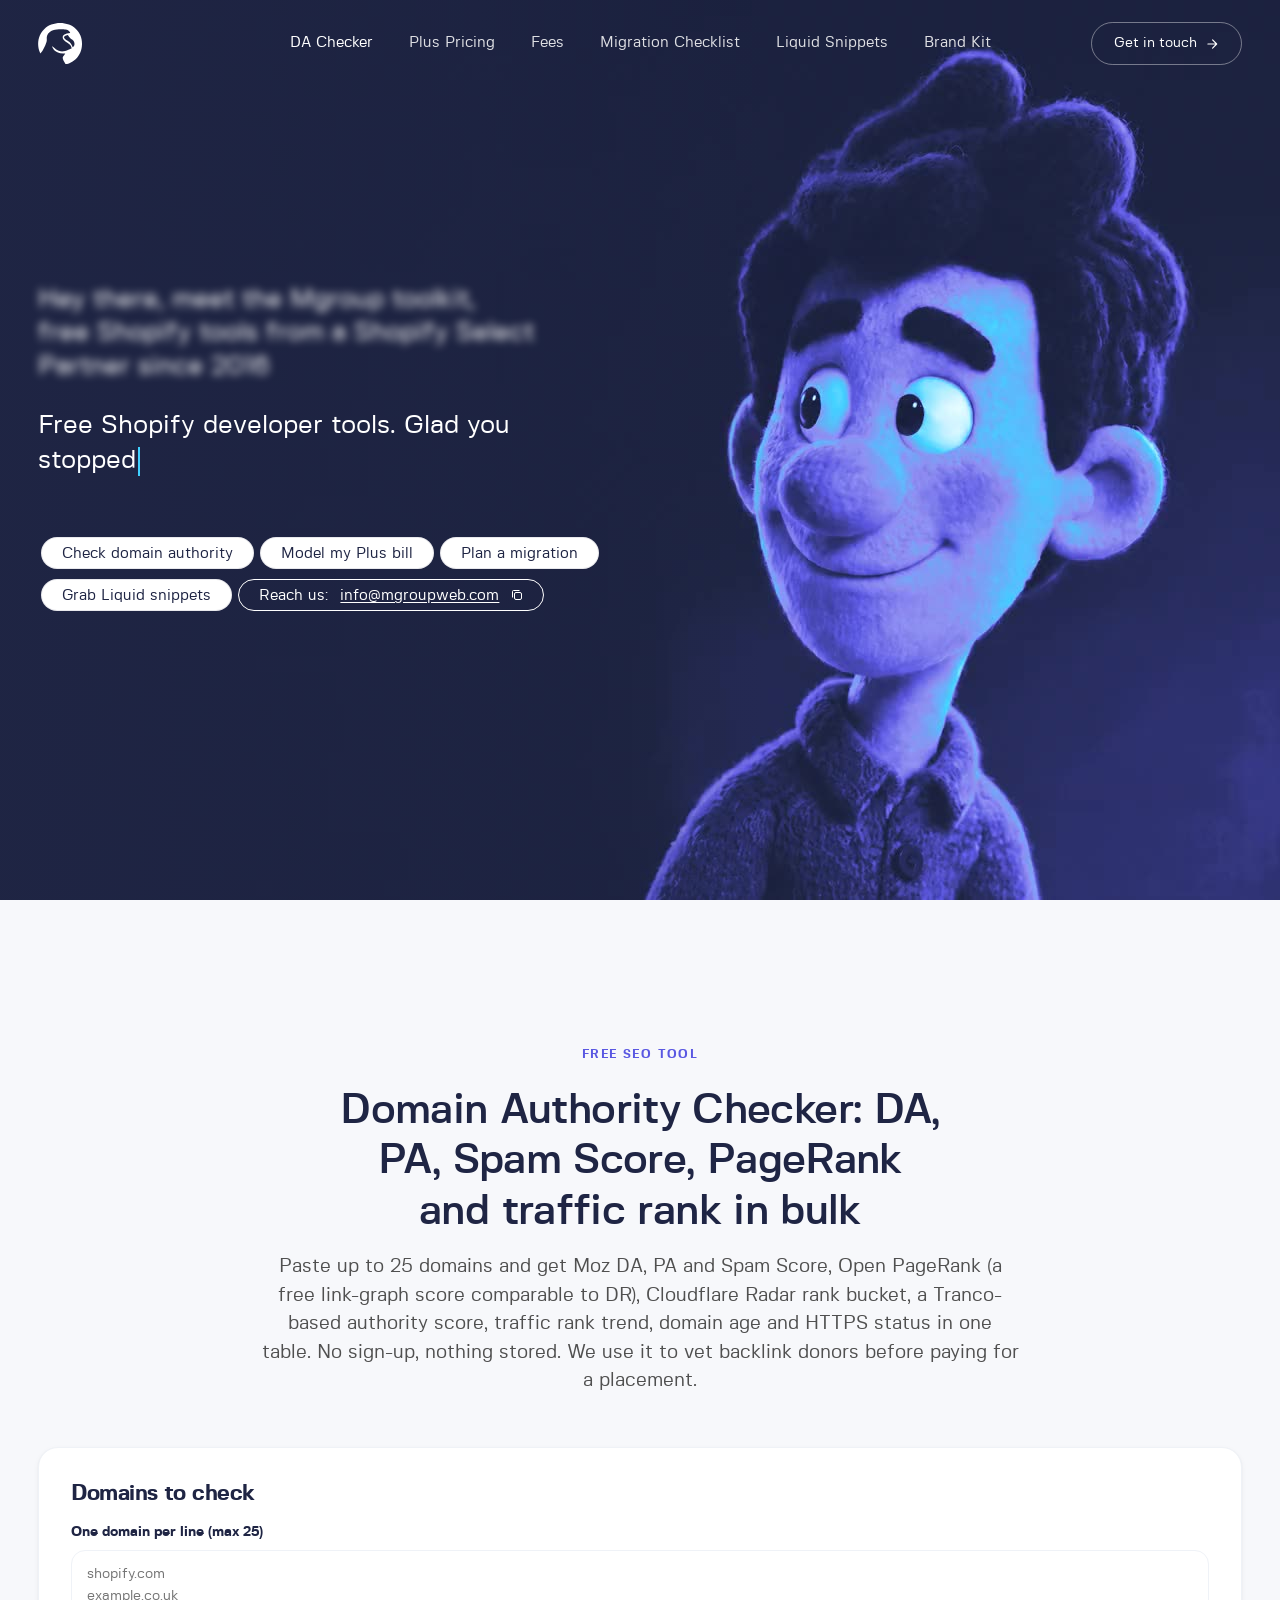
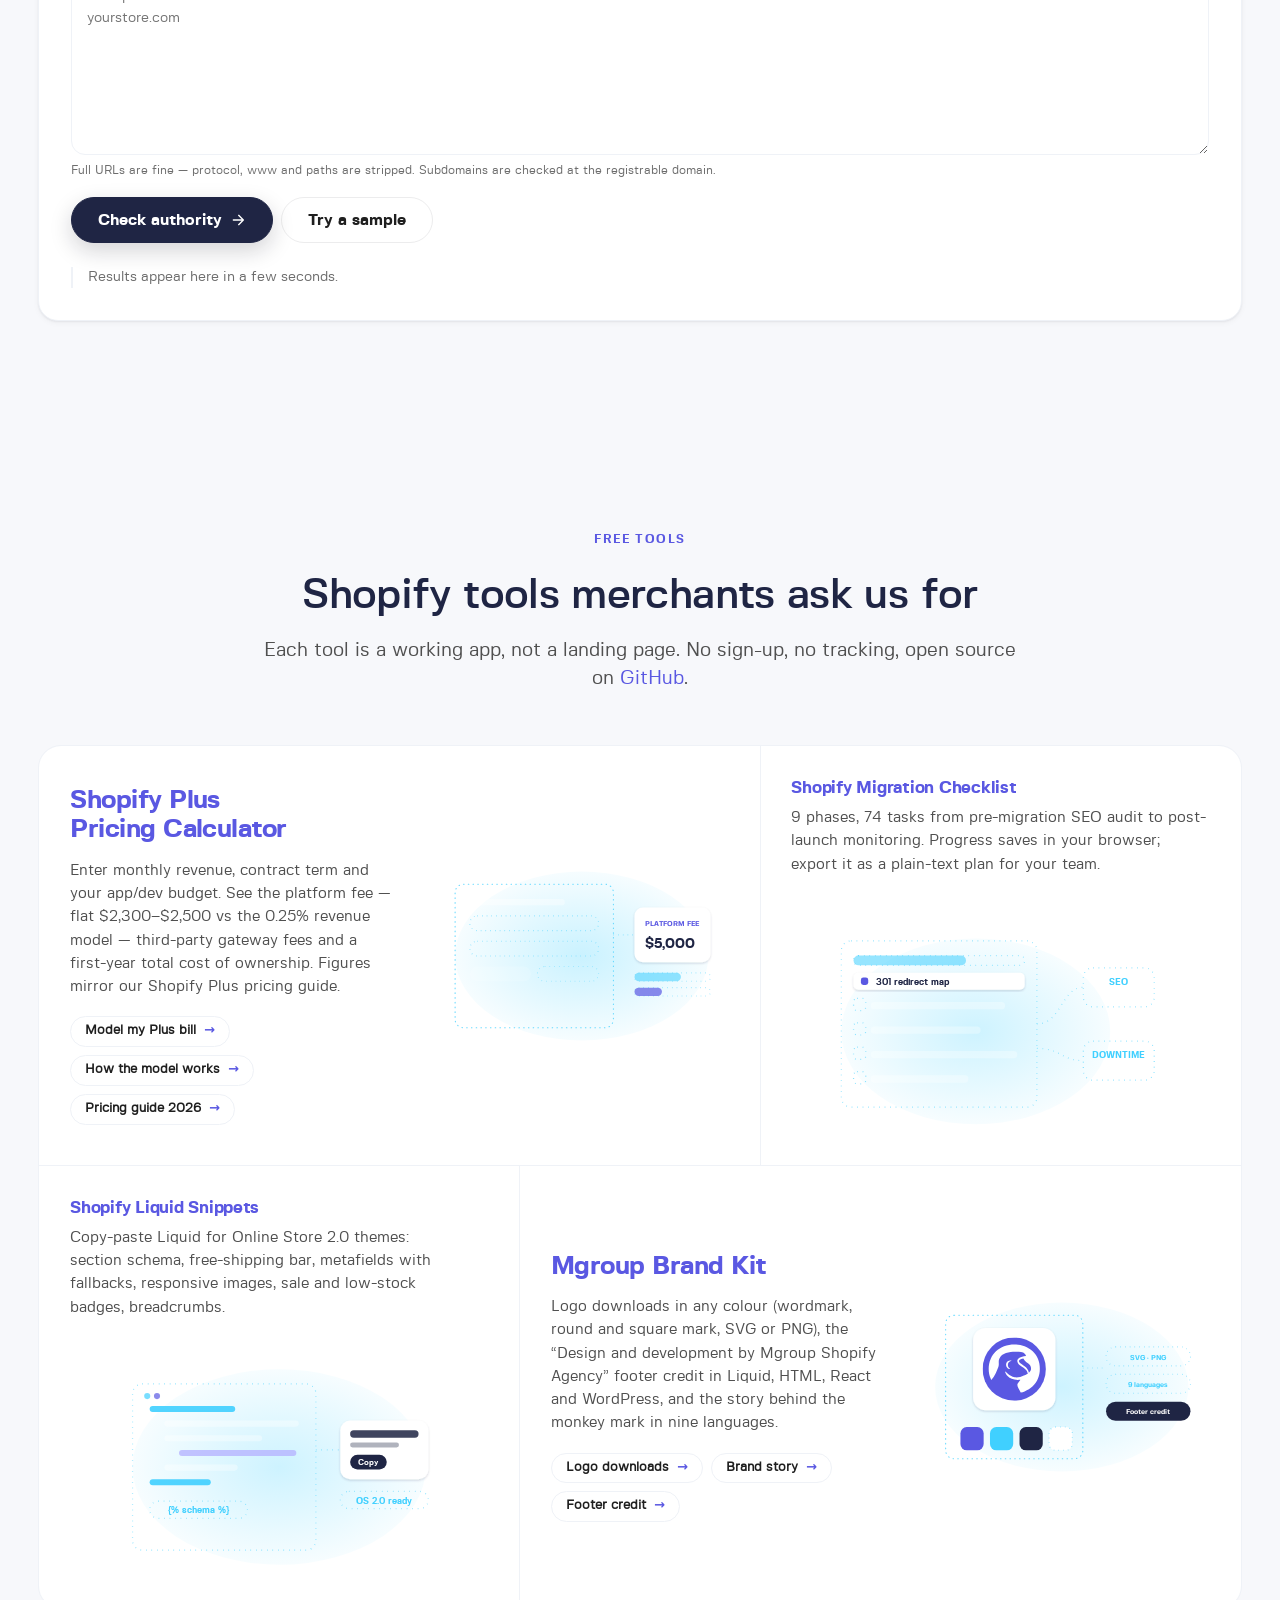
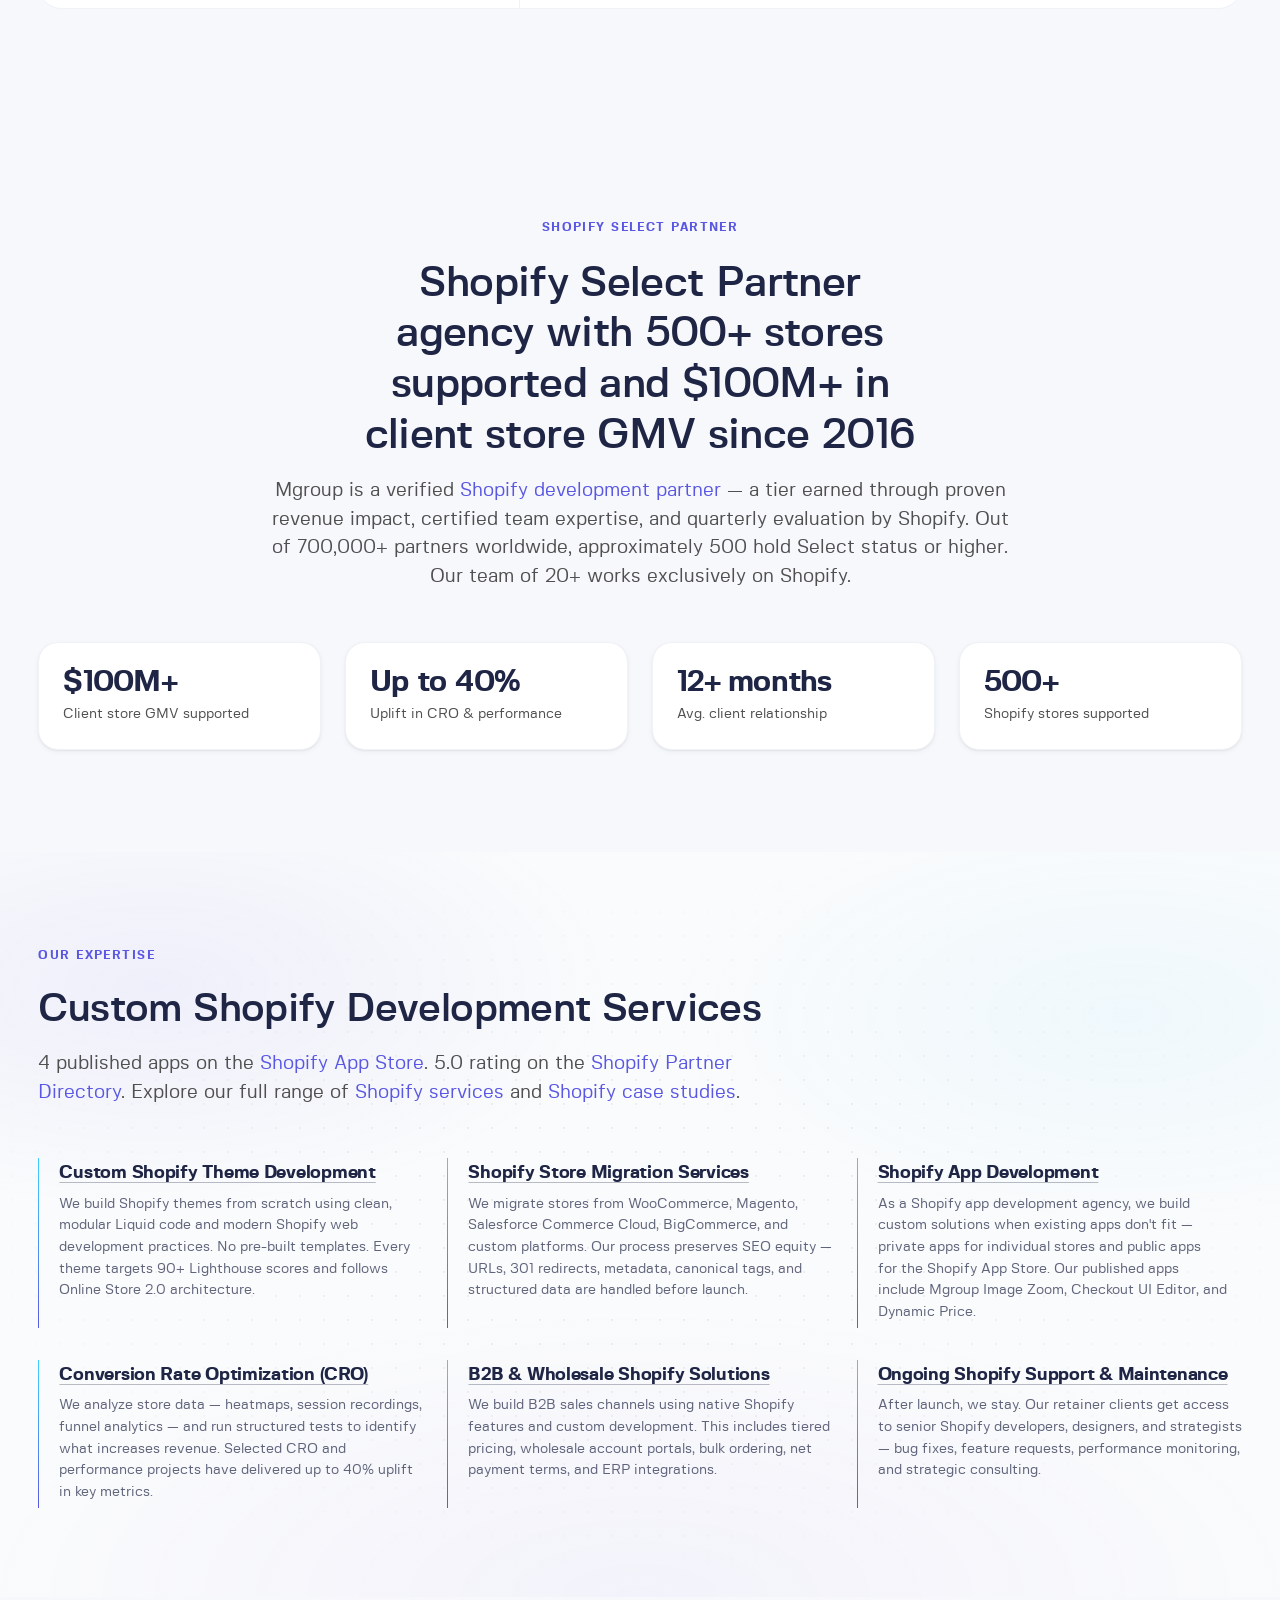
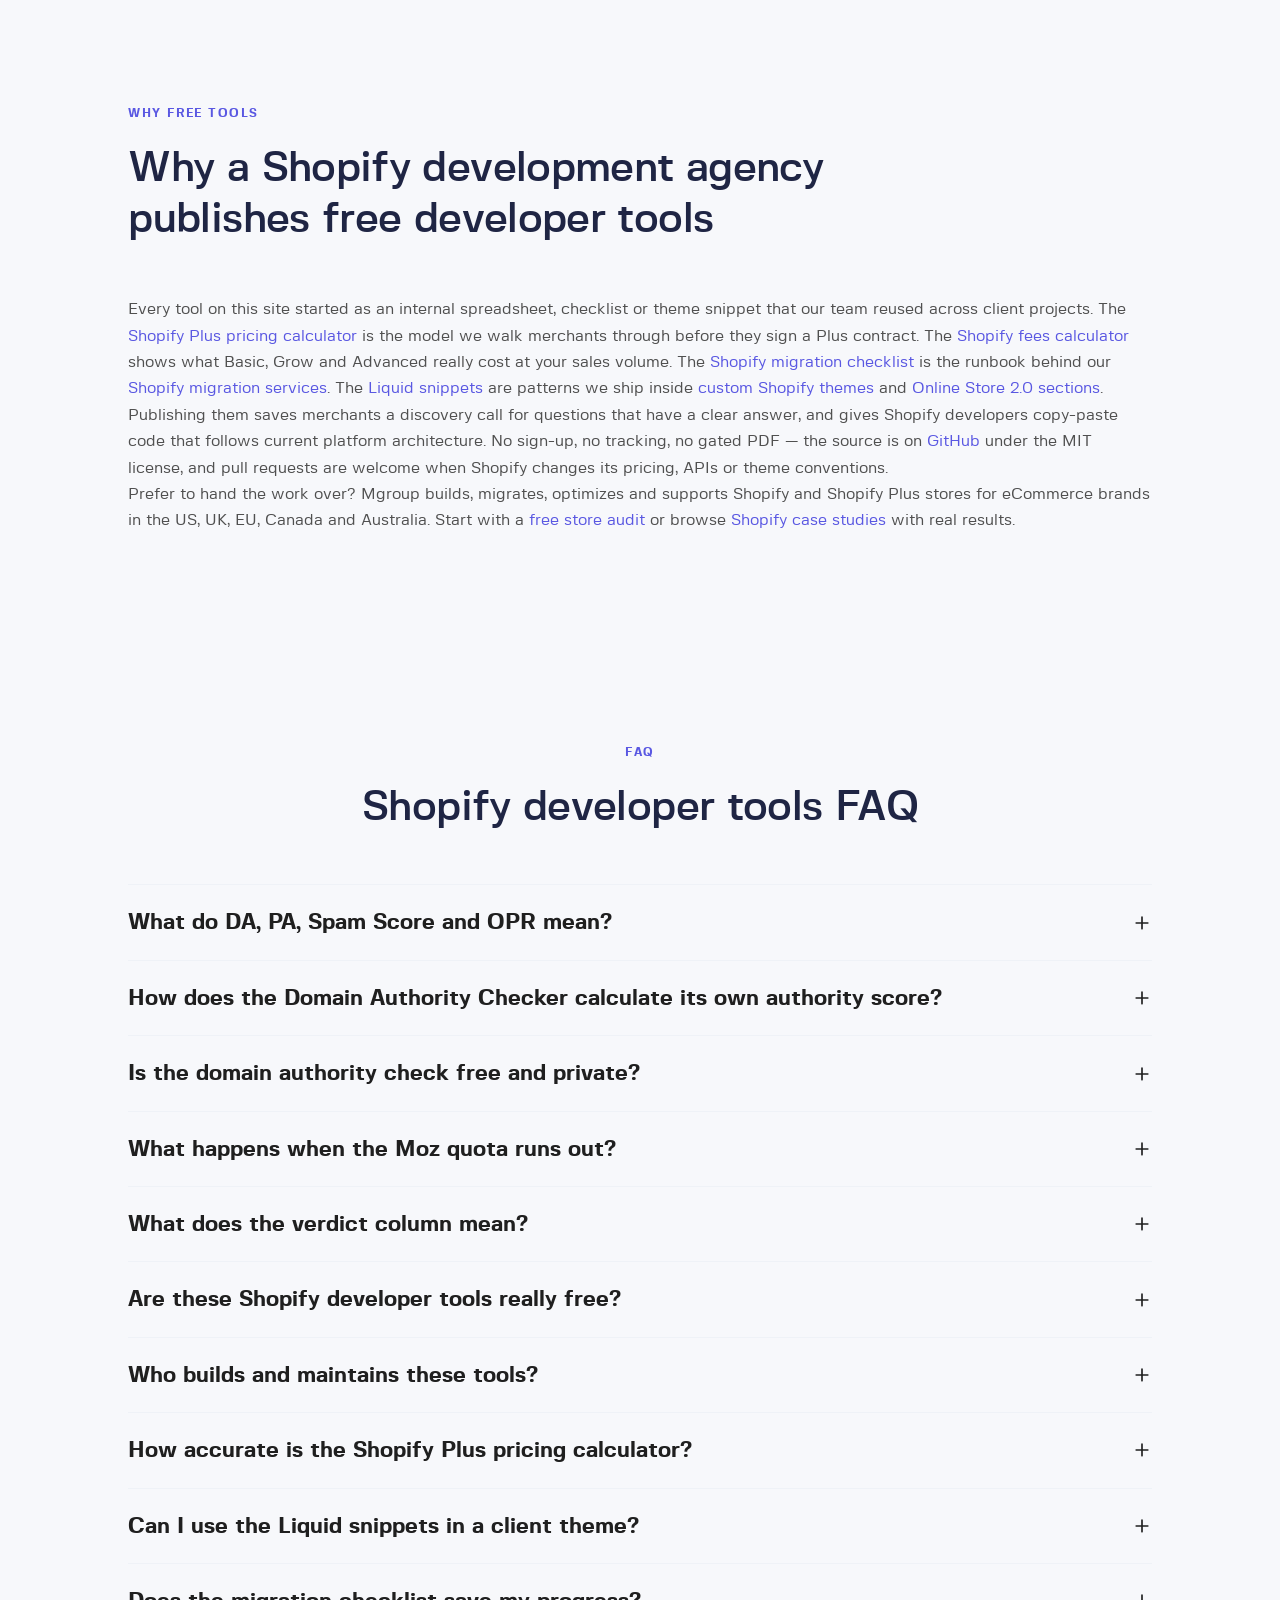
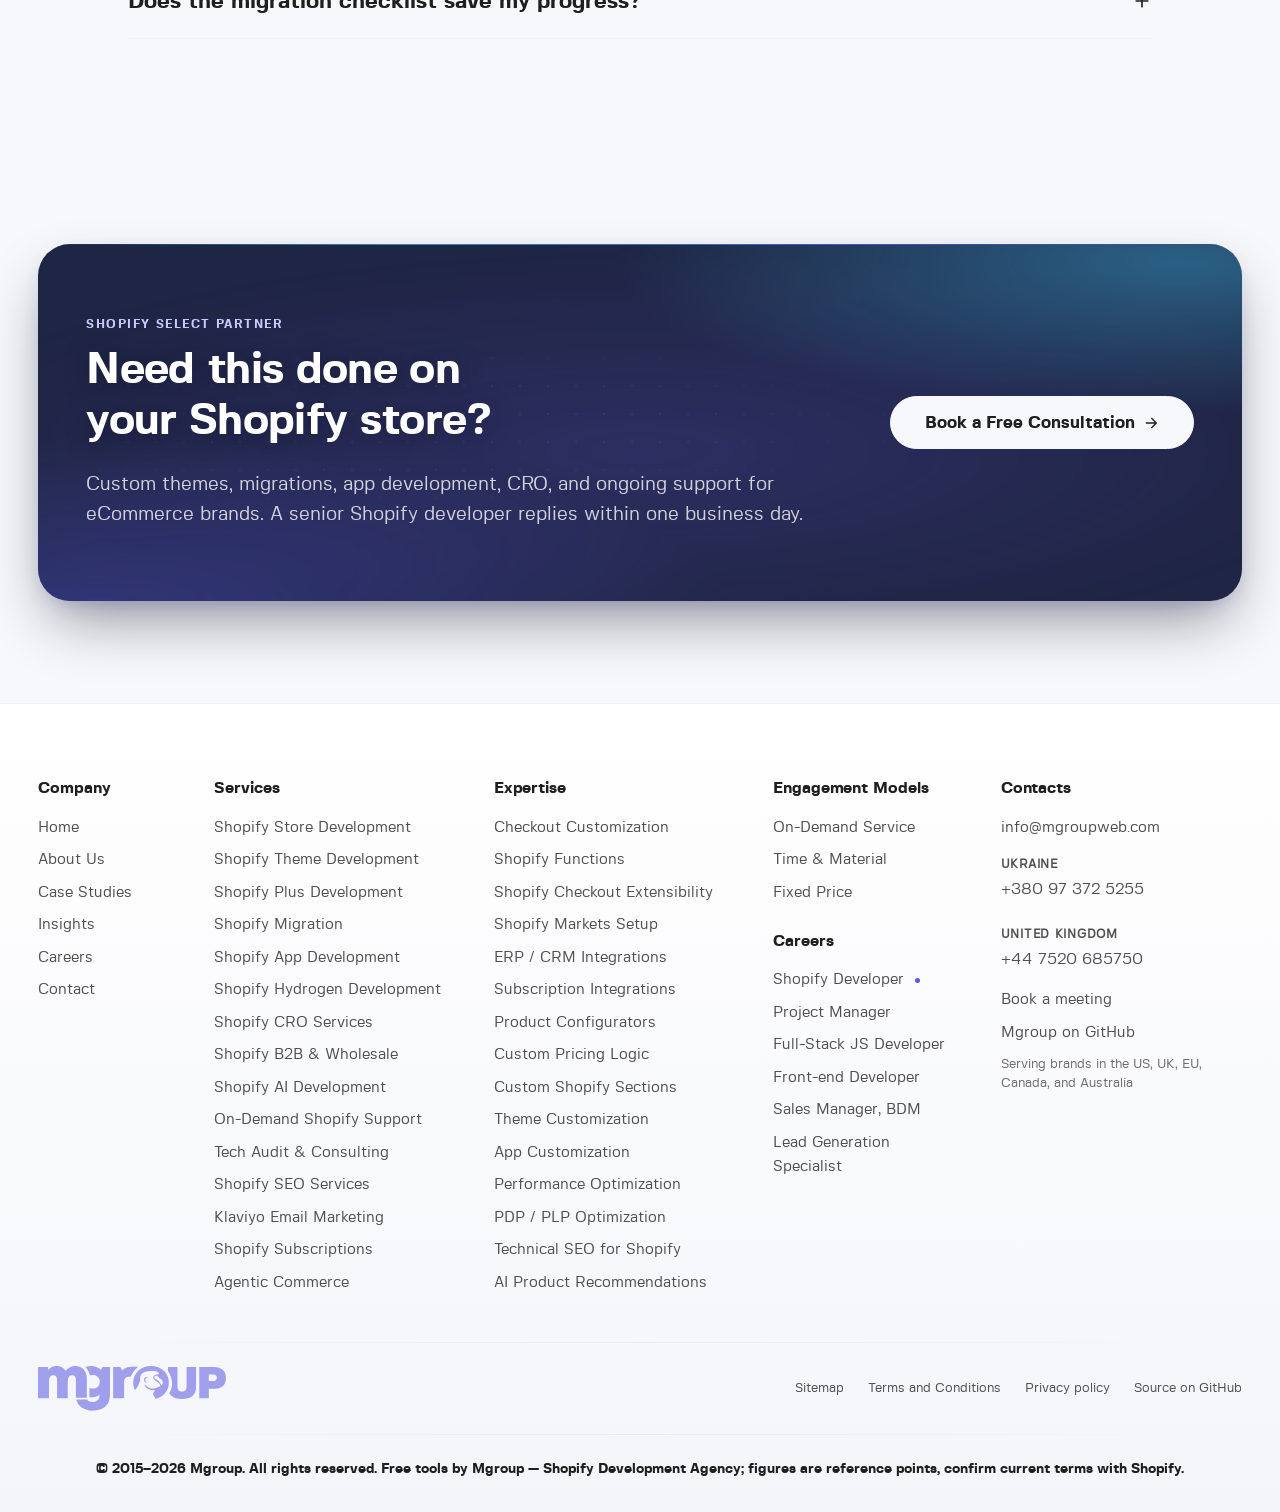
<file: index.html>
<!DOCTYPE html>
<html lang="en">
<head>
<meta charset="utf-8">
<meta name="viewport" content="width=device-width, initial-scale=1">
<meta name="google-site-verification" content="UxmGO-WXx2DRkSGT9gvWTwsmtmUIdBWs4fRpBk4ONsE">
<meta name="msvalidate.01" content="BE5C955C7502CD74549031795096844D">
<title>Free Shopify Developer Tools &amp; Domain Authority Checker | Mgroup</title>
<meta name="description" content="Free tools from Mgroup, a Shopify Select Partner since 2016: bulk domain authority checker (no sign-up), Shopify Plus pricing calculator, migration checklist and copy-paste Liquid snippets.">
<link rel="canonical" href="https://mgroupweb.github.io/">
<meta name="robots" content="index, follow, max-image-preview:large">
<meta name="theme-color" content="#1F2544">
<meta property="og:type" content="website">
<meta property="og:site_name" content="Mgroup Shopify Developer Tools">
<meta property="og:title" content="Free Shopify Developer Tools &amp; Domain Authority Checker | Mgroup">
<meta property="og:description" content="Free tools from Mgroup, a Shopify Select Partner since 2016: bulk domain authority checker (no sign-up), Shopify Plus pricing calculator, migration checklist and copy-paste Liquid snippets.">
<meta property="og:url" content="https://mgroupweb.github.io/">
<meta property="og:image" content="https://mgroupweb.github.io/assets/img/og.png">
<meta property="og:image:width" content="1200">
<meta property="og:image:height" content="630">
<meta name="twitter:card" content="summary_large_image">
<meta name="twitter:site" content="@MgroupWeb">
<meta name="twitter:title" content="Free Shopify Developer Tools &amp; Domain Authority Checker | Mgroup">
<meta name="twitter:description" content="Free tools from Mgroup, a Shopify Select Partner since 2016: bulk domain authority checker (no sign-up), Shopify Plus pricing calculator, migration checklist and copy-paste Liquid snippets.">
<meta name="twitter:image" content="https://mgroupweb.github.io/assets/img/og.png">
<link rel="icon" href="https://mgroupweb.github.io/favicon.ico" sizes="any">
<link rel="icon" href="assets/img/mark.svg" type="image/svg+xml">
<link rel="icon" type="image/png" sizes="32x32" href="assets/icons/favicon-32x32.png">
<link rel="icon" type="image/png" sizes="16x16" href="assets/icons/favicon-16x16.png">
<link rel="apple-touch-icon" sizes="180x180" href="assets/icons/apple-touch-icon.png">
<link rel="manifest" href="assets/icons/site.webmanifest">
<link rel="preload" href="assets/fonts/fivosans/fivosans-bold-webfont.woff2" as="font" type="font/woff2" crossorigin>
<link rel="preload" href="assets/fonts/fivosans/fivosans-regular-webfont.woff2" as="font" type="font/woff2" crossorigin>
<link rel="stylesheet" href="assets/css/main-shared.css?v=20261007c">
<link rel="stylesheet" href="assets/css/main-service.css?v=20261007c">
<link rel="stylesheet" href="assets/css/tools.css?v=20261007c">
<script type="application/ld+json">{"@context": "https://schema.org", "@graph": [{"@type": "WebSite", "@id": "https://mgroupweb.github.io/#website", "url": "https://mgroupweb.github.io/", "name": "Mgroup Shopify Developer Tools", "publisher": {"@id": "https://mgroupweb.com/#organization"}, "inLanguage": "en"}, {"@type": "Organization", "@id": "https://mgroupweb.com/#organization", "name": "Mgroup", "alternateName": ["Monkey Group", "Mgroup Shopify Agency", "MgroupWeb"], "legalName": "Monkey Group LLC", "url": "https://mgroupweb.com/", "slogan": [{"@language": "en", "@value": "The monkey as the evolution of intelligence. We grow your business from primitive to perfected."}, {"@language": "uk", "@value": "Мавпа як еволюція інтелекту. Розвиваємо ваш бізнес від примітивного до досконалого."}], "description": "Shopify Select Partner agency founded in 2015 in Zhytomyr, Ukraine, as Monkey Group. Builds, migrates and grows Shopify and Shopify Plus stores: theme and app development, migrations, B2B, CRO, SEO. 500+ stores supported, $100M+ in client store GMV since 2016.", "foundingDate": "2015", "foundingLocation": {"@type": "Place", "name": "Zhytomyr, Ukraine"}, "knowsAbout": ["Shopify", "Shopify Plus", "Shopify theme development", "Shopify app development", "eCommerce migration", "Shopify B2B", "Conversion rate optimization", "Shopify SEO", "Hydrogen headless commerce"], "logo": {"@type": "ImageObject", "@id": "https://mgroupweb.github.io/#logo-round", "url": "https://mgroupweb.github.io/assets/img/mark.svg", "contentUrl": "https://mgroupweb.github.io/assets/img/mark.svg", "encodingFormat": "image/svg+xml", "width": "540", "height": "540", "name": "Mgroup round mark", "creator": {"@id": "https://mgroupweb.com/#organization"}, "copyrightHolder": {"@id": "https://mgroupweb.com/#organization"}, "copyrightNotice": "© 2015–2026 Monkey Group LLC (Mgroup)", "creditText": "Mgroup", "license": "https://mgroupweb.github.io/footer-credit/#brand", "acquireLicensePage": "https://mgroupweb.github.io/footer-credit/#brand"}, "brand": {"@id": "https://mgroupweb.com/#brand"}, "sameAs": ["https://www.linkedin.com/company/mgroupweb/", "https://twitter.com/MgroupWeb", "https://www.facebook.com/mgroup.dp", "https://www.instagram.com/mgroupweb/", "https://www.shopify.com/partners/directory/partner/mgroup", "https://github.com/mgroupweb"]}, {"@type": "Person", "@id": "https://mgroupweb.com/author/oleh-stupak/", "name": "Oleh Stupak", "jobTitle": "CEO at MGROUP", "url": "https://mgroupweb.com/author/oleh-stupak/", "image": "https://mgroupweb.com/assets/media/2026/07/omgroup-150x150.webp", "worksFor": {"@id": "https://mgroupweb.com/#organization"}, "sameAs": ["https://www.linkedin.com/in/olehstupak/"]}, {"@type": "CollectionPage", "url": "https://mgroupweb.github.io/", "name": "Free Shopify Developer Tools by Mgroup", "isPartOf": {"@id": "https://mgroupweb.github.io/#website"}, "about": {"@id": "https://mgroupweb.com/#organization"}, "description": "Practical, no-login tools we use in real Shopify projects, built and maintained by Mgroup, a Shopify development agency and certified Shopify Select Partner since 2016: bulk domain authority checker, Shopify Plus pricing calculator, Shopify migration checklist and Liquid snippets.", "datePublished": "2026-09-11", "dateModified": "2026-10-07", "author": {"@id": "https://mgroupweb.com/author/oleh-stupak/"}, "publisher": {"@id": "https://mgroupweb.com/#organization"}, "inLanguage": "en", "hasPart": [{"@type": "WebApplication", "name": "Domain Authority Checker", "url": "https://mgroupweb.github.io/#authority", "applicationCategory": "SEO tool", "operatingSystem": "Any", "offers": {"@type": "Offer", "price": "0", "priceCurrency": "USD"}}, {"@type": "WebApplication", "name": "Shopify Plus Pricing Calculator", "url": "https://mgroupweb.github.io/shopify-plus-pricing-calculator/"}, {"@type": "WebApplication", "name": "Shopify Fees Calculator", "url": "https://mgroupweb.github.io/shopify-fees-calculator/"}, {"@type": "HowTo", "name": "Shopify Migration Checklist", "url": "https://mgroupweb.github.io/shopify-migration-checklist/"}, {"@type": "TechArticle", "name": "Shopify Liquid Snippets", "url": "https://mgroupweb.github.io/shopify-liquid-snippets/"}]}, {"@type": "FAQPage", "mainEntity": [{"@type": "Question", "name": "What do DA, PA, Spam Score and OPR mean?", "acceptedAnswer": {"@type": "Answer", "text": "DA (Domain Authority) and PA (Page Authority) are Moz's 1–100 predictions of how well a domain or page will rank, built from its link profile; Spam Score is Moz's 0–100% estimate of how similar a site is to sites Google has penalised. OPR is Open PageRank, a 0–10 PageRank calculated on the open Common Crawl link graph — a free, independent counterpart to Ahrefs DR. Different indexes, so the numbers rarely match — use them together, not in isolation."}}, {"@type": "Question", "name": "How does the Domain Authority Checker calculate its own authority score?", "acceptedAnswer": {"@type": "Answer", "text": "The authority score is 100 minus 10 times the base-10 logarithm of the domain's position in the Tranco list, a research-grade ranking of the most visited domains built from several traffic sources. Rank 1 scores 100, rank 1,000 scores 70, rank 1,000,000 scores 40. It is a traffic-based proxy comparable in spirit to Moz DA or Ahrefs DR, but it is not those metrics and does not measure backlinks."}}, {"@type": "Question", "name": "Is the domain authority check free and private?", "acceptedAnswer": {"@type": "Answer", "text": "Yes. Up to 25 domains per run, no sign-up and no API key. Traffic rank and domain age are fetched by your browser directly from the public Tranco API and registry RDAP; DA, PA, Spam and Radar rank pass through Mgroup's proxy, which caches results and does not log who checked what."}}, {"@type": "Question", "name": "What happens when the Moz quota runs out?", "acceptedAnswer": {"@type": "Answer", "text": "The free Moz tier gives a small monthly allowance, so the checker shows how many rows are left, serves DA/PA/Spam from a 30-day cache for domains seen recently, and falls back to Cloudflare Radar's domain-ranking bucket plus the Tranco-based authority score for everything else. A banner tells you when that fallback is active."}}, {"@type": "Question", "name": "What does the verdict column mean?", "acceptedAnswer": {"@type": "Answer", "text": "Strong means a well-ranked, established domain with no warning flags. Moderate and Low describe weaker traffic. Weak, Unranked and Avoid usually point to link farms, expired domains or brand-new sites — always confirm that a site links out with dofollow and has real editorial content before paying for a placement."}}, {"@type": "Question", "name": "Are these Shopify developer tools really free?", "acceptedAnswer": {"@type": "Answer", "text": "Yes. Every tool on mgroupweb.github.io is free, needs no account and sets no tracking cookies. The code is open source under the MIT license on GitHub."}}, {"@type": "Question", "name": "Who builds and maintains these tools?", "acceptedAnswer": {"@type": "Answer", "text": "Mgroup, a Shopify development agency and certified Shopify Select Partner since 2016 with a team of 20+ working exclusively on Shopify. The tools reflect the same figures, checklists and code patterns we use on client projects."}}, {"@type": "Question", "name": "How accurate is the Shopify Plus pricing calculator?", "acceptedAnswer": {"@type": "Answer", "text": "It models the published structure of Shopify Plus pricing — a flat base fee of about $2,300–$2,500 per month, a 0.25% revenue-based fee above roughly $800k in monthly sales, a reported $40,000 monthly cap and the extra fee for third-party gateways. Shopify revises terms periodically, so confirm current numbers with Shopify before you sign."}}, {"@type": "Question", "name": "Can I use the Liquid snippets in a client theme?", "acceptedAnswer": {"@type": "Answer", "text": "Yes. The snippets are MIT licensed and written for Online Store 2.0 themes. Test them in a duplicate theme first and adapt class names to your theme's CSS."}}, {"@type": "Question", "name": "Does the migration checklist save my progress?", "acceptedAnswer": {"@type": "Answer", "text": "Progress is stored in your browser's localStorage only — nothing is sent to a server. Use \"Copy as plan\" to export the checklist as plain text for your team or project tracker."}}]}]}</script>
</head>
<body class="is-page-inner service-page tools-page">
<nav class="hero-nav hero-nav--on-dark" aria-label="Primary">
  <a class="hero-nav__logo" href="./" aria-label="Mgroup Shopify Developer Tools — home"><span class="hero-nav__logo-mark" aria-hidden="true"><svg viewBox="0 0 68 64" fill="none" xmlns="http://www.w3.org/2000/svg" aria-hidden="true"><path d="M2.81379 19.4222C4.44167 15.5546 6.84496 12.0652 9.87395 9.17135C12.9882 6.2424 16.6393 3.94925 20.6242 2.4194C29.3958 -0.804248 39.0202 -0.804248 47.7918 2.4194C51.7901 3.94488 55.4544 6.23825 58.5797 9.17135C61.5854 12.077 63.9743 15.5641 65.6023 19.4222C67.2696 23.5452 68.0831 27.9662 67.9933 32.4155C68.0702 36.8612 67.2438 41.2759 65.5646 45.3898C63.9546 49.254 61.578 52.7483 58.5797 55.6596C55.4594 58.5993 51.7938 60.8936 47.7918 62.4116C46.132 63.0696 44.4186 63.5822 42.6708 63.9435V63.7922C40.1292 58.7424 37.2109 55.2813 38.5665 52.312C39.4137 50.4207 42.9156 46.9785 41.9742 47.092C25.5005 48.7942 21.415 36.7655 22.0928 36.1224C22.7705 35.4794 26.6866 42.099 34.7258 43.6877C41.4094 45.0683 52.0279 38.9405 52.0279 38.9405C51.4442 33.0585 45.2501 30.7133 42.0119 28.0655C34.8011 22.1457 37.8887 16.5664 49.5427 15.3748C50.3711 15.2803 47.66 10.325 43.085 10.0792C36.4014 9.682 18.8733 8.05548 14.3172 18.9872C12.4344 23.5074 14.8067 25.3798 12.6039 31.0727C10.8906 35.4794 8.3678 42.4205 3.64219 47.1298C3.34096 46.5624 3.05853 45.9761 2.79494 45.352C1.06866 41.2608 0.19101 36.859 0.215637 32.4155C0.191383 27.9518 1.07554 23.5302 2.81379 19.4222ZM46.1162 18.59C32.1841 21.8053 47.0575 27.4414 49.6368 30.4864C51.5504 32.4605 52.8969 34.9176 53.5341 37.5977C54.3351 37.0506 55.0067 36.3334 55.5013 35.4967C55.9958 34.66 56.3012 33.7243 56.3958 32.7559C56.6217 26.6092 51.689 25.0772 50.2205 23.829C48.545 22.3494 47.1539 20.5737 46.1162 18.59Z" fill="currentColor"/></svg></span></a>
  <div class="hero-nav__menu" id="nav-menu">
    <div class="hero-nav__menu-bar" aria-hidden="true"><a class="hero-nav__menu-logo" href="./" aria-label="Mgroup home"><svg viewBox="0 0 68 64" fill="none" xmlns="http://www.w3.org/2000/svg" aria-hidden="true"><path d="M2.81379 19.4222C4.44167 15.5546 6.84496 12.0652 9.87395 9.17135C12.9882 6.2424 16.6393 3.94925 20.6242 2.4194C29.3958 -0.804248 39.0202 -0.804248 47.7918 2.4194C51.7901 3.94488 55.4544 6.23825 58.5797 9.17135C61.5854 12.077 63.9743 15.5641 65.6023 19.4222C67.2696 23.5452 68.0831 27.9662 67.9933 32.4155C68.0702 36.8612 67.2438 41.2759 65.5646 45.3898C63.9546 49.254 61.578 52.7483 58.5797 55.6596C55.4594 58.5993 51.7938 60.8936 47.7918 62.4116C46.132 63.0696 44.4186 63.5822 42.6708 63.9435V63.7922C40.1292 58.7424 37.2109 55.2813 38.5665 52.312C39.4137 50.4207 42.9156 46.9785 41.9742 47.092C25.5005 48.7942 21.415 36.7655 22.0928 36.1224C22.7705 35.4794 26.6866 42.099 34.7258 43.6877C41.4094 45.0683 52.0279 38.9405 52.0279 38.9405C51.4442 33.0585 45.2501 30.7133 42.0119 28.0655C34.8011 22.1457 37.8887 16.5664 49.5427 15.3748C50.3711 15.2803 47.66 10.325 43.085 10.0792C36.4014 9.682 18.8733 8.05548 14.3172 18.9872C12.4344 23.5074 14.8067 25.3798 12.6039 31.0727C10.8906 35.4794 8.3678 42.4205 3.64219 47.1298C3.34096 46.5624 3.05853 45.9761 2.79494 45.352C1.06866 41.2608 0.19101 36.859 0.215637 32.4155C0.191383 27.9518 1.07554 23.5302 2.81379 19.4222ZM46.1162 18.59C32.1841 21.8053 47.0575 27.4414 49.6368 30.4864C51.5504 32.4605 52.8969 34.9176 53.5341 37.5977C54.3351 37.0506 55.0067 36.3334 55.5013 35.4967C55.9958 34.66 56.3012 33.7243 56.3958 32.7559C56.6217 26.6092 51.689 25.0772 50.2205 23.829C48.545 22.3494 47.1539 20.5737 46.1162 18.59Z" fill="currentColor"/></svg></a></div>
    <ul class="hero-nav__links">
      <li><a href="./#authority" aria-current="page">DA Checker</a></li>
      <li><a href="./shopify-plus-pricing-calculator/">Plus Pricing</a></li>
      <li><a href="./shopify-fees-calculator/">Fees</a></li>
      <li><a href="./shopify-migration-checklist/">Migration Checklist</a></li>
      <li><a href="./shopify-liquid-snippets/">Liquid Snippets</a></li>
      <li><a href="./footer-credit/">Brand Kit</a></li>
    </ul>
    <a class="hero-nav__cta" href="https://mgroupweb.com/grow-ecommerce-business/">Get in touch<svg width="14" height="14" viewBox="0 0 24 24" fill="none" aria-hidden="true"><path d="M5 12h14M13 5l7 7-7 7" stroke="currentColor" stroke-width="2" stroke-linecap="round" stroke-linejoin="round"/></svg></a>
  </div>
  <button class="hero-nav__burger" id="nav-burger" type="button" aria-expanded="false" aria-controls="nav-menu" aria-label="Open menu"><svg class="menuicon" xmlns="http://www.w3.org/2000/svg" width="40" height="40" viewBox="0 0 50 50" aria-hidden="true"><title>Toggle Menu</title><g><line class="menuicon__bar" x1="13" y1="16.5" x2="37" y2="16.5"></line><line class="menuicon__bar" x1="13" y1="24.5" x2="37" y2="24.5"></line><line class="menuicon__bar" x1="13" y1="32.5" x2="37" y2="32.5"></line><circle class="menuicon__circle" r="23" cx="25" cy="25"></circle></g></svg></button>
</nav>
<section class="fx-hero" aria-labelledby="page-title">
  <video class="fx-hero__video" muted playsinline preload="none" poster="assets/media/hero-aria-poster.jpg" data-src="assets/media/hero-aria.mp4?v=20261007c" aria-hidden="true" tabindex="-1"></video>
  <div class="fx-hero__veil" aria-hidden="true"></div>
  <div class="fx-hero__content">
    <p class="fx-hero__intro" aria-hidden="true">Hey there, meet the Mgroup toolkit,<br>free Shopify tools from a Shopify Select Partner since 2016</p>
    <h1 class="fx-type" id="page-title">Free Shopify developer tools. Glad you stopped in: pick one, run your numbers, then tell us what we are building.</h1>
    <div class="fx-pills"><a class="fx-pill fx-pill--solid" href="#authority">Check domain authority</a><a class="fx-pill fx-pill--solid" href="shopify-plus-pricing-calculator/">Model my Plus bill</a><a class="fx-pill fx-pill--solid" href="shopify-migration-checklist/">Plan a migration</a><a class="fx-pill fx-pill--solid" href="shopify-liquid-snippets/">Grab Liquid snippets</a><button class="fx-pill fx-pill--outline" type="button" data-copy="info@mgroupweb.com">Reach us: <u>info@mgroupweb.com</u><svg viewBox="0 0 12 12" fill="none" aria-hidden="true"><rect x="3.5" y="3.5" width="7" height="7" rx="1.5" stroke="currentColor"/><path d="M8.5 1.5h-6a1 1 0 0 0-1 1v6" stroke="currentColor"/></svg></button></div>
    <p class="fx-sr" aria-live="polite" role="status"><span class="fx-copy-status"></span></p>
  </div>
</section>

<main id="main">

  <section class="section" id="authority" aria-labelledby="authority-title">
    <div class="container">
      <header class="section__head section__head--center">
        <span class="eyebrow">Free SEO tool</span>
        <h2 class="section__title" id="authority-title">Domain Authority Checker: DA, PA, Spam Score, PageRank and traffic rank in bulk</h2>
        <p class="section__lead">Paste up to 25 domains and get Moz DA, PA and Spam Score, Open PageRank (a free link-graph score comparable to DR), Cloudflare Radar rank bucket, a Tranco-based authority score, traffic rank trend, domain age and HTTPS status in one table. No sign-up, nothing stored. We use it to vet backlink donors before paying for a placement.</p>
      </header>
      <div class="tool tool--wide">
        <form class="panel" id="auth-form" novalidate>
          <h2>Domains to check</h2>
          <div class="field">
            <label for="auth-input">One domain per line (max 25)</label>
            <textarea class="input" id="auth-input" rows="8" placeholder="shopify.com&#10;example.co.uk&#10;yourstore.com" spellcheck="false" autocomplete="off"></textarea>
            <p class="hint">Full URLs are fine — protocol, www and paths are stripped. Subdomains are checked at the registrable domain.</p>
          </div>
          <div class="toolbar"><button class="btn btn--dark" type="submit" id="auth-run">Check authority<svg viewBox="0 0 24 24" fill="none" aria-hidden="true"><path d="M5 12h14M13 5l7 7-7 7" stroke="currentColor" stroke-width="2" stroke-linecap="round" stroke-linejoin="round"/></svg></button><button class="btn btn--ghost" type="button" id="auth-sample">Try a sample</button></div>
          <p class="note" id="auth-status" aria-live="polite">Results appear here in a few seconds.</p>
        </form>
        <div class="panel" id="auth-results" hidden>
          <div class="alert" id="auth-alert" role="status" aria-live="polite" hidden></div>
          <div class="result-hero" id="auth-summary"></div>
          <div class="tools-table-wrap"><table class="tools-table auth-table"><thead><tr><th scope="col">Domain</th><th scope="col" title="Moz Domain Authority">DA</th><th scope="col" title="Moz Page Authority">PA</th><th scope="col" title="Moz Spam Score">Spam</th><th scope="col" title="Open PageRank 0–10, link-graph score built on Common Crawl">OPR</th><th scope="col" title="Cloudflare Radar domain ranking bucket">Radar</th><th scope="col" title="Tranco-based authority">Authority</th><th scope="col">Tranco rank</th><th scope="col">30-day</th><th scope="col">Age</th><th scope="col">HTTPS</th><th scope="col">Verdict</th></tr></thead><tbody id="auth-tbody"></tbody></table></div>
          <div class="toolbar"><button class="btn btn--ghost btn--sm" type="button" id="auth-copy">Copy CSV</button><button class="btn btn--ghost btn--sm" type="button" id="auth-download">Download CSV</button></div>
          <p class="note">DA, PA and Spam Score come from the Moz API (free tier, cached 30 days); OPR is Open PageRank, a 0–10 PageRank computed on the Common Crawl link graph — the closest free analogue of Ahrefs DR; Radar is Cloudflare's domain-ranking bucket (top 200 … top 1M) and keeps working when the Moz quota is spent. Authority = 100 − 10·log₁₀(Tranco rank): rank 1 → 100, rank 1,000 → 70, rank 1,000,000 → 40 — a traffic-based score that works even when the proxy is offline, but it does not see backlinks. Before buying a link, also check that the site's articles link out with dofollow. Read our <a href="https://mgroupweb.com/blogs/shopify-partner-directory/">guide to vetting a Shopify agency</a> or ask Mgroup's <a href="https://mgroupweb.com/services/shopify-seo-ecommerce-marketing/">Shopify SEO team</a>.</p>
        </div>
      </div>
    </div>
  </section>

  <section class="section" id="tools" aria-labelledby="tools-title">
    <div class="container">
      <header class="section__head section__head--center">
        <span class="eyebrow">Free tools</span>
        <h2 class="section__title section__title--wide" id="tools-title">Shopify tools merchants ask us for</h2>
        <p class="section__lead">Each tool is a working app, not a landing page. No sign-up, no tracking, open source on <a href="https://github.com/mgroupweb/mgroupweb.github.io">GitHub</a>.</p>
      </header>
      <div class="bento bento--staggered">
        <article class="bento__cell bento__cell--hero">
          <div class="bento__body">
            <h3 class="bento__title bento__title--lg"><a href="shopify-plus-pricing-calculator/">Shopify Plus Pricing Calculator</a></h3>
            <p class="bento__desc">Enter monthly revenue, contract term and your app/dev budget. See the platform fee — flat $2,300–$2,500 vs the 0.25% revenue model — third-party gateway fees and a first-year total cost of ownership. Figures mirror our Shopify Plus pricing guide.</p>
            <ul class="bento__chips">
              <li><a href="shopify-plus-pricing-calculator/">Model my Plus bill <span aria-hidden="true">→</span></a></li>
              <li><a href="shopify-plus-pricing-calculator/#how">How the model works <span aria-hidden="true">→</span></a></li>
              <li><a href="https://mgroupweb.com/blogs/shopify-plus-pricing-cost/">Pricing guide 2026 <span aria-hidden="true">→</span></a></li>
            </ul>
          </div>
          <div class="bento__visual" aria-hidden="true"><svg viewBox="0 0 280 180" xmlns="http://www.w3.org/2000/svg" font-family="Fivo, 'Fivo Sans Bold', system-ui, sans-serif">
      <defs><radialGradient id="bv-calc-halo" cx=".5" cy=".5" r=".6"><stop offset="0" stop-color="#40D0FF" stop-opacity="0.28"/><stop offset="1" stop-color="#40D0FF" stop-opacity="0"/></radialGradient><filter id="bv-calc-sh"><feDropShadow dx="0" dy="1" stdDeviation="1" flood-color="#1F2544" flood-opacity="0.18"/></filter></defs>
      <ellipse cx="140" cy="90" rx="120" ry="80" fill="url(#bv-calc-halo)"/>
      <rect x="20" y="22" width="150" height="136" rx="8" fill="none" stroke="#40D0FF" stroke-opacity="0.8" stroke-dasharray="0.5 4" stroke-linecap="round"/>
      <rect x="34" y="36" width="90" height="6" rx="3" fill="#FFFFFF" fill-opacity="0.35"/>
      <rect x="34" y="52" width="122" height="14" rx="7" fill="none" stroke="#40D0FF" stroke-opacity="0.8" stroke-dasharray="0.5 4"/>
      <rect x="34" y="76" width="122" height="14" rx="7" fill="none" stroke="#40D0FF" stroke-opacity="0.8" stroke-dasharray="0.5 4"/>
      <rect x="34" y="100" width="58" height="14" rx="7" fill="#FFFFFF" fill-opacity="0.12"/><rect x="98" y="100" width="58" height="14" rx="7" fill="none" stroke="#40D0FF" stroke-opacity="0.6" stroke-dasharray="0.5 4"/>
      <line x1="170" y1="70" x2="190" y2="70" stroke="#40D0FF" stroke-opacity="0.7" stroke-dasharray="0.5 4"/>
      <g filter="url(#bv-calc-sh)"><rect x="190" y="44" width="72" height="52" rx="8" fill="#FFFFFF"/></g>
      <text x="200" y="62" font-size="7" font-weight="700" fill="#5A58E2">PLATFORM FEE</text>
      <text x="200" y="82" font-size="13" font-weight="700" fill="#1F2544">$5,000</text>
      <rect x="190" y="106" width="72" height="8" rx="4" fill="none" stroke="#40D0FF" stroke-opacity="0.7" stroke-dasharray="0.5 4"/>
      <rect x="190" y="106" width="44" height="8" rx="4" fill="#40D0FF" fill-opacity="0.55"/>
      <rect x="190" y="120" width="72" height="8" rx="4" fill="none" stroke="#40D0FF" stroke-opacity="0.7" stroke-dasharray="0.5 4"/>
      <rect x="190" y="120" width="26" height="8" rx="4" fill="#5A58E2" fill-opacity="0.7"/>
    </svg></div>
        </article>
        <article class="bento__cell">
          <h3 class="bento__title"><a href="shopify-migration-checklist/">Shopify Migration Checklist</a></h3>
          <p class="bento__desc">9 phases, 74 tasks from pre-migration SEO audit to post-launch monitoring. Progress saves in your browser; export it as a plain-text plan for your team.</p>
          <div class="bento__visual" aria-hidden="true"><svg viewBox="0 0 280 180" xmlns="http://www.w3.org/2000/svg" font-family="Fivo, 'Fivo Sans Bold', system-ui, sans-serif">
      <defs><radialGradient id="bv-chk-halo" cx=".5" cy=".5" r=".6"><stop offset="0" stop-color="#40D0FF" stop-opacity="0.26"/><stop offset="1" stop-color="#40D0FF" stop-opacity="0"/></radialGradient><filter id="bv-chk-sh"><feDropShadow dx="0" dy="1" stdDeviation="1" flood-color="#1F2544" flood-opacity="0.18"/></filter></defs>
      <ellipse cx="120" cy="96" rx="110" ry="76" fill="url(#bv-chk-halo)"/>
      <rect x="10" y="22" width="160" height="136" rx="8" fill="none" stroke="#40D0FF" stroke-opacity="0.8" stroke-dasharray="0.5 4"/>
      <rect x="20" y="34" width="140" height="8" rx="4" fill="none" stroke="#40D0FF" stroke-opacity="0.7" stroke-dasharray="0.5 4"/><rect x="20" y="34" width="92" height="8" rx="4" fill="#40D0FF" fill-opacity="0.55"/>
      <g filter="url(#bv-chk-sh)"><rect x="20" y="48" width="140" height="14" rx="4" fill="#FFFFFF"/></g>
      <rect x="26" y="52" width="6" height="6" rx="2" fill="#5A58E2"/><text x="38" y="58" font-size="7" font-weight="700" fill="#1F2544">301 redirect map</text>
      <rect x="34" y="72" width="110" height="6" rx="3" fill="#FFFFFF" fill-opacity="0.3"/><rect x="20" y="69" width="10" height="10" rx="3" fill="none" stroke="#40D0FF" stroke-opacity="0.8" stroke-dasharray="0.5 4"/><rect x="34" y="92" width="90" height="6" rx="3" fill="#FFFFFF" fill-opacity="0.3"/><rect x="20" y="89" width="10" height="10" rx="3" fill="none" stroke="#40D0FF" stroke-opacity="0.8" stroke-dasharray="0.5 4"/><rect x="34" y="112" width="120" height="6" rx="3" fill="#FFFFFF" fill-opacity="0.3"/><rect x="20" y="109" width="10" height="10" rx="3" fill="none" stroke="#40D0FF" stroke-opacity="0.8" stroke-dasharray="0.5 4"/><rect x="34" y="132" width="80" height="6" rx="3" fill="#FFFFFF" fill-opacity="0.3"/><rect x="20" y="129" width="10" height="10" rx="3" fill="none" stroke="#40D0FF" stroke-opacity="0.8" stroke-dasharray="0.5 4"/>
      <path d="M170 90 C 190 90, 190 60, 208 60" fill="none" stroke="#40D0FF" stroke-opacity="0.7" stroke-dasharray="0.5 4"/>
      <rect x="208" y="44" width="58" height="32" rx="8" fill="none" stroke="#40D0FF" stroke-opacity="0.8" stroke-dasharray="0.5 4"/>
      <text x="237" y="58" font-size="7" font-weight="700" fill="#40D0FF" text-anchor="middle">SEO</text><text x="237" y="69" font-size="9" font-weight="700" fill="#FFFFFF" text-anchor="middle">100%</text>
      <path d="M170 110 C 190 110, 190 120, 208 120" fill="none" stroke="#40D0FF" stroke-opacity="0.7" stroke-dasharray="0.5 4"/>
      <rect x="208" y="104" width="58" height="32" rx="8" fill="none" stroke="#40D0FF" stroke-opacity="0.8" stroke-dasharray="0.5 4"/>
      <text x="237" y="118" font-size="7" font-weight="700" fill="#40D0FF" text-anchor="middle">DOWNTIME</text><text x="237" y="129" font-size="9" font-weight="700" fill="#FFFFFF" text-anchor="middle">0 min</text>
    </svg></div>
        </article>
        <article class="bento__cell">
          <h3 class="bento__title"><a href="shopify-liquid-snippets/">Shopify Liquid Snippets</a></h3>
          <p class="bento__desc">Copy-paste Liquid for Online Store 2.0 themes: section schema, free-shipping bar, metafields with fallbacks, responsive images, sale and low-stock badges, breadcrumbs.</p>
          <div class="bento__visual" aria-hidden="true"><svg viewBox="0 0 280 180" xmlns="http://www.w3.org/2000/svg" font-family="Fivo, 'Fivo Sans Bold', system-ui, sans-serif">
      <defs><radialGradient id="bv-liq-halo" cx=".5" cy=".5" r=".6"><stop offset="0" stop-color="#40D0FF" stop-opacity="0.26"/><stop offset="1" stop-color="#40D0FF" stop-opacity="0"/></radialGradient><filter id="bv-liq-sh"><feDropShadow dx="0" dy="1" stdDeviation="1" flood-color="#1F2544" flood-opacity="0.18"/></filter></defs>
      <ellipse cx="140" cy="90" rx="120" ry="80" fill="url(#bv-liq-halo)"/>
      <rect x="20" y="22" width="150" height="136" rx="8" fill="none" stroke="#40D0FF" stroke-opacity="0.8" stroke-dasharray="0.5 4"/>
      <circle cx="32" cy="32" r="2.5" fill="#40D0FF" fill-opacity="0.7"/><circle cx="40" cy="32" r="2.5" fill="#5A58E2" fill-opacity="0.7"/>
      <rect x="34" y="40" width="70" height="5" rx="2.5" fill="#40D0FF" fill-opacity="0.9"/><rect x="46" y="52" width="110" height="5" rx="2.5" fill="#FFFFFF" fill-opacity="0.35"/><rect x="46" y="64" width="80" height="5" rx="2.5" fill="#FFFFFF" fill-opacity="0.35"/><rect x="58" y="76" width="96" height="5" rx="2.5" fill="#B7B5FF" fill-opacity="0.8"/><rect x="46" y="88" width="60" height="5" rx="2.5" fill="#FFFFFF" fill-opacity="0.35"/><rect x="34" y="100" width="50" height="5" rx="2.5" fill="#40D0FF" fill-opacity="0.9"/>
      <rect x="34" y="118" width="80" height="14" rx="7" fill="none" stroke="#40D0FF" stroke-opacity="0.7" stroke-dasharray="0.5 4"/><text x="74" y="128" font-size="7" font-weight="700" fill="#40D0FF" text-anchor="middle">{% schema %}</text>
      <line x1="170" y1="76" x2="190" y2="76" stroke="#40D0FF" stroke-opacity="0.7" stroke-dasharray="0.5 4"/>
      <g filter="url(#bv-liq-sh)"><rect x="190" y="52" width="72" height="48" rx="8" fill="#FFFFFF"/></g>
      <rect x="198" y="60" width="56" height="6" rx="3" fill="#1F2544" fill-opacity="0.85"/><rect x="198" y="70" width="40" height="4" rx="2" fill="#1F2544" fill-opacity="0.35"/>
      <rect x="198" y="80" width="30" height="12" rx="6" fill="#1F2544"/><text x="213" y="88.5" font-size="6.5" font-weight="700" fill="#FFFFFF" text-anchor="middle">Copy</text>
      <rect x="190" y="110" width="72" height="14" rx="7" fill="none" stroke="#40D0FF" stroke-opacity="0.7" stroke-dasharray="0.5 4"/><text x="226" y="120" font-size="7" font-weight="700" fill="#40D0FF" text-anchor="middle">OS 2.0 ready</text>
    </svg></div>
        </article>
        <article class="bento__cell bento__cell--hero">
          <div class="bento__body">
            <h3 class="bento__title bento__title--lg"><a href="footer-credit/">Mgroup Brand Kit</a></h3>
            <p class="bento__desc">Logo downloads in any colour (wordmark, round and square mark, SVG or PNG), the “Design and development by Mgroup Shopify Agency” footer credit in Liquid, HTML, React and WordPress, and the story behind the monkey mark in nine languages.</p>
            <ul class="bento__chips"><li><a href="footer-credit/#brand">Logo downloads <span aria-hidden="true">→</span></a></li><li><a href="footer-credit/#story">Brand story <span aria-hidden="true">→</span></a></li><li><a href="footer-credit/#liquid">Footer credit <span aria-hidden="true">→</span></a></li></ul>
          </div>
          <div class="bento__visual" aria-hidden="true"><svg viewBox="0 0 280 180" xmlns="http://www.w3.org/2000/svg" font-family="Fivo, 'Fivo Sans Bold', system-ui, sans-serif">
      <defs><radialGradient id="bv-brand-halo" cx=".5" cy=".5" r=".6"><stop offset="0" stop-color="#40D0FF" stop-opacity="0.26"/><stop offset="1" stop-color="#40D0FF" stop-opacity="0"/></radialGradient><filter id="bv-brand-sh"><feDropShadow dx="0" dy="1" stdDeviation="1" flood-color="#1F2544" flood-opacity="0.18"/></filter></defs>
      <ellipse cx="140" cy="90" rx="120" ry="80" fill="url(#bv-brand-halo)"/>
      <rect x="30" y="22" width="130" height="136" rx="8" fill="none" stroke="#40D0FF" stroke-opacity="0.8" stroke-dasharray="0.5 4" stroke-linecap="round"/>
      <g filter="url(#bv-brand-sh)"><rect x="56" y="34" width="78" height="78" rx="12" fill="#FFFFFF"/></g>
      <svg x="65" y="43" width="60" height="60" viewBox="0 0 540 540">
<g clip-path="url(#bv-brand-clip)">
<circle cx="270" cy="270" r="270" fill="#5A58E2"/>
<path d="M68.7148 184.633C79.1855 159.812 94.6438 137.419 114.127 118.847C134.158 100.05 157.642 85.334 183.274 75.516C239.693 54.828 301.599 54.828 358.018 75.5161C383.736 85.306 407.305 100.024 427.408 118.847C446.741 137.495 462.106 159.873 472.577 184.633C483.302 211.093 488.535 239.465 487.957 268.019C488.452 296.549 483.136 324.881 472.335 351.283C461.979 376.082 446.693 398.506 427.408 417.19C407.338 436.056 383.76 450.779 358.018 460.521C347.342 464.745 336.322 468.034 325.08 470.353L325.08 469.382C308.731 436.974 289.961 414.763 298.68 395.707C304.13 383.569 326.654 361.478 320.599 362.207C214.638 373.131 188.36 295.935 192.719 291.808C197.079 287.682 222.267 330.163 273.976 340.359C316.966 349.219 385.266 309.894 385.266 309.894C381.511 272.146 341.67 257.095 320.841 240.102C274.461 202.111 294.321 166.305 369.281 158.659C374.609 158.052 357.171 126.251 327.744 124.673C284.754 122.125 172.012 111.686 142.706 181.842C130.596 210.851 145.854 222.867 131.686 259.401C120.666 287.682 104.439 332.227 74.0432 362.449C72.1056 358.808 70.289 355.045 68.5936 351.04C57.4899 324.785 51.8448 296.535 52.0032 268.019C51.8472 239.373 57.5342 210.997 68.7148 184.633ZM347.241 179.293C257.628 199.927 353.296 236.097 369.886 255.638C382.194 268.308 390.855 284.076 394.953 301.276C400.106 297.765 404.426 293.162 407.607 287.793C410.788 282.423 412.752 276.418 413.36 270.204C414.813 230.756 383.086 220.925 373.64 212.914C362.863 203.419 353.916 192.023 347.241 179.293Z" fill="white"/>
<path d="M235.579 268.514C228.17 264.61 222.19 258.447 218.504 250.914C215.63 244.057 214.748 236.525 215.961 229.188C216.922 222.069 220.25 215.484 225.407 210.496C231.891 205.009 239.701 201.325 248.052 199.815C243.457 197.546 238.386 196.417 233.265 196.522C228.144 196.628 223.123 197.965 218.625 200.422C213.818 203.148 209.694 206.938 206.567 211.502C203.441 216.066 201.394 221.284 200.582 226.76C199.701 232.138 199.935 237.64 201.268 242.923C202.601 248.206 205.006 253.157 208.332 257.469C211.501 261.551 215.69 264.723 220.474 266.662C225.259 268.602 230.469 269.24 235.579 268.514Z" fill="white"/>
</g>
<defs>
<clipPath id="bv-brand-clip">
<rect width="540" height="540" fill="white"/>
</clipPath>
</defs>
</svg>
      <rect x="44" y="128" width="22" height="22" rx="6" fill="#5A58E2"/><rect x="72" y="128" width="22" height="22" rx="6" fill="#40D0FF"/><rect x="100" y="128" width="22" height="22" rx="6" fill="#1F2544"/><rect x="128" y="128" width="22" height="22" rx="6" fill="#FFFFFF"/>
      <rect x="128" y="128" width="22" height="22" rx="6" fill="none" stroke="#40D0FF" stroke-opacity="0.8" stroke-dasharray="0.5 4"/>
      <line x1="160" y1="72" x2="182" y2="72" stroke="#40D0FF" stroke-opacity="0.7" stroke-dasharray="0.5 4"/>
      <rect x="182" y="52" width="80" height="18" rx="9" fill="none" stroke="#40D0FF" stroke-opacity="0.8" stroke-dasharray="0.5 4"/><text x="222" y="64" font-size="7" font-weight="700" fill="#40D0FF" text-anchor="middle">SVG · PNG</text>
      <rect x="182" y="78" width="80" height="18" rx="9" fill="none" stroke="#40D0FF" stroke-opacity="0.8" stroke-dasharray="0.5 4"/><text x="222" y="90" font-size="7" font-weight="700" fill="#40D0FF" text-anchor="middle">9 languages</text>
      <rect x="182" y="104" width="80" height="18" rx="9" fill="#1F2544"/><text x="222" y="116" font-size="7" font-weight="700" fill="#FFFFFF" text-anchor="middle">Footer credit</text>
    </svg></div>
        </article>
      </div>
    </div>
  </section>

  <section class="section" aria-labelledby="partner-title">
    <div class="container">
      <header class="section__head section__head--center">
        <span class="eyebrow">Shopify Select Partner</span>
        <h2 class="section__title" id="partner-title">Shopify Select Partner agency with 500+ stores supported and $100M+ in client store GMV since 2016</h2>
        <p class="section__lead">Mgroup is a verified <a href="https://mgroupweb.com/">Shopify development partner</a> — a tier earned through proven revenue impact, certified team expertise, and quarterly evaluation by Shopify. Out of 700,000+ partners worldwide, approximately 500 hold Select status or higher. Our team of 20+ works exclusively on Shopify.</p>
      </header>
      <div class="stats">
        <div class="stat"><div class="stat__num">$100M+</div><div class="stat__label">Client store GMV supported</div></div>
        <div class="stat"><div class="stat__num">Up to 40%</div><div class="stat__label">Uplift in CRO &amp; performance</div></div>
        <div class="stat"><div class="stat__num">12+ months</div><div class="stat__label">Avg. client relationship</div></div>
        <div class="stat"><div class="stat__num">500+</div><div class="stat__label">Shopify stores supported</div></div>
      </div>
    </div>
  </section>

  <section class="section section--mg-dark" aria-labelledby="services-title">
    <div class="container">
      <header class="section__head"><span class="eyebrow">Our Expertise</span><h2 class="mg-services-title" id="services-title">Custom Shopify Development Services</h2><p class="section__lead">4 published apps on the <a href="https://apps.shopify.com/mgroup-dynamic-price">Shopify App Store</a>. 5.0 rating on the <a href="https://www.shopify.com/partners/directory/partner/mgroup">Shopify Partner Directory</a>. Explore our full range of <a href="https://mgroupweb.com/services/">Shopify services</a> and <a href="https://mgroupweb.com/case-studies/">Shopify case studies</a>.</p></header>
      <div class="grid"><article class="mg-service col-span-4"><h3 class="mg-service__title"><a href="https://mgroupweb.com/services/expert-shopify-theme-development/">Custom Shopify Theme Development</a></h3><p class="mg-service__desc">We build Shopify themes from scratch using clean, modular Liquid code and modern Shopify web development practices. No pre-built templates. Every theme targets 90+ Lighthouse scores and follows Online Store 2.0 architecture.</p></article><article class="mg-service col-span-4"><h3 class="mg-service__title"><a href="https://mgroupweb.com/services/shopify-migration-experts/">Shopify Store Migration Services</a></h3><p class="mg-service__desc">We migrate stores from WooCommerce, Magento, Salesforce Commerce Cloud, BigCommerce, and custom platforms. Our process preserves SEO equity — URLs, 301 redirects, metadata, canonical tags, and structured data are handled before launch.</p></article><article class="mg-service col-span-4"><h3 class="mg-service__title"><a href="https://mgroupweb.com/services/create-shopify-application/">Shopify App Development</a></h3><p class="mg-service__desc">As a Shopify app development agency, we build custom solutions when existing apps don't fit — private apps for individual stores and public apps for the Shopify App Store. Our published apps include Mgroup Image Zoom, Checkout UI Editor, and Dynamic Price.</p></article><article class="mg-service col-span-4"><h3 class="mg-service__title"><a href="https://mgroupweb.com/services/shopify-customer-retention-optimization/">Conversion Rate Optimization (CRO)</a></h3><p class="mg-service__desc">We analyze store data — heatmaps, session recordings, funnel analytics — and run structured tests to identify what increases revenue. Selected CRO and performance projects have delivered up to 40% uplift in key metrics.</p></article><article class="mg-service col-span-4"><h3 class="mg-service__title"><a href="https://mgroupweb.com/services/shopify-b2b-wholesale/">B2B &amp; Wholesale Shopify Solutions</a></h3><p class="mg-service__desc">We build B2B sales channels using native Shopify features and custom development. This includes tiered pricing, wholesale account portals, bulk ordering, net payment terms, and ERP integrations.</p></article><article class="mg-service col-span-4"><h3 class="mg-service__title"><a href="https://mgroupweb.com/services/shopify-store-support-service/">Ongoing Shopify Support &amp; Maintenance</a></h3><p class="mg-service__desc">After launch, we stay. Our retainer clients get access to senior Shopify developers, designers, and strategists — bug fixes, feature requests, performance monitoring, and strategic consulting.</p></article></div>
    </div>
  </section>

  <section class="section" aria-labelledby="why-title">
    <div class="container container-narrow prose">
      <header class="section__head"><span class="eyebrow">Why free tools</span><h2 class="section__title" id="why-title">Why a Shopify development agency publishes free developer tools</h2></header>
      <p>Every tool on this site started as an internal spreadsheet, checklist or theme snippet that our team reused across client projects. The <a href="shopify-plus-pricing-calculator/">Shopify Plus pricing calculator</a> is the model we walk merchants through before they sign a Plus contract. The <a href="shopify-fees-calculator/">Shopify fees calculator</a> shows what Basic, Grow and Advanced really cost at your sales volume. The <a href="shopify-migration-checklist/">Shopify migration checklist</a> is the runbook behind our <a href="https://mgroupweb.com/services/shopify-migration-experts/">Shopify migration services</a>. The <a href="shopify-liquid-snippets/">Liquid snippets</a> are patterns we ship inside <a href="https://mgroupweb.com/services/expert-shopify-theme-development/">custom Shopify themes</a> and <a href="https://mgroupweb.com/services/custom-shopify-sections/">Online Store 2.0 sections</a>.</p>
      <p>Publishing them saves merchants a discovery call for questions that have a clear answer, and gives Shopify developers copy-paste code that follows current platform architecture. No sign-up, no tracking, no gated PDF — the source is on <a href="https://github.com/mgroupweb/mgroupweb.github.io">GitHub</a> under the MIT license, and pull requests are welcome when Shopify changes its pricing, APIs or theme conventions.</p>
      <p>Prefer to hand the work over? Mgroup builds, migrates, optimizes and supports Shopify and Shopify Plus stores for eCommerce brands in the US, UK, EU, Canada and Australia. Start with a <a href="https://mgroupweb.com/grow-ecommerce-business/">free store audit</a> or browse <a href="https://mgroupweb.com/case-studies/">Shopify case studies</a> with real results.</p>
    </div>
  </section>

  <section class="section" id="faq" aria-labelledby="faq-title">
    <div class="container container-narrow">
      <header class="section__head section__head--center"><span class="eyebrow">FAQ</span><h2 class="section__title" id="faq-title">Shopify developer tools FAQ</h2></header>
      <div class="accordion"><div class="accordion__item"><details class="accordion__details"><summary class="accordion__summary">What do DA, PA, Spam Score and OPR mean?</summary><div class="accordion__content"><p>DA (Domain Authority) and PA (Page Authority) are Moz's 1–100 predictions of how well a domain or page will rank, built from its link profile; Spam Score is Moz's 0–100% estimate of how similar a site is to sites Google has penalised. OPR is Open PageRank, a 0–10 PageRank calculated on the open Common Crawl link graph — a free, independent counterpart to Ahrefs DR. Different indexes, so the numbers rarely match — use them together, not in isolation.</p></div></details></div><div class="accordion__item"><details class="accordion__details"><summary class="accordion__summary">How does the Domain Authority Checker calculate its own authority score?</summary><div class="accordion__content"><p>The authority score is 100 minus 10 times the base-10 logarithm of the domain's position in the Tranco list, a research-grade ranking of the most visited domains built from several traffic sources. Rank 1 scores 100, rank 1,000 scores 70, rank 1,000,000 scores 40. It is a traffic-based proxy comparable in spirit to Moz DA or Ahrefs DR, but it is not those metrics and does not measure backlinks.</p></div></details></div><div class="accordion__item"><details class="accordion__details"><summary class="accordion__summary">Is the domain authority check free and private?</summary><div class="accordion__content"><p>Yes. Up to 25 domains per run, no sign-up and no API key. Traffic rank and domain age are fetched by your browser directly from the public Tranco API and registry RDAP; DA, PA, Spam and Radar rank pass through Mgroup's proxy, which caches results and does not log who checked what.</p></div></details></div><div class="accordion__item"><details class="accordion__details"><summary class="accordion__summary">What happens when the Moz quota runs out?</summary><div class="accordion__content"><p>The free Moz tier gives a small monthly allowance, so the checker shows how many rows are left, serves DA/PA/Spam from a 30-day cache for domains seen recently, and falls back to Cloudflare Radar's domain-ranking bucket plus the Tranco-based authority score for everything else. A banner tells you when that fallback is active.</p></div></details></div><div class="accordion__item"><details class="accordion__details"><summary class="accordion__summary">What does the verdict column mean?</summary><div class="accordion__content"><p>Strong means a well-ranked, established domain with no warning flags. Moderate and Low describe weaker traffic. Weak, Unranked and Avoid usually point to link farms, expired domains or brand-new sites — always confirm that a site links out with dofollow and has real editorial content before paying for a placement.</p></div></details></div><div class="accordion__item"><details class="accordion__details"><summary class="accordion__summary">Are these Shopify developer tools really free?</summary><div class="accordion__content"><p>Yes. Every tool on mgroupweb.github.io is free, needs no account and sets no tracking cookies. The code is open source under the MIT license on GitHub.</p></div></details></div><div class="accordion__item"><details class="accordion__details"><summary class="accordion__summary">Who builds and maintains these tools?</summary><div class="accordion__content"><p><a href="https://mgroupweb.com/">Mgroup</a>, a Shopify development agency and certified Shopify Select Partner since 2016 with a team of 20+ working exclusively on Shopify. The tools reflect the same figures, checklists and code patterns we use on client projects.</p></div></details></div><div class="accordion__item"><details class="accordion__details"><summary class="accordion__summary">How accurate is the Shopify Plus pricing calculator?</summary><div class="accordion__content"><p>It models the published structure of Shopify Plus pricing — a flat base fee of about $2,300–$2,500 per month, a 0.25% revenue-based fee above roughly $800k in monthly sales, a reported $40,000 monthly cap and the extra fee for third-party gateways. Shopify revises terms periodically, so confirm current numbers with Shopify before you sign.</p></div></details></div><div class="accordion__item"><details class="accordion__details"><summary class="accordion__summary">Can I use the Liquid snippets in a client theme?</summary><div class="accordion__content"><p>Yes. The snippets are MIT licensed and written for Online Store 2.0 themes. Test them in a duplicate theme first and adapt class names to your theme's CSS.</p></div></details></div><div class="accordion__item"><details class="accordion__details"><summary class="accordion__summary">Does the migration checklist save my progress?</summary><div class="accordion__content"><p>Progress is stored in your browser's localStorage only — nothing is sent to a server. Use "Copy as plan" to export the checklist as plain text for your team or project tracker.</p></div></details></div></div>
    </div>
  </section>

  <section class="section" id="contact" aria-labelledby="contact-title">
    <div class="container">
      <div class="cta-banner cta-banner--partner">
        <div class="cta-banner__inner">
          <div class="cta-banner__copy"><span class="eyebrow cta-banner__eyebrow">Shopify Select Partner</span><h2 class="cta-banner__title" id="contact-title">Need this done on your <span class="grad">Shopify store</span>?</h2><p class="cta-banner__lead">Custom themes, migrations, app development, CRO, and ongoing support for eCommerce brands. A senior Shopify developer replies within one business day.</p></div>
          <div class="cta-banner__actions"><a class="btn btn--paper btn--lg" href="https://mgroupweb.com/grow-ecommerce-business/">Book a Free Consultation<svg viewBox="0 0 24 24" fill="none" aria-hidden="true"><path d="M5 12h14M13 5l7 7-7 7" stroke="currentColor" stroke-width="2" stroke-linecap="round" stroke-linejoin="round"/></svg></a></div>
        </div>
      </div>
    </div>
  </section>
</main>
<footer class="mg-footer" role="contentinfo">
  <div class="mg-footer__inner">
    <div class="mg-footer__cols">
      <nav class="mg-footer__col" aria-label="Company"><h6>Company</h6><ul class="mg-footer__list"><li><a href="https://mgroupweb.com/">Home</a></li><li><a href="https://mgroupweb.com/shopify-plus-agency/">About Us</a></li><li><a href="https://mgroupweb.com/case-studies/">Case Studies</a></li><li><a href="https://mgroupweb.com/blogs/">Insights</a></li><li><a href="https://mgroupweb.com/vacancies/">Careers</a></li><li><a href="https://mgroupweb.com/grow-ecommerce-business/">Contact</a></li></ul></nav>
      <nav class="mg-footer__col" aria-label="Services"><h6>Services</h6><ul class="mg-footer__list"><li><a href="https://mgroupweb.com/services/build-shopify-store/">Shopify Store Development</a></li><li><a href="https://mgroupweb.com/services/expert-shopify-theme-development/">Shopify Theme Development</a></li><li><a href="https://mgroupweb.com/shopify-plus-agency/">Shopify Plus Development</a></li><li><a href="https://mgroupweb.com/services/shopify-migration-experts/">Shopify Migration</a></li><li><a href="https://mgroupweb.com/services/create-shopify-application/">Shopify App Development</a></li><li><a href="https://mgroupweb.com/services/shopify-hydrogen-development/">Shopify Hydrogen Development</a></li><li><a href="https://mgroupweb.com/services/shopify-customer-retention-optimization/">Shopify CRO Services</a></li><li><a href="https://mgroupweb.com/services/shopify-b2b-wholesale/">Shopify B2B &amp; Wholesale</a></li><li><a href="https://mgroupweb.com/services/ai-ecommerce-agency-development-services/">Shopify AI Development</a></li><li><a href="https://mgroupweb.com/services/shopify-store-support-service/">On-Demand Shopify Support</a></li><li><a href="https://mgroupweb.com/services/ecommerce-shopify-tech-audit-consulting/">Tech Audit &amp; Consulting</a></li><li><a href="https://mgroupweb.com/services/shopify-seo-ecommerce-marketing/">Shopify SEO Services</a></li><li><a href="https://mgroupweb.com/services/klaviyo-email-marketing-agency/">Klaviyo Email Marketing</a></li><li><a href="https://mgroupweb.com/services/shopify-subscriptions-recharge/">Shopify Subscriptions</a></li><li><a href="https://mgroupweb.com/services/agentic-commerce-shopify/">Agentic Commerce</a></li></ul></nav>
      <nav class="mg-footer__col" aria-label="Expertise"><h6>Expertise</h6><ul class="mg-footer__list"><li><a href="https://mgroupweb.com/services/expert-shopify-theme-development/">Checkout Customization</a></li><li><a href="https://mgroupweb.com/shopify-plus-agency/">Shopify Functions</a></li><li><a href="https://mgroupweb.com/shopify-plus-agency/">Shopify Checkout Extensibility</a></li><li><a href="https://mgroupweb.com/shopify-plus-agency/">Shopify Markets Setup</a></li><li><a href="https://mgroupweb.com/services/create-shopify-application/">ERP / CRM Integrations</a></li><li><a href="https://mgroupweb.com/services/create-shopify-application/">Subscription Integrations</a></li><li><a href="https://mgroupweb.com/services/custom-shopify-sections/">Product Configurators</a></li><li><a href="https://mgroupweb.com/services/shopify-b2b-wholesale/">Custom Pricing Logic</a></li><li><a href="https://mgroupweb.com/services/custom-shopify-sections/">Custom Shopify Sections</a></li><li><a href="https://mgroupweb.com/services/expert-shopify-theme-development/">Theme Customization</a></li><li><a href="https://mgroupweb.com/services/create-shopify-application/">App Customization</a></li><li><a href="https://mgroupweb.com/services/ecommerce-shopify-tech-audit-consulting/">Performance Optimization</a></li><li><a href="https://mgroupweb.com/services/shopify-customer-retention-optimization/">PDP / PLP Optimization</a></li><li><a href="https://mgroupweb.com/services/shopify-seo-ecommerce-marketing/">Technical SEO for Shopify</a></li><li><a href="https://mgroupweb.com/services/ai-ecommerce-agency-development-services/">AI Product Recommendations</a></li></ul></nav>
      <nav class="mg-footer__col" aria-label="Engagement Models and Careers"><h6><a href="https://mgroupweb.com/shopify-engagement-models/">Engagement Models</a></h6><ul class="mg-footer__list"><li><a href="https://mgroupweb.com/on-demand-shopify-retainer/">On-Demand Service</a></li><li><a href="https://mgroupweb.com/time-and-material-shopify-development/">Time &amp; Material</a></li><li><a href="https://mgroupweb.com/fixed-price-shopify-development/">Fixed Price</a></li></ul><h6 class="mg-footer__heading--secondary"><a href="https://mgroupweb.com/vacancies/">Careers</a></h6><ul class="mg-footer__list"><li><a href="https://mgroupweb.com/vacancies/shopify-developer-vacancy/">Shopify Developer <span class="mg-footer__col-badge">HOT</span></a></li><li><a href="https://mgroupweb.com/vacancies/project-manager/">Project Manager</a></li><li><a href="https://mgroupweb.com/vacancies/full-stack-js-developer/">Full-Stack JS Developer</a></li><li><a href="https://mgroupweb.com/vacancies/front-end-developer/">Front-end Developer</a></li><li><a href="https://mgroupweb.com/vacancies/sales-manager-bdm/">Sales Manager, BDM</a></li><li><a href="https://mgroupweb.com/vacancies/lead-generation-specialist-shopify-ecommerce/">Lead Generation Specialist</a></li></ul></nav>
      <div class="mg-footer__col" aria-label="Contacts"><h6><a href="https://mgroupweb.com/grow-ecommerce-business/">Contacts</a></h6><ul class="mg-footer__list"><li><a href="mailto:info@mgroupweb.com">info@mgroupweb.com</a></li><li><a class="mg-footer__phone" href="tel:+380973725255"><span class="mg-footer__phone-label">Ukraine</span><span class="mg-footer__phone-number">+380 97 372 5255</span></a></li><li><a class="mg-footer__phone" href="tel:+447520685750"><span class="mg-footer__phone-label">United Kingdom</span><span class="mg-footer__phone-number">+44 7520 685750</span></a></li><li><a href="https://mgroupweb.com/grow-ecommerce-business/">Book a meeting</a></li><li><a href="https://github.com/mgroupweb">Mgroup on GitHub</a></li></ul><p class="mg-footer__serving">Serving brands in the US, UK, EU, Canada, and Australia</p></div>
    </div>
    <div class="mg-footer__bottom"><a class="mg-footer__brandmark" href="https://mgroupweb.com/" aria-label="Mgroup"><img src="assets/img/logo.svg" alt="Mgroup" width="188" height="45" loading="lazy"></a><ul class="mg-footer__legal"><li><a href="https://mgroupweb.com/sitemap-mgroup-shopify-web-design-development/">Sitemap</a></li><li><a href="https://mgroupweb.com/terms-and-conditions/">Terms and Conditions</a></li><li><a href="https://mgroupweb.com/privacy-policy/" rel="privacy-policy">Privacy policy</a></li><li><a href="https://github.com/mgroupweb/mgroupweb.github.io">Source on GitHub</a></li></ul></div>
    <div class="mg-footer__copyright">© 2015–2026 <a href="https://mgroupweb.com/">Mgroup</a>. All rights reserved. Free tools by <a href="https://mgroupweb.com/">Mgroup — Shopify Development Agency</a>; figures are reference points, confirm current terms with Shopify.</div>
  </div>
</footer>
<script src="assets/js/main.js?v=20261007c" defer></script>
<script src="assets/js/fx-hero.js?v=20261007c" defer></script>
<script src="assets/js/authority.js?v=20261007c" defer></script>
</body>
</html>
</file>
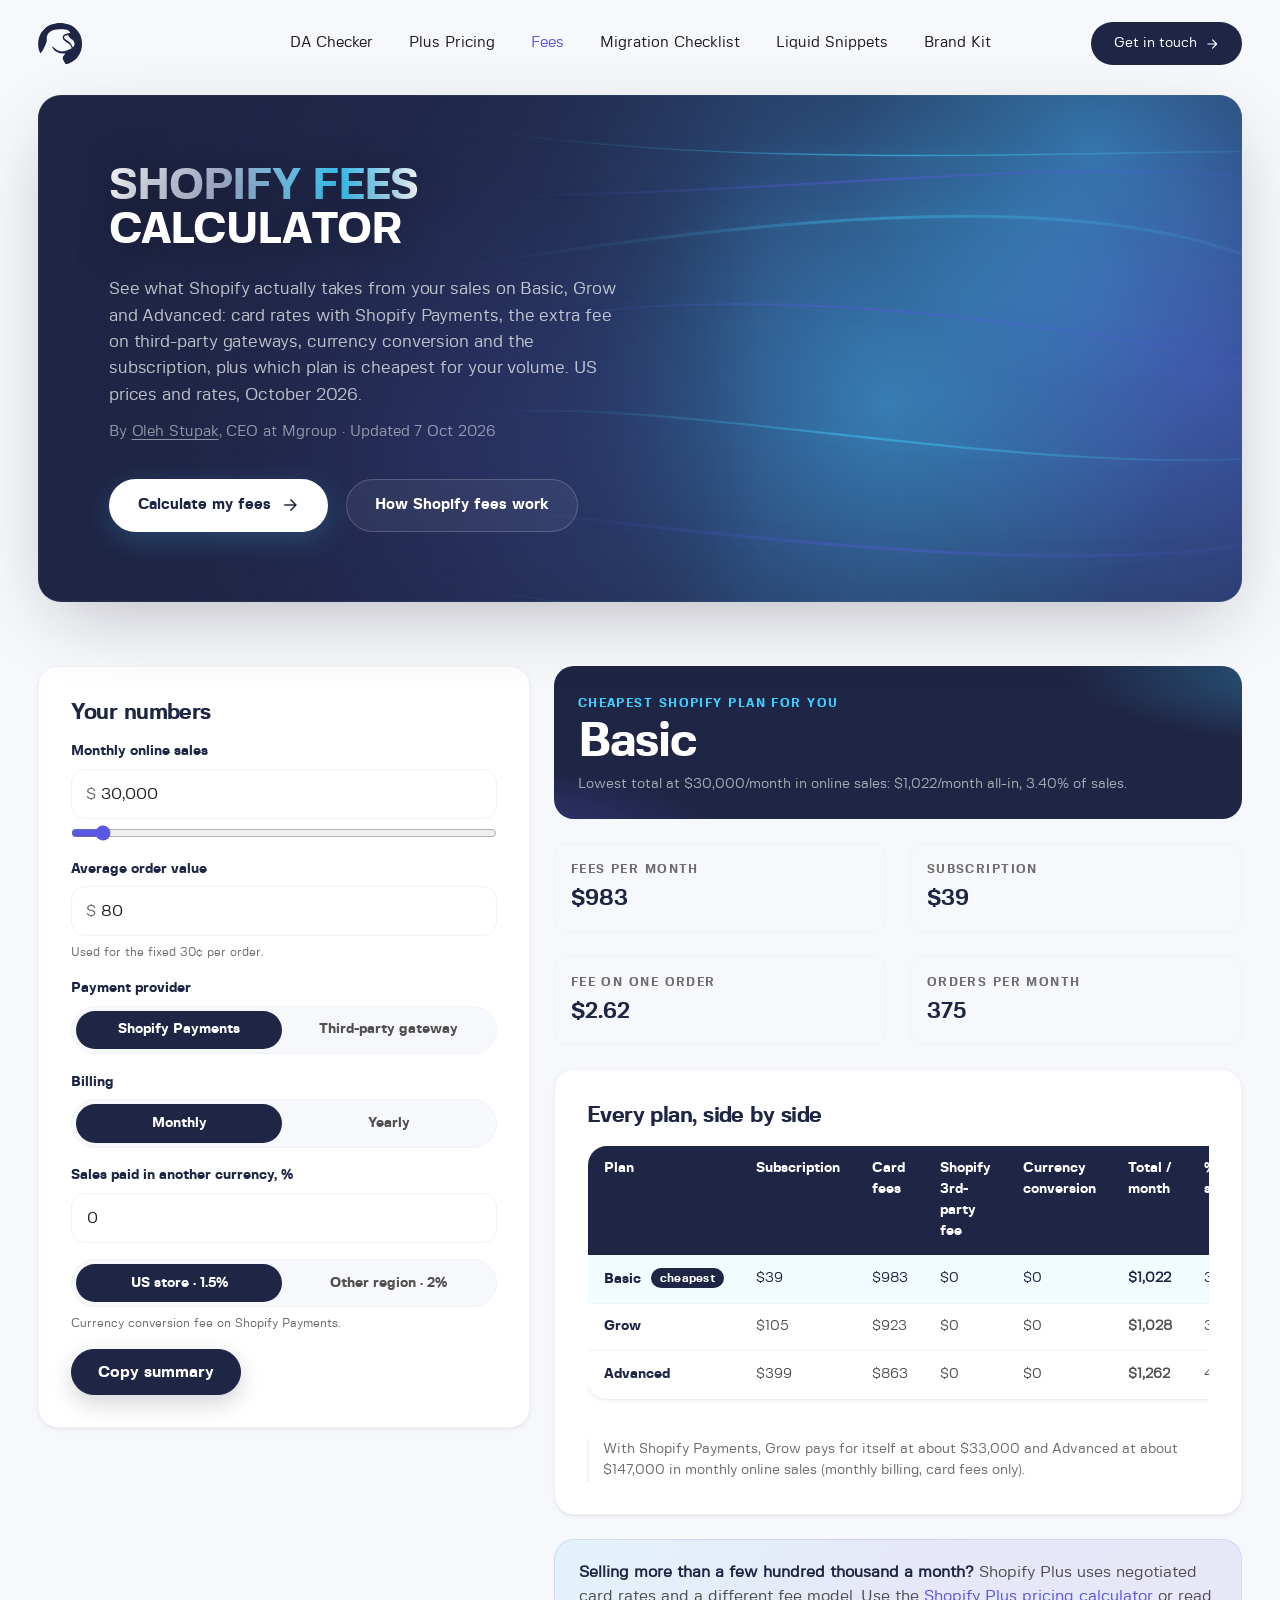
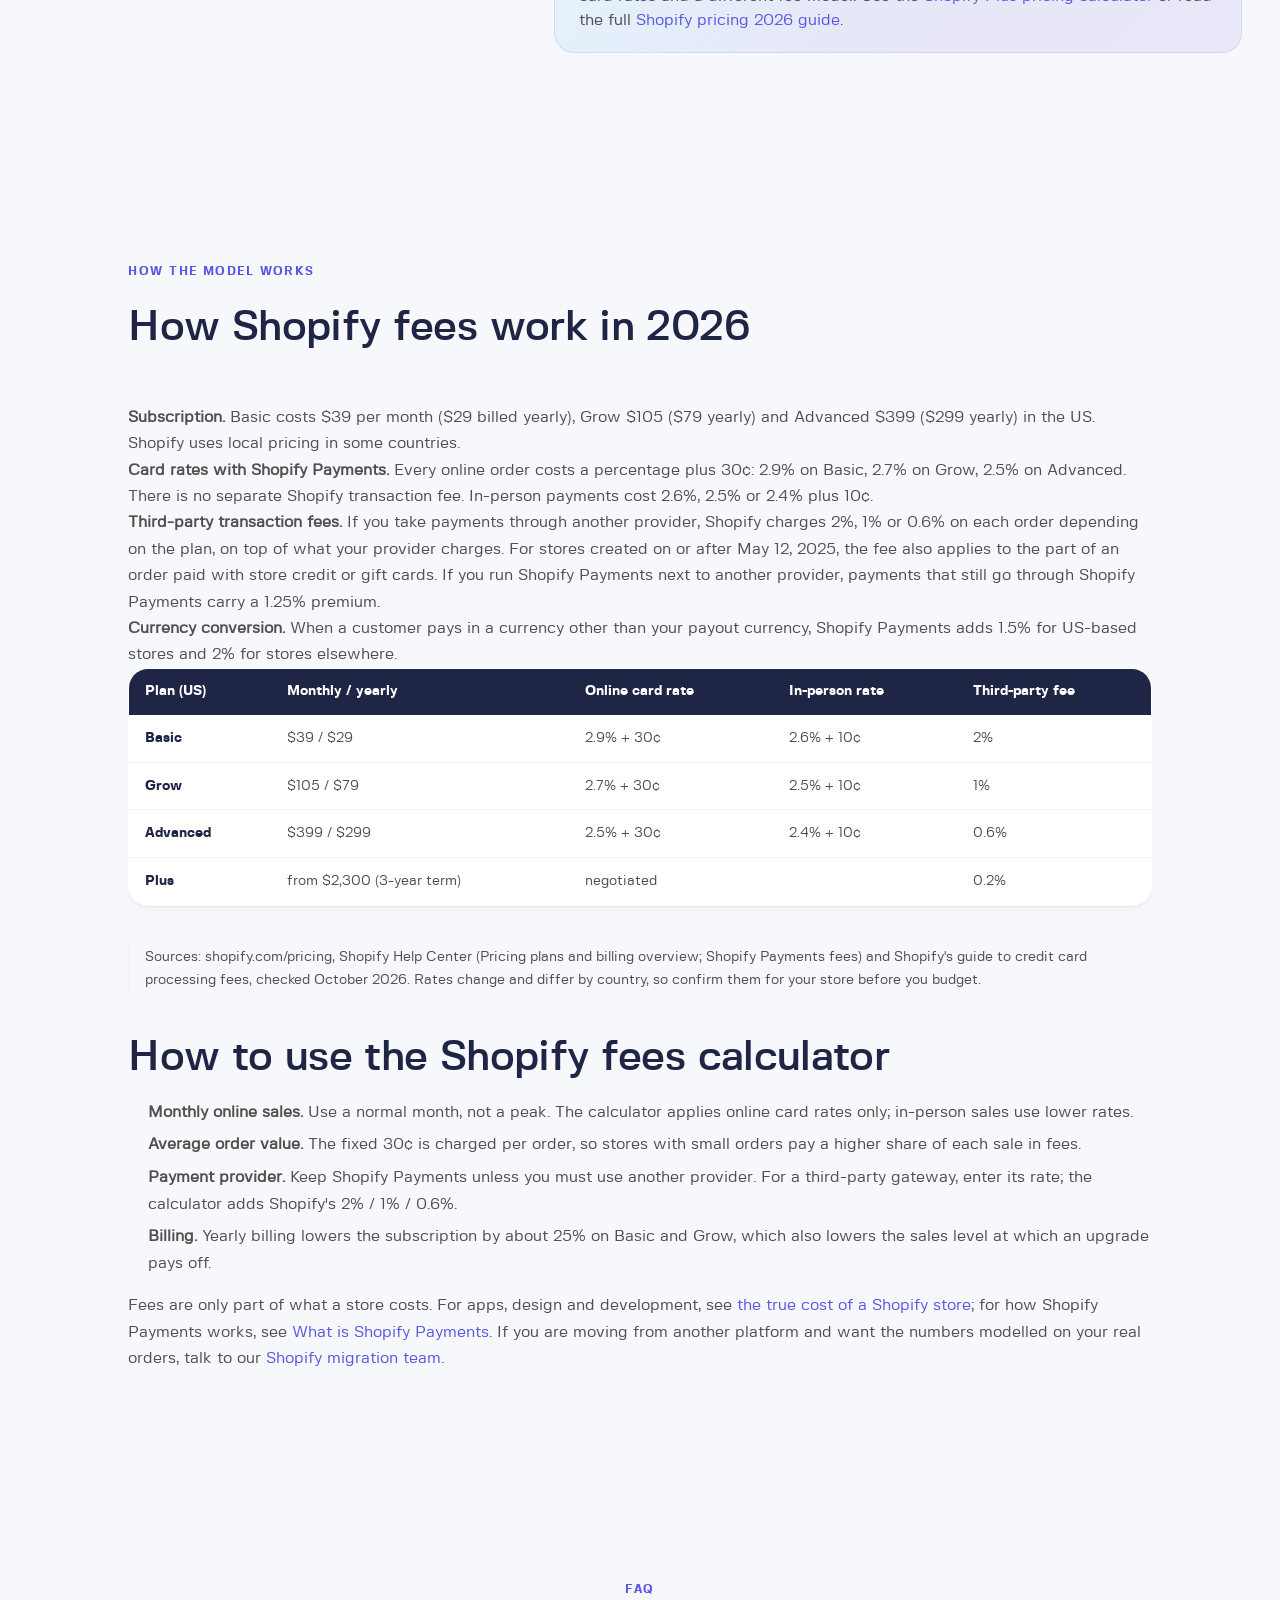
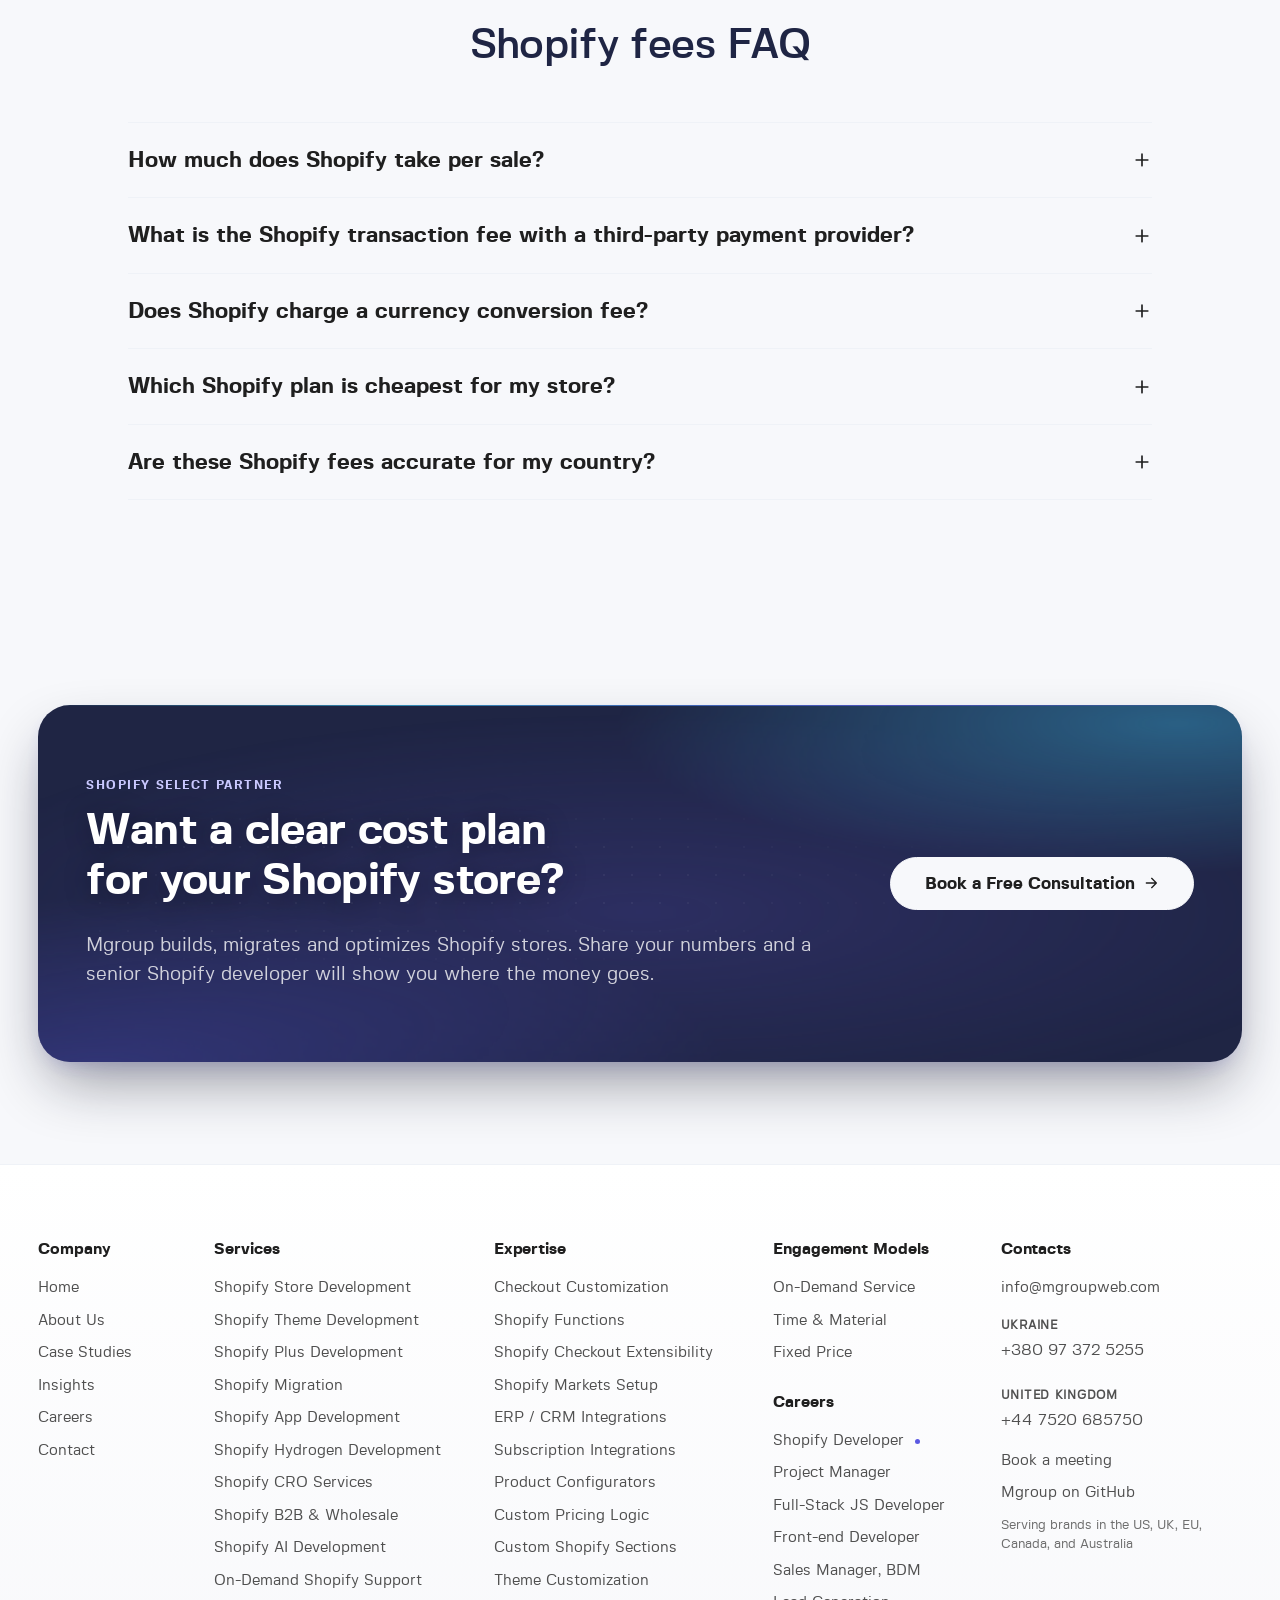
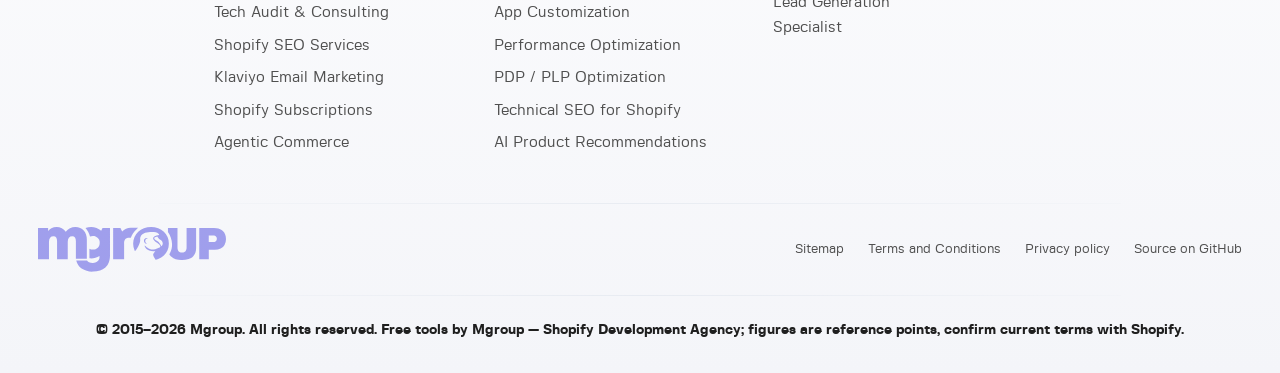
<file: shopify-fees-calculator/index.html>
<!DOCTYPE html>
<html lang="en">
<head>
<meta charset="utf-8">
<meta name="viewport" content="width=device-width, initial-scale=1">
<meta name="google-site-verification" content="UxmGO-WXx2DRkSGT9gvWTwsmtmUIdBWs4fRpBk4ONsE">
<meta name="msvalidate.01" content="BE5C955C7502CD74549031795096844D">
<title>Shopify Fees Calculator 2026 | Fees per Sale by Plan | Mgroup</title>
<meta name="description" content="Free Shopify fees calculator: enter your monthly sales and average order to see card fees, third-party transaction fees, currency conversion and the cheapest plan, Basic vs Grow vs Advanced.">
<link rel="canonical" href="https://mgroupweb.github.io/shopify-fees-calculator/">
<meta name="robots" content="index, follow, max-image-preview:large">
<meta name="theme-color" content="#1F2544">
<meta property="og:type" content="website">
<meta property="og:site_name" content="Mgroup Shopify Developer Tools">
<meta property="og:title" content="Shopify Fees Calculator 2026 | Fees per Sale by Plan | Mgroup">
<meta property="og:description" content="Free Shopify fees calculator: enter your monthly sales and average order to see card fees, third-party transaction fees, currency conversion and the cheapest plan, Basic vs Grow vs Advanced.">
<meta property="og:url" content="https://mgroupweb.github.io/shopify-fees-calculator/">
<meta property="og:image" content="https://mgroupweb.github.io/assets/img/og.png">
<meta property="og:image:width" content="1200">
<meta property="og:image:height" content="630">
<meta name="twitter:card" content="summary_large_image">
<meta name="twitter:site" content="@MgroupWeb">
<meta name="twitter:title" content="Shopify Fees Calculator 2026 | Fees per Sale by Plan | Mgroup">
<meta name="twitter:description" content="Free Shopify fees calculator: enter your monthly sales and average order to see card fees, third-party transaction fees, currency conversion and the cheapest plan, Basic vs Grow vs Advanced.">
<meta name="twitter:image" content="https://mgroupweb.github.io/assets/img/og.png">
<link rel="icon" href="https://mgroupweb.github.io/favicon.ico" sizes="any">
<link rel="icon" href="../assets/img/mark.svg" type="image/svg+xml">
<link rel="icon" type="image/png" sizes="32x32" href="../assets/icons/favicon-32x32.png">
<link rel="icon" type="image/png" sizes="16x16" href="../assets/icons/favicon-16x16.png">
<link rel="apple-touch-icon" sizes="180x180" href="../assets/icons/apple-touch-icon.png">
<link rel="manifest" href="../assets/icons/site.webmanifest">
<link rel="preload" href="../assets/fonts/fivosans/fivosans-bold-webfont.woff2" as="font" type="font/woff2" crossorigin>
<link rel="preload" href="../assets/fonts/fivosans/fivosans-regular-webfont.woff2" as="font" type="font/woff2" crossorigin>
<link rel="stylesheet" href="../assets/css/main-shared.css?v=20261007c">
<link rel="stylesheet" href="../assets/css/main-service.css?v=20261007c">
<link rel="stylesheet" href="../assets/css/tools.css?v=20261007c">
<script type="application/ld+json">{"@context": "https://schema.org", "@graph": [{"@type": "WebApplication", "name": "Shopify Fees Calculator", "url": "https://mgroupweb.github.io/shopify-fees-calculator/", "applicationCategory": "BusinessApplication", "operatingSystem": "Any", "browserRequirements": "Requires JavaScript", "offers": {"@type": "Offer", "price": "0", "priceCurrency": "USD"}, "description": "Estimate Shopify card fees, third-party transaction fees, currency conversion and subscription cost per plan, and find the cheapest Shopify plan for your sales.", "datePublished": "2026-10-07", "dateModified": "2026-10-07", "author": {"@id": "https://mgroupweb.com/author/oleh-stupak/"}, "publisher": {"@id": "https://mgroupweb.com/#organization"}, "isPartOf": {"@id": "https://mgroupweb.github.io/#website"}}, {"@type": "Organization", "@id": "https://mgroupweb.com/#organization", "name": "Mgroup", "alternateName": ["Monkey Group", "Mgroup Shopify Agency", "MgroupWeb"], "legalName": "Monkey Group LLC", "url": "https://mgroupweb.com/", "slogan": [{"@language": "en", "@value": "The monkey as the evolution of intelligence. We grow your business from primitive to perfected."}, {"@language": "uk", "@value": "Мавпа як еволюція інтелекту. Розвиваємо ваш бізнес від примітивного до досконалого."}], "description": "Shopify Select Partner agency founded in 2015 in Zhytomyr, Ukraine, as Monkey Group. Builds, migrates and grows Shopify and Shopify Plus stores: theme and app development, migrations, B2B, CRO, SEO. 500+ stores supported, $100M+ in client store GMV since 2016.", "foundingDate": "2015", "foundingLocation": {"@type": "Place", "name": "Zhytomyr, Ukraine"}, "knowsAbout": ["Shopify", "Shopify Plus", "Shopify theme development", "Shopify app development", "eCommerce migration", "Shopify B2B", "Conversion rate optimization", "Shopify SEO", "Hydrogen headless commerce"], "logo": {"@type": "ImageObject", "@id": "https://mgroupweb.github.io/#logo-round", "url": "https://mgroupweb.github.io/assets/img/mark.svg", "contentUrl": "https://mgroupweb.github.io/assets/img/mark.svg", "encodingFormat": "image/svg+xml", "width": "540", "height": "540", "name": "Mgroup round mark", "creator": {"@id": "https://mgroupweb.com/#organization"}, "copyrightHolder": {"@id": "https://mgroupweb.com/#organization"}, "copyrightNotice": "© 2015–2026 Monkey Group LLC (Mgroup)", "creditText": "Mgroup", "license": "https://mgroupweb.github.io/footer-credit/#brand", "acquireLicensePage": "https://mgroupweb.github.io/footer-credit/#brand"}, "brand": {"@id": "https://mgroupweb.com/#brand"}, "sameAs": ["https://www.linkedin.com/company/mgroupweb/", "https://twitter.com/MgroupWeb", "https://www.facebook.com/mgroup.dp", "https://www.instagram.com/mgroupweb/", "https://www.shopify.com/partners/directory/partner/mgroup", "https://github.com/mgroupweb"]}, {"@type": "Person", "@id": "https://mgroupweb.com/author/oleh-stupak/", "name": "Oleh Stupak", "jobTitle": "CEO at MGROUP", "url": "https://mgroupweb.com/author/oleh-stupak/", "image": "https://mgroupweb.com/assets/media/2026/07/omgroup-150x150.webp", "worksFor": {"@id": "https://mgroupweb.com/#organization"}, "sameAs": ["https://www.linkedin.com/in/olehstupak/"]}, {"@type": "BreadcrumbList", "itemListElement": [{"@type": "ListItem", "position": 1, "name": "Shopify Developer Tools", "item": "https://mgroupweb.github.io/"}, {"@type": "ListItem", "position": 2, "name": "Shopify Fees Calculator", "item": "https://mgroupweb.github.io/shopify-fees-calculator/"}]}, {"@type": "FAQPage", "mainEntity": [{"@type": "Question", "name": "How much does Shopify take per sale?", "acceptedAnswer": {"@type": "Answer", "text": "With Shopify Payments, an online sale costs 2.9% + 30¢ on Basic, 2.7% + 30¢ on Grow and 2.5% + 30¢ on Advanced (US rates). Shopify adds no transaction fee on top. On a $100 order that is $3.20, $3.00 or $2.80."}}, {"@type": "Question", "name": "What is the Shopify transaction fee with a third-party payment provider?", "acceptedAnswer": {"@type": "Answer", "text": "Shopify charges 2% on Basic, 1% on Grow, 0.6% on Advanced and 0.2% on Plus for orders paid through a third-party provider, in addition to that provider's own card rate. If Shopify Payments is your primary provider, PayPal orders are exempt."}}, {"@type": "Question", "name": "Does Shopify charge a currency conversion fee?", "acceptedAnswer": {"@type": "Answer", "text": "Yes, when a customer pays in a currency different from your payout currency with Shopify Payments: 1.5% for US-based stores and 2% for stores in other regions."}}, {"@type": "Question", "name": "Which Shopify plan is cheapest for my store?", "acceptedAnswer": {"@type": "Answer", "text": "It depends on your monthly online sales. With Shopify Payments and monthly billing, Grow becomes cheaper than Basic at about $33,000 in monthly online sales and Advanced becomes cheaper than Grow at about $147,000, on card fees alone. Enter your numbers in the calculator to see your break-even."}}, {"@type": "Question", "name": "Are these Shopify fees accurate for my country?", "acceptedAnswer": {"@type": "Answer", "text": "The calculator uses US list prices and US Shopify Payments rates as of October 2026. Shopify uses local pricing and different card rates in many countries, so confirm the numbers on shopify.com/pricing for your store's region."}}]}]}</script>
</head>
<body class="is-page-inner service-page tools-page">
<nav class="hero-nav" aria-label="Primary">
  <a class="hero-nav__logo" href="../" aria-label="Mgroup Shopify Developer Tools — home"><span class="hero-nav__logo-mark" aria-hidden="true"><svg viewBox="0 0 68 64" fill="none" xmlns="http://www.w3.org/2000/svg" aria-hidden="true"><path d="M2.81379 19.4222C4.44167 15.5546 6.84496 12.0652 9.87395 9.17135C12.9882 6.2424 16.6393 3.94925 20.6242 2.4194C29.3958 -0.804248 39.0202 -0.804248 47.7918 2.4194C51.7901 3.94488 55.4544 6.23825 58.5797 9.17135C61.5854 12.077 63.9743 15.5641 65.6023 19.4222C67.2696 23.5452 68.0831 27.9662 67.9933 32.4155C68.0702 36.8612 67.2438 41.2759 65.5646 45.3898C63.9546 49.254 61.578 52.7483 58.5797 55.6596C55.4594 58.5993 51.7938 60.8936 47.7918 62.4116C46.132 63.0696 44.4186 63.5822 42.6708 63.9435V63.7922C40.1292 58.7424 37.2109 55.2813 38.5665 52.312C39.4137 50.4207 42.9156 46.9785 41.9742 47.092C25.5005 48.7942 21.415 36.7655 22.0928 36.1224C22.7705 35.4794 26.6866 42.099 34.7258 43.6877C41.4094 45.0683 52.0279 38.9405 52.0279 38.9405C51.4442 33.0585 45.2501 30.7133 42.0119 28.0655C34.8011 22.1457 37.8887 16.5664 49.5427 15.3748C50.3711 15.2803 47.66 10.325 43.085 10.0792C36.4014 9.682 18.8733 8.05548 14.3172 18.9872C12.4344 23.5074 14.8067 25.3798 12.6039 31.0727C10.8906 35.4794 8.3678 42.4205 3.64219 47.1298C3.34096 46.5624 3.05853 45.9761 2.79494 45.352C1.06866 41.2608 0.19101 36.859 0.215637 32.4155C0.191383 27.9518 1.07554 23.5302 2.81379 19.4222ZM46.1162 18.59C32.1841 21.8053 47.0575 27.4414 49.6368 30.4864C51.5504 32.4605 52.8969 34.9176 53.5341 37.5977C54.3351 37.0506 55.0067 36.3334 55.5013 35.4967C55.9958 34.66 56.3012 33.7243 56.3958 32.7559C56.6217 26.6092 51.689 25.0772 50.2205 23.829C48.545 22.3494 47.1539 20.5737 46.1162 18.59Z" fill="currentColor"/></svg></span></a>
  <div class="hero-nav__menu" id="nav-menu">
    <div class="hero-nav__menu-bar" aria-hidden="true"><a class="hero-nav__menu-logo" href="../" aria-label="Mgroup home"><svg viewBox="0 0 68 64" fill="none" xmlns="http://www.w3.org/2000/svg" aria-hidden="true"><path d="M2.81379 19.4222C4.44167 15.5546 6.84496 12.0652 9.87395 9.17135C12.9882 6.2424 16.6393 3.94925 20.6242 2.4194C29.3958 -0.804248 39.0202 -0.804248 47.7918 2.4194C51.7901 3.94488 55.4544 6.23825 58.5797 9.17135C61.5854 12.077 63.9743 15.5641 65.6023 19.4222C67.2696 23.5452 68.0831 27.9662 67.9933 32.4155C68.0702 36.8612 67.2438 41.2759 65.5646 45.3898C63.9546 49.254 61.578 52.7483 58.5797 55.6596C55.4594 58.5993 51.7938 60.8936 47.7918 62.4116C46.132 63.0696 44.4186 63.5822 42.6708 63.9435V63.7922C40.1292 58.7424 37.2109 55.2813 38.5665 52.312C39.4137 50.4207 42.9156 46.9785 41.9742 47.092C25.5005 48.7942 21.415 36.7655 22.0928 36.1224C22.7705 35.4794 26.6866 42.099 34.7258 43.6877C41.4094 45.0683 52.0279 38.9405 52.0279 38.9405C51.4442 33.0585 45.2501 30.7133 42.0119 28.0655C34.8011 22.1457 37.8887 16.5664 49.5427 15.3748C50.3711 15.2803 47.66 10.325 43.085 10.0792C36.4014 9.682 18.8733 8.05548 14.3172 18.9872C12.4344 23.5074 14.8067 25.3798 12.6039 31.0727C10.8906 35.4794 8.3678 42.4205 3.64219 47.1298C3.34096 46.5624 3.05853 45.9761 2.79494 45.352C1.06866 41.2608 0.19101 36.859 0.215637 32.4155C0.191383 27.9518 1.07554 23.5302 2.81379 19.4222ZM46.1162 18.59C32.1841 21.8053 47.0575 27.4414 49.6368 30.4864C51.5504 32.4605 52.8969 34.9176 53.5341 37.5977C54.3351 37.0506 55.0067 36.3334 55.5013 35.4967C55.9958 34.66 56.3012 33.7243 56.3958 32.7559C56.6217 26.6092 51.689 25.0772 50.2205 23.829C48.545 22.3494 47.1539 20.5737 46.1162 18.59Z" fill="currentColor"/></svg></a></div>
    <ul class="hero-nav__links">
      <li><a href="../#authority">DA Checker</a></li>
      <li><a href="../shopify-plus-pricing-calculator/">Plus Pricing</a></li>
      <li><a href="../shopify-fees-calculator/" aria-current="page">Fees</a></li>
      <li><a href="../shopify-migration-checklist/">Migration Checklist</a></li>
      <li><a href="../shopify-liquid-snippets/">Liquid Snippets</a></li>
      <li><a href="../footer-credit/">Brand Kit</a></li>
    </ul>
    <a class="hero-nav__cta" href="https://mgroupweb.com/grow-ecommerce-business/">Get in touch<svg width="14" height="14" viewBox="0 0 24 24" fill="none" aria-hidden="true"><path d="M5 12h14M13 5l7 7-7 7" stroke="currentColor" stroke-width="2" stroke-linecap="round" stroke-linejoin="round"/></svg></a>
  </div>
  <button class="hero-nav__burger" id="nav-burger" type="button" aria-expanded="false" aria-controls="nav-menu" aria-label="Open menu"><svg class="menuicon" xmlns="http://www.w3.org/2000/svg" width="40" height="40" viewBox="0 0 50 50" aria-hidden="true"><title>Toggle Menu</title><g><line class="menuicon__bar" x1="13" y1="16.5" x2="37" y2="16.5"></line><line class="menuicon__bar" x1="13" y1="24.5" x2="37" y2="24.5"></line><line class="menuicon__bar" x1="13" y1="32.5" x2="37" y2="32.5"></line><circle class="menuicon__circle" r="23" cx="25" cy="25"></circle></g></svg></button>
</nav>
<section class="page-hero" aria-labelledby="page-title">
  <canvas class="hero-aura" aria-hidden="true"></canvas>
  <canvas class="hero-ribbons" aria-hidden="true"></canvas>
  <div class="hero-content">
    <div class="hero-content__text">
      <h1 class="hero-title" id="page-title"><span class="grad">Shopify Fees</span> <br>Calculator</h1>
      <p class="hero-desc">See what Shopify actually takes from your sales on Basic, Grow and Advanced: card rates with Shopify Payments, the extra fee on third-party gateways, currency conversion and the subscription, plus which plan is cheapest for your volume. US prices and rates, October 2026. <span class="hero-byline">By <a href="https://mgroupweb.com/author/oleh-stupak/">Oleh Stupak</a>, CEO at Mgroup · Updated <time datetime="2026-10-07">7 Oct 2026</time></span></p>
      <div class="hero-actions"><a class="btn-pill btn-pill--white" href="#calc">Calculate my fees<svg width="14" height="14" viewBox="0 0 24 24" fill="none" aria-hidden="true"><path d="M5 12h14M13 5l7 7-7 7" stroke="currentColor" stroke-width="2" stroke-linecap="round" stroke-linejoin="round"/></svg></a><a class="btn-pill btn-pill--ghost-light" href="#how">How Shopify fees work</a></div>
    </div>
  </div>
</section>

<main id="main">

  <section class="section" aria-label="Calculator">
    <div class="container">
      <div class="tool">
        <form class="panel panel--sticky" id="calc" aria-label="Shopify fees inputs">
          <h2>Your numbers</h2>
          <div class="field">
            <label for="sales">Monthly online sales</label>
            <div class="input-money"><input class="input" id="sales" type="text" inputmode="numeric" value="30,000" autocomplete="off"></div>
            <input class="range" id="salesRange" type="range" min="1000" max="500000" step="1000" value="30000" aria-label="Monthly online sales slider">
          </div>
          <div class="field">
            <label for="aov">Average order value</label>
            <div class="input-money"><input class="input" id="aov" type="text" inputmode="decimal" value="80" autocomplete="off"></div>
            <span class="hint">Used for the fixed 30¢ per order.</span>
          </div>
          <div class="field">
            <span class="field__label" id="provLabel">Payment provider</span>
            <div class="seg" role="radiogroup" aria-labelledby="provLabel">
              <label><input type="radio" name="provider" value="sp" checked>Shopify Payments</label>
              <label><input type="radio" name="provider" value="tp">Third-party gateway</label>
            </div>
          </div>
          <div class="field js-gw" hidden>
            <label for="gwRate">Your gateway rate, %</label>
            <input class="input" id="gwRate" type="text" inputmode="decimal" value="2.9" autocomplete="off">
            <label for="gwFixed" style="margin-top:.6rem">Fixed fee per order, ¢</label>
            <input class="input" id="gwFixed" type="text" inputmode="decimal" value="30" autocomplete="off">
            <span class="hint">Shopify adds 2% / 1% / 0.6% on top of this, depending on the plan.</span>
          </div>
          <div class="field">
            <span class="field__label" id="billLabel">Billing</span>
            <div class="seg" role="radiogroup" aria-labelledby="billLabel">
              <label><input type="radio" name="billing" value="monthly" checked>Monthly</label>
              <label><input type="radio" name="billing" value="yearly">Yearly</label>
            </div>
          </div>
          <div class="field js-sp">
            <label for="intl">Sales paid in another currency, %</label>
            <input class="input" id="intl" type="text" inputmode="decimal" value="0" autocomplete="off">
            <div class="seg" role="radiogroup" aria-label="Store location" style="margin-top:.6rem">
              <label><input type="radio" name="fx" value="0.015" checked>US store · 1.5%</label>
              <label><input type="radio" name="fx" value="0.02">Other region · 2%</label>
            </div>
            <span class="hint">Currency conversion fee on Shopify Payments.</span>
          </div>
          <button class="btn btn--dark" type="button" id="copyResult">Copy summary</button>
        </form>
        <div>
          <div class="result-hero" aria-live="polite">
            <span class="eyebrow">Cheapest Shopify plan for you</span>
            <div class="result-hero__num" id="bestPlan">Basic</div>
            <div class="result-hero__sub" id="bestNote"></div>
          </div>
          <div class="result-grid">
            <div class="result-mini"><div class="result-mini__label">Fees per month</div><div class="result-mini__num" id="feesOnly">—</div></div>
            <div class="result-mini"><div class="result-mini__label">Subscription</div><div class="result-mini__num" id="subOnly">—</div></div>
            <div class="result-mini"><div class="result-mini__label">Fee on one order</div><div class="result-mini__num" id="perOrder">—</div></div>
            <div class="result-mini"><div class="result-mini__label">Orders per month</div><div class="result-mini__num" id="ordersMo">—</div></div>
          </div>
          <div class="panel">
            <h2>Every plan, side by side</h2>
            <div class="tools-table-wrap">
            <table class="tools-table">
              <thead><tr><th scope="col">Plan</th><th scope="col">Subscription</th><th scope="col">Card fees</th><th scope="col">Shopify 3rd-party fee</th><th scope="col">Currency conversion</th><th scope="col">Total / month</th><th scope="col">% of sales</th><th scope="col">Per order</th></tr></thead>
              <tbody id="planTable"></tbody>
            </table>
            </div>
            <p class="note" id="upgradeNote"></p>
          </div>
          <div class="callout"><p><strong>Selling more than a few hundred thousand a month?</strong> Shopify Plus uses negotiated card rates and a different fee model. Use the <a href="../shopify-plus-pricing-calculator/">Shopify Plus pricing calculator</a> or read the full <a href="https://mgroupweb.com/blogs/best-shopify-plan-pricing/">Shopify pricing 2026 guide</a>.</p></div>
        </div>
      </div>
    </div>
  </section>

  <section class="section" id="how" aria-labelledby="how-title">
    <div class="container container-narrow prose">
      <header class="section__head"><span class="eyebrow">How the model works</span><h2 class="section__title" id="how-title">How Shopify fees work in 2026</h2></header>
      <p><strong>Subscription.</strong> Basic costs $39 per month ($29 billed yearly), Grow $105 ($79 yearly) and Advanced $399 ($299 yearly) in the US. Shopify uses local pricing in some countries.</p>
      <p><strong>Card rates with Shopify Payments.</strong> Every online order costs a percentage plus 30¢: 2.9% on Basic, 2.7% on Grow, 2.5% on Advanced. There is no separate Shopify transaction fee. In-person payments cost 2.6%, 2.5% or 2.4% plus 10¢.</p>
      <p><strong>Third-party transaction fees.</strong> If you take payments through another provider, Shopify charges 2%, 1% or 0.6% on each order depending on the plan, on top of what your provider charges. For stores created on or after May 12, 2025, the fee also applies to the part of an order paid with store credit or gift cards. If you run Shopify Payments next to another provider, payments that still go through Shopify Payments carry a 1.25% premium.</p>
      <p><strong>Currency conversion.</strong> When a customer pays in a currency other than your payout currency, Shopify Payments adds 1.5% for US-based stores and 2% for stores elsewhere.</p>
      <div class="tools-table-wrap">
      <table class="tools-table">
        <thead><tr><th scope="col">Plan (US)</th><th scope="col">Monthly / yearly</th><th scope="col">Online card rate</th><th scope="col">In-person rate</th><th scope="col">Third-party fee</th></tr></thead>
        <tbody>
          <tr><th scope="row">Basic</th><td>$39 / $29</td><td>2.9% + 30¢</td><td>2.6% + 10¢</td><td>2%</td></tr>
          <tr><th scope="row">Grow</th><td>$105 / $79</td><td>2.7% + 30¢</td><td>2.5% + 10¢</td><td>1%</td></tr>
          <tr><th scope="row">Advanced</th><td>$399 / $299</td><td>2.5% + 30¢</td><td>2.4% + 10¢</td><td>0.6%</td></tr>
          <tr><th scope="row">Plus</th><td>from $2,300 (3-year term)</td><td colspan="2">negotiated</td><td>0.2%</td></tr>
        </tbody>
      </table>
      </div>
      <p class="note">Sources: shopify.com/pricing, Shopify Help Center (Pricing plans and billing overview; Shopify Payments fees) and Shopify's guide to credit card processing fees, checked October 2026. Rates change and differ by country, so confirm them for your store before you budget.</p>

      <h2 class="section__title" id="use-title" style="margin-top:2.5rem">How to use the Shopify fees calculator</h2>
      <ul>
        <li><strong>Monthly online sales.</strong> Use a normal month, not a peak. The calculator applies online card rates only; in-person sales use lower rates.</li>
        <li><strong>Average order value.</strong> The fixed 30¢ is charged per order, so stores with small orders pay a higher share of each sale in fees.</li>
        <li><strong>Payment provider.</strong> Keep Shopify Payments unless you must use another provider. For a third-party gateway, enter its rate; the calculator adds Shopify's 2% / 1% / 0.6%.</li>
        <li><strong>Billing.</strong> Yearly billing lowers the subscription by about 25% on Basic and Grow, which also lowers the sales level at which an upgrade pays off.</li>
      </ul>
      <p>Fees are only part of what a store costs. For apps, design and development, see <a href="https://mgroupweb.com/blogs/the-true-cost-for-shopify-store/">the true cost of a Shopify store</a>; for how Shopify Payments works, see <a href="https://mgroupweb.com/blogs/what-is-shopify-payments/">What is Shopify Payments</a>. If you are moving from another platform and want the numbers modelled on your real orders, talk to our <a href="https://mgroupweb.com/services/shopify-migration-experts/">Shopify migration team</a>.</p>
    </div>
  </section>

  <section class="section" id="faq" aria-labelledby="faq-title">
    <div class="container container-narrow">
      <header class="section__head section__head--center"><span class="eyebrow">FAQ</span><h2 class="section__title" id="faq-title">Shopify fees FAQ</h2></header>
      <div class="accordion"><div class="accordion__item"><details class="accordion__details"><summary class="accordion__summary">How much does Shopify take per sale?</summary><div class="accordion__content"><p>With Shopify Payments, an online sale costs 2.9% + 30¢ on Basic, 2.7% + 30¢ on Grow and 2.5% + 30¢ on Advanced (US rates). Shopify adds no transaction fee on top. On a $100 order that is $3.20, $3.00 or $2.80.</p></div></details></div><div class="accordion__item"><details class="accordion__details"><summary class="accordion__summary">What is the Shopify transaction fee with a third-party payment provider?</summary><div class="accordion__content"><p>Shopify charges 2% on Basic, 1% on Grow, 0.6% on Advanced and 0.2% on Plus for orders paid through a third-party provider, in addition to that provider's own card rate. If Shopify Payments is your primary provider, PayPal orders are exempt.</p></div></details></div><div class="accordion__item"><details class="accordion__details"><summary class="accordion__summary">Does Shopify charge a currency conversion fee?</summary><div class="accordion__content"><p>Yes, when a customer pays in a currency different from your payout currency with Shopify Payments: 1.5% for US-based stores and 2% for stores in other regions.</p></div></details></div><div class="accordion__item"><details class="accordion__details"><summary class="accordion__summary">Which Shopify plan is cheapest for my store?</summary><div class="accordion__content"><p>It depends on your monthly online sales. With Shopify Payments and monthly billing, Grow becomes cheaper than Basic at about $33,000 in monthly online sales and Advanced becomes cheaper than Grow at about $147,000, on card fees alone. Enter your numbers in the calculator to see your break-even.</p></div></details></div><div class="accordion__item"><details class="accordion__details"><summary class="accordion__summary">Are these Shopify fees accurate for my country?</summary><div class="accordion__content"><p>The calculator uses US list prices and US Shopify Payments rates as of October 2026. Shopify uses local pricing and different card rates in many countries, so confirm the numbers on shopify.com/pricing for your store's region.</p></div></details></div></div>
    </div>
  </section>

  <section class="section" id="contact" aria-labelledby="contact-title">
    <div class="container">
      <div class="cta-banner cta-banner--partner">
        <div class="cta-banner__inner">
          <div class="cta-banner__copy"><span class="eyebrow cta-banner__eyebrow">Shopify Select Partner</span><h2 class="cta-banner__title" id="contact-title">Want a clear cost plan for your <span class="grad">Shopify store</span>?</h2><p class="cta-banner__lead">Mgroup builds, migrates and optimizes Shopify stores. Share your numbers and a senior Shopify developer will show you where the money goes.</p></div>
          <div class="cta-banner__actions"><a class="btn btn--paper btn--lg" href="https://mgroupweb.com/grow-ecommerce-business/">Book a Free Consultation<svg viewBox="0 0 24 24" fill="none" aria-hidden="true"><path d="M5 12h14M13 5l7 7-7 7" stroke="currentColor" stroke-width="2" stroke-linecap="round" stroke-linejoin="round"/></svg></a></div>
        </div>
      </div>
    </div>
  </section>
</main>
<footer class="mg-footer" role="contentinfo">
  <div class="mg-footer__inner">
    <div class="mg-footer__cols">
      <nav class="mg-footer__col" aria-label="Company"><h6>Company</h6><ul class="mg-footer__list"><li><a href="https://mgroupweb.com/">Home</a></li><li><a href="https://mgroupweb.com/shopify-plus-agency/">About Us</a></li><li><a href="https://mgroupweb.com/case-studies/">Case Studies</a></li><li><a href="https://mgroupweb.com/blogs/">Insights</a></li><li><a href="https://mgroupweb.com/vacancies/">Careers</a></li><li><a href="https://mgroupweb.com/grow-ecommerce-business/">Contact</a></li></ul></nav>
      <nav class="mg-footer__col" aria-label="Services"><h6>Services</h6><ul class="mg-footer__list"><li><a href="https://mgroupweb.com/services/build-shopify-store/">Shopify Store Development</a></li><li><a href="https://mgroupweb.com/services/expert-shopify-theme-development/">Shopify Theme Development</a></li><li><a href="https://mgroupweb.com/shopify-plus-agency/">Shopify Plus Development</a></li><li><a href="https://mgroupweb.com/services/shopify-migration-experts/">Shopify Migration</a></li><li><a href="https://mgroupweb.com/services/create-shopify-application/">Shopify App Development</a></li><li><a href="https://mgroupweb.com/services/shopify-hydrogen-development/">Shopify Hydrogen Development</a></li><li><a href="https://mgroupweb.com/services/shopify-customer-retention-optimization/">Shopify CRO Services</a></li><li><a href="https://mgroupweb.com/services/shopify-b2b-wholesale/">Shopify B2B &amp; Wholesale</a></li><li><a href="https://mgroupweb.com/services/ai-ecommerce-agency-development-services/">Shopify AI Development</a></li><li><a href="https://mgroupweb.com/services/shopify-store-support-service/">On-Demand Shopify Support</a></li><li><a href="https://mgroupweb.com/services/ecommerce-shopify-tech-audit-consulting/">Tech Audit &amp; Consulting</a></li><li><a href="https://mgroupweb.com/services/shopify-seo-ecommerce-marketing/">Shopify SEO Services</a></li><li><a href="https://mgroupweb.com/services/klaviyo-email-marketing-agency/">Klaviyo Email Marketing</a></li><li><a href="https://mgroupweb.com/services/shopify-subscriptions-recharge/">Shopify Subscriptions</a></li><li><a href="https://mgroupweb.com/services/agentic-commerce-shopify/">Agentic Commerce</a></li></ul></nav>
      <nav class="mg-footer__col" aria-label="Expertise"><h6>Expertise</h6><ul class="mg-footer__list"><li><a href="https://mgroupweb.com/services/expert-shopify-theme-development/">Checkout Customization</a></li><li><a href="https://mgroupweb.com/shopify-plus-agency/">Shopify Functions</a></li><li><a href="https://mgroupweb.com/shopify-plus-agency/">Shopify Checkout Extensibility</a></li><li><a href="https://mgroupweb.com/shopify-plus-agency/">Shopify Markets Setup</a></li><li><a href="https://mgroupweb.com/services/create-shopify-application/">ERP / CRM Integrations</a></li><li><a href="https://mgroupweb.com/services/create-shopify-application/">Subscription Integrations</a></li><li><a href="https://mgroupweb.com/services/custom-shopify-sections/">Product Configurators</a></li><li><a href="https://mgroupweb.com/services/shopify-b2b-wholesale/">Custom Pricing Logic</a></li><li><a href="https://mgroupweb.com/services/custom-shopify-sections/">Custom Shopify Sections</a></li><li><a href="https://mgroupweb.com/services/expert-shopify-theme-development/">Theme Customization</a></li><li><a href="https://mgroupweb.com/services/create-shopify-application/">App Customization</a></li><li><a href="https://mgroupweb.com/services/ecommerce-shopify-tech-audit-consulting/">Performance Optimization</a></li><li><a href="https://mgroupweb.com/services/shopify-customer-retention-optimization/">PDP / PLP Optimization</a></li><li><a href="https://mgroupweb.com/services/shopify-seo-ecommerce-marketing/">Technical SEO for Shopify</a></li><li><a href="https://mgroupweb.com/services/ai-ecommerce-agency-development-services/">AI Product Recommendations</a></li></ul></nav>
      <nav class="mg-footer__col" aria-label="Engagement Models and Careers"><h6><a href="https://mgroupweb.com/shopify-engagement-models/">Engagement Models</a></h6><ul class="mg-footer__list"><li><a href="https://mgroupweb.com/on-demand-shopify-retainer/">On-Demand Service</a></li><li><a href="https://mgroupweb.com/time-and-material-shopify-development/">Time &amp; Material</a></li><li><a href="https://mgroupweb.com/fixed-price-shopify-development/">Fixed Price</a></li></ul><h6 class="mg-footer__heading--secondary"><a href="https://mgroupweb.com/vacancies/">Careers</a></h6><ul class="mg-footer__list"><li><a href="https://mgroupweb.com/vacancies/shopify-developer-vacancy/">Shopify Developer <span class="mg-footer__col-badge">HOT</span></a></li><li><a href="https://mgroupweb.com/vacancies/project-manager/">Project Manager</a></li><li><a href="https://mgroupweb.com/vacancies/full-stack-js-developer/">Full-Stack JS Developer</a></li><li><a href="https://mgroupweb.com/vacancies/front-end-developer/">Front-end Developer</a></li><li><a href="https://mgroupweb.com/vacancies/sales-manager-bdm/">Sales Manager, BDM</a></li><li><a href="https://mgroupweb.com/vacancies/lead-generation-specialist-shopify-ecommerce/">Lead Generation Specialist</a></li></ul></nav>
      <div class="mg-footer__col" aria-label="Contacts"><h6><a href="https://mgroupweb.com/grow-ecommerce-business/">Contacts</a></h6><ul class="mg-footer__list"><li><a href="mailto:info@mgroupweb.com">info@mgroupweb.com</a></li><li><a class="mg-footer__phone" href="tel:+380973725255"><span class="mg-footer__phone-label">Ukraine</span><span class="mg-footer__phone-number">+380 97 372 5255</span></a></li><li><a class="mg-footer__phone" href="tel:+447520685750"><span class="mg-footer__phone-label">United Kingdom</span><span class="mg-footer__phone-number">+44 7520 685750</span></a></li><li><a href="https://mgroupweb.com/grow-ecommerce-business/">Book a meeting</a></li><li><a href="https://github.com/mgroupweb">Mgroup on GitHub</a></li></ul><p class="mg-footer__serving">Serving brands in the US, UK, EU, Canada, and Australia</p></div>
    </div>
    <div class="mg-footer__bottom"><a class="mg-footer__brandmark" href="https://mgroupweb.com/" aria-label="Mgroup"><img src="../assets/img/logo.svg" alt="Mgroup" width="188" height="45" loading="lazy"></a><ul class="mg-footer__legal"><li><a href="https://mgroupweb.com/sitemap-mgroup-shopify-web-design-development/">Sitemap</a></li><li><a href="https://mgroupweb.com/terms-and-conditions/">Terms and Conditions</a></li><li><a href="https://mgroupweb.com/privacy-policy/" rel="privacy-policy">Privacy policy</a></li><li><a href="https://github.com/mgroupweb/mgroupweb.github.io">Source on GitHub</a></li></ul></div>
    <div class="mg-footer__copyright">© 2015–2026 <a href="https://mgroupweb.com/">Mgroup</a>. All rights reserved. Free tools by <a href="https://mgroupweb.com/">Mgroup — Shopify Development Agency</a>; figures are reference points, confirm current terms with Shopify.</div>
  </div>
</footer>
<script src="../assets/js/main.js?v=20261007c" defer></script>
<script src="../assets/js/hero-aura.js?v=20261007c" defer></script>
<script src="../assets/js/hero-ribbons.js?v=20261007c" defer></script>
<script src="../assets/js/fees-calculator.js?v=20261007c" defer></script>
</body>
</html>
</file>
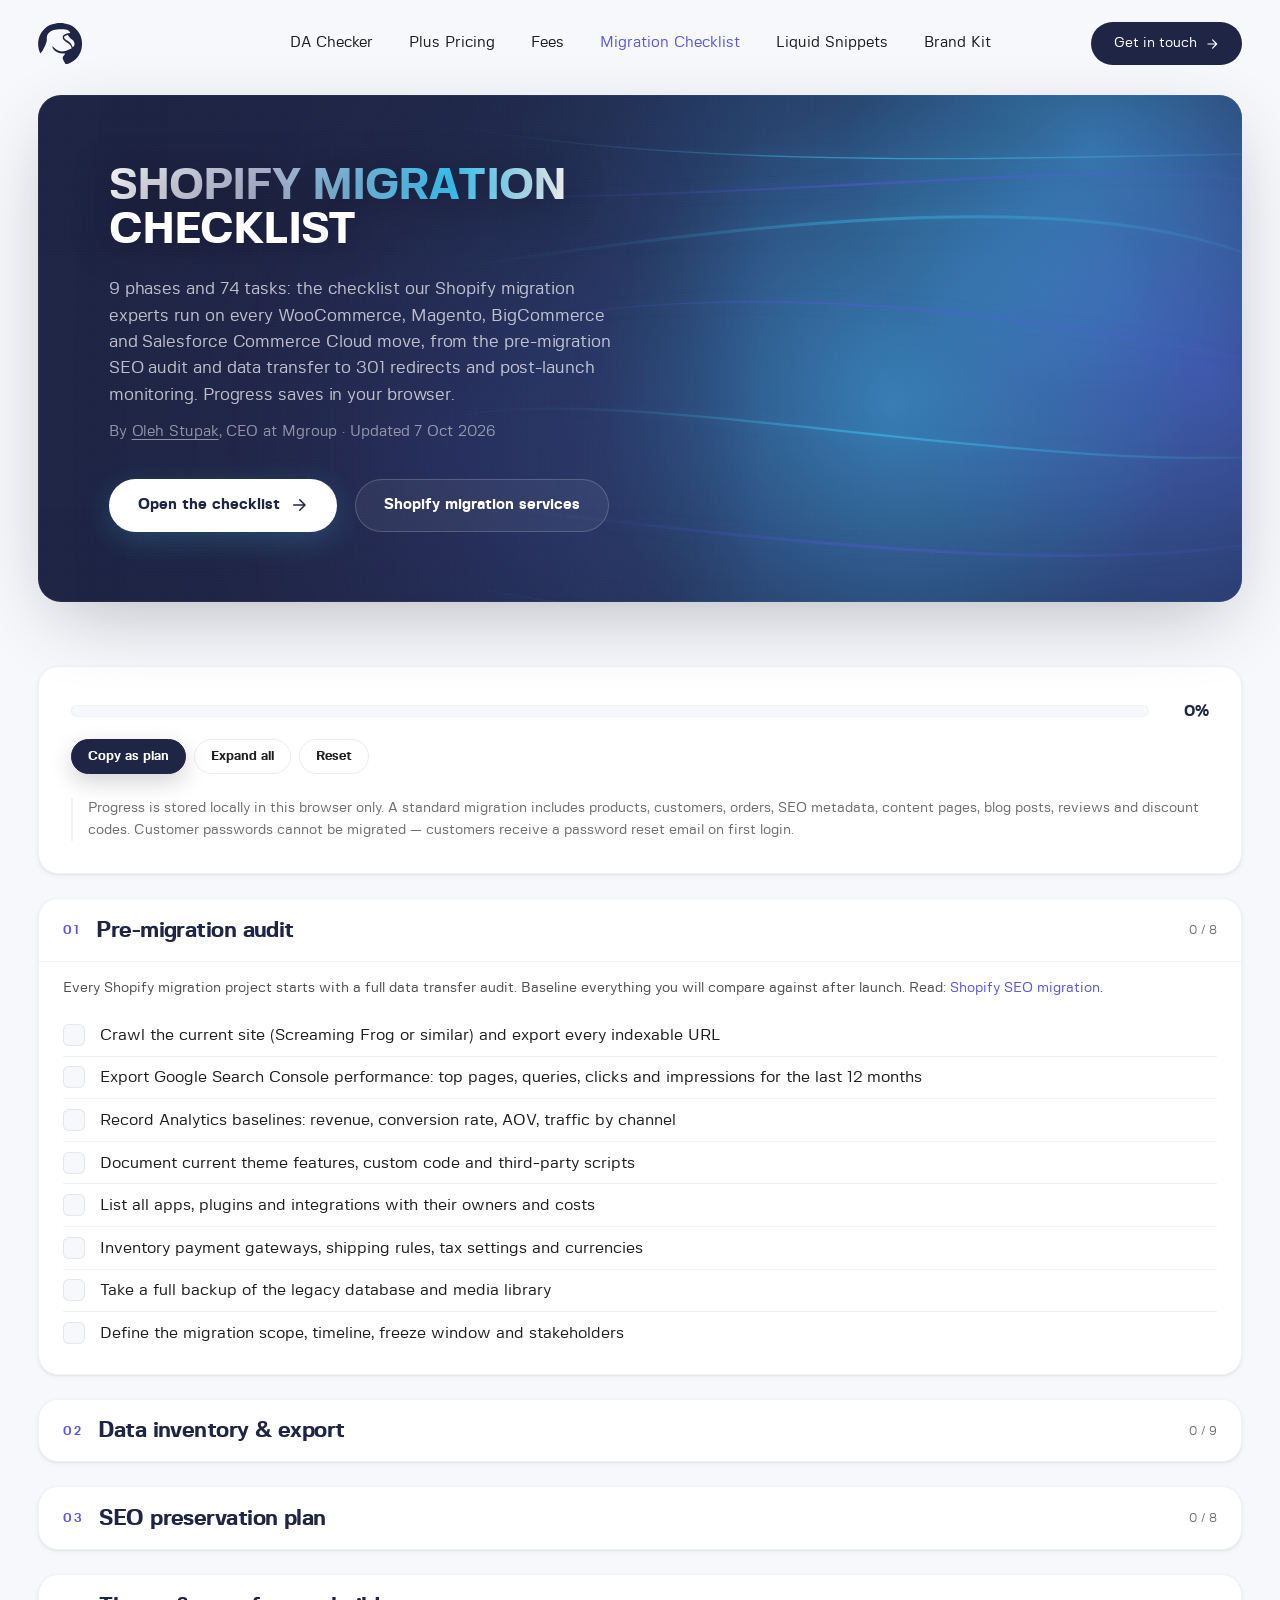
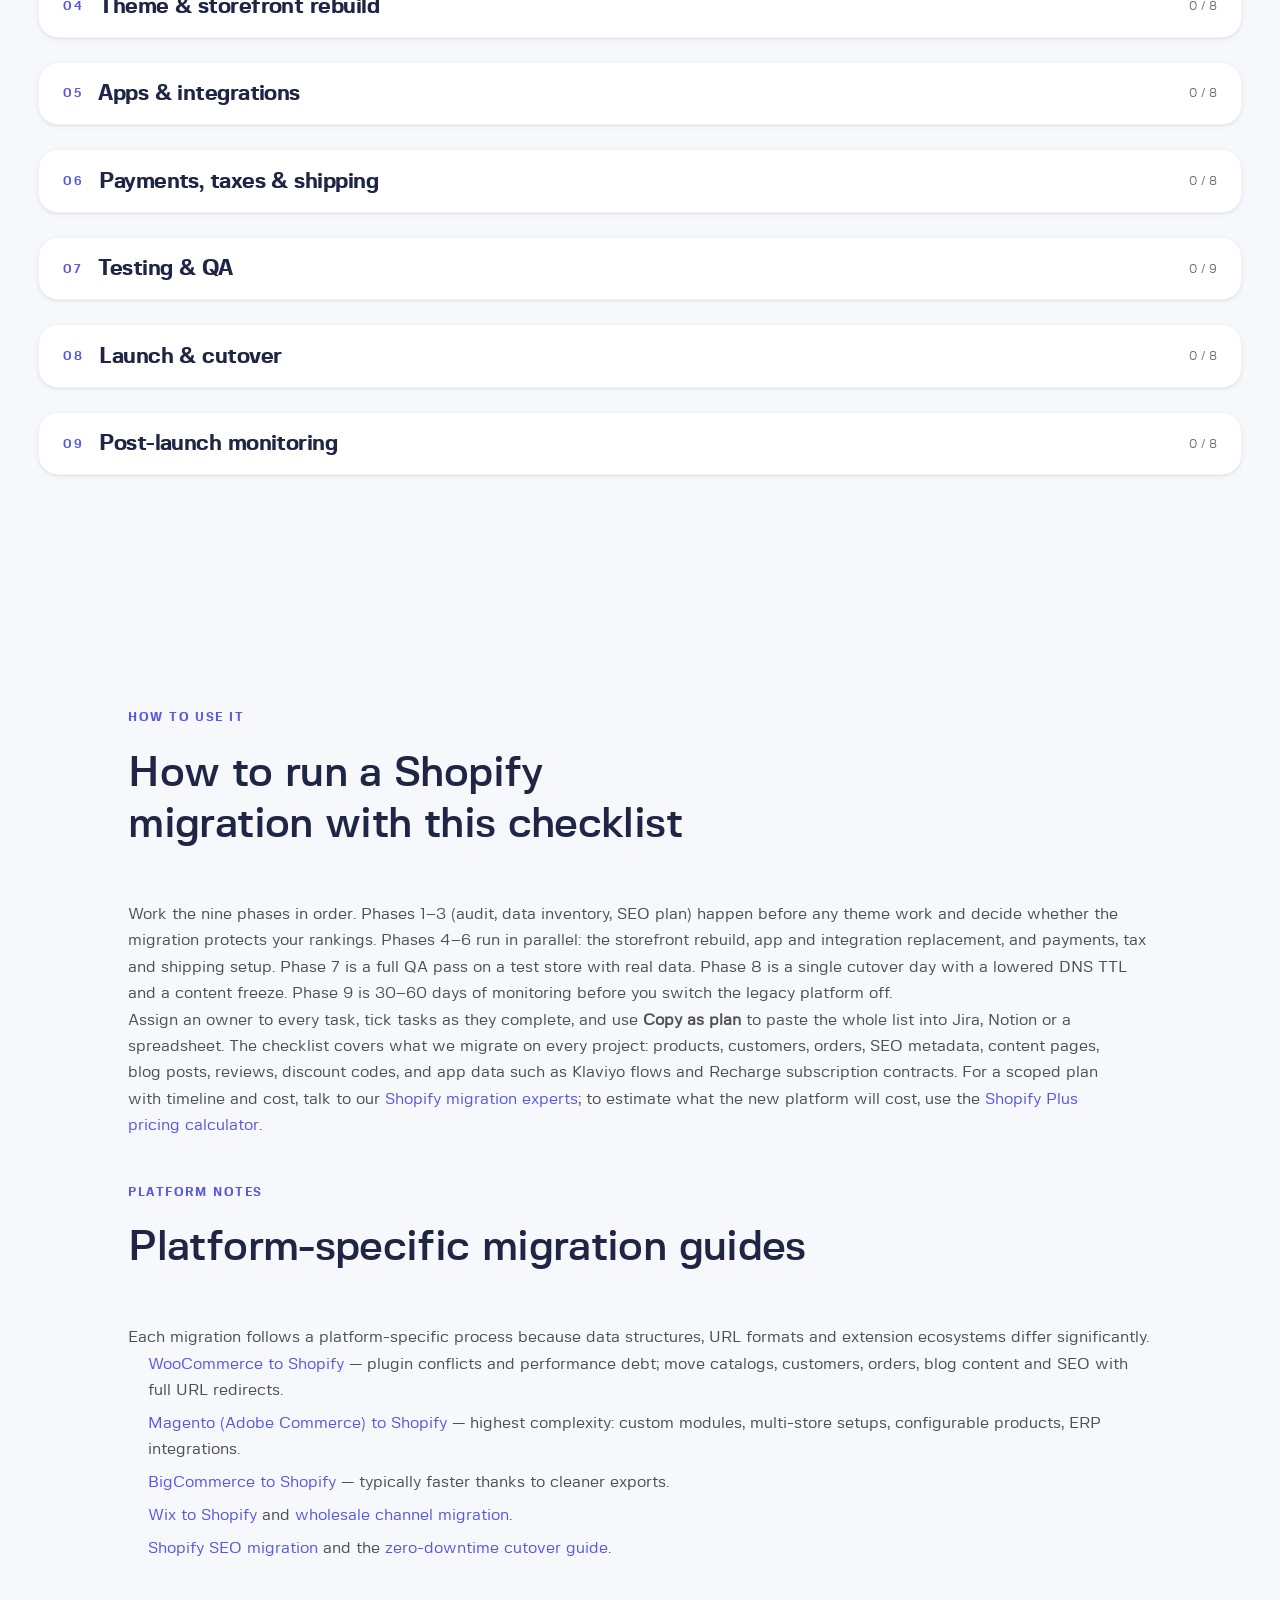
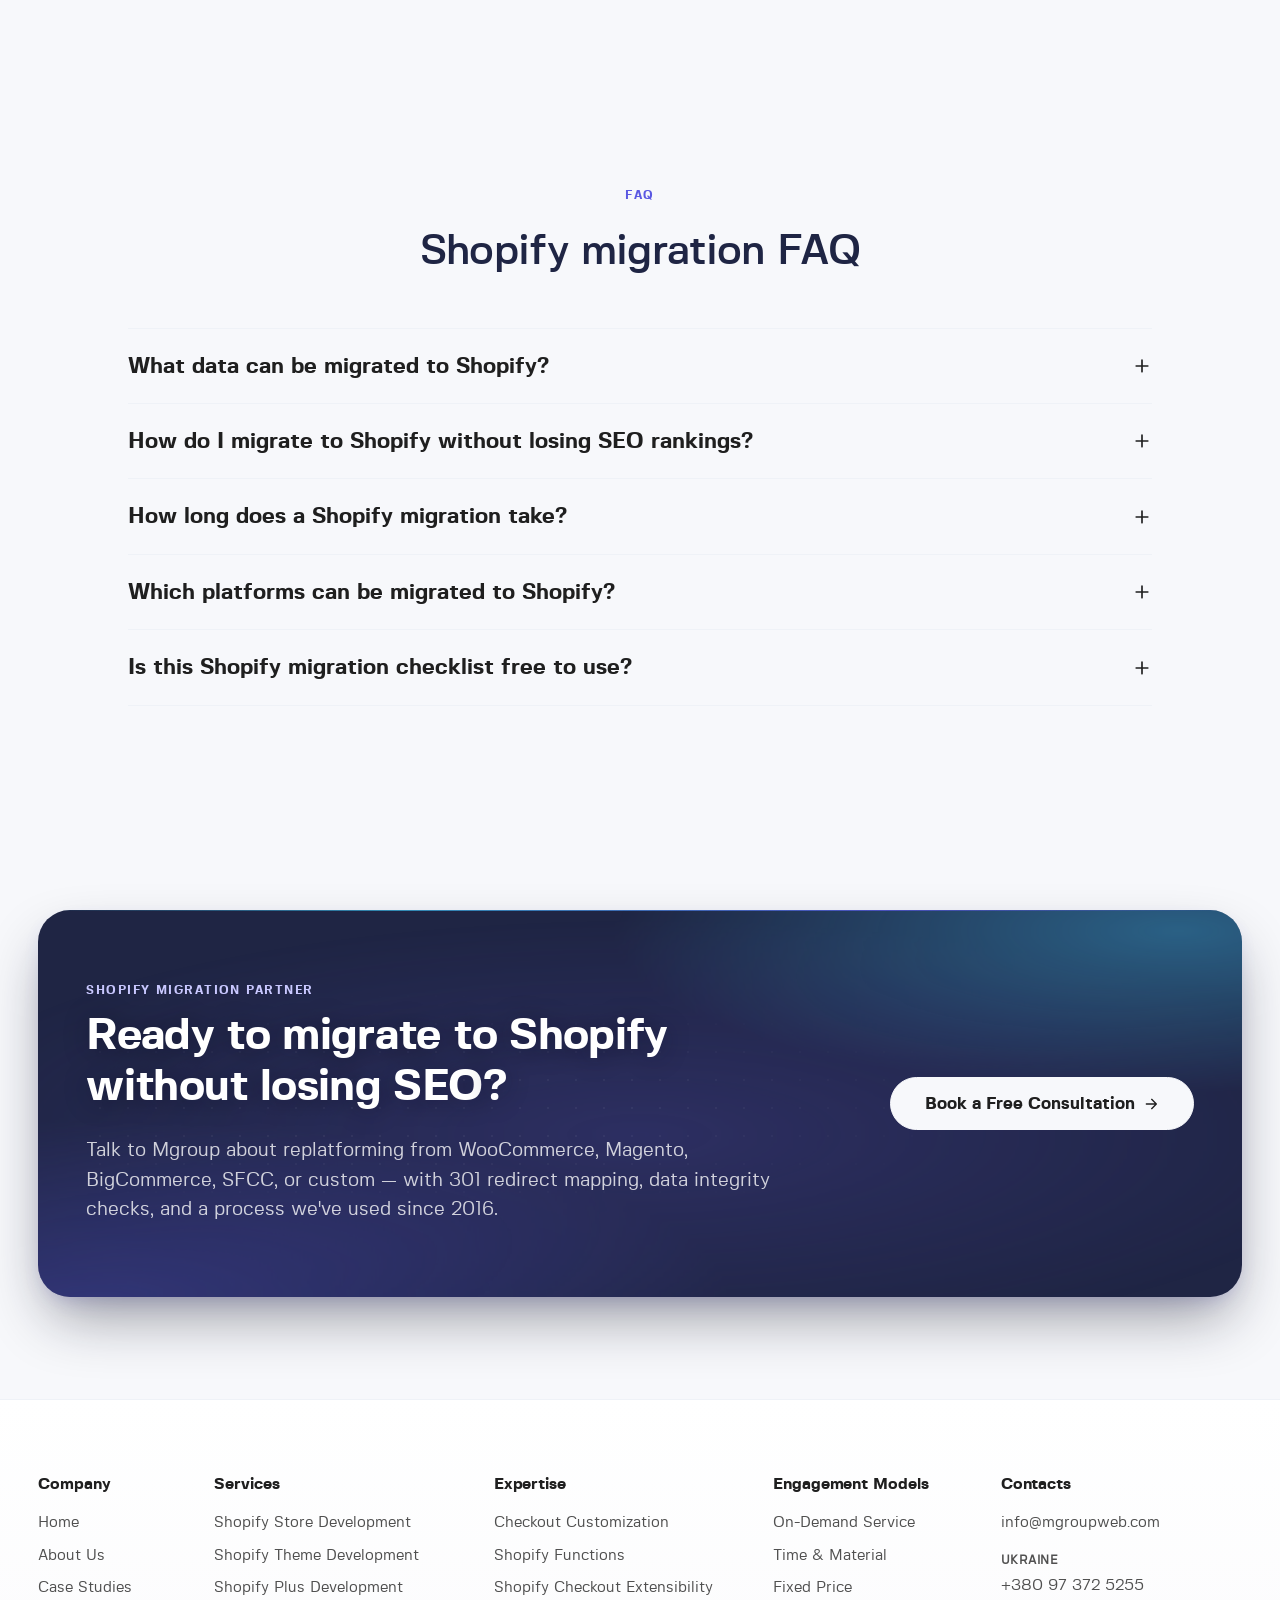
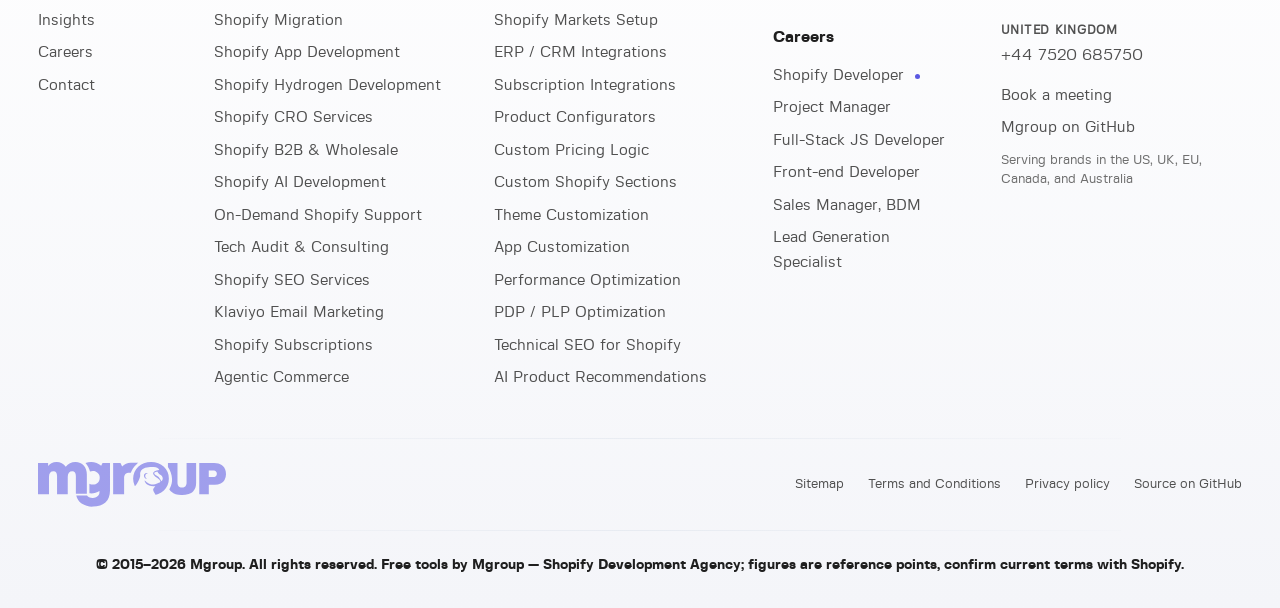
<file: shopify-migration-checklist/index.html>
<!DOCTYPE html>
<html lang="en">
<head>
<meta charset="utf-8">
<meta name="viewport" content="width=device-width, initial-scale=1">
<meta name="google-site-verification" content="UxmGO-WXx2DRkSGT9gvWTwsmtmUIdBWs4fRpBk4ONsE">
<meta name="msvalidate.01" content="BE5C955C7502CD74549031795096844D">
<title>Shopify Migration Checklist 2026 | 74 Tasks, SEO-Safe | Mgroup</title>
<meta name="description" content="Interactive Shopify migration checklist from Mgroup&#x27;s migration experts: 9 phases and 74 tasks covering data, 301 redirects, SEO, theme, apps, payments, QA, launch and post-launch monitoring.">
<link rel="canonical" href="https://mgroupweb.github.io/shopify-migration-checklist/">
<meta name="robots" content="index, follow, max-image-preview:large">
<meta name="theme-color" content="#1F2544">
<meta property="og:type" content="website">
<meta property="og:site_name" content="Mgroup Shopify Developer Tools">
<meta property="og:title" content="Shopify Migration Checklist 2026 | 74 Tasks, SEO-Safe | Mgroup">
<meta property="og:description" content="Interactive Shopify migration checklist from Mgroup&#x27;s migration experts: 9 phases and 74 tasks covering data, 301 redirects, SEO, theme, apps, payments, QA, launch and post-launch monitoring.">
<meta property="og:url" content="https://mgroupweb.github.io/shopify-migration-checklist/">
<meta property="og:image" content="https://mgroupweb.github.io/assets/img/og.png">
<meta property="og:image:width" content="1200">
<meta property="og:image:height" content="630">
<meta name="twitter:card" content="summary_large_image">
<meta name="twitter:site" content="@MgroupWeb">
<meta name="twitter:title" content="Shopify Migration Checklist 2026 | 74 Tasks, SEO-Safe | Mgroup">
<meta name="twitter:description" content="Interactive Shopify migration checklist from Mgroup&#x27;s migration experts: 9 phases and 74 tasks covering data, 301 redirects, SEO, theme, apps, payments, QA, launch and post-launch monitoring.">
<meta name="twitter:image" content="https://mgroupweb.github.io/assets/img/og.png">
<link rel="icon" href="https://mgroupweb.github.io/favicon.ico" sizes="any">
<link rel="icon" href="../assets/img/mark.svg" type="image/svg+xml">
<link rel="icon" type="image/png" sizes="32x32" href="../assets/icons/favicon-32x32.png">
<link rel="icon" type="image/png" sizes="16x16" href="../assets/icons/favicon-16x16.png">
<link rel="apple-touch-icon" sizes="180x180" href="../assets/icons/apple-touch-icon.png">
<link rel="manifest" href="../assets/icons/site.webmanifest">
<link rel="preload" href="../assets/fonts/fivosans/fivosans-bold-webfont.woff2" as="font" type="font/woff2" crossorigin>
<link rel="preload" href="../assets/fonts/fivosans/fivosans-regular-webfont.woff2" as="font" type="font/woff2" crossorigin>
<link rel="stylesheet" href="../assets/css/main-shared.css?v=20261007c">
<link rel="stylesheet" href="../assets/css/main-service.css?v=20261007c">
<link rel="stylesheet" href="../assets/css/tools.css?v=20261007c">
<script type="application/ld+json">{"@context": "https://schema.org", "@graph": [{"@type": "HowTo", "name": "Shopify Migration Checklist", "url": "https://mgroupweb.github.io/shopify-migration-checklist/", "description": "Step-by-step checklist for migrating an eCommerce store to Shopify without losing data or SEO: 9 phases, 74 tasks.", "datePublished": "2026-09-11", "dateModified": "2026-10-07", "author": {"@id": "https://mgroupweb.com/author/oleh-stupak/"}, "publisher": {"@id": "https://mgroupweb.com/#organization"}, "isPartOf": {"@id": "https://mgroupweb.github.io/#website"}, "step": [{"@type": "HowToStep", "position": 1, "name": "Pre-migration audit", "url": "https://mgroupweb.github.io/shopify-migration-checklist/#phase-1"}, {"@type": "HowToStep", "position": 2, "name": "Data inventory & export", "url": "https://mgroupweb.github.io/shopify-migration-checklist/#phase-2"}, {"@type": "HowToStep", "position": 3, "name": "SEO preservation plan", "url": "https://mgroupweb.github.io/shopify-migration-checklist/#phase-3"}, {"@type": "HowToStep", "position": 4, "name": "Theme & storefront rebuild", "url": "https://mgroupweb.github.io/shopify-migration-checklist/#phase-4"}, {"@type": "HowToStep", "position": 5, "name": "Apps & integrations", "url": "https://mgroupweb.github.io/shopify-migration-checklist/#phase-5"}, {"@type": "HowToStep", "position": 6, "name": "Payments, taxes & shipping", "url": "https://mgroupweb.github.io/shopify-migration-checklist/#phase-6"}, {"@type": "HowToStep", "position": 7, "name": "Testing & QA", "url": "https://mgroupweb.github.io/shopify-migration-checklist/#phase-7"}, {"@type": "HowToStep", "position": 8, "name": "Launch & cutover", "url": "https://mgroupweb.github.io/shopify-migration-checklist/#phase-8"}, {"@type": "HowToStep", "position": 9, "name": "Post-launch monitoring", "url": "https://mgroupweb.github.io/shopify-migration-checklist/#phase-9"}]}, {"@type": "Organization", "@id": "https://mgroupweb.com/#organization", "name": "Mgroup", "alternateName": ["Monkey Group", "Mgroup Shopify Agency", "MgroupWeb"], "legalName": "Monkey Group LLC", "url": "https://mgroupweb.com/", "slogan": [{"@language": "en", "@value": "The monkey as the evolution of intelligence. We grow your business from primitive to perfected."}, {"@language": "uk", "@value": "Мавпа як еволюція інтелекту. Розвиваємо ваш бізнес від примітивного до досконалого."}], "description": "Shopify Select Partner agency founded in 2015 in Zhytomyr, Ukraine, as Monkey Group. Builds, migrates and grows Shopify and Shopify Plus stores: theme and app development, migrations, B2B, CRO, SEO. 500+ stores supported, $100M+ in client store GMV since 2016.", "foundingDate": "2015", "foundingLocation": {"@type": "Place", "name": "Zhytomyr, Ukraine"}, "knowsAbout": ["Shopify", "Shopify Plus", "Shopify theme development", "Shopify app development", "eCommerce migration", "Shopify B2B", "Conversion rate optimization", "Shopify SEO", "Hydrogen headless commerce"], "logo": {"@type": "ImageObject", "@id": "https://mgroupweb.github.io/#logo-round", "url": "https://mgroupweb.github.io/assets/img/mark.svg", "contentUrl": "https://mgroupweb.github.io/assets/img/mark.svg", "encodingFormat": "image/svg+xml", "width": "540", "height": "540", "name": "Mgroup round mark", "creator": {"@id": "https://mgroupweb.com/#organization"}, "copyrightHolder": {"@id": "https://mgroupweb.com/#organization"}, "copyrightNotice": "© 2015–2026 Monkey Group LLC (Mgroup)", "creditText": "Mgroup", "license": "https://mgroupweb.github.io/footer-credit/#brand", "acquireLicensePage": "https://mgroupweb.github.io/footer-credit/#brand"}, "brand": {"@id": "https://mgroupweb.com/#brand"}, "sameAs": ["https://www.linkedin.com/company/mgroupweb/", "https://twitter.com/MgroupWeb", "https://www.facebook.com/mgroup.dp", "https://www.instagram.com/mgroupweb/", "https://www.shopify.com/partners/directory/partner/mgroup", "https://github.com/mgroupweb"]}, {"@type": "Person", "@id": "https://mgroupweb.com/author/oleh-stupak/", "name": "Oleh Stupak", "jobTitle": "CEO at MGROUP", "url": "https://mgroupweb.com/author/oleh-stupak/", "image": "https://mgroupweb.com/assets/media/2026/07/omgroup-150x150.webp", "worksFor": {"@id": "https://mgroupweb.com/#organization"}, "sameAs": ["https://www.linkedin.com/in/olehstupak/"]}, {"@type": "BreadcrumbList", "itemListElement": [{"@type": "ListItem", "position": 1, "name": "Shopify Developer Tools", "item": "https://mgroupweb.github.io/"}, {"@type": "ListItem", "position": 2, "name": "Shopify Migration Checklist", "item": "https://mgroupweb.github.io/shopify-migration-checklist/"}]}, {"@type": "FAQPage", "mainEntity": [{"@type": "Question", "name": "What data can be migrated to Shopify?", "acceptedAnswer": {"@type": "Answer", "text": "A standard migration includes products with variants and images, customers, order history, SEO metadata, content pages, blog posts, reviews and discount codes. Customer passwords cannot be migrated — customers receive a password reset email on first login."}}, {"@type": "Question", "name": "How do I migrate to Shopify without losing SEO rankings?", "acceptedAnswer": {"@type": "Answer", "text": "Crawl the legacy site, build a full URL map, implement 301 redirects for every indexed URL, carry over meta titles, descriptions and alt text, recreate structured data and hreflang, then submit the new sitemap and monitor Search Console daily after launch."}}, {"@type": "Question", "name": "How long does a Shopify migration take?", "acceptedAnswer": {"@type": "Answer", "text": "A small catalog on a clean platform can move in 3–4 weeks. Magento or Salesforce Commerce Cloud stores with custom modules, ERP integrations and multi-store setups typically take 2–4 months including theme rebuild and QA."}}, {"@type": "Question", "name": "Which platforms can be migrated to Shopify?", "acceptedAnswer": {"@type": "Answer", "text": "Mgroup migrates stores from WooCommerce, Magento (Adobe Commerce), BigCommerce, Salesforce Commerce Cloud, Wix, NetSuite SuiteCommerce and custom-built platforms. See our Shopify migration services."}}, {"@type": "Question", "name": "Is this Shopify migration checklist free to use?", "acceptedAnswer": {"@type": "Answer", "text": "Yes. Tick tasks as you go — progress is saved in your browser only — and use \"Copy as plan\" to paste the whole checklist into your project tracker."}}]}]}</script>
</head>
<body class="is-page-inner service-page tools-page">
<nav class="hero-nav" aria-label="Primary">
  <a class="hero-nav__logo" href="../" aria-label="Mgroup Shopify Developer Tools — home"><span class="hero-nav__logo-mark" aria-hidden="true"><svg viewBox="0 0 68 64" fill="none" xmlns="http://www.w3.org/2000/svg" aria-hidden="true"><path d="M2.81379 19.4222C4.44167 15.5546 6.84496 12.0652 9.87395 9.17135C12.9882 6.2424 16.6393 3.94925 20.6242 2.4194C29.3958 -0.804248 39.0202 -0.804248 47.7918 2.4194C51.7901 3.94488 55.4544 6.23825 58.5797 9.17135C61.5854 12.077 63.9743 15.5641 65.6023 19.4222C67.2696 23.5452 68.0831 27.9662 67.9933 32.4155C68.0702 36.8612 67.2438 41.2759 65.5646 45.3898C63.9546 49.254 61.578 52.7483 58.5797 55.6596C55.4594 58.5993 51.7938 60.8936 47.7918 62.4116C46.132 63.0696 44.4186 63.5822 42.6708 63.9435V63.7922C40.1292 58.7424 37.2109 55.2813 38.5665 52.312C39.4137 50.4207 42.9156 46.9785 41.9742 47.092C25.5005 48.7942 21.415 36.7655 22.0928 36.1224C22.7705 35.4794 26.6866 42.099 34.7258 43.6877C41.4094 45.0683 52.0279 38.9405 52.0279 38.9405C51.4442 33.0585 45.2501 30.7133 42.0119 28.0655C34.8011 22.1457 37.8887 16.5664 49.5427 15.3748C50.3711 15.2803 47.66 10.325 43.085 10.0792C36.4014 9.682 18.8733 8.05548 14.3172 18.9872C12.4344 23.5074 14.8067 25.3798 12.6039 31.0727C10.8906 35.4794 8.3678 42.4205 3.64219 47.1298C3.34096 46.5624 3.05853 45.9761 2.79494 45.352C1.06866 41.2608 0.19101 36.859 0.215637 32.4155C0.191383 27.9518 1.07554 23.5302 2.81379 19.4222ZM46.1162 18.59C32.1841 21.8053 47.0575 27.4414 49.6368 30.4864C51.5504 32.4605 52.8969 34.9176 53.5341 37.5977C54.3351 37.0506 55.0067 36.3334 55.5013 35.4967C55.9958 34.66 56.3012 33.7243 56.3958 32.7559C56.6217 26.6092 51.689 25.0772 50.2205 23.829C48.545 22.3494 47.1539 20.5737 46.1162 18.59Z" fill="currentColor"/></svg></span></a>
  <div class="hero-nav__menu" id="nav-menu">
    <div class="hero-nav__menu-bar" aria-hidden="true"><a class="hero-nav__menu-logo" href="../" aria-label="Mgroup home"><svg viewBox="0 0 68 64" fill="none" xmlns="http://www.w3.org/2000/svg" aria-hidden="true"><path d="M2.81379 19.4222C4.44167 15.5546 6.84496 12.0652 9.87395 9.17135C12.9882 6.2424 16.6393 3.94925 20.6242 2.4194C29.3958 -0.804248 39.0202 -0.804248 47.7918 2.4194C51.7901 3.94488 55.4544 6.23825 58.5797 9.17135C61.5854 12.077 63.9743 15.5641 65.6023 19.4222C67.2696 23.5452 68.0831 27.9662 67.9933 32.4155C68.0702 36.8612 67.2438 41.2759 65.5646 45.3898C63.9546 49.254 61.578 52.7483 58.5797 55.6596C55.4594 58.5993 51.7938 60.8936 47.7918 62.4116C46.132 63.0696 44.4186 63.5822 42.6708 63.9435V63.7922C40.1292 58.7424 37.2109 55.2813 38.5665 52.312C39.4137 50.4207 42.9156 46.9785 41.9742 47.092C25.5005 48.7942 21.415 36.7655 22.0928 36.1224C22.7705 35.4794 26.6866 42.099 34.7258 43.6877C41.4094 45.0683 52.0279 38.9405 52.0279 38.9405C51.4442 33.0585 45.2501 30.7133 42.0119 28.0655C34.8011 22.1457 37.8887 16.5664 49.5427 15.3748C50.3711 15.2803 47.66 10.325 43.085 10.0792C36.4014 9.682 18.8733 8.05548 14.3172 18.9872C12.4344 23.5074 14.8067 25.3798 12.6039 31.0727C10.8906 35.4794 8.3678 42.4205 3.64219 47.1298C3.34096 46.5624 3.05853 45.9761 2.79494 45.352C1.06866 41.2608 0.19101 36.859 0.215637 32.4155C0.191383 27.9518 1.07554 23.5302 2.81379 19.4222ZM46.1162 18.59C32.1841 21.8053 47.0575 27.4414 49.6368 30.4864C51.5504 32.4605 52.8969 34.9176 53.5341 37.5977C54.3351 37.0506 55.0067 36.3334 55.5013 35.4967C55.9958 34.66 56.3012 33.7243 56.3958 32.7559C56.6217 26.6092 51.689 25.0772 50.2205 23.829C48.545 22.3494 47.1539 20.5737 46.1162 18.59Z" fill="currentColor"/></svg></a></div>
    <ul class="hero-nav__links">
      <li><a href="../#authority">DA Checker</a></li>
      <li><a href="../shopify-plus-pricing-calculator/">Plus Pricing</a></li>
      <li><a href="../shopify-fees-calculator/">Fees</a></li>
      <li><a href="../shopify-migration-checklist/" aria-current="page">Migration Checklist</a></li>
      <li><a href="../shopify-liquid-snippets/">Liquid Snippets</a></li>
      <li><a href="../footer-credit/">Brand Kit</a></li>
    </ul>
    <a class="hero-nav__cta" href="https://mgroupweb.com/grow-ecommerce-business/">Get in touch<svg width="14" height="14" viewBox="0 0 24 24" fill="none" aria-hidden="true"><path d="M5 12h14M13 5l7 7-7 7" stroke="currentColor" stroke-width="2" stroke-linecap="round" stroke-linejoin="round"/></svg></a>
  </div>
  <button class="hero-nav__burger" id="nav-burger" type="button" aria-expanded="false" aria-controls="nav-menu" aria-label="Open menu"><svg class="menuicon" xmlns="http://www.w3.org/2000/svg" width="40" height="40" viewBox="0 0 50 50" aria-hidden="true"><title>Toggle Menu</title><g><line class="menuicon__bar" x1="13" y1="16.5" x2="37" y2="16.5"></line><line class="menuicon__bar" x1="13" y1="24.5" x2="37" y2="24.5"></line><line class="menuicon__bar" x1="13" y1="32.5" x2="37" y2="32.5"></line><circle class="menuicon__circle" r="23" cx="25" cy="25"></circle></g></svg></button>
</nav>
<section class="page-hero" aria-labelledby="page-title">
  <canvas class="hero-aura" aria-hidden="true"></canvas>
  <canvas class="hero-ribbons" aria-hidden="true"></canvas>
  <div class="hero-content">
    <div class="hero-content__text">
      <h1 class="hero-title" id="page-title"><span class="grad">Shopify Migration</span> <br>Checklist</h1>
      <p class="hero-desc">9 phases and 74 tasks: the checklist our Shopify migration experts run on every WooCommerce, Magento, BigCommerce and Salesforce Commerce Cloud move, from the pre-migration SEO audit and data transfer to 301 redirects and post-launch monitoring. Progress saves in your browser. <span class="hero-byline">By <a href="https://mgroupweb.com/author/oleh-stupak/">Oleh Stupak</a>, CEO at Mgroup · Updated <time datetime="2026-10-07">7 Oct 2026</time></span></p>
      <div class="hero-actions"><a class="btn-pill btn-pill--white" href="#phases">Open the checklist<svg width="14" height="14" viewBox="0 0 24 24" fill="none" aria-hidden="true"><path d="M5 12h14M13 5l7 7-7 7" stroke="currentColor" stroke-width="2" stroke-linecap="round" stroke-linejoin="round"/></svg></a><a class="btn-pill btn-pill--ghost-light" href="https://mgroupweb.com/services/shopify-migration-experts/">Shopify migration services</a></div>
    </div>
  </div>
</section>

<main id="main">

  <section class="section" aria-label="Checklist">
    <div class="container">
      <div class="tool tool--wide">
        <div>
          <div class="panel" style="margin-bottom:var(--grid-gap)">
            <div class="progress"><div class="progress__track"><div class="progress__fill" id="progressFill" style="width:0%"></div></div><div class="progress__num" id="progressNum">0%</div></div>
            <div class="toolbar">
              <button class="btn btn--dark btn--sm" type="button" id="exportBtn">Copy as plan</button>
              <button class="btn btn--ghost btn--sm" type="button" id="expandBtn">Expand all</button>
              <button class="btn btn--ghost btn--sm" type="button" id="resetBtn">Reset</button>
            </div>
            <p class="note" style="margin-top:0">Progress is stored locally in this browser only. A standard migration includes products, customers, orders, SEO metadata, content pages, blog posts, reviews and discount codes. Customer passwords cannot be migrated — customers receive a password reset email on first login.</p>
          </div>
          <div id="phases"><details class="phase" id="phase-1" open><summary><span class="phase__num">01</span><h3 class="phase__title">Pre-migration audit</h3><span class="phase__count">0 / 8</span></summary><div class="phase__body"><p class="phase__desc">Every Shopify migration project starts with a full data transfer audit. Baseline everything you will compare against after launch. Read: <a href="https://mgroupweb.com/blogs/shopify-seo-migration/">Shopify SEO migration</a>.</p><div class="task"><input type="checkbox" id="p0t0" data-id="p0t0"><label for="p0t0">Crawl the current site (Screaming Frog or similar) and export every indexable URL</label></div><div class="task"><input type="checkbox" id="p0t1" data-id="p0t1"><label for="p0t1">Export Google Search Console performance: top pages, queries, clicks and impressions for the last 12 months</label></div><div class="task"><input type="checkbox" id="p0t2" data-id="p0t2"><label for="p0t2">Record Analytics baselines: revenue, conversion rate, AOV, traffic by channel</label></div><div class="task"><input type="checkbox" id="p0t3" data-id="p0t3"><label for="p0t3">Document current theme features, custom code and third-party scripts</label></div><div class="task"><input type="checkbox" id="p0t4" data-id="p0t4"><label for="p0t4">List all apps, plugins and integrations with their owners and costs</label></div><div class="task"><input type="checkbox" id="p0t5" data-id="p0t5"><label for="p0t5">Inventory payment gateways, shipping rules, tax settings and currencies</label></div><div class="task"><input type="checkbox" id="p0t6" data-id="p0t6"><label for="p0t6">Take a full backup of the legacy database and media library</label></div><div class="task"><input type="checkbox" id="p0t7" data-id="p0t7"><label for="p0t7">Define the migration scope, timeline, freeze window and stakeholders</label></div></div></details><details class="phase" id="phase-2"><summary><span class="phase__num">02</span><h3 class="phase__title">Data inventory & export</h3><span class="phase__count">0 / 9</span></summary><div class="phase__body"><p class="phase__desc">A standard migration includes products, customers, orders, SEO metadata, content pages, blog posts, reviews and discount codes. Customer passwords cannot be migrated.</p><div class="task"><input type="checkbox" id="p1t0" data-id="p1t0"><label for="p1t0">Export products with variants, options, SKUs, barcodes, weights and inventory</label></div><div class="task"><input type="checkbox" id="p1t1" data-id="p1t1"><label for="p1t1">Export product images with alt text; map file names to handles</label></div><div class="task"><input type="checkbox" id="p1t2" data-id="p1t2"><label for="p1t2">Export categories/collections and product-to-collection assignments</label></div><div class="task"><input type="checkbox" id="p1t3" data-id="p1t3"><label for="p1t3">Export customers with addresses, tags, marketing consent and company data (B2B)</label></div><div class="task"><input type="checkbox" id="p1t4" data-id="p1t4"><label for="p1t4">Export order history with line items, fulfilment and payment status</label></div><div class="task"><input type="checkbox" id="p1t5" data-id="p1t5"><label for="p1t5">Export reviews (with product mapping) and discount codes</label></div><div class="task"><input type="checkbox" id="p1t6" data-id="p1t6"><label for="p1t6">Export blog posts, CMS pages and legal pages with publish dates</label></div><div class="task"><input type="checkbox" id="p1t7" data-id="p1t7"><label for="p1t7">Map legacy attributes to Shopify metafields and define them in Custom data</label></div><div class="task"><input type="checkbox" id="p1t8" data-id="p1t8"><label for="p1t8">Plan the customer password-reset email for first login after launch</label></div></div></details><details class="phase" id="phase-3"><summary><span class="phase__num">03</span><h3 class="phase__title">SEO preservation plan</h3><span class="phase__count">0 / 8</span></summary><div class="phase__body"><p class="phase__desc">We implement 301 redirects, map legacy URLs and carry over vital data so you do not lose rankings. URL formats differ per platform, so mapping is never one-to-one.</p><div class="task"><input type="checkbox" id="p2t0" data-id="p2t0"><label for="p2t0">Build the URL map: legacy URL → new Shopify URL for products, collections, pages, blog posts</label></div><div class="task"><input type="checkbox" id="p2t1" data-id="p2t1"><label for="p2t1">Prepare 301 redirects (bulk import in Shopify Navigation → URL redirects)</label></div><div class="task"><input type="checkbox" id="p2t2" data-id="p2t2"><label for="p2t2">Carry over meta titles, descriptions and image alt text</label></div><div class="task"><input type="checkbox" id="p2t3" data-id="p2t3"><label for="p2t3">Recreate canonical logic for filtered/paginated collection pages</label></div><div class="task"><input type="checkbox" id="p2t4" data-id="p2t4"><label for="p2t4">Port structured data (Product, Organization, Breadcrumb, FAQ) into the theme</label></div><div class="task"><input type="checkbox" id="p2t5" data-id="p2t5"><label for="p2t5">Plan hreflang and Shopify Markets setup for multi-region stores</label></div><div class="task"><input type="checkbox" id="p2t6" data-id="p2t6"><label for="p2t6">Preserve internal linking in migrated content (rewrite absolute legacy links)</label></div><div class="task"><input type="checkbox" id="p2t7" data-id="p2t7"><label for="p2t7">Keep robots.txt and sitemap behaviour aligned with the legacy site</label></div></div></details><details class="phase" id="phase-4"><summary><span class="phase__num">04</span><h3 class="phase__title">Theme & storefront rebuild</h3><span class="phase__count">0 / 8</span></summary><div class="phase__body"><p class="phase__desc">We rebuild your store on Shopify with better architecture and faster performance — Online Store 2.0 sections and blocks, targeting 90+ Lighthouse scores. See <a href="https://mgroupweb.com/services/expert-shopify-theme-development/">Shopify theme development</a>.</p><div class="task"><input type="checkbox" id="p3t0" data-id="p3t0"><label for="p3t0">Choose the approach: custom theme, customised base theme, or Hydrogen/headless</label></div><div class="task"><input type="checkbox" id="p3t1" data-id="p3t1"><label for="p3t1">Rebuild templates: home, collection, product, cart, search, blog, pages, 404</label></div><div class="task"><input type="checkbox" id="p3t2" data-id="p3t2"><label for="p3t2">Recreate navigation, mega menu and footer structure</label></div><div class="task"><input type="checkbox" id="p3t3" data-id="p3t3"><label for="p3t3">Implement filters and sorting (Search & Discovery app or custom)</label></div><div class="task"><input type="checkbox" id="p3t4" data-id="p3t4"><label for="p3t4">Recreate custom features as sections/blocks — no hard-coded content</label></div><div class="task"><input type="checkbox" id="p3t5" data-id="p3t5"><label for="p3t5">Set up product templates and metafield-driven content blocks</label></div><div class="task"><input type="checkbox" id="p3t6" data-id="p3t6"><label for="p3t6">Optimise images, fonts and scripts for Core Web Vitals</label></div><div class="task"><input type="checkbox" id="p3t7" data-id="p3t7"><label for="p3t7">Configure translations and localisation (Translate & Adapt or app)</label></div></div></details><details class="phase" id="phase-5"><summary><span class="phase__num">05</span><h3 class="phase__title">Apps & integrations</h3><span class="phase__count">0 / 8</span></summary><div class="phase__body"><p class="phase__desc">App data moves too: a Klaviyo migration keeps flows, segments and profiles intact, and Recharge subscription contracts transfer without re-billing customers. Enterprise builds need ERP, PIM, CRM and 3PL connections.</p><div class="task"><input type="checkbox" id="p4t0" data-id="p4t0"><label for="p4t0">Replace each legacy plugin with a Shopify-native feature, app or custom code</label></div><div class="task"><input type="checkbox" id="p4t1" data-id="p4t1"><label for="p4t1">Migrate email marketing (Klaviyo): profiles, segments, flows and templates</label></div><div class="task"><input type="checkbox" id="p4t2" data-id="p4t2"><label for="p4t2">Migrate subscriptions (Recharge or Shopify Subscriptions) without re-billing</label></div><div class="task"><input type="checkbox" id="p4t3" data-id="p4t3"><label for="p4t3">Connect ERP / PIM / CRM / 3PL via Admin API, Flow or middleware</label></div><div class="task"><input type="checkbox" id="p4t4" data-id="p4t4"><label for="p4t4">Set up reviews, loyalty, search, analytics and support apps</label></div><div class="task"><input type="checkbox" id="p4t5" data-id="p4t5"><label for="p4t5">Install GA4, GTM, Meta Pixel and server-side tracking via Customer Events</label></div><div class="task"><input type="checkbox" id="p4t6" data-id="p4t6"><label for="p4t6">Rebuild B2B: company accounts, catalogs, price lists and net terms (Plus)</label></div><div class="task"><input type="checkbox" id="p4t7" data-id="p4t7"><label for="p4t7">Document every webhook and API integration with an owner</label></div></div></details><details class="phase" id="phase-6"><summary><span class="phase__num">06</span><h3 class="phase__title">Payments, taxes & shipping</h3><span class="phase__count">0 / 8</span></summary><div class="phase__body"><p class="phase__desc">Default to Shopify Payments unless you have a compelling reason not to — it avoids the extra third-party gateway fee. Model this in the <a href="../shopify-plus-pricing-calculator/">Shopify Plus pricing calculator</a>.</p><div class="task"><input type="checkbox" id="p5t0" data-id="p5t0"><label for="p5t0">Activate Shopify Payments (or configure the third-party gateway) and test payouts</label></div><div class="task"><input type="checkbox" id="p5t1" data-id="p5t1"><label for="p5t1">Enable wallets: Shop Pay, Apple Pay, Google Pay, PayPal</label></div><div class="task"><input type="checkbox" id="p5t2" data-id="p5t2"><label for="p5t2">Configure taxes, VAT/GST registrations and tax-inclusive pricing per market</label></div><div class="task"><input type="checkbox" id="p5t3" data-id="p5t3"><label for="p5t3">Recreate shipping zones, rates, carrier accounts and local delivery/pickup</label></div><div class="task"><input type="checkbox" id="p5t4" data-id="p5t4"><label for="p5t4">Set up currencies and Shopify Markets pricing rules</label></div><div class="task"><input type="checkbox" id="p5t5" data-id="p5t5"><label for="p5t5">Configure checkout: branding, extensions, upsells, order notes</label></div><div class="task"><input type="checkbox" id="p5t6" data-id="p5t6"><label for="p5t6">Recreate discount rules and automatic discounts; import codes</label></div><div class="task"><input type="checkbox" id="p5t7" data-id="p5t7"><label for="p5t7">Set up gift cards and store credit if used</label></div></div></details><details class="phase" id="phase-7"><summary><span class="phase__num">07</span><h3 class="phase__title">Testing & QA</h3><span class="phase__count">0 / 9</span></summary><div class="phase__body"><p class="phase__desc">Test with real data before launch. We perform SEO audits before and after launch so rankings hold.</p><div class="task"><input type="checkbox" id="p6t0" data-id="p6t0"><label for="p6t0">Run a full import on a test store and validate counts (products, variants, customers, orders)</label></div><div class="task"><input type="checkbox" id="p6t1" data-id="p6t1"><label for="p6t1">Spot-check 50 random products: price, images, variants, inventory, metafields</label></div><div class="task"><input type="checkbox" id="p6t2" data-id="p6t2"><label for="p6t2">Test every 301 redirect from the URL map (automated crawl)</label></div><div class="task"><input type="checkbox" id="p6t3" data-id="p6t3"><label for="p6t3">Place test orders on every payment method and shipping scenario</label></div><div class="task"><input type="checkbox" id="p6t4" data-id="p6t4"><label for="p6t4">Test customer accounts, password reset and order history visibility</label></div><div class="task"><input type="checkbox" id="p6t5" data-id="p6t5"><label for="p6t5">Cross-browser and mobile QA on templates and checkout</label></div><div class="task"><input type="checkbox" id="p6t6" data-id="p6t6"><label for="p6t6">Run Lighthouse / Core Web Vitals on key templates</label></div><div class="task"><input type="checkbox" id="p6t7" data-id="p6t7"><label for="p6t7">Validate structured data and meta tags with Rich Results Test</label></div><div class="task"><input type="checkbox" id="p6t8" data-id="p6t8"><label for="p6t8">Review accessibility basics: contrast, focus states, alt text, keyboard navigation</label></div></div></details><details class="phase" id="phase-8"><summary><span class="phase__num">08</span><h3 class="phase__title">Launch & cutover</h3><span class="phase__count">0 / 8</span></summary><div class="phase__body"><p class="phase__desc">Zero-downtime cutover: lower DNS TTL in advance, freeze content on the legacy platform, run a final delta sync, then switch. Guide: <a href="https://mgroupweb.com/blogs/shopify-zero-downtime-guide-for-ecommerce-migration/">zero-downtime migration</a>.</p><div class="task"><input type="checkbox" id="p7t0" data-id="p7t0"><label for="p7t0">Lower DNS TTL 24–48 hours before launch</label></div><div class="task"><input type="checkbox" id="p7t1" data-id="p7t1"><label for="p7t1">Announce the content and order freeze window to all teams</label></div><div class="task"><input type="checkbox" id="p7t2" data-id="p7t2"><label for="p7t2">Run the final delta migration: new orders, customers and inventory changes</label></div><div class="task"><input type="checkbox" id="p7t3" data-id="p7t3"><label for="p7t3">Connect the domain in Shopify and verify SSL</label></div><div class="task"><input type="checkbox" id="p7t4" data-id="p7t4"><label for="p7t4">Point DNS to Shopify; keep the legacy site reachable on a temporary host</label></div><div class="task"><input type="checkbox" id="p7t5" data-id="p7t5"><label for="p7t5">Remove the password page and check robots/indexing settings</label></div><div class="task"><input type="checkbox" id="p7t6" data-id="p7t6"><label for="p7t6">Submit the new sitemap in Google Search Console and Bing Webmaster Tools</label></div><div class="task"><input type="checkbox" id="p7t7" data-id="p7t7"><label for="p7t7">Send the customer password-reset / welcome email campaign</label></div></div></details><details class="phase" id="phase-9"><summary><span class="phase__num">09</span><h3 class="phase__title">Post-launch monitoring</h3><span class="phase__count">0 / 8</span></summary><div class="phase__body"><p class="phase__desc">After launch, we stay. Monitor 404s, rankings, speed and conversion for at least 30 days and fix redirect gaps quickly. Ongoing help: <a href="https://mgroupweb.com/services/shopify-store-support-service/">on-demand Shopify support</a>.</p><div class="task"><input type="checkbox" id="p8t0" data-id="p8t0"><label for="p8t0">Monitor Search Console for 404s, crawl errors and coverage drops daily for two weeks</label></div><div class="task"><input type="checkbox" id="p8t1" data-id="p8t1"><label for="p8t1">Compare rankings and organic traffic against the pre-migration baseline</label></div><div class="task"><input type="checkbox" id="p8t2" data-id="p8t2"><label for="p8t2">Watch conversion rate, AOV and checkout abandonment vs baseline</label></div><div class="task"><input type="checkbox" id="p8t3" data-id="p8t3"><label for="p8t3">Fix missing redirects and broken internal links as they surface</label></div><div class="task"><input type="checkbox" id="p8t4" data-id="p8t4"><label for="p8t4">Confirm integrations (ERP, 3PL, email, subscriptions) are syncing correctly</label></div><div class="task"><input type="checkbox" id="p8t5" data-id="p8t5"><label for="p8t5">Re-run Lighthouse and fix any performance regressions</label></div><div class="task"><input type="checkbox" id="p8t6" data-id="p8t6"><label for="p8t6">Decommission the legacy platform after 30–60 days of clean data</label></div><div class="task"><input type="checkbox" id="p8t7" data-id="p8t7"><label for="p8t7">Schedule a post-launch CRO review</label></div></div></details></div>
        </div>
      </div>
    </div>
  </section>

  <section class="section" aria-labelledby="guides-title">
    <div class="container container-narrow prose">
      <header class="section__head"><span class="eyebrow">How to use it</span><h2 class="section__title" id="howto-title">How to run a Shopify migration with this checklist</h2></header>
      <p>Work the nine phases in order. Phases 1–3 (audit, data inventory, SEO plan) happen before any theme work and decide whether the migration protects your rankings. Phases 4–6 run in parallel: the storefront rebuild, app and integration replacement, and payments, tax and shipping setup. Phase 7 is a full QA pass on a test store with real data. Phase 8 is a single cutover day with a lowered DNS TTL and a content freeze. Phase 9 is 30–60 days of monitoring before you switch the legacy platform off.</p>
      <p>Assign an owner to every task, tick tasks as they complete, and use <strong>Copy as plan</strong> to paste the whole list into Jira, Notion or a spreadsheet. The checklist covers what we migrate on every project: products, customers, orders, SEO metadata, content pages, blog posts, reviews, discount codes, and app data such as Klaviyo flows and Recharge subscription contracts. For a scoped plan with timeline and cost, talk to our <a href="https://mgroupweb.com/services/shopify-migration-experts/">Shopify migration experts</a>; to estimate what the new platform will cost, use the <a href="../shopify-plus-pricing-calculator/">Shopify Plus pricing calculator</a>.</p>

      <header class="section__head" style="margin-top:2.5rem"><span class="eyebrow">Platform notes</span><h2 class="section__title" id="guides-title">Platform-specific migration guides</h2></header>
      <p>Each migration follows a platform-specific process because data structures, URL formats and extension ecosystems differ significantly.</p>
      <ul>
        <li><a href="https://mgroupweb.com/blogs/migrate-woocommerce-to-shopify/">WooCommerce to Shopify</a> — plugin conflicts and performance debt; move catalogs, customers, orders, blog content and SEO with full URL redirects.</li>
        <li><a href="https://mgroupweb.com/blogs/how-to-migrate-from-magento-to-shopify/">Magento (Adobe Commerce) to Shopify</a> — highest complexity: custom modules, multi-store setups, configurable products, ERP integrations.</li>
        <li><a href="https://mgroupweb.com/blogs/migrating-from-bigcommerce-to-shopify/">BigCommerce to Shopify</a> — typically faster thanks to cleaner exports.</li>
        <li><a href="https://mgroupweb.com/blogs/wix-to-shopify-migration/">Wix to Shopify</a> and <a href="https://mgroupweb.com/blogs/shopify-wholesale-channel-migration/">wholesale channel migration</a>.</li>
        <li><a href="https://mgroupweb.com/blogs/shopify-seo-migration/">Shopify SEO migration</a> and the <a href="https://mgroupweb.com/blogs/shopify-zero-downtime-guide-for-ecommerce-migration/">zero-downtime cutover guide</a>.</li>
      </ul>
    </div>
  </section>

  <section class="section" id="faq" aria-labelledby="faq-title">
    <div class="container container-narrow">
      <header class="section__head section__head--center"><span class="eyebrow">FAQ</span><h2 class="section__title" id="faq-title">Shopify migration FAQ</h2></header>
      <div class="accordion"><div class="accordion__item"><details class="accordion__details"><summary class="accordion__summary">What data can be migrated to Shopify?</summary><div class="accordion__content"><p>A standard migration includes products with variants and images, customers, order history, SEO metadata, content pages, blog posts, reviews and discount codes. Customer passwords cannot be migrated — customers receive a password reset email on first login.</p></div></details></div><div class="accordion__item"><details class="accordion__details"><summary class="accordion__summary">How do I migrate to Shopify without losing SEO rankings?</summary><div class="accordion__content"><p>Crawl the legacy site, build a full URL map, implement 301 redirects for every indexed URL, carry over meta titles, descriptions and alt text, recreate structured data and hreflang, then submit the new sitemap and monitor Search Console daily after launch.</p></div></details></div><div class="accordion__item"><details class="accordion__details"><summary class="accordion__summary">How long does a Shopify migration take?</summary><div class="accordion__content"><p>A small catalog on a clean platform can move in 3–4 weeks. Magento or Salesforce Commerce Cloud stores with custom modules, ERP integrations and multi-store setups typically take 2–4 months including theme rebuild and QA.</p></div></details></div><div class="accordion__item"><details class="accordion__details"><summary class="accordion__summary">Which platforms can be migrated to Shopify?</summary><div class="accordion__content"><p>Mgroup migrates stores from WooCommerce, Magento (Adobe Commerce), BigCommerce, Salesforce Commerce Cloud, Wix, NetSuite SuiteCommerce and custom-built platforms. See our <a href="https://mgroupweb.com/services/shopify-migration-experts/">Shopify migration services</a>.</p></div></details></div><div class="accordion__item"><details class="accordion__details"><summary class="accordion__summary">Is this Shopify migration checklist free to use?</summary><div class="accordion__content"><p>Yes. Tick tasks as you go — progress is saved in your browser only — and use "Copy as plan" to paste the whole checklist into your project tracker.</p></div></details></div></div>
    </div>
  </section>

  <section class="section" id="contact" aria-labelledby="contact-title">
    <div class="container">
      <div class="cta-banner cta-banner--partner">
        <div class="cta-banner__inner">
          <div class="cta-banner__copy"><span class="eyebrow cta-banner__eyebrow">Shopify Migration Partner</span><h2 class="cta-banner__title" id="contact-title">Ready to migrate to Shopify <span class="grad">without losing SEO</span>?</h2><p class="cta-banner__lead">Talk to Mgroup about replatforming from WooCommerce, Magento, BigCommerce, SFCC, or custom — with 301 redirect mapping, data integrity checks, and a process we've used since 2016.</p></div>
          <div class="cta-banner__actions"><a class="btn btn--paper btn--lg" href="https://mgroupweb.com/grow-ecommerce-business/">Book a Free Consultation<svg viewBox="0 0 24 24" fill="none" aria-hidden="true"><path d="M5 12h14M13 5l7 7-7 7" stroke="currentColor" stroke-width="2" stroke-linecap="round" stroke-linejoin="round"/></svg></a></div>
        </div>
      </div>
    </div>
  </section>
</main>
<footer class="mg-footer" role="contentinfo">
  <div class="mg-footer__inner">
    <div class="mg-footer__cols">
      <nav class="mg-footer__col" aria-label="Company"><h6>Company</h6><ul class="mg-footer__list"><li><a href="https://mgroupweb.com/">Home</a></li><li><a href="https://mgroupweb.com/shopify-plus-agency/">About Us</a></li><li><a href="https://mgroupweb.com/case-studies/">Case Studies</a></li><li><a href="https://mgroupweb.com/blogs/">Insights</a></li><li><a href="https://mgroupweb.com/vacancies/">Careers</a></li><li><a href="https://mgroupweb.com/grow-ecommerce-business/">Contact</a></li></ul></nav>
      <nav class="mg-footer__col" aria-label="Services"><h6>Services</h6><ul class="mg-footer__list"><li><a href="https://mgroupweb.com/services/build-shopify-store/">Shopify Store Development</a></li><li><a href="https://mgroupweb.com/services/expert-shopify-theme-development/">Shopify Theme Development</a></li><li><a href="https://mgroupweb.com/shopify-plus-agency/">Shopify Plus Development</a></li><li><a href="https://mgroupweb.com/services/shopify-migration-experts/">Shopify Migration</a></li><li><a href="https://mgroupweb.com/services/create-shopify-application/">Shopify App Development</a></li><li><a href="https://mgroupweb.com/services/shopify-hydrogen-development/">Shopify Hydrogen Development</a></li><li><a href="https://mgroupweb.com/services/shopify-customer-retention-optimization/">Shopify CRO Services</a></li><li><a href="https://mgroupweb.com/services/shopify-b2b-wholesale/">Shopify B2B &amp; Wholesale</a></li><li><a href="https://mgroupweb.com/services/ai-ecommerce-agency-development-services/">Shopify AI Development</a></li><li><a href="https://mgroupweb.com/services/shopify-store-support-service/">On-Demand Shopify Support</a></li><li><a href="https://mgroupweb.com/services/ecommerce-shopify-tech-audit-consulting/">Tech Audit &amp; Consulting</a></li><li><a href="https://mgroupweb.com/services/shopify-seo-ecommerce-marketing/">Shopify SEO Services</a></li><li><a href="https://mgroupweb.com/services/klaviyo-email-marketing-agency/">Klaviyo Email Marketing</a></li><li><a href="https://mgroupweb.com/services/shopify-subscriptions-recharge/">Shopify Subscriptions</a></li><li><a href="https://mgroupweb.com/services/agentic-commerce-shopify/">Agentic Commerce</a></li></ul></nav>
      <nav class="mg-footer__col" aria-label="Expertise"><h6>Expertise</h6><ul class="mg-footer__list"><li><a href="https://mgroupweb.com/services/expert-shopify-theme-development/">Checkout Customization</a></li><li><a href="https://mgroupweb.com/shopify-plus-agency/">Shopify Functions</a></li><li><a href="https://mgroupweb.com/shopify-plus-agency/">Shopify Checkout Extensibility</a></li><li><a href="https://mgroupweb.com/shopify-plus-agency/">Shopify Markets Setup</a></li><li><a href="https://mgroupweb.com/services/create-shopify-application/">ERP / CRM Integrations</a></li><li><a href="https://mgroupweb.com/services/create-shopify-application/">Subscription Integrations</a></li><li><a href="https://mgroupweb.com/services/custom-shopify-sections/">Product Configurators</a></li><li><a href="https://mgroupweb.com/services/shopify-b2b-wholesale/">Custom Pricing Logic</a></li><li><a href="https://mgroupweb.com/services/custom-shopify-sections/">Custom Shopify Sections</a></li><li><a href="https://mgroupweb.com/services/expert-shopify-theme-development/">Theme Customization</a></li><li><a href="https://mgroupweb.com/services/create-shopify-application/">App Customization</a></li><li><a href="https://mgroupweb.com/services/ecommerce-shopify-tech-audit-consulting/">Performance Optimization</a></li><li><a href="https://mgroupweb.com/services/shopify-customer-retention-optimization/">PDP / PLP Optimization</a></li><li><a href="https://mgroupweb.com/services/shopify-seo-ecommerce-marketing/">Technical SEO for Shopify</a></li><li><a href="https://mgroupweb.com/services/ai-ecommerce-agency-development-services/">AI Product Recommendations</a></li></ul></nav>
      <nav class="mg-footer__col" aria-label="Engagement Models and Careers"><h6><a href="https://mgroupweb.com/shopify-engagement-models/">Engagement Models</a></h6><ul class="mg-footer__list"><li><a href="https://mgroupweb.com/on-demand-shopify-retainer/">On-Demand Service</a></li><li><a href="https://mgroupweb.com/time-and-material-shopify-development/">Time &amp; Material</a></li><li><a href="https://mgroupweb.com/fixed-price-shopify-development/">Fixed Price</a></li></ul><h6 class="mg-footer__heading--secondary"><a href="https://mgroupweb.com/vacancies/">Careers</a></h6><ul class="mg-footer__list"><li><a href="https://mgroupweb.com/vacancies/shopify-developer-vacancy/">Shopify Developer <span class="mg-footer__col-badge">HOT</span></a></li><li><a href="https://mgroupweb.com/vacancies/project-manager/">Project Manager</a></li><li><a href="https://mgroupweb.com/vacancies/full-stack-js-developer/">Full-Stack JS Developer</a></li><li><a href="https://mgroupweb.com/vacancies/front-end-developer/">Front-end Developer</a></li><li><a href="https://mgroupweb.com/vacancies/sales-manager-bdm/">Sales Manager, BDM</a></li><li><a href="https://mgroupweb.com/vacancies/lead-generation-specialist-shopify-ecommerce/">Lead Generation Specialist</a></li></ul></nav>
      <div class="mg-footer__col" aria-label="Contacts"><h6><a href="https://mgroupweb.com/grow-ecommerce-business/">Contacts</a></h6><ul class="mg-footer__list"><li><a href="mailto:info@mgroupweb.com">info@mgroupweb.com</a></li><li><a class="mg-footer__phone" href="tel:+380973725255"><span class="mg-footer__phone-label">Ukraine</span><span class="mg-footer__phone-number">+380 97 372 5255</span></a></li><li><a class="mg-footer__phone" href="tel:+447520685750"><span class="mg-footer__phone-label">United Kingdom</span><span class="mg-footer__phone-number">+44 7520 685750</span></a></li><li><a href="https://mgroupweb.com/grow-ecommerce-business/">Book a meeting</a></li><li><a href="https://github.com/mgroupweb">Mgroup on GitHub</a></li></ul><p class="mg-footer__serving">Serving brands in the US, UK, EU, Canada, and Australia</p></div>
    </div>
    <div class="mg-footer__bottom"><a class="mg-footer__brandmark" href="https://mgroupweb.com/" aria-label="Mgroup"><img src="../assets/img/logo.svg" alt="Mgroup" width="188" height="45" loading="lazy"></a><ul class="mg-footer__legal"><li><a href="https://mgroupweb.com/sitemap-mgroup-shopify-web-design-development/">Sitemap</a></li><li><a href="https://mgroupweb.com/terms-and-conditions/">Terms and Conditions</a></li><li><a href="https://mgroupweb.com/privacy-policy/" rel="privacy-policy">Privacy policy</a></li><li><a href="https://github.com/mgroupweb/mgroupweb.github.io">Source on GitHub</a></li></ul></div>
    <div class="mg-footer__copyright">© 2015–2026 <a href="https://mgroupweb.com/">Mgroup</a>. All rights reserved. Free tools by <a href="https://mgroupweb.com/">Mgroup — Shopify Development Agency</a>; figures are reference points, confirm current terms with Shopify.</div>
  </div>
</footer>
<script src="../assets/js/main.js?v=20261007c" defer></script>
<script src="../assets/js/hero-aura.js?v=20261007c" defer></script>
<script src="../assets/js/hero-ribbons.js?v=20261007c" defer></script>
<script src="../assets/js/checklist.js?v=20261007c" defer></script>
</body>
</html>
</file>
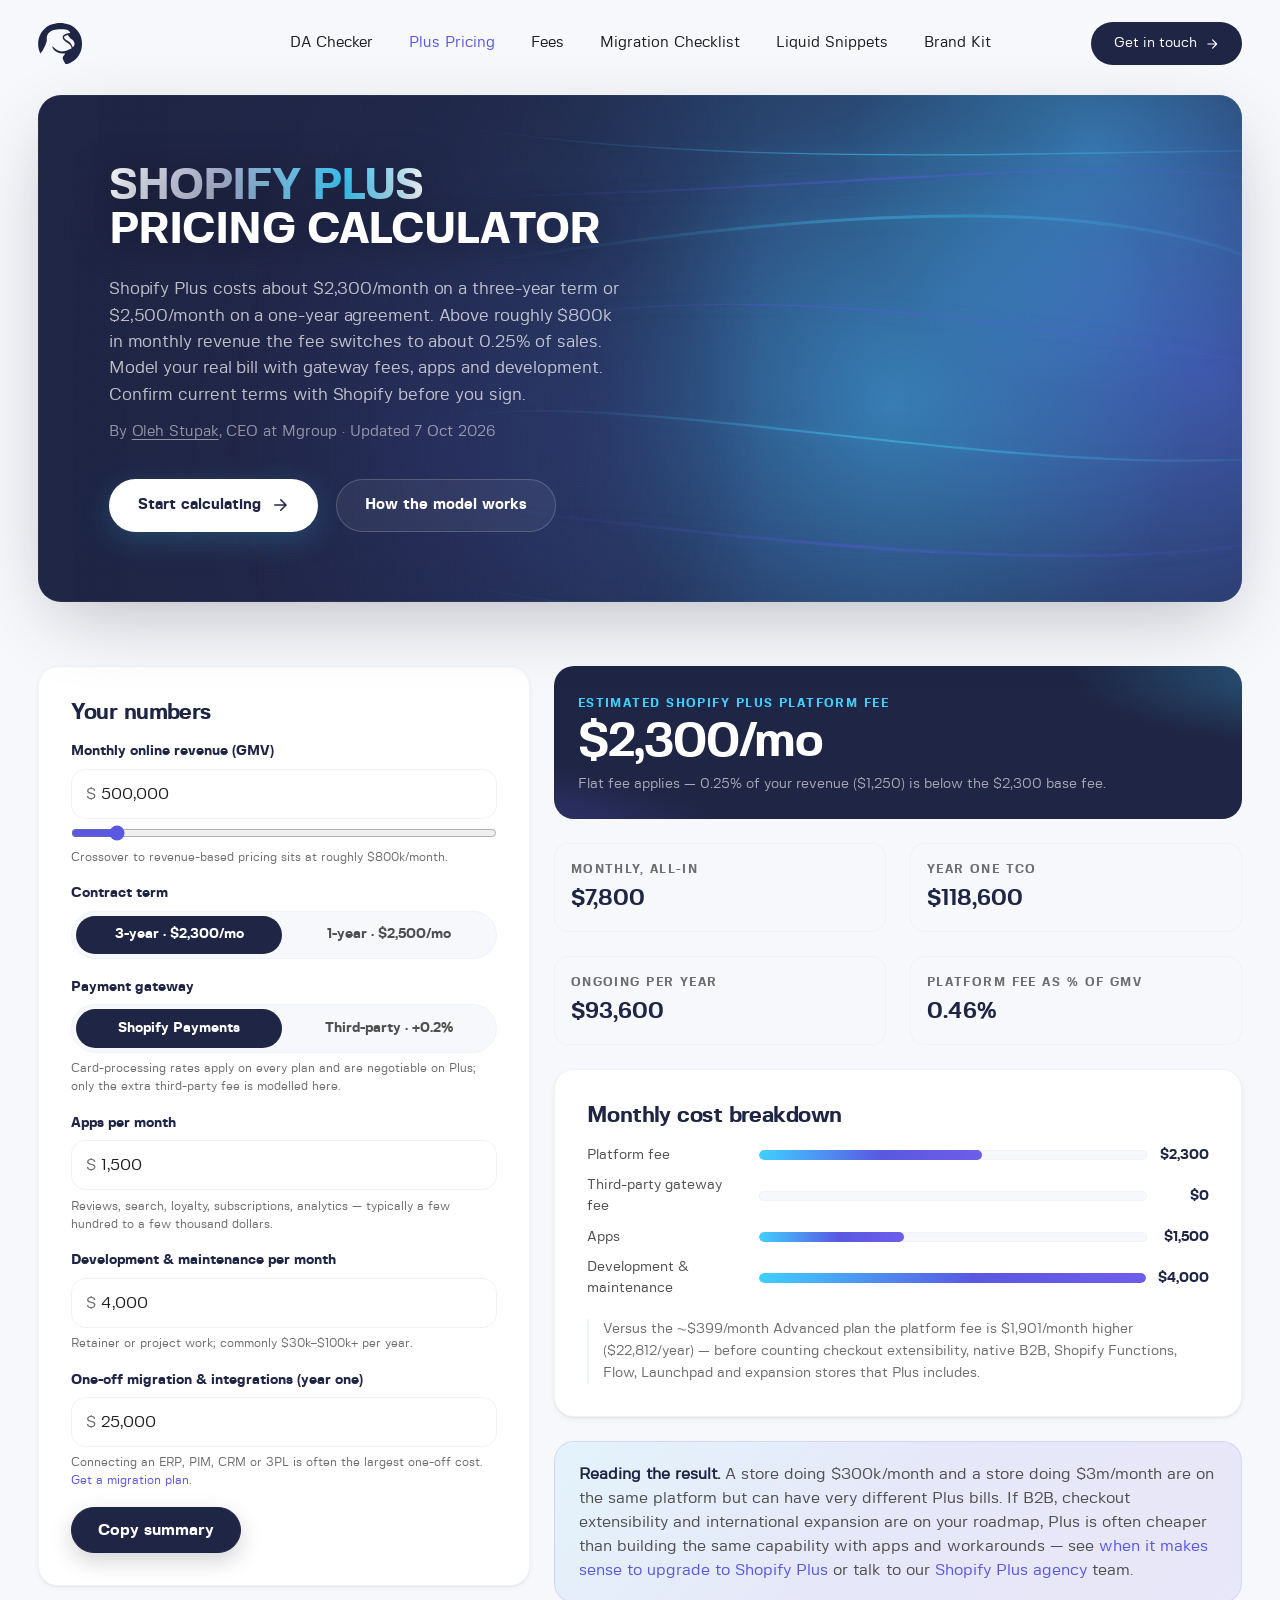
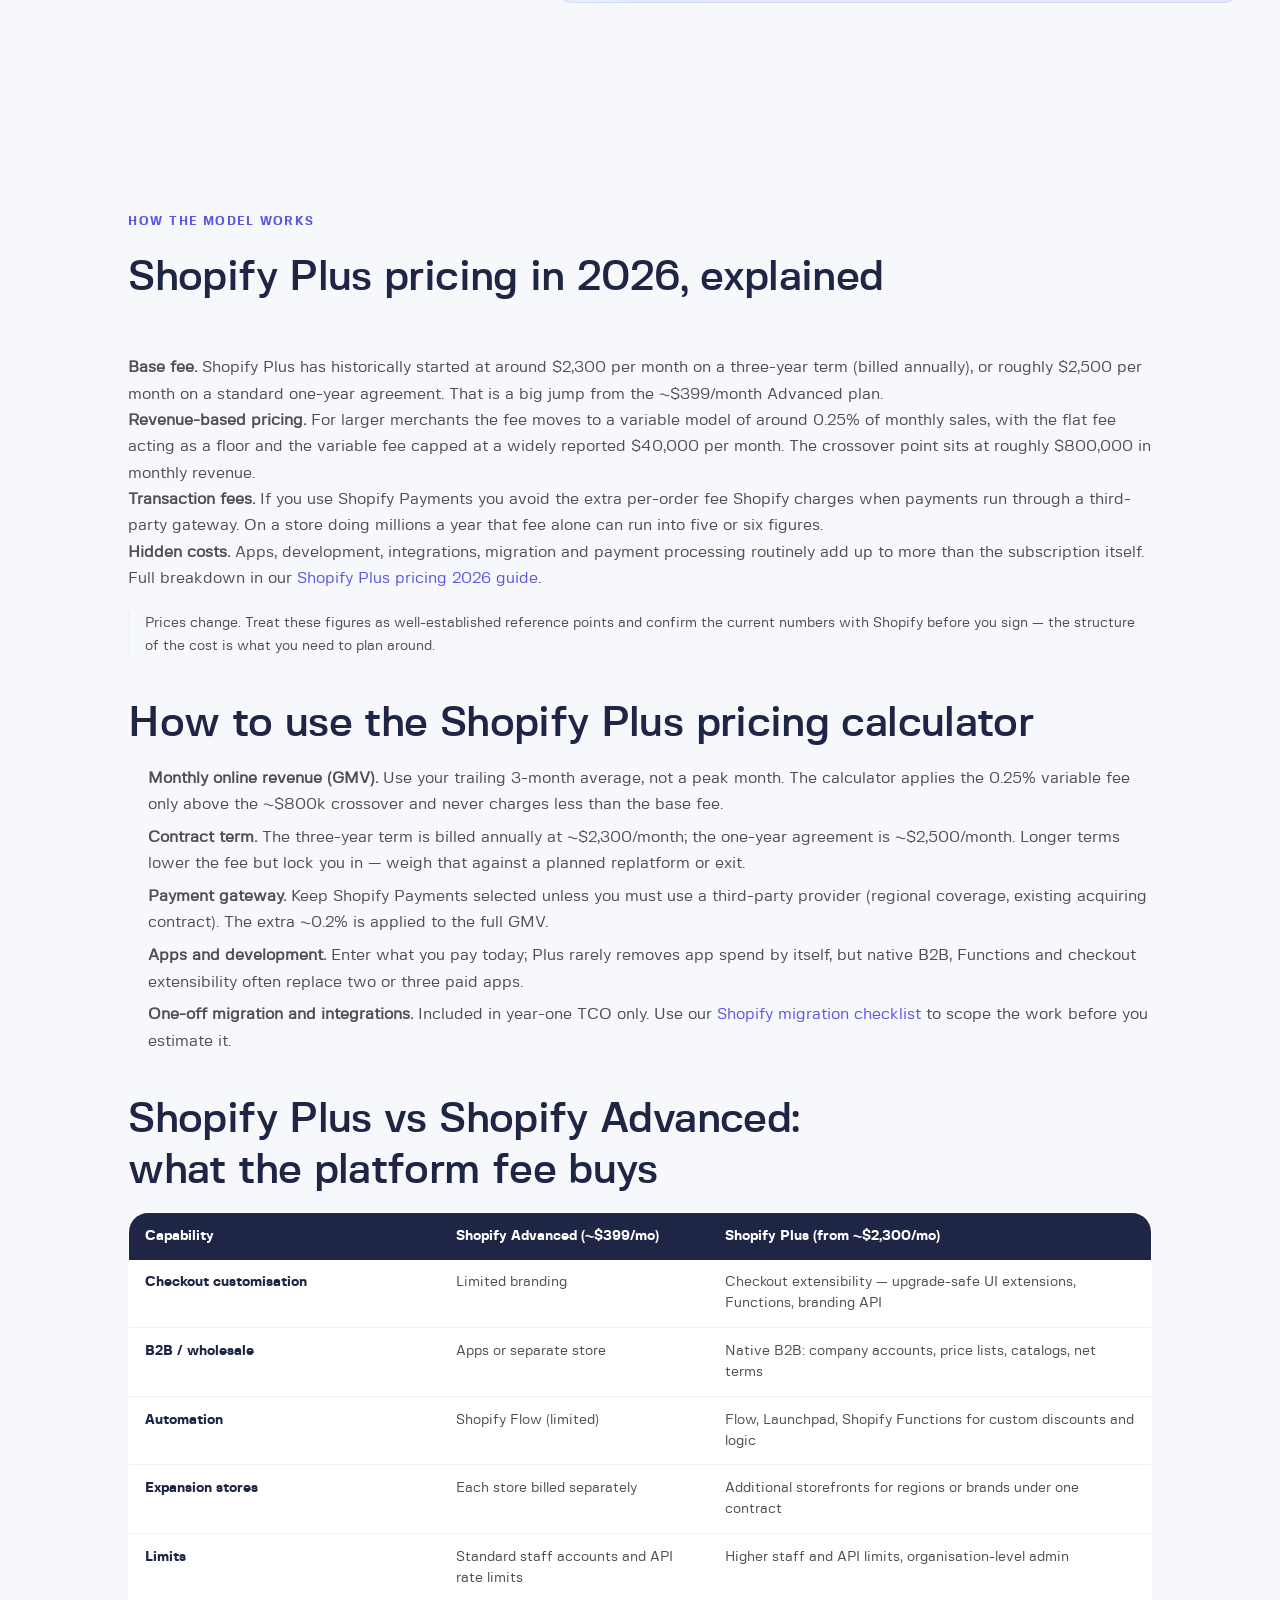
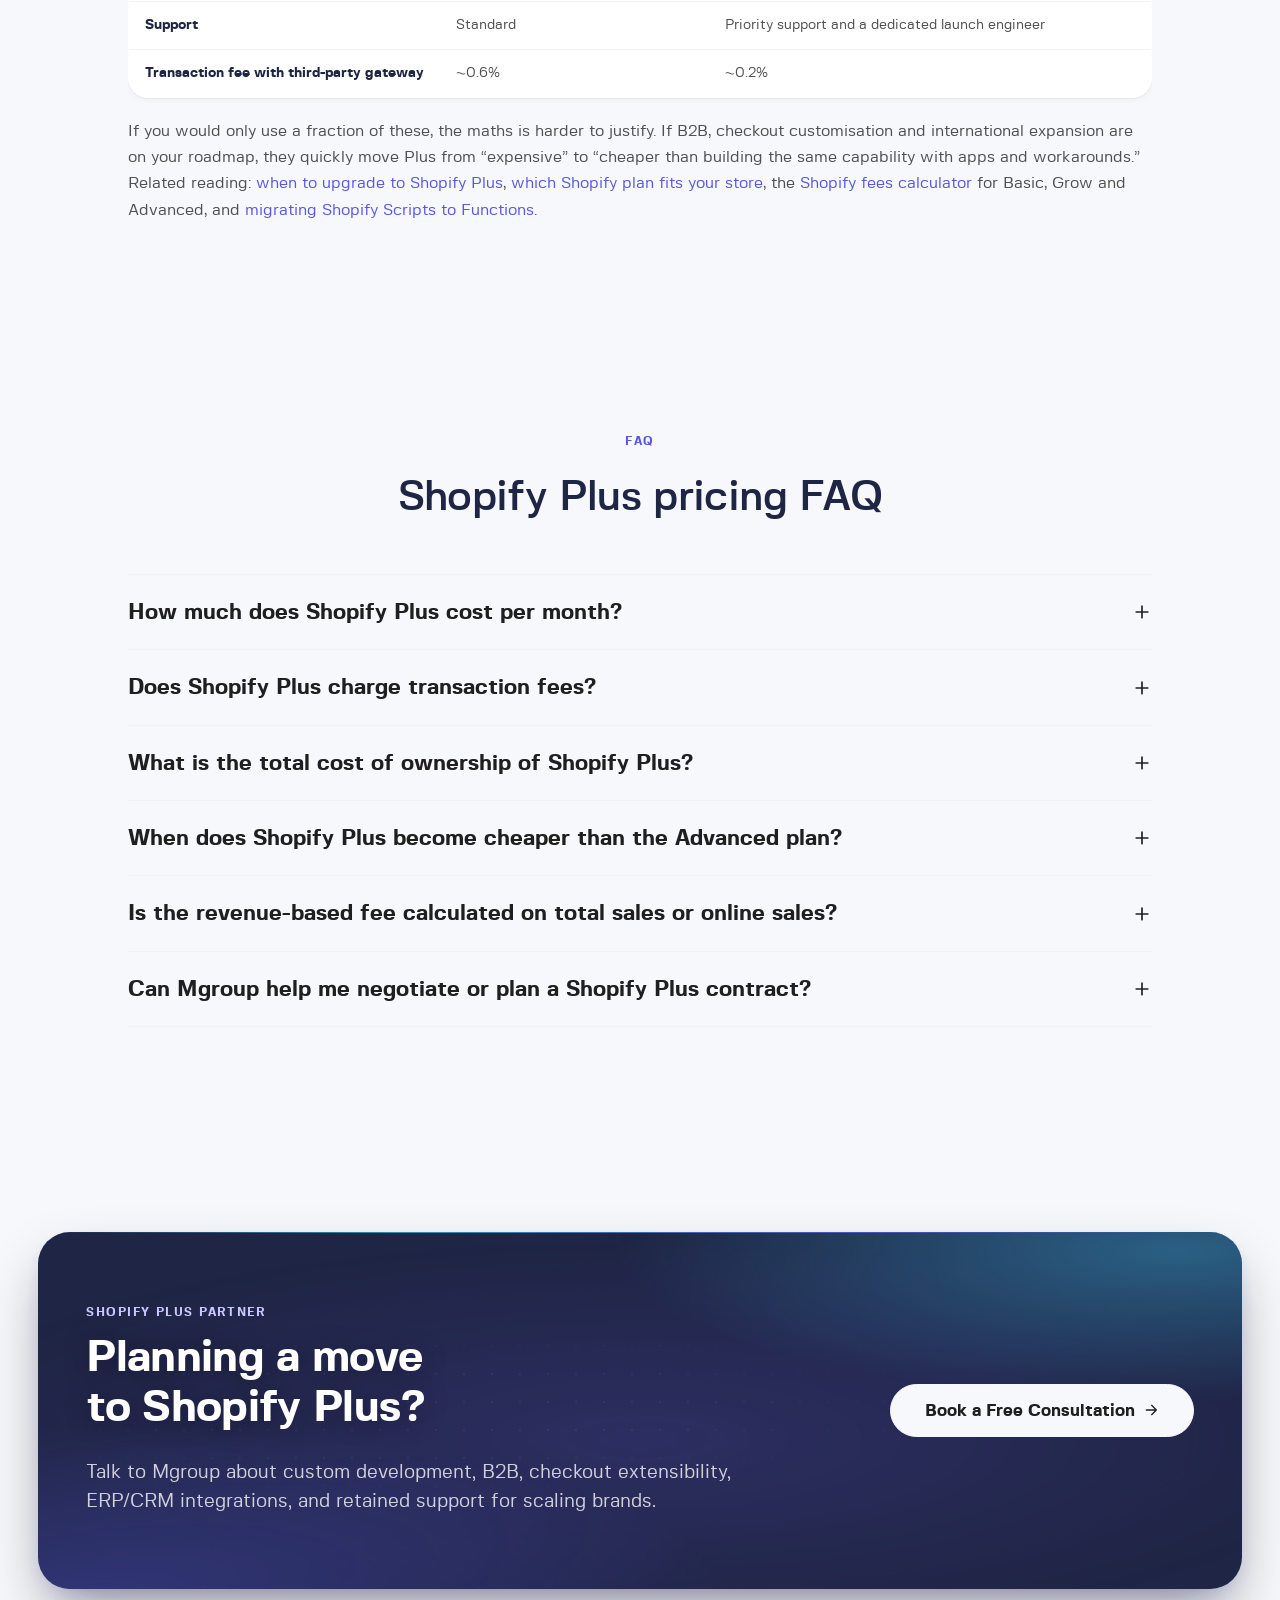
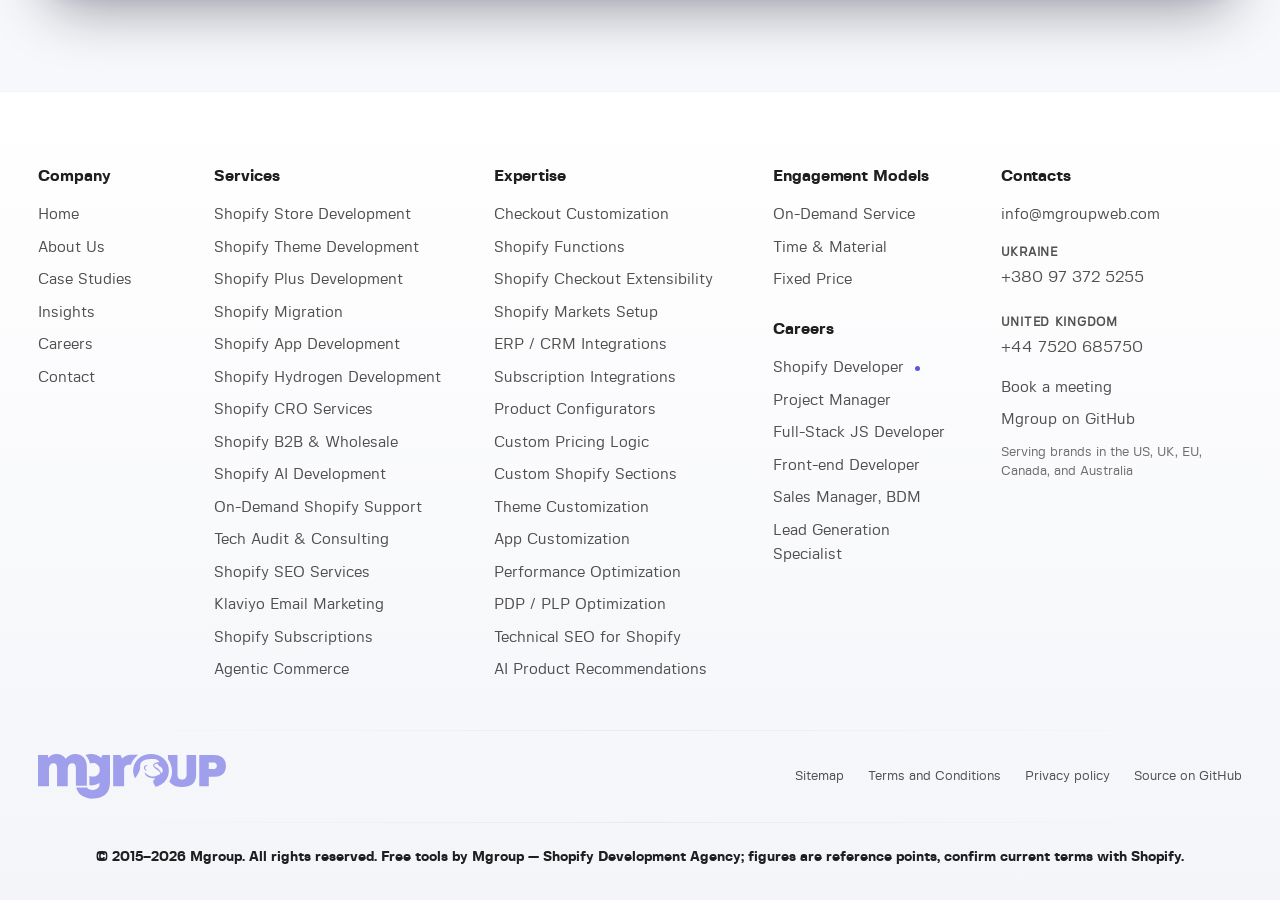
<file: shopify-plus-pricing-calculator/index.html>
<!DOCTYPE html>
<html lang="en">
<head>
<meta charset="utf-8">
<meta name="viewport" content="width=device-width, initial-scale=1">
<meta name="google-site-verification" content="UxmGO-WXx2DRkSGT9gvWTwsmtmUIdBWs4fRpBk4ONsE">
<meta name="msvalidate.01" content="BE5C955C7502CD74549031795096844D">
<title>Shopify Plus Pricing Calculator 2026 | Platform Fee &amp; TCO | Mgroup</title>
<meta name="description" content="Free Shopify Plus pricing calculator: model the $2,300–$2,500 platform fee vs the 0.25% revenue-based model, gateway fees, apps and development to get your real monthly and first-year cost.">
<link rel="canonical" href="https://mgroupweb.github.io/shopify-plus-pricing-calculator/">
<meta name="robots" content="index, follow, max-image-preview:large">
<meta name="theme-color" content="#1F2544">
<meta property="og:type" content="website">
<meta property="og:site_name" content="Mgroup Shopify Developer Tools">
<meta property="og:title" content="Shopify Plus Pricing Calculator 2026 | Platform Fee &amp; TCO | Mgroup">
<meta property="og:description" content="Free Shopify Plus pricing calculator: model the $2,300–$2,500 platform fee vs the 0.25% revenue-based model, gateway fees, apps and development to get your real monthly and first-year cost.">
<meta property="og:url" content="https://mgroupweb.github.io/shopify-plus-pricing-calculator/">
<meta property="og:image" content="https://mgroupweb.github.io/assets/img/og.png">
<meta property="og:image:width" content="1200">
<meta property="og:image:height" content="630">
<meta name="twitter:card" content="summary_large_image">
<meta name="twitter:site" content="@MgroupWeb">
<meta name="twitter:title" content="Shopify Plus Pricing Calculator 2026 | Platform Fee &amp; TCO | Mgroup">
<meta name="twitter:description" content="Free Shopify Plus pricing calculator: model the $2,300–$2,500 platform fee vs the 0.25% revenue-based model, gateway fees, apps and development to get your real monthly and first-year cost.">
<meta name="twitter:image" content="https://mgroupweb.github.io/assets/img/og.png">
<link rel="icon" href="https://mgroupweb.github.io/favicon.ico" sizes="any">
<link rel="icon" href="../assets/img/mark.svg" type="image/svg+xml">
<link rel="icon" type="image/png" sizes="32x32" href="../assets/icons/favicon-32x32.png">
<link rel="icon" type="image/png" sizes="16x16" href="../assets/icons/favicon-16x16.png">
<link rel="apple-touch-icon" sizes="180x180" href="../assets/icons/apple-touch-icon.png">
<link rel="manifest" href="../assets/icons/site.webmanifest">
<link rel="preload" href="../assets/fonts/fivosans/fivosans-bold-webfont.woff2" as="font" type="font/woff2" crossorigin>
<link rel="preload" href="../assets/fonts/fivosans/fivosans-regular-webfont.woff2" as="font" type="font/woff2" crossorigin>
<link rel="stylesheet" href="../assets/css/main-shared.css?v=20261007c">
<link rel="stylesheet" href="../assets/css/main-service.css?v=20261007c">
<link rel="stylesheet" href="../assets/css/tools.css?v=20261007c">
<script type="application/ld+json">{"@context": "https://schema.org", "@graph": [{"@type": "WebApplication", "name": "Shopify Plus Pricing Calculator", "url": "https://mgroupweb.github.io/shopify-plus-pricing-calculator/", "applicationCategory": "BusinessApplication", "operatingSystem": "Any", "browserRequirements": "Requires JavaScript", "offers": {"@type": "Offer", "price": "0", "priceCurrency": "USD"}, "description": "Estimate Shopify Plus platform fees, revenue-based pricing, gateway fees and total cost of ownership.", "datePublished": "2026-09-11", "dateModified": "2026-10-07", "author": {"@id": "https://mgroupweb.com/author/oleh-stupak/"}, "publisher": {"@id": "https://mgroupweb.com/#organization"}, "isPartOf": {"@id": "https://mgroupweb.github.io/#website"}}, {"@type": "Organization", "@id": "https://mgroupweb.com/#organization", "name": "Mgroup", "alternateName": ["Monkey Group", "Mgroup Shopify Agency", "MgroupWeb"], "legalName": "Monkey Group LLC", "url": "https://mgroupweb.com/", "slogan": [{"@language": "en", "@value": "The monkey as the evolution of intelligence. We grow your business from primitive to perfected."}, {"@language": "uk", "@value": "Мавпа як еволюція інтелекту. Розвиваємо ваш бізнес від примітивного до досконалого."}], "description": "Shopify Select Partner agency founded in 2015 in Zhytomyr, Ukraine, as Monkey Group. Builds, migrates and grows Shopify and Shopify Plus stores: theme and app development, migrations, B2B, CRO, SEO. 500+ stores supported, $100M+ in client store GMV since 2016.", "foundingDate": "2015", "foundingLocation": {"@type": "Place", "name": "Zhytomyr, Ukraine"}, "knowsAbout": ["Shopify", "Shopify Plus", "Shopify theme development", "Shopify app development", "eCommerce migration", "Shopify B2B", "Conversion rate optimization", "Shopify SEO", "Hydrogen headless commerce"], "logo": {"@type": "ImageObject", "@id": "https://mgroupweb.github.io/#logo-round", "url": "https://mgroupweb.github.io/assets/img/mark.svg", "contentUrl": "https://mgroupweb.github.io/assets/img/mark.svg", "encodingFormat": "image/svg+xml", "width": "540", "height": "540", "name": "Mgroup round mark", "creator": {"@id": "https://mgroupweb.com/#organization"}, "copyrightHolder": {"@id": "https://mgroupweb.com/#organization"}, "copyrightNotice": "© 2015–2026 Monkey Group LLC (Mgroup)", "creditText": "Mgroup", "license": "https://mgroupweb.github.io/footer-credit/#brand", "acquireLicensePage": "https://mgroupweb.github.io/footer-credit/#brand"}, "brand": {"@id": "https://mgroupweb.com/#brand"}, "sameAs": ["https://www.linkedin.com/company/mgroupweb/", "https://twitter.com/MgroupWeb", "https://www.facebook.com/mgroup.dp", "https://www.instagram.com/mgroupweb/", "https://www.shopify.com/partners/directory/partner/mgroup", "https://github.com/mgroupweb"]}, {"@type": "Person", "@id": "https://mgroupweb.com/author/oleh-stupak/", "name": "Oleh Stupak", "jobTitle": "CEO at MGROUP", "url": "https://mgroupweb.com/author/oleh-stupak/", "image": "https://mgroupweb.com/assets/media/2026/07/omgroup-150x150.webp", "worksFor": {"@id": "https://mgroupweb.com/#organization"}, "sameAs": ["https://www.linkedin.com/in/olehstupak/"]}, {"@type": "BreadcrumbList", "itemListElement": [{"@type": "ListItem", "position": 1, "name": "Shopify Developer Tools", "item": "https://mgroupweb.github.io/"}, {"@type": "ListItem", "position": 2, "name": "Shopify Plus Pricing Calculator", "item": "https://mgroupweb.github.io/shopify-plus-pricing-calculator/"}]}, {"@type": "FAQPage", "mainEntity": [{"@type": "Question", "name": "How much does Shopify Plus cost per month?", "acceptedAnswer": {"@type": "Answer", "text": "Shopify Plus has historically started at around $2,300 per month on a three-year term (billed annually), or roughly $2,500 per month on a standard one-year agreement. Above roughly $800,000 in monthly revenue the fee switches to about 0.25% of monthly sales, capped at a reported $40,000 per month."}}, {"@type": "Question", "name": "Does Shopify Plus charge transaction fees?", "acceptedAnswer": {"@type": "Answer", "text": "You always pay card-processing rates. If you use a third-party payment gateway instead of Shopify Payments, Shopify adds an extra per-order transaction fee (around 0.2% on Plus). Using Shopify Payments avoids that fee."}}, {"@type": "Question", "name": "What is the total cost of ownership of Shopify Plus?", "acceptedAnswer": {"@type": "Answer", "text": "Beyond the platform fee, budget for apps (commonly a few hundred to a few thousand dollars a month), development and maintenance, integrations (ERP, PIM, CRM, 3PL), a one-off migration in year one, and payment processing."}}, {"@type": "Question", "name": "When does Shopify Plus become cheaper than the Advanced plan?", "acceptedAnswer": {"@type": "Answer", "text": "Rarely on the subscription line alone — Plus starts around $2,300 a month against roughly $399 for Advanced. Plus wins when you would otherwise pay for B2B apps, checkout customisation workarounds, multiple stores or higher API limits, or when lower negotiated processing rates offset the fee at high volume."}}, {"@type": "Question", "name": "Is the revenue-based fee calculated on total sales or online sales?", "acceptedAnswer": {"@type": "Answer", "text": "Shopify describes it as a percentage of monthly sales processed through the platform. Model your own numbers with the calculator and confirm the exact definition, threshold and cap in your Shopify Plus agreement."}}, {"@type": "Question", "name": "Can Mgroup help me negotiate or plan a Shopify Plus contract?", "acceptedAnswer": {"@type": "Answer", "text": "Yes. As a Shopify Plus agency we scope the build, migration and integrations that sit behind the platform fee, and help you compare the real first-year cost against the revenue gains from B2B, checkout extensibility and new markets."}}]}]}</script>
</head>
<body class="is-page-inner service-page tools-page">
<nav class="hero-nav" aria-label="Primary">
  <a class="hero-nav__logo" href="../" aria-label="Mgroup Shopify Developer Tools — home"><span class="hero-nav__logo-mark" aria-hidden="true"><svg viewBox="0 0 68 64" fill="none" xmlns="http://www.w3.org/2000/svg" aria-hidden="true"><path d="M2.81379 19.4222C4.44167 15.5546 6.84496 12.0652 9.87395 9.17135C12.9882 6.2424 16.6393 3.94925 20.6242 2.4194C29.3958 -0.804248 39.0202 -0.804248 47.7918 2.4194C51.7901 3.94488 55.4544 6.23825 58.5797 9.17135C61.5854 12.077 63.9743 15.5641 65.6023 19.4222C67.2696 23.5452 68.0831 27.9662 67.9933 32.4155C68.0702 36.8612 67.2438 41.2759 65.5646 45.3898C63.9546 49.254 61.578 52.7483 58.5797 55.6596C55.4594 58.5993 51.7938 60.8936 47.7918 62.4116C46.132 63.0696 44.4186 63.5822 42.6708 63.9435V63.7922C40.1292 58.7424 37.2109 55.2813 38.5665 52.312C39.4137 50.4207 42.9156 46.9785 41.9742 47.092C25.5005 48.7942 21.415 36.7655 22.0928 36.1224C22.7705 35.4794 26.6866 42.099 34.7258 43.6877C41.4094 45.0683 52.0279 38.9405 52.0279 38.9405C51.4442 33.0585 45.2501 30.7133 42.0119 28.0655C34.8011 22.1457 37.8887 16.5664 49.5427 15.3748C50.3711 15.2803 47.66 10.325 43.085 10.0792C36.4014 9.682 18.8733 8.05548 14.3172 18.9872C12.4344 23.5074 14.8067 25.3798 12.6039 31.0727C10.8906 35.4794 8.3678 42.4205 3.64219 47.1298C3.34096 46.5624 3.05853 45.9761 2.79494 45.352C1.06866 41.2608 0.19101 36.859 0.215637 32.4155C0.191383 27.9518 1.07554 23.5302 2.81379 19.4222ZM46.1162 18.59C32.1841 21.8053 47.0575 27.4414 49.6368 30.4864C51.5504 32.4605 52.8969 34.9176 53.5341 37.5977C54.3351 37.0506 55.0067 36.3334 55.5013 35.4967C55.9958 34.66 56.3012 33.7243 56.3958 32.7559C56.6217 26.6092 51.689 25.0772 50.2205 23.829C48.545 22.3494 47.1539 20.5737 46.1162 18.59Z" fill="currentColor"/></svg></span></a>
  <div class="hero-nav__menu" id="nav-menu">
    <div class="hero-nav__menu-bar" aria-hidden="true"><a class="hero-nav__menu-logo" href="../" aria-label="Mgroup home"><svg viewBox="0 0 68 64" fill="none" xmlns="http://www.w3.org/2000/svg" aria-hidden="true"><path d="M2.81379 19.4222C4.44167 15.5546 6.84496 12.0652 9.87395 9.17135C12.9882 6.2424 16.6393 3.94925 20.6242 2.4194C29.3958 -0.804248 39.0202 -0.804248 47.7918 2.4194C51.7901 3.94488 55.4544 6.23825 58.5797 9.17135C61.5854 12.077 63.9743 15.5641 65.6023 19.4222C67.2696 23.5452 68.0831 27.9662 67.9933 32.4155C68.0702 36.8612 67.2438 41.2759 65.5646 45.3898C63.9546 49.254 61.578 52.7483 58.5797 55.6596C55.4594 58.5993 51.7938 60.8936 47.7918 62.4116C46.132 63.0696 44.4186 63.5822 42.6708 63.9435V63.7922C40.1292 58.7424 37.2109 55.2813 38.5665 52.312C39.4137 50.4207 42.9156 46.9785 41.9742 47.092C25.5005 48.7942 21.415 36.7655 22.0928 36.1224C22.7705 35.4794 26.6866 42.099 34.7258 43.6877C41.4094 45.0683 52.0279 38.9405 52.0279 38.9405C51.4442 33.0585 45.2501 30.7133 42.0119 28.0655C34.8011 22.1457 37.8887 16.5664 49.5427 15.3748C50.3711 15.2803 47.66 10.325 43.085 10.0792C36.4014 9.682 18.8733 8.05548 14.3172 18.9872C12.4344 23.5074 14.8067 25.3798 12.6039 31.0727C10.8906 35.4794 8.3678 42.4205 3.64219 47.1298C3.34096 46.5624 3.05853 45.9761 2.79494 45.352C1.06866 41.2608 0.19101 36.859 0.215637 32.4155C0.191383 27.9518 1.07554 23.5302 2.81379 19.4222ZM46.1162 18.59C32.1841 21.8053 47.0575 27.4414 49.6368 30.4864C51.5504 32.4605 52.8969 34.9176 53.5341 37.5977C54.3351 37.0506 55.0067 36.3334 55.5013 35.4967C55.9958 34.66 56.3012 33.7243 56.3958 32.7559C56.6217 26.6092 51.689 25.0772 50.2205 23.829C48.545 22.3494 47.1539 20.5737 46.1162 18.59Z" fill="currentColor"/></svg></a></div>
    <ul class="hero-nav__links">
      <li><a href="../#authority">DA Checker</a></li>
      <li><a href="../shopify-plus-pricing-calculator/" aria-current="page">Plus Pricing</a></li>
      <li><a href="../shopify-fees-calculator/">Fees</a></li>
      <li><a href="../shopify-migration-checklist/">Migration Checklist</a></li>
      <li><a href="../shopify-liquid-snippets/">Liquid Snippets</a></li>
      <li><a href="../footer-credit/">Brand Kit</a></li>
    </ul>
    <a class="hero-nav__cta" href="https://mgroupweb.com/grow-ecommerce-business/">Get in touch<svg width="14" height="14" viewBox="0 0 24 24" fill="none" aria-hidden="true"><path d="M5 12h14M13 5l7 7-7 7" stroke="currentColor" stroke-width="2" stroke-linecap="round" stroke-linejoin="round"/></svg></a>
  </div>
  <button class="hero-nav__burger" id="nav-burger" type="button" aria-expanded="false" aria-controls="nav-menu" aria-label="Open menu"><svg class="menuicon" xmlns="http://www.w3.org/2000/svg" width="40" height="40" viewBox="0 0 50 50" aria-hidden="true"><title>Toggle Menu</title><g><line class="menuicon__bar" x1="13" y1="16.5" x2="37" y2="16.5"></line><line class="menuicon__bar" x1="13" y1="24.5" x2="37" y2="24.5"></line><line class="menuicon__bar" x1="13" y1="32.5" x2="37" y2="32.5"></line><circle class="menuicon__circle" r="23" cx="25" cy="25"></circle></g></svg></button>
</nav>
<section class="page-hero" aria-labelledby="page-title">
  <canvas class="hero-aura" aria-hidden="true"></canvas>
  <canvas class="hero-ribbons" aria-hidden="true"></canvas>
  <div class="hero-content">
    <div class="hero-content__text">
      <h1 class="hero-title" id="page-title"><span class="grad">Shopify Plus</span> <br>Pricing Calculator</h1>
      <p class="hero-desc">Shopify Plus costs about $2,300/month on a three-year term or $2,500/month on a one-year agreement. Above roughly $800k in monthly revenue the fee switches to about 0.25% of sales. Model your real bill with gateway fees, apps and development. Confirm current terms with Shopify before you sign. <span class="hero-byline">By <a href="https://mgroupweb.com/author/oleh-stupak/">Oleh Stupak</a>, CEO at Mgroup · Updated <time datetime="2026-10-07">7 Oct 2026</time></span></p>
      <div class="hero-actions"><a class="btn-pill btn-pill--white" href="#calc">Start calculating<svg width="14" height="14" viewBox="0 0 24 24" fill="none" aria-hidden="true"><path d="M5 12h14M13 5l7 7-7 7" stroke="currentColor" stroke-width="2" stroke-linecap="round" stroke-linejoin="round"/></svg></a><a class="btn-pill btn-pill--ghost-light" href="#how">How the model works</a></div>
    </div>
  </div>
</section>

<main id="main">

  <section class="section" aria-label="Calculator">
    <div class="container">
      <div class="tool">
        <form class="panel panel--sticky" id="calc" aria-label="Shopify Plus cost inputs">
          <h2>Your numbers</h2>
          <div class="field">
            <label for="gmv">Monthly online revenue (GMV)</label>
            <div class="input-money"><input class="input" id="gmv" type="text" inputmode="numeric" value="500,000" autocomplete="off"></div>
            <input class="range" id="gmvRange" type="range" min="50000" max="5000000" step="10000" value="500000" aria-label="Monthly revenue slider">
            <span class="hint">Crossover to revenue-based pricing sits at roughly $800k/month.</span>
          </div>
          <div class="field">
            <span class="field__label" id="termLabel">Contract term</span>
            <div class="seg" role="radiogroup" aria-labelledby="termLabel">
              <label><input type="radio" name="term" value="2300" checked>3-year · $2,300/mo</label>
              <label><input type="radio" name="term" value="2500">1-year · $2,500/mo</label>
            </div>
          </div>
          <div class="field">
            <span class="field__label" id="gwLabel">Payment gateway</span>
            <div class="seg" role="radiogroup" aria-labelledby="gwLabel">
              <label><input type="radio" name="gateway" value="0" checked>Shopify Payments</label>
              <label><input type="radio" name="gateway" value="0.002">Third-party · +0.2%</label>
            </div>
            <span class="hint">Card-processing rates apply on every plan and are negotiable on Plus; only the extra third-party fee is modelled here.</span>
          </div>
          <div class="field">
            <label for="apps">Apps per month</label>
            <div class="input-money"><input class="input" id="apps" type="text" inputmode="numeric" value="1,500" autocomplete="off"></div>
            <span class="hint">Reviews, search, loyalty, subscriptions, analytics — typically a few hundred to a few thousand dollars.</span>
          </div>
          <div class="field">
            <label for="dev">Development &amp; maintenance per month</label>
            <div class="input-money"><input class="input" id="dev" type="text" inputmode="numeric" value="4,000" autocomplete="off"></div>
            <span class="hint">Retainer or project work; commonly $30k–$100k+ per year.</span>
          </div>
          <div class="field">
            <label for="migration">One-off migration &amp; integrations (year one)</label>
            <div class="input-money"><input class="input" id="migration" type="text" inputmode="numeric" value="25,000" autocomplete="off"></div>
            <span class="hint">Connecting an ERP, PIM, CRM or 3PL is often the largest one-off cost. <a href="https://mgroupweb.com/services/shopify-migration-experts/">Get a migration plan</a>.</span>
          </div>
          <button class="btn btn--dark" type="button" id="copyResult">Copy summary</button>
        </form>
        <div>
          <div class="result-hero" aria-live="polite">
            <span class="eyebrow">Estimated Shopify Plus platform fee</span>
            <div class="result-hero__num" id="platformMonthly">$2,300</div>
            <div class="result-hero__sub" id="platformNote">Flat fee applies — 0.25% of your revenue is below the base fee.</div>
          </div>
          <div class="result-grid">
            <div class="result-mini"><div class="result-mini__label">Monthly, all-in</div><div class="result-mini__num" id="totalMonthly">—</div></div>
            <div class="result-mini"><div class="result-mini__label">Year one TCO</div><div class="result-mini__num" id="totalYear1">—</div></div>
            <div class="result-mini"><div class="result-mini__label">Ongoing per year</div><div class="result-mini__num" id="totalYear">—</div></div>
            <div class="result-mini"><div class="result-mini__label">Platform fee as % of GMV</div><div class="result-mini__num" id="feePct">—</div></div>
          </div>
          <div class="panel">
            <h2>Monthly cost breakdown</h2>
            <div class="bars" id="bars"></div>
            <p class="note" id="advNote"></p>
          </div>
          <div class="callout"><p><strong>Reading the result.</strong> A store doing $300k/month and a store doing $3m/month are on the same platform but can have very different Plus bills. If B2B, checkout extensibility and international expansion are on your roadmap, Plus is often cheaper than building the same capability with apps and workarounds — see <a href="https://mgroupweb.com/blogs/benefits-shopify-plus-when-should-you-migrate/">when it makes sense to upgrade to Shopify Plus</a> or talk to our <a href="https://mgroupweb.com/shopify-plus-agency/">Shopify Plus agency</a> team.</p></div>
        </div>
      </div>
    </div>
  </section>

  <section class="section" id="how" aria-labelledby="how-title">
    <div class="container container-narrow prose">
      <header class="section__head"><span class="eyebrow">How the model works</span><h2 class="section__title" id="how-title">Shopify Plus pricing in 2026, explained</h2></header>
      <p><strong>Base fee.</strong> Shopify Plus has historically started at around $2,300 per month on a three-year term (billed annually), or roughly $2,500 per month on a standard one-year agreement. That is a big jump from the ~$399/month Advanced plan.</p>
      <p><strong>Revenue-based pricing.</strong> For larger merchants the fee moves to a variable model of around 0.25% of monthly sales, with the flat fee acting as a floor and the variable fee capped at a widely reported $40,000 per month. The crossover point sits at roughly $800,000 in monthly revenue.</p>
      <p><strong>Transaction fees.</strong> If you use Shopify Payments you avoid the extra per-order fee Shopify charges when payments run through a third-party gateway. On a store doing millions a year that fee alone can run into five or six figures.</p>
      <p><strong>Hidden costs.</strong> Apps, development, integrations, migration and payment processing routinely add up to more than the subscription itself. Full breakdown in our <a href="https://mgroupweb.com/blogs/shopify-plus-pricing-cost/">Shopify Plus pricing 2026 guide</a>.</p>
      <p class="note">Prices change. Treat these figures as well-established reference points and confirm the current numbers with Shopify before you sign — the structure of the cost is what you need to plan around.</p>

      <h2 class="section__title" id="use-title" style="margin-top:2.5rem">How to use the Shopify Plus pricing calculator</h2>
      <ul>
        <li><strong>Monthly online revenue (GMV).</strong> Use your trailing 3-month average, not a peak month. The calculator applies the 0.25% variable fee only above the ~$800k crossover and never charges less than the base fee.</li>
        <li><strong>Contract term.</strong> The three-year term is billed annually at ~$2,300/month; the one-year agreement is ~$2,500/month. Longer terms lower the fee but lock you in — weigh that against a planned replatform or exit.</li>
        <li><strong>Payment gateway.</strong> Keep Shopify Payments selected unless you must use a third-party provider (regional coverage, existing acquiring contract). The extra ~0.2% is applied to the full GMV.</li>
        <li><strong>Apps and development.</strong> Enter what you pay today; Plus rarely removes app spend by itself, but native B2B, Functions and checkout extensibility often replace two or three paid apps.</li>
        <li><strong>One-off migration and integrations.</strong> Included in year-one TCO only. Use our <a href="../shopify-migration-checklist/">Shopify migration checklist</a> to scope the work before you estimate it.</li>
      </ul>

      <h2 class="section__title" id="compare-title" style="margin-top:2.5rem">Shopify Plus vs Shopify Advanced: what the platform fee buys</h2>
      <div style="overflow-x:auto">
      <table class="tools-table">
        <thead><tr><th scope="col">Capability</th><th scope="col">Shopify Advanced (~$399/mo)</th><th scope="col">Shopify Plus (from ~$2,300/mo)</th></tr></thead>
        <tbody>
          <tr><th scope="row">Checkout customisation</th><td>Limited branding</td><td>Checkout extensibility — upgrade-safe UI extensions, Functions, branding API</td></tr>
          <tr><th scope="row">B2B / wholesale</th><td>Apps or separate store</td><td>Native B2B: company accounts, price lists, catalogs, net terms</td></tr>
          <tr><th scope="row">Automation</th><td>Shopify Flow (limited)</td><td>Flow, Launchpad, Shopify Functions for custom discounts and logic</td></tr>
          <tr><th scope="row">Expansion stores</th><td>Each store billed separately</td><td>Additional storefronts for regions or brands under one contract</td></tr>
          <tr><th scope="row">Limits</th><td>Standard staff accounts and API rate limits</td><td>Higher staff and API limits, organisation-level admin</td></tr>
          <tr><th scope="row">Support</th><td>Standard</td><td>Priority support and a dedicated launch engineer</td></tr>
          <tr><th scope="row">Transaction fee with third-party gateway</th><td>~0.6%</td><td>~0.2%</td></tr>
        </tbody>
      </table>
      </div>
      <p>If you would only use a fraction of these, the maths is harder to justify. If B2B, checkout customisation and international expansion are on your roadmap, they quickly move Plus from “expensive” to “cheaper than building the same capability with apps and workarounds.” Related reading: <a href="https://mgroupweb.com/blogs/benefits-shopify-plus-when-should-you-migrate/">when to upgrade to Shopify Plus</a>, <a href="https://mgroupweb.com/blogs/best-shopify-plan-pricing/">which Shopify plan fits your store</a>, the <a href="../shopify-fees-calculator/">Shopify fees calculator</a> for Basic, Grow and Advanced, and <a href="https://mgroupweb.com/blogs/migrate-shopify-scripts-to-functions/">migrating Shopify Scripts to Functions</a>.</p>
    </div>
  </section>

  <section class="section" id="faq" aria-labelledby="faq-title">
    <div class="container container-narrow">
      <header class="section__head section__head--center"><span class="eyebrow">FAQ</span><h2 class="section__title" id="faq-title">Shopify Plus pricing FAQ</h2></header>
      <div class="accordion"><div class="accordion__item"><details class="accordion__details"><summary class="accordion__summary">How much does Shopify Plus cost per month?</summary><div class="accordion__content"><p>Shopify Plus has historically started at around $2,300 per month on a three-year term (billed annually), or roughly $2,500 per month on a standard one-year agreement. Above roughly $800,000 in monthly revenue the fee switches to about 0.25% of monthly sales, capped at a reported $40,000 per month.</p></div></details></div><div class="accordion__item"><details class="accordion__details"><summary class="accordion__summary">Does Shopify Plus charge transaction fees?</summary><div class="accordion__content"><p>You always pay card-processing rates. If you use a third-party payment gateway instead of Shopify Payments, Shopify adds an extra per-order transaction fee (around 0.2% on Plus). Using Shopify Payments avoids that fee.</p></div></details></div><div class="accordion__item"><details class="accordion__details"><summary class="accordion__summary">What is the total cost of ownership of Shopify Plus?</summary><div class="accordion__content"><p>Beyond the platform fee, budget for apps (commonly a few hundred to a few thousand dollars a month), development and maintenance, integrations (ERP, PIM, CRM, 3PL), a one-off migration in year one, and payment processing.</p></div></details></div><div class="accordion__item"><details class="accordion__details"><summary class="accordion__summary">When does Shopify Plus become cheaper than the Advanced plan?</summary><div class="accordion__content"><p>Rarely on the subscription line alone — Plus starts around $2,300 a month against roughly $399 for Advanced. Plus wins when you would otherwise pay for B2B apps, checkout customisation workarounds, multiple stores or higher API limits, or when lower negotiated processing rates offset the fee at high volume.</p></div></details></div><div class="accordion__item"><details class="accordion__details"><summary class="accordion__summary">Is the revenue-based fee calculated on total sales or online sales?</summary><div class="accordion__content"><p>Shopify describes it as a percentage of monthly sales processed through the platform. Model your own numbers with the calculator and confirm the exact definition, threshold and cap in your Shopify Plus agreement.</p></div></details></div><div class="accordion__item"><details class="accordion__details"><summary class="accordion__summary">Can Mgroup help me negotiate or plan a Shopify Plus contract?</summary><div class="accordion__content"><p>Yes. As a <a href="https://mgroupweb.com/shopify-plus-agency/">Shopify Plus agency</a> we scope the build, migration and integrations that sit behind the platform fee, and help you compare the real first-year cost against the revenue gains from B2B, checkout extensibility and new markets.</p></div></details></div></div>
    </div>
  </section>

  <section class="section" id="contact" aria-labelledby="contact-title">
    <div class="container">
      <div class="cta-banner cta-banner--partner">
        <div class="cta-banner__inner">
          <div class="cta-banner__copy"><span class="eyebrow cta-banner__eyebrow">Shopify Plus Partner</span><h2 class="cta-banner__title" id="contact-title">Planning a move to <span class="grad">Shopify Plus</span>?</h2><p class="cta-banner__lead">Talk to Mgroup about custom development, B2B, checkout extensibility, ERP/CRM integrations, and retained support for scaling brands.</p></div>
          <div class="cta-banner__actions"><a class="btn btn--paper btn--lg" href="https://mgroupweb.com/grow-ecommerce-business/">Book a Free Consultation<svg viewBox="0 0 24 24" fill="none" aria-hidden="true"><path d="M5 12h14M13 5l7 7-7 7" stroke="currentColor" stroke-width="2" stroke-linecap="round" stroke-linejoin="round"/></svg></a></div>
        </div>
      </div>
    </div>
  </section>
</main>
<footer class="mg-footer" role="contentinfo">
  <div class="mg-footer__inner">
    <div class="mg-footer__cols">
      <nav class="mg-footer__col" aria-label="Company"><h6>Company</h6><ul class="mg-footer__list"><li><a href="https://mgroupweb.com/">Home</a></li><li><a href="https://mgroupweb.com/shopify-plus-agency/">About Us</a></li><li><a href="https://mgroupweb.com/case-studies/">Case Studies</a></li><li><a href="https://mgroupweb.com/blogs/">Insights</a></li><li><a href="https://mgroupweb.com/vacancies/">Careers</a></li><li><a href="https://mgroupweb.com/grow-ecommerce-business/">Contact</a></li></ul></nav>
      <nav class="mg-footer__col" aria-label="Services"><h6>Services</h6><ul class="mg-footer__list"><li><a href="https://mgroupweb.com/services/build-shopify-store/">Shopify Store Development</a></li><li><a href="https://mgroupweb.com/services/expert-shopify-theme-development/">Shopify Theme Development</a></li><li><a href="https://mgroupweb.com/shopify-plus-agency/">Shopify Plus Development</a></li><li><a href="https://mgroupweb.com/services/shopify-migration-experts/">Shopify Migration</a></li><li><a href="https://mgroupweb.com/services/create-shopify-application/">Shopify App Development</a></li><li><a href="https://mgroupweb.com/services/shopify-hydrogen-development/">Shopify Hydrogen Development</a></li><li><a href="https://mgroupweb.com/services/shopify-customer-retention-optimization/">Shopify CRO Services</a></li><li><a href="https://mgroupweb.com/services/shopify-b2b-wholesale/">Shopify B2B &amp; Wholesale</a></li><li><a href="https://mgroupweb.com/services/ai-ecommerce-agency-development-services/">Shopify AI Development</a></li><li><a href="https://mgroupweb.com/services/shopify-store-support-service/">On-Demand Shopify Support</a></li><li><a href="https://mgroupweb.com/services/ecommerce-shopify-tech-audit-consulting/">Tech Audit &amp; Consulting</a></li><li><a href="https://mgroupweb.com/services/shopify-seo-ecommerce-marketing/">Shopify SEO Services</a></li><li><a href="https://mgroupweb.com/services/klaviyo-email-marketing-agency/">Klaviyo Email Marketing</a></li><li><a href="https://mgroupweb.com/services/shopify-subscriptions-recharge/">Shopify Subscriptions</a></li><li><a href="https://mgroupweb.com/services/agentic-commerce-shopify/">Agentic Commerce</a></li></ul></nav>
      <nav class="mg-footer__col" aria-label="Expertise"><h6>Expertise</h6><ul class="mg-footer__list"><li><a href="https://mgroupweb.com/services/expert-shopify-theme-development/">Checkout Customization</a></li><li><a href="https://mgroupweb.com/shopify-plus-agency/">Shopify Functions</a></li><li><a href="https://mgroupweb.com/shopify-plus-agency/">Shopify Checkout Extensibility</a></li><li><a href="https://mgroupweb.com/shopify-plus-agency/">Shopify Markets Setup</a></li><li><a href="https://mgroupweb.com/services/create-shopify-application/">ERP / CRM Integrations</a></li><li><a href="https://mgroupweb.com/services/create-shopify-application/">Subscription Integrations</a></li><li><a href="https://mgroupweb.com/services/custom-shopify-sections/">Product Configurators</a></li><li><a href="https://mgroupweb.com/services/shopify-b2b-wholesale/">Custom Pricing Logic</a></li><li><a href="https://mgroupweb.com/services/custom-shopify-sections/">Custom Shopify Sections</a></li><li><a href="https://mgroupweb.com/services/expert-shopify-theme-development/">Theme Customization</a></li><li><a href="https://mgroupweb.com/services/create-shopify-application/">App Customization</a></li><li><a href="https://mgroupweb.com/services/ecommerce-shopify-tech-audit-consulting/">Performance Optimization</a></li><li><a href="https://mgroupweb.com/services/shopify-customer-retention-optimization/">PDP / PLP Optimization</a></li><li><a href="https://mgroupweb.com/services/shopify-seo-ecommerce-marketing/">Technical SEO for Shopify</a></li><li><a href="https://mgroupweb.com/services/ai-ecommerce-agency-development-services/">AI Product Recommendations</a></li></ul></nav>
      <nav class="mg-footer__col" aria-label="Engagement Models and Careers"><h6><a href="https://mgroupweb.com/shopify-engagement-models/">Engagement Models</a></h6><ul class="mg-footer__list"><li><a href="https://mgroupweb.com/on-demand-shopify-retainer/">On-Demand Service</a></li><li><a href="https://mgroupweb.com/time-and-material-shopify-development/">Time &amp; Material</a></li><li><a href="https://mgroupweb.com/fixed-price-shopify-development/">Fixed Price</a></li></ul><h6 class="mg-footer__heading--secondary"><a href="https://mgroupweb.com/vacancies/">Careers</a></h6><ul class="mg-footer__list"><li><a href="https://mgroupweb.com/vacancies/shopify-developer-vacancy/">Shopify Developer <span class="mg-footer__col-badge">HOT</span></a></li><li><a href="https://mgroupweb.com/vacancies/project-manager/">Project Manager</a></li><li><a href="https://mgroupweb.com/vacancies/full-stack-js-developer/">Full-Stack JS Developer</a></li><li><a href="https://mgroupweb.com/vacancies/front-end-developer/">Front-end Developer</a></li><li><a href="https://mgroupweb.com/vacancies/sales-manager-bdm/">Sales Manager, BDM</a></li><li><a href="https://mgroupweb.com/vacancies/lead-generation-specialist-shopify-ecommerce/">Lead Generation Specialist</a></li></ul></nav>
      <div class="mg-footer__col" aria-label="Contacts"><h6><a href="https://mgroupweb.com/grow-ecommerce-business/">Contacts</a></h6><ul class="mg-footer__list"><li><a href="mailto:info@mgroupweb.com">info@mgroupweb.com</a></li><li><a class="mg-footer__phone" href="tel:+380973725255"><span class="mg-footer__phone-label">Ukraine</span><span class="mg-footer__phone-number">+380 97 372 5255</span></a></li><li><a class="mg-footer__phone" href="tel:+447520685750"><span class="mg-footer__phone-label">United Kingdom</span><span class="mg-footer__phone-number">+44 7520 685750</span></a></li><li><a href="https://mgroupweb.com/grow-ecommerce-business/">Book a meeting</a></li><li><a href="https://github.com/mgroupweb">Mgroup on GitHub</a></li></ul><p class="mg-footer__serving">Serving brands in the US, UK, EU, Canada, and Australia</p></div>
    </div>
    <div class="mg-footer__bottom"><a class="mg-footer__brandmark" href="https://mgroupweb.com/" aria-label="Mgroup"><img src="../assets/img/logo.svg" alt="Mgroup" width="188" height="45" loading="lazy"></a><ul class="mg-footer__legal"><li><a href="https://mgroupweb.com/sitemap-mgroup-shopify-web-design-development/">Sitemap</a></li><li><a href="https://mgroupweb.com/terms-and-conditions/">Terms and Conditions</a></li><li><a href="https://mgroupweb.com/privacy-policy/" rel="privacy-policy">Privacy policy</a></li><li><a href="https://github.com/mgroupweb/mgroupweb.github.io">Source on GitHub</a></li></ul></div>
    <div class="mg-footer__copyright">© 2015–2026 <a href="https://mgroupweb.com/">Mgroup</a>. All rights reserved. Free tools by <a href="https://mgroupweb.com/">Mgroup — Shopify Development Agency</a>; figures are reference points, confirm current terms with Shopify.</div>
  </div>
</footer>
<script src="../assets/js/main.js?v=20261007c" defer></script>
<script src="../assets/js/hero-aura.js?v=20261007c" defer></script>
<script src="../assets/js/hero-ribbons.js?v=20261007c" defer></script>
<script src="../assets/js/calculator.js?v=20261007c" defer></script>
</body>
</html>
</file>
<file: assets/css/main-shared.css>
:root {
  --c-indigo: #5A58E2;
  --c-blue: #1A6CF4;
  --c-cyan: #40D0FF;
  --c-purple: #6E5DEA;
  --c-warm: #FF7A3D;
  --c-warm-deep: #FF4D18;
  --c-star: #FFB300;
  --c-navy: #1F2544;
  --c-navy-deep: #07091a;
  --c-navy-1: #112045;
  --c-navy-2: #0d1530;
  --c-navy-3: #060a18;
  --c-navy-4: #04060d;
  --c-ink: #1F1F1F;
  --c-charcoal: #505050;
  --c-slate: #6E6E6E;
  --c-line: #EFF2F7;
  --c-paper: #F7F8FB;
  --c-white: #FFFFFF;
  --c-black: #000;
  --c-text: var(--c-ink);
  --c-text-muted: var(--c-charcoal);
  --c-bg: var(--c-white);
  --c-bg-subtle: var(--c-paper);
  --c-border: var(--c-line);
  --c-accent: var(--c-indigo);
  --c-text-on-dark: rgba(255, 255, 255, 0.85);
  --c-text-on-dark-soft: rgba(255, 255, 255, 0.72);
  --c-text-on-dark-muted: rgba(255, 255, 255, 0.6);
  --c-text-on-dark-mute2: rgba(255, 255, 255, 0.5);
  --c-text-on-dark-faint: rgba(255, 255, 255, 0.4);
  --c-border-on-dark: rgba(255, 255, 255, 0.08);
  --c-border-on-dark-strong: rgba(255, 255, 255, 0.16);
  --c-border-on-dark-faint: rgba(255, 255, 255, 0.04);
  --c-border-on-light-soft: rgba(15, 18, 35, 0.06);
  --c-border-on-light: rgba(15, 18, 35, 0.08);
  --c-text-on-light-strong: rgba(31, 31, 31, 0.85);
  --c-text-on-light-soft: rgba(31, 31, 31, 0.78);
  --c-heading: var(--c-navy);
  --c-heading-on-dark: var(--c-white);
  --gradient-brand: linear-gradient(95deg, var(--c-cyan) 0%, var(--c-indigo) 55%, var(--c-purple) 100%);
  --gradient-soft: linear-gradient(135deg, rgba(64, 208, 255, 0.10), rgba(90, 88, 226, 0.10) 50%, rgba(110, 93, 234, 0.10));
  --s-1: 0.25rem;
  --s-2: 0.5rem;
  --s-3: 0.75rem;
  --s-4: 1rem;
  --s-5: 1.5rem;
  --s-6: 2rem;
  --s-7: 3rem;
  --s-8: 4rem;
  --section-y: clamp(4rem, 8vw, 7.5rem);
  --container-max: 1770px;
  --container-pad: 3vw;
  --container-pill-max: 1684px;
  --grid-gap: clamp(1rem, 2vw, 1.5rem);
  --font-display: "Fivo Sans Bold", "Fivo Sans", system-ui, -apple-system, "Segoe UI", Roboto, sans-serif;
  --font-body: "Fivo Sans Regular", "Fivo Sans", system-ui, -apple-system, "Segoe UI", Roboto, sans-serif;
  --font-medium: "Fivo Sans Medium", "Fivo Sans", system-ui, sans-serif;
  --font-eyebrow: "Shrimp Regular", "Fivo Sans", system-ui, sans-serif;
  --font-mono: "SFMono-Regular", ui-monospace, Menlo, Consolas, monospace;
  --font-inter: "Inter", system-ui, -apple-system, "Segoe UI", Roboto, sans-serif;
  --fs-h1: clamp(2.25rem, calc(1.6rem + 2.6vw), 3.25rem);
  --fs-h2: clamp(1.75rem, calc(1.25rem + 2vw), 2.65rem);
  --fs-section-title: clamp(1.75rem, calc(1.25rem + 1.6vw), 2.65rem);
  --fs-h3: clamp(1.375rem, calc(1.15rem + 1vw), 1.875rem);
  --fs-h4: clamp(1.125rem, calc(1rem + 0.5vw), 1.375rem);
  --fs-h5: 1.125rem;
  --fs-h6: 1rem;
  --fs-lead: clamp(1.0625rem, calc(0.95rem + 0.4vw), 1.1875rem);
  --fs-body: 1rem;
  --fs-small: 0.875rem;
  --fs-xs: 0.75rem;
  --fs-eyebrow: clamp(0.8rem, calc(0.7rem + 0.3vw), 0.9rem);
  --fs-nav: 15px;
  --fs-nav-sm: 14px;
  --fs-pill: 13px;
  --fs-meta: 12px;
  --fs-overline: 11px;
  --fs-mono-tiny: 9px;
  --lh-tight: 1.1;
  --lh-snug: 1.2;
  --lh-normal: 1.5;
  --lh-loose: 1.65;
  --tracking-tight: -0.025em;
  --tracking-snug: -0.015em;
  --tracking-normal: 0;
  --tracking-eyebrow: 0.04em;
  --tracking-overline: 0.16em;
  --tracking-mono: 0.12em;
  --fw-regular: 400;
  --fw-medium: 500;
  --fw-semibold: 600;
  --fw-bold: 700;
  --fw-extrabold: 800;
  --h2-margin-bottom: 1.5rem;
  --r-sm: 0.5rem;
  --r-md: 0.875rem;
  --r-lg: 1.25rem;
  --r-2xl: 2rem;
  --r-pill: 999px;
  --shadow-sm: 0 2px 6px rgba(15, 18, 35, 0.04), 0 1px 2px rgba(15, 18, 35, 0.06);
  --shadow-md: 0 8px 24px rgba(15, 18, 35, 0.06), 0 2px 8px rgba(15, 18, 35, 0.04);
  --shadow-lg: 0 18px 48px rgba(15, 18, 35, 0.08), 0 4px 16px rgba(15, 18, 35, 0.04);
  --ease-out: cubic-bezier(0.2, 0.8, 0.2, 1);
  --d-fast: 150ms;
  --d-normal: 250ms;
  --z-header: 100;
  --z-dropdown: 200;
  --z-toast: 1100;
}

*, *::before, *::after {
  box-sizing: border-box;
}

* {
  margin: 0;
  padding: 0;
}

html {
  -webkit-text-size-adjust: 100%;
  text-size-adjust: 100%;
  scroll-behavior: smooth;
  scroll-padding-top: 5rem;
  -webkit-tap-highlight-color: transparent;
}

body {
  min-height: 100dvh;
  text-rendering: optimizeLegibility;
  -webkit-font-smoothing: antialiased;
  -moz-osx-font-smoothing: grayscale;
}

img, picture, svg, video, canvas {
  display: block;
  max-width: 100%;
  height: auto;
}

input, button, textarea, select {
  font: inherit;
  color: inherit;
}

button {
  background: none;
  border: 0;
  cursor: pointer;
  appearance: none;
}
button:disabled {
  cursor: not-allowed;
  opacity: 0.6;
}

a {
  color: inherit;
  text-decoration: none;
}

ul, ol {
  list-style: none;
}

@media (prefers-reduced-motion: reduce) {
  *, *::before, *::after {
    animation-duration: 0.01ms !important;
    animation-iteration-count: 1 !important;
    transition-duration: 0.01ms !important;
    scroll-behavior: auto !important;
  }
}
:target {
  scroll-margin-top: 6rem;
}

@font-face {
  font-family: "Fivo Sans Bold";
  src: url("../fonts/fivosans/fivosans-bold-webfont.woff2") format("woff2"), url("../fonts/fivosans/fivosans-bold-webfont.woff") format("woff");
  font-weight: 700;
  font-style: normal;
  font-display: swap;
}
@font-face {
  font-family: "Fivo Sans Medium";
  src: url("../fonts/fivosans/fivosans-medium-webfont.woff2") format("woff2"), url("../fonts/fivosans/fivosans-medium-webfont.woff") format("woff");
  font-weight: 500;
  font-style: normal;
  font-display: swap;
}
@font-face {
  font-family: "Fivo Sans Regular";
  src: url("../fonts/fivosans/fivosans-regular-webfont.woff2") format("woff2"), url("../fonts/fivosans/fivosans-regular-webfont.woff") format("woff");
  font-weight: 400;
  font-style: normal;
  font-display: swap;
}
@font-face {
  font-family: "Fivo Sans";
  src: url("../fonts/fivosans/fivosans-light-webfont.woff2") format("woff2"), url("../fonts/fivosans/fivosans-light-webfont.woff") format("woff");
  font-weight: 300;
  font-style: normal;
  font-display: swap;
}
@font-face {
  font-family: "Shrimp Regular";
  src: url("../fonts/shrimp/shrimp-webfont.woff2") format("woff2"), url("../fonts/shrimp/shrimp-webfont.woff") format("woff");
  font-weight: 400;
  font-style: normal;
  font-display: swap;
}
body {
  font-family: var(--font-body);
  font-size: var(--fs-body);
  line-height: var(--lh-normal);
  color: var(--c-text);
  background: var(--c-bg);
}

h1, h2, h3, h4, h5, h6, .h2 {
  line-height: var(--lh-snug);
  letter-spacing: var(--tracking-snug);
  text-wrap: balance;
}

h1, h3, h4, h5, h6 {
  font-family: var(--font-display);
  font-weight: var(--fw-bold);
  color: var(--c-ink);
}

h2,
.h2 {
  font-family: var(--font-inter);
  font-weight: var(--fw-medium);
  font-size: var(--fs-h2);
  letter-spacing: var(--tracking-snug);
  color: var(--c-heading);
  margin-top: 0;
  margin-bottom: var(--h2-margin-bottom);
}

h1 {
  font-size: var(--fs-h1);
  line-height: var(--lh-tight);
  letter-spacing: var(--tracking-tight);
}

h3 {
  font-size: var(--fs-h3);
}

h4 {
  font-size: var(--fs-h4);
}

h5 {
  font-size: var(--fs-h5);
}

h6 {
  font-size: var(--fs-h6);
}

p {
  line-height: var(--lh-normal);
  color: var(--c-text-muted);
  text-wrap: pretty;
}

a {
  color: var(--c-indigo);
  transition: color var(--d-fast) var(--ease-out);
}
a:hover {
  color: var(--c-blue);
}

::selection {
  background: var(--c-indigo);
  color: var(--c-white);
}

.eyebrow {
  display: inline-block;
  font-family: var(--font-mono);
  font-size: var(--fs-xs);
  font-weight: var(--fw-bold);
  line-height: 1.4;
  letter-spacing: var(--tracking-mono);
  text-transform: uppercase;
  color: var(--c-indigo);
  margin: 0 0 14px;
}

.eyebrow--light,
.dark-section .eyebrow,
.section-dark .eyebrow,
.section--ink .eyebrow,
.section--mg-cases .eyebrow,
.section--mg-testimonials .eyebrow,
.page-hero .eyebrow,
.cta-banner .eyebrow,
.credentials .eyebrow {
  color: #C9C8FF;
}

.eyebrow--muted {
  color: rgba(31, 37, 68, 0.58);
}

.skip-link {
  position: absolute;
  top: 0;
  left: 0;
  padding: 0.75rem 1rem;
  background: var(--c-ink);
  color: var(--c-white);
  font-weight: var(--fw-semibold);
  z-index: var(--z-toast);
  transform: translateY(-100%);
  transition: transform var(--d-fast) var(--ease-out);
}
.skip-link:focus {
  transform: translateY(0);
  color: var(--c-white);
}

.sr-only {
  position: absolute !important;
  width: 1px;
  height: 1px;
  padding: 0;
  margin: -1px;
  overflow: hidden;
  clip: rect(0, 0, 0, 0);
  white-space: nowrap;
  border: 0;
}

[id] {
  scroll-margin-top: 5rem;
}

html.is-resizing *,
html.is-resizing *::before,
html.is-resizing *::after {
  transition: none !important;
  animation-play-state: paused !important;
}

.container {
  width: 100%;
  max-width: var(--container-max);
  margin-inline: auto;
  padding-inline: var(--container-pad);
}
@media (max-width: 767.98px) {
  .container {
    padding-inline: 32px;
  }
}
@media (max-width: 480px) {
  .container {
    padding-inline: 24px;
  }
}

.container-narrow {
  width: 100%;
  max-width: 1100px;
  margin-inline: auto;
  padding-inline: var(--container-pad);
}
@media (max-width: 767.98px) {
  .container-narrow {
    padding-inline: 32px;
  }
}
@media (max-width: 480px) {
  .container-narrow {
    padding-inline: 24px;
  }
}

.grid {
  display: grid;
  gap: var(--grid-gap);
  grid-template-columns: repeat(4, 1fr);
}
@media (min-width: 576px) {
  .grid {
    grid-template-columns: repeat(6, 1fr);
  }
}
@media (min-width: 992px) {
  .grid {
    grid-template-columns: repeat(12, 1fr);
  }
}

@media (min-width: 992px) {
  .col-span-4 {
    grid-column: span 4;
  }
  .col-span-5 {
    grid-column: span 5;
  }
  .col-span-7 {
    grid-column: span 7;
  }
}
@media (max-width: 991.98px) {
  [class*=col-span-] {
    grid-column: 1/-1;
  }
}
.section {
  padding-block: var(--section-y);
  position: relative;
}

.section--ink {
  background: var(--c-ink);
  color: var(--c-white);
}
.section--ink h1, .section--ink h3, .section--ink h4, .section--ink h5, .section--ink h6 {
  color: var(--c-white);
}
.section--ink p {
  color: var(--c-text-on-dark-soft);
}

.section--ink h2,
.section--ink .h2,
.section--mg-cases h2,
.section--mg-cases .h2,
.section--mg-testimonials h2,
.section--mg-testimonials .h2,
.credentials h2,
.credentials .h2,
.cta-banner h2,
.cta-banner .h2 {
  color: var(--c-heading-on-dark);
}

.section__head {
  max-width: 760px;
  margin-bottom: clamp(2rem, 4vw, 3.5rem);
}

.section__head--center {
  margin-inline: auto;
  text-align: center;
}
.section__head--center .section__title,
.section__head--center .section__lead {
  margin-inline: auto;
}

.section__head--row {
  max-width: none;
  display: flex;
  align-items: flex-end;
  justify-content: space-between;
  gap: 1.5rem;
  flex-wrap: wrap;
}
.section__head--row .section__head__text {
  max-width: 760px;
}
.section__head--row .section__head__action {
  flex: 0 0 auto;
}

@media (max-width: 575.98px) {
  .section__head--row {
    flex-direction: column;
    align-items: flex-start;
  }
}
.section__head h2,
.section__head .h2,
.mg-modal__head h2,
.mg-modal__head .h2 {
  margin-top: 0.5rem;
  margin-bottom: 1rem;
}

.section__title {
  max-width: 22ch;
}

.section__lead {
  font-size: var(--fs-lead);
  color: var(--c-text-muted);
  max-width: 60ch;
  margin-bottom: 0;
}

.section__lead + p > .btn:only-child {
  margin-top: 1.5rem;
}

.hub-intro--particles,
.section--particles {
  position: relative;
  overflow: hidden;
}
.hub-intro--particles > canvas[data-intro-particles],
.section--particles > canvas[data-intro-particles] {
  position: absolute;
  inset: 0;
  width: 100%;
  height: 100%;
  pointer-events: none;
  z-index: 0;
}
.hub-intro--particles > .container,
.section--particles > .container {
  position: relative;
  z-index: 1;
}

.section--mg-cases .section__lead,
.section--mg-testimonials .section__lead,
.section--ink .section__lead {
  color: rgba(255, 255, 255, 0.65);
}

.btn {
  display: inline-flex;
  align-items: center;
  justify-content: center;
  gap: var(--s-2);
  padding: 0.875rem 1.625rem;
  font-family: var(--font-display);
  font-size: var(--fs-body);
  font-weight: var(--fw-bold);
  line-height: 1;
  text-align: center;
  text-decoration: none;
  white-space: nowrap;
  border: 1.5px solid transparent;
  border-radius: var(--r-pill);
  cursor: pointer;
  transition: transform var(--d-fast) var(--ease-out), background var(--d-fast) var(--ease-out), color var(--d-fast) var(--ease-out), box-shadow var(--d-fast) var(--ease-out), border-color var(--d-fast) var(--ease-out);
}
.btn:focus-visible {
  outline: 2px solid var(--c-indigo);
  outline-offset: 3px;
  border-radius: var(--r-sm);
}
.btn svg {
  width: 1rem;
  height: 1rem;
}
.btn:hover {
  transform: translateY(-1px);
}

.btn--accent {
  background: var(--c-indigo);
  color: var(--c-white);
  border-color: var(--c-indigo);
  box-shadow: 0 8px 22px rgba(90, 88, 226, 0.22);
}
.btn--accent:hover {
  background: var(--c-blue);
  border-color: var(--c-blue);
  color: var(--c-white);
  box-shadow: 0 14px 32px rgba(26, 108, 244, 0.3);
}

.btn--dark {
  background: var(--c-navy);
  color: var(--c-white);
  border-color: var(--c-navy);
  box-shadow: 0 8px 22px rgba(15, 18, 35, 0.18);
}
.btn--dark:hover {
  background: var(--c-ink);
  border-color: var(--c-ink);
  color: var(--c-white);
  box-shadow: 0 14px 32px rgba(15, 18, 35, 0.28);
}

.btn--paper {
  background: var(--c-paper);
  color: var(--c-ink);
  border-color: var(--c-paper);
}
.btn--paper:hover {
  background: var(--c-line);
  border-color: var(--c-line);
  color: var(--c-ink);
}

.btn--ghost-light {
  background: transparent;
  color: var(--c-white);
  border-color: rgba(255, 255, 255, 0.3);
}
.btn--ghost-light:hover {
  background: rgba(255, 255, 255, 0.08);
  border-color: rgba(255, 255, 255, 0.6);
  color: var(--c-white);
}

.btn--ghost {
  background: transparent;
  color: var(--c-ink);
  border-color: var(--c-border-on-light);
}
.btn--ghost:hover {
  background: rgba(15, 18, 35, 0.04);
  border-color: rgba(90, 88, 226, 0.55);
  color: var(--c-indigo);
}

.btn--link {
  padding: 0.625rem 0.5rem;
  background: transparent;
  color: var(--c-indigo);
  border-color: transparent;
  font-weight: var(--fw-semibold);
  text-decoration: underline;
  text-underline-offset: 3px;
  text-decoration-color: rgba(90, 88, 226, 0.45);
}
.btn--link:hover {
  transform: none;
  text-decoration-color: var(--c-indigo);
  color: var(--c-blue);
  background: transparent;
}

.btn--lg {
  padding: 1.0625rem 2.125rem;
  font-size: 1.0625rem;
}

.btn--sm {
  padding: 0.625rem 1rem;
  font-size: 0.8125rem;
}

.btn--mt-5 {
  margin-top: var(--s-5);
}

.hero-shell {
  position: relative;
  z-index: 3;
  width: 100%;
  min-height: 100dvh;
  padding-top: 88px;
  overflow: hidden;
  isolation: isolate;
  display: flex;
  flex-direction: column;
  color: var(--c-white);
}
.hero-shell::before {
  content: "";
  position: absolute;
  inset: 0;
  background-image: radial-gradient(circle, rgba(255, 255, 255, 0.03) 1px, transparent 1px);
  background-size: 3px 3px;
  opacity: 0.6;
  pointer-events: none;
  z-index: -1;
}

.hero-aura-host {
  position: relative;
  isolation: isolate;
  background: var(--c-navy);
}

.hero-aura {
  position: absolute;
  inset: 0;
  width: 100%;
  height: 100%;
  pointer-events: none;
  z-index: 1;
  opacity: 0;
  animation: heroAuraFade 1.6s ease 0.3s forwards;
  mask-image: linear-gradient(to right, transparent 0%, rgba(0, 0, 0, 0.4) 35%, #000 60%);
  -webkit-mask-image: linear-gradient(to right, transparent 0%, rgba(0, 0, 0, 0.4) 35%, #000 60%);
}
@media (prefers-reduced-motion: reduce) {
  .hero-aura {
    animation: none;
    opacity: 1;
  }
}

@keyframes heroAuraFade {
  to {
    opacity: 1;
  }
}
.hero-ribbons {
  position: absolute;
  inset: 0;
  width: 100%;
  height: 100%;
  pointer-events: none;
  z-index: 2;
  opacity: 0;
  animation: heroRibbonsFade 1.8s ease 0.6s forwards;
  mask-image: linear-gradient(to right, transparent 0%, rgba(0, 0, 0, 0.3) 40%, #000 65%);
  -webkit-mask-image: linear-gradient(to right, transparent 0%, rgba(0, 0, 0, 0.3) 40%, #000 65%);
}
@media (prefers-reduced-motion: reduce) {
  .hero-ribbons {
    animation: none;
    opacity: 1;
  }
}

@keyframes heroRibbonsFade {
  to {
    opacity: 1;
  }
}
.hero-nav {
  position: absolute;
  top: 0;
  left: 0;
  right: 0;
  z-index: 100;
  display: grid;
  grid-template-columns: 1fr auto 1fr;
  align-items: center;
  padding-top: 22px;
  padding-bottom: 22px;
  padding-left: var(--container-pad);
  padding-right: var(--container-pad);
  color: var(--c-white);
  background-color: transparent;
  border-bottom: 1px solid transparent;
  transition: max-width 0.3s ease, top 0.3s ease, left 0.3s ease, right 0.3s ease, border-radius 0.3s ease, padding 0.3s ease, transform 0.25s cubic-bezier(0.22, 0.7, 0.32, 1);
}
@media (prefers-reduced-motion: reduce) {
  .hero-nav {
    transition: none;
  }
}
.hero-nav.is-hidden {
  transform: translateY(-100%);
}
body.is-menu-open .hero-nav {
  transition: none !important;
  position: fixed !important;
  transform: translateY(0) !important;
  visibility: visible !important;
  opacity: 1 !important;
  background-color: transparent !important;
  -webkit-backdrop-filter: none !important;
  backdrop-filter: none !important;
  box-shadow: none !important;
  border-bottom-color: transparent !important;
  padding-top: 22px !important;
  padding-bottom: 22px !important;
  left: 0 !important;
  right: 0 !important;
  width: 100% !important;
  max-width: none !important;
  top: 0 !important;
  border-radius: 0 !important;
  padding-left: var(--container-pad) !important;
  padding-right: var(--container-pad) !important;
  margin: 0 !important;
}
.hero-nav.is-scrolled {
  position: fixed;
  left: 16px;
  right: 16px;
  max-width: var(--container-pill-max);
  margin: 0 auto;
  top: 4px;
  border-radius: var(--r-pill);
  background-color: transparent !important;
  color: var(--c-ink);
  border-bottom-color: transparent;
  box-shadow: 0 0 0 1px rgba(15, 18, 35, 0.08), 0 10px 30px rgba(15, 18, 35, 0.12), 0 2px 6px rgba(15, 18, 35, 0.06);
  padding-top: 12px;
  padding-bottom: 12px;
  padding-left: 16px;
  padding-right: 16px;
  isolation: isolate;
}
.hero-nav.is-scrolled::before {
  content: "";
  position: absolute;
  inset: 0;
  background: rgba(247, 248, 251, 0.92);
  -webkit-backdrop-filter: blur(12px) saturate(180%);
  backdrop-filter: blur(12px) saturate(180%);
  border-radius: inherit;
  z-index: -1;
  pointer-events: none;
}
@media (max-width: 991.98px) {
  .hero-nav.is-scrolled::before {
    background: var(--c-paper);
    -webkit-backdrop-filter: none;
    backdrop-filter: none;
  }
}
@media (max-width: 767.98px) {
  .hero-nav.is-scrolled {
    left: 5px;
    right: 5px;
  }
}
@media (min-width: 992px) {
  .hero-nav.is-scrolled {
    top: 10px;
  }
}
.hero-nav.is-scrolled.is-hidden {
  transform: translateY(calc(-100% - 24px));
}

.hero-nav__logo,
.hero-nav__logo:hover {
  color: var(--c-white);
}

.hero-nav__logo {
  display: inline-flex;
  align-items: center;
  justify-self: start;
  text-decoration: none;
  transition: opacity 0.2s ease;
  position: relative;
  z-index: 110;
}
.hero-nav__logo:hover {
  opacity: 0.85;
}

.hero-nav__menu {
  display: contents;
}
.hero-nav__menu .hero-nav__links {
  grid-column: 2;
  justify-self: center;
}
.hero-nav__menu .hero-nav__cta {
  grid-column: 3;
  justify-self: end;
}

.hero-nav__logo-mark {
  display: inline-flex;
  align-items: center;
}
.hero-nav__logo-mark svg {
  width: 44px;
  height: auto;
  display: block;
}

.hero-nav.is-scrolled .hero-nav__logo,
.hero-nav.is-scrolled .hero-nav__logo:hover {
  color: var(--c-black);
}

body.is-menu-open .hero-nav__logo,
body.is-menu-open .hero-nav__logo:hover {
  color: var(--c-black) !important;
}

.hero-nav__links {
  display: flex;
  gap: 36px;
  align-items: center;
  list-style: none;
  font-size: var(--fs-nav);
  font-weight: var(--fw-medium);
  margin: 0;
  padding: 0;
}
.hero-nav__links a {
  color: var(--c-text-on-dark);
  text-decoration: none;
  transition: color 0.2s ease;
}
.hero-nav__links a:hover {
  color: var(--c-white);
}
@media (max-width: 991.98px) {
  .hero-nav__links {
    display: none;
  }
}

.hero-nav__cta {
  display: inline-flex;
  align-items: center;
  gap: 8px;
  padding: 10px 22px;
  border: 1px solid rgba(255, 255, 255, 0.4);
  border-radius: var(--r-pill);
  color: var(--c-white);
  text-decoration: none;
  font-size: var(--fs-nav-sm);
  transition: background 0.2s ease, border-color 0.2s ease, color 0.2s ease;
}
.hero-nav__cta svg {
  display: block;
  width: 14px;
  height: 14px;
}
.hero-nav__cta:hover {
  background: rgba(255, 255, 255, 0.08);
  border-color: rgba(255, 255, 255, 0.7);
  color: var(--c-white);
}

.hero-nav.is-scrolled .hero-nav__links a {
  color: var(--c-text-on-light-soft);
}
.hero-nav.is-scrolled .hero-nav__links a:hover {
  color: var(--c-ink);
}
.hero-nav.is-scrolled .nav-link-btn {
  color: var(--c-text-on-light-strong);
}
.hero-nav.is-scrolled .nav-link-btn:hover {
  color: var(--c-ink);
}
.hero-nav.is-scrolled .hero-nav__cta {
  background: var(--c-ink);
  color: var(--c-white);
  border-color: var(--c-ink);
}
.hero-nav.is-scrolled .hero-nav__cta:hover {
  background: var(--c-indigo);
  border-color: var(--c-indigo);
  color: var(--c-white);
}

.hero-content {
  position: relative;
  z-index: 20;
  flex: 1 1 auto;
  display: grid;
  grid-template-columns: 1fr;
  gap: 32px;
  align-items: center;
  padding: 16px var(--container-pad) 28px;
  max-width: var(--container-max);
  width: 100%;
  margin: 0 auto;
}

.hero-content__text {
  display: flex;
  flex-direction: column;
  justify-content: center;
}

.hero-eyebrow {
  display: inline-flex;
  align-items: center;
  gap: 10px;
  margin-bottom: 28px;
  padding: 7px 14px 7px 12px;
  border: 1px solid rgba(255, 255, 255, 0.16);
  border-radius: var(--r-pill);
  background: rgba(255, 255, 255, 0.035);
  backdrop-filter: blur(14px);
  -webkit-backdrop-filter: blur(14px);
  width: fit-content;
  font-family: var(--font-inter);
  font-size: var(--fs-mono-tiny);
  font-weight: var(--fw-medium);
  color: rgba(255, 255, 255, 0.82);
  letter-spacing: var(--tracking-eyebrow);
  text-transform: uppercase;
  opacity: 0;
  transform: translateY(8px);
  animation: heroReveal 0.8s cubic-bezier(0.22, 0.7, 0.32, 1) 0.15s forwards;
}
.hero-eyebrow::before {
  content: "";
  width: 7px;
  height: 7px;
  border-radius: 50%;
  background: var(--c-white);
  box-shadow: 0 0 10px rgba(255, 255, 255, 0.85), 0 0 18px rgba(255, 255, 255, 0.45);
  flex: 0 0 auto;
  animation: heroPulse 2s ease-in-out infinite;
}

@keyframes heroPulse {
  0%, 100% {
    opacity: 1;
    transform: scale(1);
  }
  50% {
    opacity: 0.5;
    transform: scale(0.85);
  }
}
@keyframes heroReveal {
  to {
    opacity: 1;
    transform: translateY(0);
  }
}
@keyframes heroRise {
  to {
    transform: translateY(0);
  }
}
.hero-title {
  font-family: var(--font-inter);
  font-size: clamp(2.6rem, 4.4vw, 5.5rem);
  line-height: 1;
  letter-spacing: -0.02em;
  font-weight: var(--fw-extrabold);
  text-transform: uppercase;
  color: var(--c-white);
  margin: 0 0 24px;
  text-shadow: 0 2px 40px rgba(15, 18, 35, 0.45);
  opacity: 1;
  transform: translateY(14px);
  animation: heroRise 0.9s cubic-bezier(0.22, 0.7, 0.32, 1) 0.05s forwards;
}

.hero-title .grad {
  background: linear-gradient(92deg, var(--c-white) 0%, #B5BDD9 35%, var(--c-cyan) 75%, var(--c-white) 100%);
  -webkit-background-clip: text;
  background-clip: text;
  color: transparent;
}

.hero-desc {
  position: relative;
  font-family: var(--font-inter);
  font-size: clamp(1.0625rem, 1.18vw, 1.2rem);
  line-height: 1.55;
  color: rgba(255, 255, 255, 0.7);
  max-width: 520px;
  margin: 0 0 36px;
  letter-spacing: -0.005em;
  opacity: 0;
  transform: translateY(10px);
  animation: heroReveal 0.8s cubic-bezier(0.22, 0.7, 0.32, 1) 0.55s forwards;
}

.hero-actions {
  display: flex;
  align-items: center;
  gap: 18px;
  flex-wrap: wrap;
  opacity: 0;
  transform: translateY(10px);
  animation: heroReveal 0.8s cubic-bezier(0.22, 0.7, 0.32, 1) 0.75s forwards;
}

@media (prefers-reduced-motion: reduce) {
  .hero-eyebrow, .hero-title, .hero-desc, .hero-actions {
    opacity: 1;
    transform: none;
    animation: none;
  }
}
.btn-pill {
  display: inline-flex;
  align-items: center;
  gap: 10px;
  white-space: nowrap;
  padding: 14px 28px;
  border-radius: var(--r-pill);
  font-family: var(--font-display);
  font-size: var(--fs-nav);
  font-weight: var(--fw-bold);
  text-decoration: none;
  transition: transform 0.2s ease, box-shadow 0.2s ease, background 0.2s ease;
  cursor: pointer;
  border: 1px solid transparent;
}
.btn-pill:hover {
  transform: translateY(-2px);
}
.btn-pill svg {
  width: 18px;
  height: 18px;
  flex: 0 0 auto;
}

.btn-pill--white {
  background: var(--c-white);
  color: var(--c-navy);
  box-shadow: 0 8px 30px rgba(64, 208, 255, 0.2);
}
.btn-pill--white:hover {
  box-shadow: 0 14px 40px rgba(64, 208, 255, 0.35);
  color: var(--c-navy);
}

.btn-pill--dark {
  background: var(--c-navy);
  color: var(--c-white);
  box-shadow: 0 8px 22px rgba(31, 37, 68, 0.22);
}
.btn-pill--dark:hover {
  background: var(--c-ink);
  color: var(--c-white);
  box-shadow: 0 14px 32px rgba(31, 37, 68, 0.32);
}

.btn-pill--ghost-light {
  background: rgba(255, 255, 255, 0.06);
  color: var(--c-white);
  border-color: rgba(255, 255, 255, 0.18);
}
.btn-pill--ghost-light:hover {
  background: rgba(255, 255, 255, 0.1);
  color: var(--c-white);
}

.btn-pill--accent {
  background: var(--c-indigo);
  color: var(--c-white);
  box-shadow: 0 8px 22px rgba(90, 88, 226, 0.22);
}
.btn-pill--accent:hover {
  background: var(--c-blue);
  color: var(--c-white);
  box-shadow: 0 14px 32px rgba(26, 108, 244, 0.3);
}

.hero-badge-partner {
  display: inline-flex;
  align-items: center;
  margin-left: 4px;
  padding: 0;
  text-decoration: none;
  transition: opacity 0.2s, transform 0.2s;
}
.hero-badge-partner:hover {
  opacity: 0.92;
  transform: translateY(-1px);
}
.hero-badge-partner img {
  height: 56px;
  width: auto;
  display: block;
  filter: drop-shadow(0 6px 18px rgba(0, 0, 0, 0.25));
}

.hero-footer {
  position: relative;
  z-index: 20;
  display: flex;
  align-items: flex-end;
  justify-content: space-between;
  gap: 40px;
  padding: 0 var(--container-pad) 24px;
  max-width: var(--container-max);
  width: 100%;
  margin: 0 auto;
}

.hero-stats {
  display: grid;
  grid-template-columns: repeat(4, minmax(0, 1fr));
  gap: 36px;
  flex: 1 1 auto;
  max-width: 980px;
}

.hero-stat {
  position: relative;
  padding-top: 16px;
  transition: transform 0.45s cubic-bezier(0.2, 0.7, 0.2, 1);
}
.hero-stat::before {
  content: "";
  position: absolute;
  top: 0;
  left: 0;
  width: 100%;
  height: 1px;
  background: var(--c-border-on-dark-strong);
}
.hero-stat::after {
  content: "";
  position: absolute;
  top: 0;
  left: 0;
  height: 1px;
  width: 0;
  background: linear-gradient(90deg, rgba(64, 208, 255, 0.6) 0%, rgba(90, 88, 226, 0.6) 100%);
  box-shadow: 0 0 6px rgba(64, 208, 255, 0.2);
  transition: width 1.1s cubic-bezier(0.2, 0.7, 0.2, 1);
  transition-delay: var(--bar-delay, 0ms);
}
.hero-stat:hover {
  transform: translateY(-3px);
}
.hero-stat:hover .hero-stat__trend {
  transform: translate(2px, -2px);
  color: var(--c-cyan);
}

.hero-stats.is-visible .hero-stat::after {
  width: 100%;
}

.hero-stat__num {
  display: inline-flex;
  align-items: baseline;
  gap: 6px;
  font-family: var(--font-inter);
  font-size: clamp(1.4rem, 2vw, 2rem);
  font-weight: var(--fw-bold);
  color: var(--c-white);
  letter-spacing: -0.02em;
  margin-bottom: 6px;
  font-variant-numeric: tabular-nums;
}

.hero-stat__trend {
  display: inline-flex;
  align-items: center;
  justify-content: center;
  width: 16px;
  height: 16px;
  color: rgba(64, 208, 255, 0.85);
  transition: transform 0.35s cubic-bezier(0.2, 0.7, 0.2, 1), color 0.3s ease;
}
.hero-stat__trend svg {
  width: 100%;
  height: 100%;
  display: block;
}

.hero-stat__label {
  font-size: var(--fs-overline);
  text-transform: uppercase;
  letter-spacing: 0.08em;
  color: rgba(255, 255, 255, 0.55);
  line-height: var(--lh-normal);
}

@media (prefers-reduced-motion: reduce) {
  .hero-stat,
  .hero-stat__trend,
  .hero-stat::after {
    transition: none;
  }
  .hero-stats.is-visible .hero-stat::after {
    width: 100%;
  }
}
.scroll-hint {
  display: flex;
  flex-direction: column;
  align-items: center;
  gap: 10px;
  color: var(--c-text-on-dark-muted);
  font-size: var(--fs-overline);
  text-transform: uppercase;
  letter-spacing: var(--tracking-overline);
  padding-bottom: 4px;
}

.scroll-hint__mouse {
  width: 22px;
  height: 36px;
  border: 1.5px solid rgba(255, 255, 255, 0.45);
  border-radius: 12px;
  position: relative;
}
.scroll-hint__mouse::after {
  content: "";
  position: absolute;
  top: 6px;
  left: 50%;
  transform: translateX(-50%);
  width: 3px;
  height: 7px;
  border-radius: 2px;
  background: var(--c-text-on-dark);
  animation: scrollDot 1.8s ease-in-out infinite;
}

@keyframes scrollDot {
  0% {
    opacity: 0;
    transform: translate(-50%, -4px);
  }
  40% {
    opacity: 1;
  }
  100% {
    opacity: 0;
    transform: translate(-50%, 14px);
  }
}
@media (max-width: 991.98px) {
  .hero-footer {
    flex-direction: column-reverse;
    align-items: flex-start;
    padding-bottom: 28px;
    gap: 22px;
  }
  .hero-stats {
    grid-template-columns: repeat(2, 1fr);
    gap: 20px;
    width: 100%;
  }
  .scroll-hint {
    display: none;
  }
}
@media (max-width: 767.98px) {
  .hero-shell {
    min-height: min(720px, 100dvh);
  }
}
@media (max-width: 480px) {
  .hero-stats {
    grid-template-columns: 1fr;
  }
}
@media (min-width: 768px) and (max-height: 850px) {
  .hero-shell {
    padding-top: 76px;
  }
  .hero-shell .hero-content {
    padding-top: 8px;
    padding-bottom: 14px;
    gap: 20px;
  }
  .hero-shell .hero-eyebrow {
    margin-bottom: 14px;
  }
  .hero-shell .hero-title {
    font-size: clamp(2.2rem, 3.4vw, 3.5rem);
    margin-bottom: 14px;
  }
  .hero-shell .hero-desc {
    margin-bottom: 20px;
  }
  .hero-footer {
    padding-bottom: 18px;
  }
  .hero-stats {
    gap: 24px;
  }
  .hero-stat {
    padding-top: 12px;
  }
  .scroll-hint {
    display: none;
  }
}
.hero-nav__links a[aria-current=page],
.hero-nav__links .nav-item--dropdown.is-current > .nav-link-btn {
  color: var(--c-white);
}

.hero-nav.is-scrolled .hero-nav__links a[aria-current=page],
.hero-nav.is-scrolled .hero-nav__links .nav-item--dropdown.is-current > .nav-link-btn {
  color: var(--c-ink);
}

.hero-mobile-bg-wrap {
  display: contents;
}

.hero-mobile-bg {
  display: none;
}

@media (max-width: 991px) {
  .hero-aura-host .hero-mobile-bg {
    display: block;
    position: absolute;
    inset: 0;
    width: 100%;
    height: 100%;
    object-fit: cover;
    z-index: 0;
    pointer-events: none;
  }
  .hero-aura-host:has(.hero-mobile-bg) .hero-aura,
  .hero-aura-host:has(.hero-mobile-bg) .hero-ribbons {
    display: none;
  }
}
.nav-item--dropdown {
  display: inline-flex;
}

.nav-link-btn {
  display: inline-flex;
  align-items: center;
  gap: 6px;
  padding: 6px 0;
  color: var(--c-text-on-dark);
  background: none;
  border: 0;
  cursor: pointer;
  font-size: var(--fs-nav);
  font-weight: var(--fw-medium);
  font-family: inherit;
  transition: color 0.2s ease;
  position: relative;
}
.nav-link-btn:hover {
  color: var(--c-white);
}
.nav-link-btn::after {
  content: "";
  position: absolute;
  top: 100%;
  left: -12px;
  right: -12px;
  height: 22px;
}

.nav-caret {
  display: block;
  flex: 0 0 auto;
  align-self: center;
  margin-top: 1px;
  transition: transform 0.2s ease;
  color: currentColor;
}

.nav-item--dropdown:hover .nav-caret,
.nav-item--dropdown:focus-within .nav-caret {
  transform: rotate(180deg);
}

.nav-mega {
  position: absolute;
  top: 100%;
  left: 50%;
  transform: translate(-50%, 8px);
  width: min(880px, 100vw - 32px);
  margin-top: -12px;
  padding: 24px;
  background: rgba(255, 255, 255, 0.8);
  backdrop-filter: blur(10px);
  -webkit-backdrop-filter: blur(10px);
  will-change: backdrop-filter;
  border: 1px solid var(--c-border-on-light-soft);
  border-radius: 18px;
  clip-path: inset(0 -100px -100px -100px);
  box-shadow: 0 30px 70px rgba(15, 18, 35, 0.12), 0 8px 24px rgba(15, 18, 35, 0.06);
  opacity: 0;
  visibility: hidden;
  transition: opacity 0.2s ease, visibility 0.2s ease, transform 0.2s ease;
  z-index: 100;
  color: var(--c-ink);
}

.nav-item--dropdown:hover .nav-mega,
.nav-item--dropdown:focus-within .nav-mega,
.nav-item--dropdown.is-open .nav-mega {
  opacity: 1;
  visibility: visible;
  transform: translate(-50%, 0);
}

.nav-mega::after {
  content: "";
  position: absolute;
  left: 0;
  right: 0;
  bottom: 100%;
  height: 40px;
}

.hero-nav.is-scrolled .nav-mega {
  margin-top: 0;
  border-top: 0;
  border-radius: 0 0 18px 18px;
}

.hero-nav.is-scrolled .nav-mega__link strong {
  font-family: var(--font-body);
}

.nav-mega .nav-mega__heading {
  display: block;
  font-family: var(--font-eyebrow);
  font-size: var(--fs-overline);
  letter-spacing: var(--tracking-overline);
  text-transform: uppercase;
  color: var(--c-indigo);
  text-decoration: none;
  margin-bottom: 14px;
  padding-bottom: 10px;
  padding-left: 14px;
  border-bottom: 1px solid var(--c-border-on-light);
  transition: color 0.15s ease;
}
.nav-mega .nav-mega__heading:hover {
  color: var(--c-blue);
}

.nav-mega__grid {
  display: grid;
  grid-template-columns: repeat(2, 1fr);
  gap: 4px 16px;
  margin-bottom: 16px;
}
@media (min-width: 1100px) {
  .nav-mega__grid {
    grid-template-columns: repeat(3, 1fr);
  }
}

.nav-mega__link {
  display: flex;
  flex-direction: column;
  gap: 2px;
  padding: 10px 14px;
  border-radius: 10px;
  color: var(--c-ink);
  text-decoration: none;
  transition: background 0.15s ease, color 0.15s ease;
}
.nav-mega__link:hover {
  background: rgba(15, 18, 35, 0.05);
  color: var(--c-indigo);
}
.nav-mega__link strong {
  display: flex;
  align-items: center;
  gap: 8px;
  font-family: var(--font-display);
  font-weight: var(--fw-bold);
  font-size: var(--fs-nav-sm);
  color: var(--c-ink);
  line-height: var(--lh-snug);
}
.nav-mega__link .nav-mega__ai-icon {
  position: relative;
  top: -2px;
  width: 20px;
  height: 20px;
  flex: 0 0 auto;
  display: inline-block;
  color: var(--c-indigo);
}
.nav-mega__link span {
  font-size: var(--fs-meta);
  color: rgba(31, 31, 31, 0.6);
  line-height: 1.4;
}
.nav-mega__link:hover strong {
  color: var(--c-indigo);
}

.nav-mega__link .nav-mega__badge {
  display: inline-block;
  width: 5px;
  height: 5px;
  margin-left: 0;
  padding: 0;
  border-radius: 50%;
  background: var(--c-indigo);
  color: transparent;
  font-size: 0;
  line-height: 0;
  vertical-align: middle;
  animation: heroPulse 2s ease-in-out infinite;
}

.nav-mega__foot {
  margin-top: 8px;
  padding: 16px 14px 4px;
  border-top: 1px solid var(--c-border-on-light);
}
.nav-mega__foot strong {
  display: block;
  font-family: var(--font-display);
  font-size: var(--fs-pill);
  color: var(--c-ink);
  margin-bottom: 4px;
}
.nav-mega__foot p {
  font-size: var(--fs-meta);
  color: rgba(31, 31, 31, 0.65);
  line-height: var(--lh-normal);
  margin: 0 0 10px;
  max-width: 56ch;
}
.nav-mega__foot .nav-mega__locations {
  font-size: var(--fs-meta);
  line-height: var(--lh-normal);
  color: rgba(31, 31, 31, 0.65);
  margin: 0 0 12px;
  max-width: 56ch;
}
.nav-mega__foot .nav-mega__locations a {
  color: var(--c-indigo);
  text-decoration: none;
}
.nav-mega__foot .nav-mega__locations a:hover {
  color: var(--c-blue);
  text-decoration: underline;
}

.nav-mega .nav-mega__cta {
  display: inline-flex;
  align-items: center;
  gap: 4px;
  font-family: var(--font-display);
  font-size: var(--fs-pill);
  color: var(--c-indigo);
  text-decoration: none;
  transition: gap 0.15s ease, color 0.15s ease;
}
.nav-mega .nav-mega__cta:hover {
  gap: 8px;
  color: var(--c-blue);
}

.hero-nav.is-scrolled .nav-mega .nav-mega__cta {
  color: var(--c-indigo);
}
.hero-nav.is-scrolled .nav-mega .nav-mega__cta:hover {
  color: var(--c-blue);
}

.nav-mega .nav-mega__link[aria-current=page] {
  background-color: rgba(15, 18, 35, 0.06);
}
.nav-mega .nav-mega__link[aria-current=page] strong {
  color: var(--c-indigo);
}

.nav-mega.nav-mega--insights {
  width: min(480px, 100vw - 32px);
  padding: 16px;
}

.nav-mega--insights .nav-insights {
  display: flex;
  flex-direction: column;
  gap: 2px;
  margin-bottom: 4px;
}
.nav-mega--insights .nav-insight {
  display: flex;
  align-items: center;
  gap: 14px;
  padding: 10px;
  border-radius: 12px;
  text-decoration: none;
  transition: background 0.15s ease;
}
.nav-mega--insights .nav-insight:hover {
  background: rgba(15, 18, 35, 0.05);
}
.nav-mega--insights .nav-insight__body {
  flex: 1 1 auto;
  min-width: 0;
  display: flex;
  flex-direction: column;
  gap: 4px;
}
.nav-mega--insights .nav-insight__title {
  font-family: var(--font-display);
  font-weight: var(--fw-bold);
  font-size: var(--fs-nav-sm);
  line-height: var(--lh-snug);
  color: var(--c-ink);
  display: -webkit-box;
  -webkit-line-clamp: 2;
  -webkit-box-orient: vertical;
  overflow: hidden;
  transition: color 0.15s ease;
}
.nav-mega--insights .nav-insight:hover .nav-insight__title {
  color: var(--c-indigo);
}
.nav-mega--insights .nav-insight__excerpt {
  font-size: var(--fs-meta);
  line-height: var(--lh-normal);
  color: rgba(31, 31, 31, 0.6);
  display: -webkit-box;
  -webkit-line-clamp: 2;
  -webkit-box-orient: vertical;
  overflow: hidden;
}
.nav-mega--insights .nav-insight__media {
  flex: 0 0 auto;
  width: 104px;
  height: 66px;
  border-radius: 10px;
  overflow: hidden;
  background: rgba(15, 18, 35, 0.06);
}
.nav-mega--insights .nav-insight__media img {
  width: 100%;
  height: 100%;
  object-fit: cover;
  display: block;
}
.nav-mega--insights .nav-insight__media--empty {
  display: block;
  width: 100%;
  height: 100%;
  background: linear-gradient(135deg, rgba(64, 208, 255, 0.28), rgba(90, 88, 226, 0.28));
}
.nav-mega--insights .nav-mega__foot--insights {
  margin-top: 4px;
  padding: 14px 10px 2px;
  border-top: 1px solid var(--c-border-on-light);
}

.hero-nav__burger {
  display: none;
  width: 44px;
  height: 44px;
  padding: 0;
  margin-left: 0;
  background: transparent;
  border: 0;
  cursor: pointer;
  position: relative;
  z-index: 110;
  color: currentColor;
  outline: none;
  -webkit-tap-highlight-color: transparent;
}
.hero-nav__burger:focus, .hero-nav__burger:focus-visible {
  outline: none;
}
@media (max-width: 991.98px) {
  .hero-nav__burger {
    display: inline-flex;
    align-items: center;
    justify-content: center;
    grid-column: 3;
    justify-self: end;
  }
}

.menuicon {
  display: block;
  overflow: visible;
  pointer-events: none;
}

.menuicon__bar,
.menuicon__circle {
  fill: none;
  stroke: currentColor;
  stroke-linecap: round;
}

.menuicon__bar {
  stroke-width: 2px;
  transition: transform 0.4s cubic-bezier(0.5, -0.35, 0.35, 1.35), opacity 0.2s ease;
}

.menuicon__bar:nth-of-type(1) {
  transform-origin: 25px 16.5px;
}

.menuicon__bar:nth-of-type(2),
.menuicon__bar:nth-of-type(3) {
  transform-origin: 25px 24.5px;
}

.menuicon__bar:nth-of-type(4) {
  transform-origin: 25px 32.5px;
}

.menuicon__circle {
  stroke-width: 1.75;
  stroke-dasharray: 144.5132620651;
  stroke-dashoffset: 144.5132620651;
  transition: stroke-dashoffset 0.4s ease, opacity 0.3s ease;
  opacity: 0.55;
}

.hero-nav__burger:hover .menuicon__circle,
.hero-nav__burger:focus-visible .menuicon__circle {
  stroke-dashoffset: 0;
  opacity: 0.9;
}

body.is-menu-open .menuicon__bar:nth-of-type(1) {
  transform: translateY(8.5px) rotate(45deg) scaleX(1.18);
}

body.is-menu-open .menuicon__bar:nth-of-type(2),
body.is-menu-open .menuicon__bar:nth-of-type(3) {
  opacity: 0;
}

body.is-menu-open .menuicon__bar:nth-of-type(4) {
  transform: translateY(-7.5px) rotate(-45deg) scaleX(1.18);
}

body.is-menu-open .menuicon__circle {
  stroke-dashoffset: 0;
  opacity: 0.9;
}

body.is-menu-open .hero-nav {
  color: var(--c-ink);
}

.hero-nav__menu-bar {
  display: none;
}

@media (max-width: 991.98px) {
  .hero-nav__menu {
    position: fixed;
    inset: 0;
    width: 100%;
    height: 100dvh;
    z-index: 90;
    display: flex;
    flex-direction: column;
    align-items: stretch !important;
    justify-content: flex-start !important;
    gap: 0 !important;
    padding: 0 3vw 32px;
    background-color: rgba(255, 255, 255, 0.92) !important;
    -webkit-backdrop-filter: blur(12px);
    backdrop-filter: blur(12px);
    color: var(--c-ink);
    overflow-y: auto;
    -webkit-overflow-scrolling: touch;
    transform: translateY(-100%);
    visibility: hidden;
    pointer-events: none;
    opacity: 0;
    transition: transform 0.42s cubic-bezier(0.22, 0.7, 0.2, 1), opacity 0.32s ease, visibility 0s linear 0.42s;
    will-change: transform;
  }
  body.is-menu-open .hero-nav__menu {
    transform: translateY(0);
    visibility: visible;
    pointer-events: auto;
    opacity: 1;
    transition: transform 0.42s cubic-bezier(0.22, 0.7, 0.2, 1), opacity 0.28s ease, visibility 0s linear 0s;
  }
  body.is-menu-open {
    overflow: hidden;
  }
}
@media (max-width: 991.98px) and (prefers-reduced-motion: reduce) {
  .hero-nav__menu {
    transition: none;
  }
}
@media (max-width: 991.98px) {
  .hero-nav__menu-bar {
    display: flex;
    justify-content: space-between;
    align-items: center;
    margin: 0 -3vw 12px;
    padding: 22px var(--container-pad);
  }
  .hero-nav__menu-logo {
    display: inline-flex;
    align-items: center;
    color: var(--c-black);
    text-decoration: none;
  }
  .hero-nav__menu-logo svg {
    width: 44px;
    height: auto;
    display: block;
  }
  body.is-menu-open .hero-nav__logo {
    display: none !important;
  }
  .hero-nav__menu .hero-nav__links {
    display: flex !important;
    flex-direction: column;
    align-items: stretch;
    gap: 0;
    list-style: none;
    margin: 0 0 32px;
    padding: 0;
    font-size: 1.5rem;
  }
  .hero-nav__links > li {
    border-bottom: 1px solid var(--c-border-on-light);
    width: 100%;
  }
  .hero-nav__links > li > a,
  .hero-nav__links .nav-link-btn {
    display: flex;
    align-items: center;
    justify-content: space-between;
    width: 100%;
    padding: 18px 0;
    font-size: 1.5rem;
    font-weight: var(--fw-semibold);
    color: var(--c-ink);
    text-decoration: none;
    background: transparent;
    border: 0;
    cursor: pointer;
    text-align: left;
    transition: color 0.15s ease;
  }
  .hero-nav__links > li > a:hover,
  .hero-nav__links .nav-link-btn:hover {
    color: var(--c-indigo);
  }
  .hero-nav__links > li > a[aria-current=page],
  .hero-nav__links .nav-item--dropdown.is-current > .nav-link-btn {
    color: var(--c-indigo);
  }
  .hero-nav__links .nav-caret {
    width: 14px;
    height: 14px;
  }
  .hero-nav__menu .hero-nav__cta {
    display: inline-flex !important;
    align-self: center;
    justify-content: center;
    align-items: center;
    gap: 10px;
    margin-top: auto;
    padding: 14px 28px;
    background: var(--c-ink);
    color: var(--c-white);
    border: 1px solid var(--c-ink);
    border-radius: var(--r-pill);
    text-decoration: none;
    font-family: var(--font-display);
    font-weight: var(--fw-bold);
    font-size: var(--fs-nav);
    transition: background 0.2s, border-color 0.2s;
  }
  .hero-nav__menu .hero-nav__cta svg {
    width: 16px;
    height: 16px;
  }
  .hero-nav__menu .hero-nav__cta:hover {
    background: var(--c-indigo);
    border-color: var(--c-indigo);
    color: var(--c-white);
  }
  .nav-item--dropdown {
    display: block !important;
  }
  .nav-link-btn {
    width: 100%;
  }
  .nav-mega {
    position: static !important;
    display: block !important;
    width: auto !important;
    max-width: none !important;
    margin: 0 !important;
    padding: 0 !important;
    background: transparent !important;
    box-shadow: none !important;
    border: 0 !important;
    border-radius: 0 !important;
    transform: none !important;
    opacity: 1 !important;
    visibility: visible !important;
    pointer-events: auto !important;
    backdrop-filter: none !important;
    -webkit-backdrop-filter: none !important;
    max-height: 0;
    overflow: hidden;
    transition: max-height 0.35s ease, padding 0.35s ease;
  }
  .nav-item--dropdown:hover .nav-mega,
  .nav-item--dropdown:focus-within .nav-mega {
    transform: none !important;
  }
  .nav-item--dropdown.is-open .nav-mega {
    max-height: 1200px;
    padding: 0 0 16px !important;
  }
  .nav-item--dropdown:hover .nav-caret,
  .nav-item--dropdown:focus-within .nav-caret {
    transform: none;
  }
  .nav-item--dropdown.is-open .nav-caret {
    transform: rotate(180deg);
  }
  .nav-mega__heading {
    display: none;
  }
  .nav-mega__grid {
    display: flex;
    flex-direction: column;
    gap: 0;
  }
  .nav-mega__link {
    display: flex !important;
    flex-direction: column;
    padding: 10px 0 10px 16px;
    font-size: 0.9375rem;
    color: var(--c-charcoal);
    text-decoration: none;
    background: transparent !important;
    transition: color 0.15s ease;
  }
  .nav-mega__link strong {
    font-weight: var(--fw-medium);
    color: var(--c-ink);
  }
  .nav-mega__link span {
    display: none;
  }
  .nav-mega__link:hover {
    color: var(--c-indigo);
  }
  .nav-mega__badge {
    display: inline-flex;
    align-items: center;
    margin-left: 8px;
    font-family: var(--font-display);
    font-size: 0.65rem;
    font-weight: var(--fw-bold);
    letter-spacing: var(--tracking-eyebrow);
    padding: 2px 6px;
    border-radius: var(--r-pill);
    background: var(--c-indigo);
    color: var(--c-white);
  }
  .nav-mega__foot {
    display: none;
  }
}
.hero-nav__side {
  display: contents;
}

.hero-nav__mail {
  display: none;
}

@media (max-width: 991.98px) {
  .hero-nav__side {
    grid-column: 3;
    justify-self: end;
    display: inline-flex;
    align-items: center;
    gap: 10px;
  }
  .hero-nav__mail {
    display: inline-flex;
    align-items: center;
    justify-content: center;
    width: 44px;
    height: 44px;
    padding: 0;
    background: transparent;
    border: 0;
    color: currentColor;
    -webkit-tap-highlight-color: transparent;
  }
  .hero-nav__mail svg {
    display: block;
    overflow: visible;
  }
  .mailicon__shape {
    fill: none;
    stroke: currentColor;
    stroke-width: 2px;
    stroke-linecap: round;
    stroke-linejoin: round;
  }
  .hero-nav__mail .menuicon__circle {
    stroke-dashoffset: 0;
    opacity: 1;
  }
  .hero-nav__side .hero-nav__burger {
    grid-column: auto;
    justify-self: auto;
  }
  body.is-menu-open .hero-nav__mail {
    display: none;
  }
}
html:has(body.is-page-inner),
.is-page-inner {
  background: var(--c-paper);
  color: var(--c-ink);
}

.is-page-inner .hero-nav {
  color: var(--c-ink);
}
.is-page-inner .hero-nav:not(.is-scrolled) {
  max-width: var(--container-max);
  margin-inline: auto;
}
.is-page-inner .hero-nav__logo,
.is-page-inner .hero-nav__logo:hover,
.is-page-inner .hero-nav__menu-logo,
.is-page-inner .hero-nav__menu-logo:hover {
  color: var(--c-navy);
}
.is-page-inner .hero-nav__links a,
.is-page-inner .nav-link-btn {
  color: var(--c-ink);
}
.is-page-inner .hero-nav__links > li > a:hover,
.is-page-inner .hero-nav__links > li > a:focus-visible,
.is-page-inner .nav-link-btn:hover,
.is-page-inner .nav-link-btn:focus-visible {
  color: var(--c-indigo);
}
.is-page-inner .hero-nav__links > li > a[aria-current=page],
.is-page-inner .hero-nav__links .nav-item--dropdown.is-current > .nav-link-btn {
  color: var(--c-indigo);
}
.is-page-inner .hero-nav__cta {
  background: var(--c-navy);
  color: var(--c-white);
  border-color: transparent;
}
.is-page-inner .hero-nav__cta:hover,
.is-page-inner .hero-nav__cta:focus-visible {
  background: var(--c-indigo);
  border-color: var(--c-indigo);
  color: var(--c-white);
}
.is-page-inner .menuicon__bar {
  stroke: var(--c-ink);
}
.is-page-inner .menuicon__circle {
  stroke: var(--c-navy);
}

.is-page-inner main > .section:first-of-type,
.is-page-inner main > section:first-of-type {
  padding-top: clamp(1.5rem, 3vw, 3rem);
}

.is-page-inner:not(:has(.page-hero)) main,
.is-page-inner.is-no-hero main {
  padding-top: clamp(120px, 11vw, 150px);
}

.is-page-inner:not(:has(.page-hero)) main > .section:first-of-type,
.is-page-inner.is-no-hero main > .section:first-of-type {
  padding-top: 0;
}

.mg-footer {
  position: relative;
  z-index: 5;
  background: linear-gradient(180deg, var(--c-white) 0%, #F4F5F9 100%);
  color: var(--c-ink);
  padding-block: clamp(3rem, 6vw, 4.5rem) 0;
  font-family: var(--font-body);
  border-top: 1px solid var(--c-line);
  overflow: hidden;
}

.mg-footer__inner {
  max-width: var(--container-max);
  margin: 0 auto;
  padding-inline: var(--container-pad);
}

.mg-footer__cols {
  display: block;
  padding-bottom: clamp(2rem, 4vw, 3rem);
  column-gap: clamp(2rem, 3vw, 2.5rem);
}
@media (min-width: 576px) {
  .mg-footer__cols {
    column-count: 2;
  }
}
@media (min-width: 992px) {
  .mg-footer__cols {
    column-count: 3;
  }
}
@media (min-width: 1200px) {
  .mg-footer__cols {
    column-count: auto;
    display: grid;
    gap: clamp(2rem, 3vw, 2.5rem);
    grid-template-columns: 0.8fr 1.4fr 1.4fr 1.1fr 1.4fr;
  }
}

.mg-footer__col {
  break-inside: avoid;
  -webkit-column-break-inside: avoid;
  page-break-inside: avoid;
}

@media (max-width: 1199.98px) {
  .mg-footer__col {
    margin-bottom: clamp(2rem, 3vw, 2.5rem);
  }
  .mg-footer__col:last-child {
    margin-bottom: 0;
  }
}
.mg-footer__col h6,
.mg-footer__col .mg-footer__heading {
  font-family: var(--font-display);
  font-size: var(--fs-body);
  font-weight: var(--fw-bold);
  color: var(--c-ink);
  margin: 0 0 1rem;
  display: inline-flex;
  align-items: center;
  gap: 8px;
  letter-spacing: -0.005em;
}

.mg-footer__col h6.mg-footer__heading--secondary,
.mg-footer__col .mg-footer__heading--secondary {
  margin-top: 1.75rem;
}

.mg-footer__col h6 a,
.mg-footer__col .mg-footer__heading a {
  color: inherit;
  text-decoration: none;
  transition: color 0.2s ease;
}
.mg-footer__col h6 a:hover,
.mg-footer__col .mg-footer__heading a:hover {
  color: var(--c-indigo);
}

.mg-footer__col-badge {
  display: inline-block;
  width: 5px;
  height: 5px;
  margin-left: 6px;
  padding: 0;
  border-radius: 50%;
  background: var(--c-indigo);
  color: transparent;
  font-size: 0;
  line-height: 0;
  vertical-align: middle;
  animation: heroPulse 2s ease-in-out infinite;
}

.mg-footer__list {
  display: flex;
  flex-direction: column;
  gap: 0.5rem;
  list-style: none;
  margin: 0;
  padding: 0;
}
.mg-footer__list a {
  color: var(--c-charcoal);
  font-size: 0.9375rem;
  text-decoration: none;
  line-height: var(--lh-normal);
  transition: color 0.15s;
}
.mg-footer__list a:hover {
  color: var(--c-indigo);
}

.mg-footer__phone {
  display: flex;
  flex-direction: column;
  gap: 4px;
  padding-block: 0.5rem;
}

.mg-footer__phone-label {
  font-size: 0.75rem;
  font-weight: var(--fw-bold);
  color: var(--c-text-muted);
  text-transform: uppercase;
  letter-spacing: 0.06em;
}

.mg-footer__phone-number {
  font-size: 1rem;
  font-weight: var(--fw-medium);
}

.mg-footer__contacts-block {
  margin-top: 1.25rem;
}

.mg-footer__cta-link {
  display: inline-flex;
  align-items: center;
  gap: 8px;
  padding: 0.625rem 1.125rem;
  font-family: var(--font-display);
  font-size: var(--fs-small);
  color: var(--c-white);
  background: var(--c-indigo);
  border-radius: var(--r-pill);
  text-decoration: none;
  transition: transform 0.15s, box-shadow 0.15s, background 0.15s;
}
.mg-footer__cta-link:hover {
  transform: translateY(-2px);
  background: #4845D8;
  box-shadow: 0 10px 24px rgba(90, 88, 226, 0.3);
  color: var(--c-white);
}

.mg-footer__serving {
  font-size: 0.8125rem;
  color: var(--c-slate);
  margin: 0.75rem 0 0;
  line-height: 1.45;
  max-width: 260px;
}

.mg-footer__bottom {
  position: relative;
  display: flex;
  flex-wrap: wrap;
  justify-content: space-between;
  align-items: center;
  gap: 1rem;
  padding: 1.5rem 0;
  font-size: 0.8125rem;
  color: var(--c-slate);
}
.mg-footer__bottom::before, .mg-footer__bottom::after {
  content: "";
  display: block;
  width: 80%;
  position: absolute;
  left: 50%;
  margin-left: -40%;
  height: 1px;
  background: radial-gradient(ellipse at center, rgba(176, 191, 209, 0.2) 0, rgba(255, 255, 255, 0) 85%);
}
.mg-footer__bottom::before {
  top: 0;
}
.mg-footer__bottom::after {
  bottom: 0;
}

.mg-footer__brandmark {
  display: inline-flex;
  align-items: center;
  color: var(--c-ink);
  opacity: 0.55;
  transition: color 0.15s, opacity 0.15s;
}
.mg-footer__brandmark:hover {
  color: var(--c-indigo);
  opacity: 1;
}
.mg-footer__brandmark svg {
  display: block;
  height: 38px;
  width: auto;
}

.mg-footer__legal {
  display: flex;
  gap: 1.5rem;
  flex-wrap: wrap;
  list-style: none;
  margin: 0;
  padding: 0;
}
.mg-footer__legal a {
  color: var(--c-charcoal);
  text-decoration: none;
  transition: color 0.15s;
}
.mg-footer__legal a:hover {
  color: var(--c-indigo);
}

@media (max-width: 767.98px) {
  .mg-footer__bottom {
    flex-direction: column;
    align-items: flex-start;
    gap: 1.25rem;
  }
  .mg-footer__legal {
    flex-direction: column;
    gap: 0.75rem;
    width: 100%;
  }
}
.mg-footer__copyright {
  text-align: center;
  font-family: var(--font-display);
  font-size: var(--fs-small);
  color: var(--c-ink);
  padding: 1.5rem 0 2rem;
}
.mg-footer__copyright a {
  color: inherit;
  font-weight: var(--fw-bold);
  text-decoration: none;
}
.mg-footer__copyright a:hover {
  color: var(--c-indigo);
}

.mg-footer__social {
  display: inline-flex;
  gap: 8px;
  flex-wrap: wrap;
  list-style: none;
  margin: 1rem 0 1.25rem;
  padding: 0;
}
.mg-footer__social a {
  display: inline-flex;
  align-items: center;
  justify-content: center;
  width: 36px;
  height: 36px;
  border-radius: 50%;
  background: var(--c-white);
  border: 1px solid var(--c-line);
  color: var(--c-ink);
  text-decoration: none;
  transition: background 0.15s, color 0.15s, border-color 0.15s;
}
.mg-footer__social a:hover {
  background: var(--c-ink);
  border-color: var(--c-ink);
  color: var(--c-white);
}
.mg-footer__social a svg {
  width: 16px;
  height: 16px;
}

.mg-footer__list a[aria-current=page],
.mg-footer__legal a[aria-current=page] {
  color: var(--c-indigo);
}

.mg-modal {
  position: fixed;
  inset: 0;
  z-index: 1000;
  display: none;
  opacity: 0;
  transition: opacity 0.2s ease;
}
.mg-modal.is-open {
  display: block;
  opacity: 1;
}

.mg-modal__backdrop {
  position: absolute;
  inset: 0;
  background: rgba(11, 13, 20, 0.65);
  backdrop-filter: blur(8px);
  -webkit-backdrop-filter: blur(8px);
}

.mg-modal__panel {
  position: relative;
  margin: 5vh auto;
  max-width: 760px;
  width: calc(100% - 32px);
  background: var(--c-white);
  border-radius: 18px;
  padding: 36px 36px 32px;
  box-shadow: 0 30px 80px -20px rgba(11, 13, 20, 0.55), 0 4px 18px rgba(11, 13, 20, 0.12);
  max-height: 90vh;
  overflow-y: auto;
  transform: translateY(8px) scale(0.985);
  transition: transform 0.22s cubic-bezier(0.22, 0.7, 0.35, 1);
}
.mg-modal.is-open .mg-modal__panel {
  transform: translateY(0) scale(1);
}

.mg-modal__close {
  position: absolute;
  top: 14px;
  right: 14px;
  width: 36px;
  height: 36px;
  border: 0;
  background: transparent;
  color: #6B7280;
  border-radius: 50%;
  cursor: pointer;
  display: inline-flex;
  align-items: center;
  justify-content: center;
  transition: background 0.15s, color 0.15s;
}
.mg-modal__close:hover {
  background: #F4F5FB;
  color: var(--c-ink);
}

.mg-modal__head {
  margin-bottom: 22px;
}

.mg-modal__eyebrow {
  padding: 4px 10px;
  border-radius: var(--r-pill);
  background: rgba(90, 88, 226, 0.1);
  margin-bottom: 12px;
}

.mg-modal__title {
  font-size: 1.6rem;
  line-height: 1.15;
}

.mg-modal__lead {
  font-size: 0.9375rem;
  color: var(--c-charcoal);
  line-height: var(--lh-normal);
  margin: 0;
}

.mg-modal__form {
  display: flex;
  flex-direction: column;
  gap: 14px;
}

.mg-modal__row {
  display: grid;
  grid-template-columns: 1fr 1fr;
  gap: 14px;
}
@media (max-width: 480px) {
  .mg-modal__row {
    grid-template-columns: 1fr;
  }
}

.mg-modal__field {
  display: flex;
  flex-direction: column;
  gap: 6px;
}
.mg-modal__field input, .mg-modal__field textarea {
  width: 100%;
  padding: 12px 14px;
  border-radius: 10px;
  border: 1px solid #E6E9F2;
  background: var(--c-white);
  color: var(--c-ink);
  font-family: var(--font-body);
  font-size: var(--fs-nav);
  line-height: 1.4;
  transition: border-color 0.15s, box-shadow 0.15s;
}
.mg-modal__field input:focus, .mg-modal__field textarea:focus {
  outline: none;
  border-color: var(--c-indigo);
  box-shadow: 0 0 0 4px rgba(90, 88, 226, 0.12);
}
.mg-modal__field input:invalid:not(:placeholder-shown), .mg-modal__field textarea:invalid:not(:placeholder-shown) {
  border-color: #FB7185;
}
.mg-modal__field textarea {
  resize: vertical;
  min-height: 120px;
}

.mg-modal__label {
  font-family: var(--font-display);
  font-size: var(--fs-overline);
  letter-spacing: var(--tracking-mono);
  text-transform: uppercase;
  color: #6B7280;
}
.mg-modal__label em {
  color: var(--c-warm-deep);
  font-style: normal;
  margin-left: 2px;
}

.mg-modal__label-hint {
  font-family: var(--font-body);
  font-size: var(--fs-meta);
  text-transform: none;
  letter-spacing: 0;
  color: rgba(15, 18, 35, 0.4);
  font-weight: 400;
  margin-left: 4px;
}

.mg-modal__topic {
  border: 0;
  padding: 0;
  margin: 0;
  display: flex;
  flex-direction: column;
  gap: 10px;
}
.mg-modal__topic legend {
  padding: 0;
  margin: 0 0 8px;
}

.mg-modal__topic-chips {
  display: flex;
  flex-wrap: wrap;
  gap: 6px;
}

.mg-modal__topic-chip {
  position: relative;
  cursor: pointer;
}
.mg-modal__topic-chip input {
  position: absolute;
  opacity: 0;
  pointer-events: none;
}
.mg-modal__topic-chip span {
  display: inline-flex;
  align-items: center;
  gap: 6px;
  padding: 7px 12px;
  border-radius: var(--r-pill);
  background: rgba(15, 18, 35, 0.04);
  border: 1px solid transparent;
  color: rgba(15, 18, 35, 0.7);
  font-family: var(--font-display);
  font-size: 12px;
  font-weight: 500;
  letter-spacing: -0.005em;
  transition: background 0.15s ease, border-color 0.15s ease, color 0.15s ease, transform 0.15s ease;
}
.mg-modal__topic-chip span svg {
  flex: 0 0 auto;
  width: 14px;
  height: 14px;
  stroke-width: 1.8;
  color: currentColor;
  opacity: 0.7;
  transition: opacity 0.15s ease;
}
.mg-modal__topic-chip:hover span {
  background: rgba(90, 88, 226, 0.06);
  color: var(--c-ink);
  transform: translateY(-1px);
}
.mg-modal__topic-chip:hover span svg {
  opacity: 1;
}
.mg-modal__topic-chip input:checked + span {
  background: var(--c-indigo);
  border-color: var(--c-indigo);
  color: var(--c-white);
}
.mg-modal__topic-chip input:checked + span svg {
  opacity: 1;
  color: var(--c-white);
}
.mg-modal__topic-chip input:focus-visible + span {
  box-shadow: 0 0 0 3px rgba(90, 88, 226, 0.25);
}

.mg-modal__legal {
  padding: 4px 0;
}

.mg-modal__check {
  display: grid;
  grid-template-columns: auto 1fr;
  gap: 10px;
  font-size: 13px;
  color: var(--c-charcoal);
  line-height: 1.45;
  cursor: pointer;
}
.mg-modal__check input {
  margin-top: 2px;
  accent-color: var(--c-indigo);
}

.mg-modal__actions {
  display: flex;
  flex-direction: column;
  align-items: stretch;
  gap: 10px;
  margin-top: 6px;
}

.mg-modal__submit {
  position: relative;
  display: inline-flex;
  align-items: center;
  justify-content: center;
  gap: 8px;
  padding: 14px 22px;
  border: 0;
  border-radius: 10px;
  background: linear-gradient(90deg, var(--c-indigo) 0%, var(--c-purple) 100%);
  color: var(--c-white);
  font-family: var(--font-display);
  font-size: var(--fs-nav);
  cursor: pointer;
  overflow: hidden;
  transition: transform 0.15s, box-shadow 0.2s, filter 0.2s;
}
.mg-modal__submit:hover {
  transform: translateY(-1px);
  box-shadow: 0 14px 30px rgba(90, 88, 226, 0.32);
}
.mg-modal__submit:disabled {
  cursor: progress;
  filter: brightness(0.95);
}

.mg-modal__submit-arrow {
  display: block;
  flex: 0 0 auto;
}

.mg-modal__submit-loading {
  display: none;
  gap: 4px;
}
.mg-modal__submit-loading span {
  width: 6px;
  height: 6px;
  border-radius: 50%;
  background: var(--c-white);
  animation: mgModalDot 1.2s infinite;
}
.mg-modal__submit-loading span:nth-child(2) {
  animation-delay: 0.15s;
}
.mg-modal__submit-loading span:nth-child(3) {
  animation-delay: 0.3s;
}

@keyframes mgModalDot {
  0%, 60%, 100% {
    opacity: 0.3;
    transform: translateY(0);
  }
  30% {
    opacity: 1;
    transform: translateY(-3px);
  }
}
.mg-modal__submit.is-loading .mg-modal__submit-text,
.mg-modal__submit.is-loading .mg-modal__submit-arrow {
  display: none;
}
.mg-modal__submit.is-loading .mg-modal__submit-loading {
  display: inline-flex;
}

.mg-modal__alt {
  margin: 0;
  text-align: center;
  font-size: 12px;
  color: #6B7280;
}
.mg-modal__alt a {
  color: var(--c-indigo);
  text-decoration: none;
  font-family: var(--font-display);
}
.mg-modal__alt a:hover {
  text-decoration: underline;
}

.mg-modal__success {
  text-align: center;
  padding: 16px 0 4px;
  color: var(--c-ink);
}
.mg-modal__success svg {
  color: #34D399;
  margin: 0 auto 12px;
  display: block;
}
.mg-modal__success h3 {
  font-family: var(--font-display);
  font-size: 1.25rem;
  margin: 0 0 6px;
}
.mg-modal__success p {
  margin: 0;
  font-size: 0.9375rem;
  color: var(--c-charcoal);
}

body.is-modal-open {
  overflow: hidden;
}

@media (max-width: 480px) {
  .mg-modal__panel {
    padding: 28px 22px 24px;
    margin: 0;
    border-radius: 0;
    max-height: 100vh;
    min-height: 100vh;
    width: 100%;
  }
}
@media (prefers-reduced-motion: reduce) {
  .mg-modal,
  .mg-modal__panel,
  .mg-modal__submit {
    transition: none;
  }
}
.mg-modal--cwv .mg-modal__panel {
  max-width: 960px;
  max-height: 90vh;
  padding: 0;
  overflow: hidden;
  position: relative;
}

.mg-modal--cwv .cwv-panel__scroll {
  max-height: 90vh;
  overflow-y: auto;
  overflow-x: hidden;
  overscroll-behavior: contain;
  padding: clamp(30px, 4vw, 44px);
  scrollbar-gutter: stable;
  position: relative;
  z-index: 1;
}

.mg-modal--cwv .mg-modal__close {
  z-index: 5;
}

.mg-modal--cwv .cwv-panel__scroll::-webkit-scrollbar {
  width: 8px;
}

.mg-modal--cwv .cwv-panel__scroll::-webkit-scrollbar-track {
  background: transparent;
}

.mg-modal--cwv .cwv-panel__scroll::-webkit-scrollbar-thumb {
  background: rgba(15, 18, 35, 0.18);
  border-radius: 4px;
  border: 2px solid transparent;
  background-clip: padding-box;
}

.mg-modal--cwv .cwv-panel__scroll::-webkit-scrollbar-thumb:hover {
  background: rgba(15, 18, 35, 0.32);
  background-clip: padding-box;
}

.cwv-panel__orbs {
  position: absolute;
  inset: 0;
  border-radius: inherit;
  overflow: hidden;
  pointer-events: none;
  z-index: 0;
}

.cwv-panel__orb {
  position: absolute;
  width: 280px;
  height: 280px;
  border-radius: 50%;
  filter: blur(80px);
  opacity: 0.35;
  will-change: transform;
}
.cwv-panel__orb--1 {
  top: -140px;
  left: -120px;
  background: radial-gradient(circle, rgba(64, 208, 255, 0.45) 0%, transparent 70%);
  animation: cwv-orb-drift-1 22s ease-in-out infinite alternate;
}
.cwv-panel__orb--2 {
  display: none;
}

.cwv-panel__grid {
  position: absolute;
  inset: 0;
  background-image: radial-gradient(circle, rgba(15, 18, 35, 0.05) 1px, transparent 1.5px);
  background-size: 18px 18px;
  opacity: 0.3;
  mask-image: radial-gradient(ellipse 60% 35% at 30% 0%, #000 0%, transparent 80%);
  -webkit-mask-image: radial-gradient(ellipse 60% 35% at 30% 0%, #000 0%, transparent 80%);
}

@keyframes cwv-orb-drift-1 {
  0% {
    transform: translate(0, 0) scale(1);
  }
  100% {
    transform: translate(40px, 30px) scale(1.08);
  }
}
@keyframes cwv-orb-drift-2 {
  0% {
    transform: translate(0, 0) scale(1);
  }
  100% {
    transform: translate(-30px, -25px) scale(1.05);
  }
}
.cwv-form-state,
.cwv-scan,
.cwv-results,
.cwv-error {
  position: relative;
  z-index: 1;
}

.cwv-hero {
  text-align: center;
  margin-bottom: clamp(20px, 3vw, 28px);
}

.cwv-chip {
  display: inline-flex;
  align-items: center;
  gap: 10px;
  padding: 7px 14px 7px 12px;
  border-radius: var(--r-pill);
  background: rgba(15, 18, 35, 0.85);
  border: 1px solid rgba(255, 255, 255, 0.08);
  backdrop-filter: blur(14px);
  -webkit-backdrop-filter: blur(14px);
  color: rgba(255, 255, 255, 0.88);
  font-family: var(--font-inter);
  font-size: var(--fs-mono-tiny);
  font-weight: var(--fw-medium);
  letter-spacing: var(--tracking-eyebrow);
  text-transform: uppercase;
  margin-bottom: 18px;
  box-shadow: 0 6px 18px rgba(15, 18, 35, 0.15);
}
.cwv-chip__dot {
  flex: 0 0 auto;
  width: 7px;
  height: 7px;
  border-radius: 50%;
  background: var(--c-cyan);
  box-shadow: 0 0 10px var(--c-cyan), 0 0 18px rgba(64, 208, 255, 0.5);
  animation: heroPulse 2s ease-in-out infinite;
}

.cwv-hero__title {
  font-family: var(--font-display);
  font-size: clamp(1.6rem, 3.5vw, 2.25rem);
  font-weight: 700;
  letter-spacing: -0.025em;
  line-height: 1.1;
  color: var(--c-ink);
  margin: 0 0 12px;
  background: linear-gradient(92deg, var(--c-ink) 0%, var(--c-indigo) 35%, var(--c-cyan) 75%, var(--c-ink) 100%);
  -webkit-background-clip: text;
  background-clip: text;
  -webkit-text-fill-color: transparent;
  color: transparent;
}
.cwv-hero__title__accent,
.cwv-hero__title .cwv-hero__accent {
  display: inline;
}

.cwv-hero__lead {
  margin: 0 auto;
  max-width: 48ch;
  font-size: 14px;
  line-height: 1.55;
  color: rgba(15, 18, 35, 0.65);
}

.cwv-input-mega {
  display: flex;
  align-items: stretch;
  background: #fff;
  border: 1.5px solid var(--c-border-on-light);
  border-radius: 16px;
  overflow: hidden;
  transition: border-color 0.2s ease, box-shadow 0.2s ease, transform 0.2s ease;
  margin-bottom: 14px;
  box-shadow: 0 1px 2px rgba(15, 18, 35, 0.04);
}
.cwv-input-mega:focus-within {
  border-color: var(--c-indigo);
  box-shadow: 0 0 0 4px rgba(90, 88, 226, 0.14), 0 8px 28px rgba(90, 88, 226, 0.12);
  transform: translateY(-1px);
}
.cwv-input-mega__prefix {
  display: inline-flex;
  align-items: center;
  padding: 0 4px 0 18px;
  background: transparent;
  color: rgba(15, 18, 35, 0.4);
  font-family: var(--font-mono, ui-monospace, monospace);
  font-size: 15px;
  font-weight: 500;
  user-select: none;
}
.cwv-input-mega__field {
  flex: 1 1 auto;
  border: 0;
  outline: 0;
  padding: 18px 14px 18px 0;
  font-family: var(--font-display);
  font-size: 17px;
  font-weight: 500;
  background: transparent;
  color: var(--c-ink);
  min-width: 0;
}
.cwv-input-mega__field::placeholder {
  color: rgba(15, 18, 35, 0.35);
  font-weight: 400;
}
.cwv-input-mega__field:-webkit-autofill, .cwv-input-mega__field:-webkit-autofill:hover, .cwv-input-mega__field:-webkit-autofill:focus {
  -webkit-box-shadow: inset 0 0 0 1000px #fff;
  -webkit-text-fill-color: var(--c-ink);
  caret-color: var(--c-ink);
}
.cwv-input-mega__submit {
  flex: 0 0 auto;
  display: inline-flex;
  align-items: center;
  gap: 8px;
  margin: 6px;
  padding: 0 18px;
  border: 0;
  border-radius: 12px;
  background: var(--c-navy);
  color: var(--c-white);
  font-family: var(--font-display);
  font-size: 14px;
  font-weight: 600;
  letter-spacing: -0.005em;
  cursor: pointer;
  transition: background 0.15s ease, transform 0.15s ease, box-shadow 0.2s ease;
  box-shadow: 0 8px 22px rgba(31, 37, 68, 0.22);
}
.cwv-input-mega__submit:hover {
  background: var(--c-ink);
  transform: translateY(-1px);
  box-shadow: 0 14px 32px rgba(31, 37, 68, 0.32);
}
.cwv-input-mega__submit:active {
  transform: translateY(0);
}
.cwv-input-mega__submit-arrow {
  transition: transform 0.2s ease;
}
.cwv-input-mega__submit:hover .cwv-input-mega__submit-arrow {
  transform: translateX(2px);
}

@media (max-width: 540px) {
  .cwv-input-mega {
    flex-direction: column;
    align-items: stretch;
  }
  .cwv-input-mega__prefix {
    padding: 14px 18px 0;
  }
  .cwv-input-mega__field {
    padding: 8px 18px 14px;
    font-size: 16px;
  }
  .cwv-input-mega__submit {
    margin: 0;
    border-radius: 0;
    padding: 16px;
    justify-content: center;
  }
}
.cwv-strategy-cards {
  display: grid;
  grid-template-columns: 1fr 1fr;
  gap: 10px;
  margin-bottom: 18px;
}

.cwv-strategy-card {
  position: relative;
  display: flex;
  align-items: center;
  gap: 14px;
  padding: 14px;
  background: #fff;
  border: 1.5px solid var(--c-border-on-light);
  border-radius: 12px;
  cursor: pointer;
  transition: border-color 0.2s ease, transform 0.2s ease, box-shadow 0.2s ease, background 0.2s ease;
}
.cwv-strategy-card input {
  position: absolute;
  opacity: 0;
  pointer-events: none;
}
.cwv-strategy-card:hover {
  border-color: rgba(90, 88, 226, 0.3);
  transform: translateY(-1px);
  box-shadow: 0 6px 16px rgba(15, 18, 35, 0.06);
}
.cwv-strategy-card:has(input:checked) {
  border-color: var(--c-indigo);
  background: rgba(90, 88, 226, 0.04);
  box-shadow: 0 0 0 3px rgba(90, 88, 226, 0.1), 0 6px 16px rgba(90, 88, 226, 0.1);
}
.cwv-strategy-card:has(input:focus-visible) {
  box-shadow: 0 0 0 3px rgba(90, 88, 226, 0.25);
}
.cwv-strategy-card__icon {
  flex: 0 0 auto;
  display: inline-flex;
  align-items: center;
  justify-content: center;
  width: 40px;
  height: 40px;
  border-radius: 10px;
  background: rgba(15, 18, 35, 0.04);
  color: rgba(15, 18, 35, 0.65);
  transition: background 0.2s ease, color 0.2s ease;
}
.cwv-strategy-card:has(input:checked) .cwv-strategy-card__icon {
  background: rgba(90, 88, 226, 0.12);
  color: var(--c-indigo);
}
.cwv-strategy-card__body {
  flex: 1 1 auto;
  display: flex;
  flex-direction: column;
  gap: 2px;
  min-width: 0;
}
.cwv-strategy-card__body strong {
  font-family: var(--font-display);
  font-size: 14px;
  font-weight: 700;
  color: var(--c-ink);
  letter-spacing: -0.005em;
}
.cwv-strategy-card__body span {
  font-size: 12px;
  color: rgba(15, 18, 35, 0.55);
  line-height: 1.4;
}
.cwv-strategy-card__check {
  flex: 0 0 auto;
  display: inline-flex;
  align-items: center;
  justify-content: center;
  width: 20px;
  height: 20px;
  border-radius: 50%;
  background: rgba(15, 18, 35, 0.06);
  color: transparent;
  transition: background 0.2s ease, color 0.2s ease, transform 0.2s ease;
}
.cwv-strategy-card:has(input:checked) .cwv-strategy-card__check {
  background: var(--c-indigo);
  color: var(--c-white);
  transform: scale(1.08);
}

.cwv-trust {
  display: flex;
  justify-content: center;
  flex-wrap: wrap;
  gap: 18px;
  margin: 0;
  padding: 0;
  list-style: none;
}
.cwv-trust li {
  display: inline-flex;
  align-items: center;
  gap: 6px;
  font-size: 12px;
  color: rgba(15, 18, 35, 0.55);
}
.cwv-trust li svg {
  color: var(--c-cyan);
  flex: 0 0 auto;
}

[data-cwv-fade] {
  opacity: 0;
  transform: translateY(8px);
  animation: cwv-fade-in 0.6s cubic-bezier(0.2, 0.7, 0.2, 1) forwards;
}

.mg-modal--cwv.is-open .cwv-form-state [data-cwv-fade]:nth-child(1) {
  animation-delay: 60ms;
}

.mg-modal--cwv.is-open .cwv-form-state [data-cwv-fade]:nth-child(2) {
  animation-delay: 130ms;
}

.mg-modal--cwv.is-open .cwv-form-state [data-cwv-fade]:nth-child(3) {
  animation-delay: 200ms;
}

.mg-modal--cwv.is-open .cwv-form-fields [data-cwv-fade]:nth-child(1) {
  animation-delay: 270ms;
}

.mg-modal--cwv.is-open .cwv-form-fields [data-cwv-fade]:nth-child(2) {
  animation-delay: 340ms;
}

.mg-modal--cwv.is-open .cwv-form-fields [data-cwv-fade]:nth-child(3) {
  animation-delay: 410ms;
}

@keyframes cwv-fade-in {
  to {
    opacity: 1;
    transform: translateY(0);
  }
}
@media (prefers-reduced-motion: reduce) {
  [data-cwv-fade] {
    animation: none;
    opacity: 1;
    transform: none;
  }
  .cwv-panel__orb {
    animation: none;
  }
  .cwv-chip__dot {
    animation: none;
  }
}
.cwv-scan {
  position: relative;
  padding: 36px 8px 16px;
  overflow: hidden;
}
.cwv-scan__beam {
  position: absolute;
  top: 12px;
  left: 0;
  right: 0;
  height: 2px;
  border-radius: 2px;
  background: rgba(15, 18, 35, 0.06);
  overflow: hidden;
}
.cwv-scan__beam::before {
  content: "";
  position: absolute;
  top: 0;
  left: 0;
  bottom: 0;
  width: 35%;
  background: linear-gradient(90deg, transparent 0%, var(--c-cyan) 30%, var(--c-indigo) 70%, transparent 100%);
  border-radius: 2px;
  animation: cwv-beam 1.6s linear infinite;
}
.cwv-scan__steps {
  display: flex;
  flex-direction: column;
  gap: 10px;
  margin: 20px 0 24px;
}
.cwv-scan__step {
  display: flex;
  align-items: center;
  gap: 12px;
  font-size: 14px;
  color: rgba(15, 18, 35, 0.45);
  transition: color 0.25s ease;
}
.cwv-scan__step.is-active {
  color: var(--c-ink);
}
.cwv-scan__step.is-done {
  color: var(--c-ink);
}
.cwv-scan__step.is-done .cwv-scan__dot {
  background: var(--c-indigo);
  box-shadow: 0 0 0 4px rgba(90, 88, 226, 0.12);
}
.cwv-scan__step.is-active .cwv-scan__dot {
  background: var(--c-cyan);
  animation: cwv-pulse 1.2s ease-in-out infinite;
}
.cwv-scan__dot {
  flex: 0 0 auto;
  width: 8px;
  height: 8px;
  border-radius: 50%;
  background: rgba(15, 18, 35, 0.18);
  transition: background 0.25s ease, box-shadow 0.25s ease;
}
.cwv-scan__cancel {
  margin: 0 auto;
  display: block;
  background: transparent;
  border: 0;
  color: rgba(15, 18, 35, 0.5);
  font-size: 13px;
  cursor: pointer;
  text-decoration: underline;
  text-underline-offset: 3px;
}
.cwv-scan__cancel:hover {
  color: var(--c-ink);
}

@keyframes cwv-beam {
  0% {
    transform: translateX(-100%);
  }
  100% {
    transform: translateX(286%);
  }
}
@keyframes cwv-pulse {
  0%, 100% {
    transform: scale(1);
    opacity: 1;
  }
  50% {
    transform: scale(1.5);
    opacity: 0.55;
  }
}
.cwv-results {
  padding-top: 4px;
}
.cwv-results__head {
  display: flex;
  align-items: center;
  gap: 18px;
  padding-bottom: 18px;
  border-bottom: 1px solid var(--c-border-on-light);
}
.cwv-results__summary {
  flex: 1 1 auto;
}
.cwv-results__title {
  font-family: var(--font-display);
  font-size: 1.125rem;
  margin: 0 0 4px;
  color: var(--c-ink);
}
.cwv-results__url {
  margin: 0 0 6px;
  font-size: 12px;
  color: rgba(15, 18, 35, 0.55);
  font-family: var(--font-mono, ui-monospace, monospace);
  word-break: break-all;
}
.cwv-results__verdict {
  margin: 0;
  font-size: 13px;
  color: rgba(15, 18, 35, 0.7);
}
.cwv-results__cta {
  display: flex;
  flex-direction: column;
  gap: 10px;
  margin-top: 16px;
}
.cwv-results__again {
  background: transparent;
  border: 0;
  padding: 6px;
  color: rgba(15, 18, 35, 0.55);
  font-size: 13px;
  cursor: pointer;
  text-decoration: underline;
  text-underline-offset: 3px;
}
.cwv-results__again:hover {
  color: var(--c-ink);
}

.cwv-cta,
.cwv-cta:link,
.cwv-cta:visited,
.cwv-cta:hover,
.cwv-cta:focus,
.cwv-cta:active {
  color: var(--c-white);
  text-decoration: none;
}

.cwv-results__hero {
  display: grid;
  grid-template-columns: 1.4fr 1fr;
  gap: 18px;
  align-items: stretch;
  margin-bottom: 8px;
}
@media (max-width: 540px) {
  .cwv-results__hero {
    grid-template-columns: 1fr;
  }
}

.cwv-shot {
  position: relative;
  margin: 0;
  border-radius: var(--r-md);
  overflow: hidden;
  background: rgba(15, 18, 35, 0.05);
  border: 1px solid var(--c-border-on-light);
  aspect-ratio: 16/11;
}
.cwv-shot__img {
  width: 100%;
  height: 100%;
  object-fit: cover;
  object-position: top center;
  display: block;
  filter: saturate(0.92);
  transition: filter 0.3s ease;
}
.cwv-shot:hover .cwv-shot__img {
  filter: saturate(1);
}
.cwv-shot__pins {
  position: absolute;
  inset: 0;
  pointer-events: none;
}
.cwv-shot__caption {
  position: absolute;
  bottom: 6px;
  left: 6px;
  font-family: var(--font-mono, ui-monospace, monospace);
  font-size: 10px;
  letter-spacing: 0.06em;
  text-transform: uppercase;
  color: rgba(255, 255, 255, 0.92);
  background: rgba(15, 18, 35, 0.6);
  backdrop-filter: blur(6px);
  padding: 3px 8px;
  border-radius: 4px;
}

.cwv-pin {
  position: absolute;
  width: 22px;
  height: 22px;
  margin-left: -11px;
  margin-top: -11px;
  border-radius: 50%;
  background: var(--c-cyan);
  color: #0F1223;
  font-family: var(--font-display);
  font-size: 11px;
  font-weight: 700;
  display: flex;
  align-items: center;
  justify-content: center;
  box-shadow: 0 0 0 4px rgba(64, 208, 255, 0.25), 0 2px 6px rgba(15, 18, 35, 0.3);
  pointer-events: auto;
  cursor: help;
  z-index: 2;
  animation: cwv-pin-pop 0.55s cubic-bezier(0.2, 1.4, 0.4, 1) backwards;
}
.cwv-pin::before {
  content: "";
  position: absolute;
  inset: -8px;
  border-radius: 50%;
  border: 1.5px solid rgba(64, 208, 255, 0.6);
  animation: cwv-pin-ping 2.2s ease-out infinite;
}
.cwv-pin--warn {
  background: #F97316;
  box-shadow: 0 0 0 4px rgba(249, 115, 22, 0.25), 0 2px 6px rgba(15, 18, 35, 0.3);
}
.cwv-pin--warn::before {
  border-color: rgba(249, 115, 22, 0.5);
}
.cwv-pin--poor {
  background: #DC2626;
  color: #fff;
  box-shadow: 0 0 0 4px rgba(220, 38, 38, 0.28), 0 2px 6px rgba(15, 18, 35, 0.3);
}
.cwv-pin--poor::before {
  border-color: rgba(220, 38, 38, 0.55);
}
.cwv-pin__tip {
  position: absolute;
  bottom: calc(100% + 8px);
  left: 50%;
  transform: translateX(-50%);
  background: #0F1223;
  color: #fff;
  font-family: var(--font-body);
  font-size: 11px;
  font-weight: 500;
  padding: 6px 10px;
  border-radius: 6px;
  white-space: nowrap;
  opacity: 0;
  pointer-events: none;
  transition: opacity 0.15s ease;
  box-shadow: 0 6px 18px rgba(15, 18, 35, 0.25);
}
.cwv-pin__tip::after {
  content: "";
  position: absolute;
  top: 100%;
  left: 50%;
  transform: translateX(-50%);
  border: 4px solid transparent;
  border-top-color: #0F1223;
}
.cwv-pin:hover .cwv-pin__tip {
  opacity: 1;
}

@keyframes cwv-pin-pop {
  0% {
    transform: scale(0);
    opacity: 0;
  }
  100% {
    transform: scale(1);
    opacity: 1;
  }
}
@keyframes cwv-pin-ping {
  0% {
    transform: scale(1);
    opacity: 0.7;
  }
  100% {
    transform: scale(2.2);
    opacity: 0;
  }
}
.cwv-speedo {
  display: flex;
  flex-direction: column;
  align-items: center;
  gap: 8px;
  width: 100%;
  max-width: 240px;
  justify-self: center;
  align-self: end;
}
.cwv-speedo__dial {
  width: 100%;
}
.cwv-speedo__dial svg {
  width: 100%;
  height: auto;
  display: block;
  overflow: visible;
}
.cwv-speedo__track {
  stroke: rgba(15, 18, 35, 0.07);
}
.cwv-speedo__ticks line {
  stroke: rgba(15, 18, 35, 0.25);
  stroke-width: 2;
  stroke-linecap: round;
}
.cwv-speedo__bar {
  stroke: url(#cwv-speedo-grad);
  transition: stroke-dashoffset 1.6s cubic-bezier(0.2, 0.7, 0.2, 1);
}
.cwv-speedo__needle {
  transform-origin: 100px 110px;
  transform: rotate(-90deg);
  transition: transform 1.6s cubic-bezier(0.34, 1.36, 0.64, 1);
  will-change: transform;
}
.cwv-speedo__readout {
  display: flex;
  flex-direction: column;
  align-items: center;
  gap: 2px;
}
.cwv-speedo__readout strong {
  font-family: var(--font-display);
  font-size: 2.25rem;
  font-weight: 700;
  line-height: 1;
  color: var(--c-ink);
  font-variant-numeric: tabular-nums;
  letter-spacing: -0.02em;
}
.cwv-speedo__readout span {
  font-family: var(--font-mono, ui-monospace, monospace);
  font-size: 10px;
  letter-spacing: 0.12em;
  text-transform: uppercase;
  color: rgba(15, 18, 35, 0.5);
  font-weight: 600;
}

.cwv-timeline {
  margin: 14px 0 18px;
}
.cwv-timeline__head {
  display: flex;
  justify-content: space-between;
  align-items: baseline;
  margin: 0 0 10px;
  gap: 12px;
}
.cwv-timeline__title {
  font-family: var(--font-display);
  font-size: 11px;
  font-weight: 700;
  color: var(--c-ink);
  margin: 0;
  letter-spacing: 0.08em;
  text-transform: uppercase;
}
.cwv-timeline__legend {
  font-family: var(--font-mono, ui-monospace, monospace);
  font-size: 10px;
  color: rgba(15, 18, 35, 0.5);
}
.cwv-timeline {
  margin-block: 26px;
}
.cwv-timeline__rail {
  position: relative;
  height: 44px;
  border-radius: 10px;
  background: linear-gradient(90deg, rgba(64, 208, 255, 0.05) 0%, rgba(90, 88, 226, 0.05) 100%), #fff;
  border: 1px solid var(--c-border-on-light);
  box-shadow: inset 0 1px 0 rgba(255, 255, 255, 0.5);
  overflow: visible;
}
.cwv-timeline__progress {
  position: absolute;
  top: 0;
  left: 0;
  bottom: 0;
  width: 0;
  background: linear-gradient(90deg, rgba(64, 208, 255, 0.18) 0%, rgba(90, 88, 226, 0.18) 100%);
  border-right: 1.5px solid rgba(90, 88, 226, 0.35);
  border-radius: 10px 0 0 10px;
  transition: width 1.6s cubic-bezier(0.2, 0.7, 0.2, 1);
  will-change: width;
  pointer-events: none;
}
.cwv-timeline__grid {
  position: absolute;
  inset: 0;
  background: linear-gradient(90deg, transparent calc(25% - 1px), rgba(15, 18, 35, 0.06) 25%, transparent calc(25% + 1px), transparent calc(50% - 1px), rgba(15, 18, 35, 0.06) 50%, transparent calc(50% + 1px), transparent calc(75% - 1px), rgba(15, 18, 35, 0.06) 75%, transparent calc(75% + 1px));
  pointer-events: none;
}
.cwv-timeline__ticks {
  position: absolute;
  inset: 0;
}
.cwv-timeline__scale {
  display: flex;
  justify-content: space-between;
  margin-top: 24px;
  font-family: var(--font-mono, ui-monospace, monospace);
  font-size: 10px;
  color: rgba(15, 18, 35, 0.5);
}

.cwv-tick {
  position: absolute;
  top: 6px;
  bottom: 6px;
  width: 1.5px;
  background: var(--c-indigo);
  opacity: 0;
  animation: cwv-tick-in 0.5s ease-out forwards;
  border-radius: 1px;
}
.cwv-tick__dot {
  position: absolute;
  left: 50%;
  transform: translateX(-50%);
  width: 9px;
  height: 9px;
  border-radius: 50%;
  background: var(--c-indigo);
  box-shadow: 0 0 0 3px rgba(90, 88, 226, 0.18), 0 0 0 1px #fff;
  top: -4px;
}
.cwv-tick__label {
  position: absolute;
  left: 50%;
  transform: translateX(-50%);
  font-family: var(--font-mono, ui-monospace, monospace);
  font-size: 10px;
  font-weight: 600;
  color: var(--c-ink);
  background: #fff;
  border: 1px solid rgba(15, 18, 35, 0.08);
  padding: 2px 6px;
  border-radius: 4px;
  white-space: nowrap;
  pointer-events: none;
  box-shadow: 0 2px 6px rgba(15, 18, 35, 0.06);
}
.cwv-tick[data-row=top] .cwv-tick__label {
  top: -22px;
}
.cwv-tick[data-row=bottom] .cwv-tick__label {
  bottom: -22px;
}
.cwv-tick[data-row=top] .cwv-tick__dot {
  top: -4px;
}
.cwv-tick[data-row=bottom] .cwv-tick__dot {
  top: auto;
  bottom: -4px;
}
.cwv-tick--lcp {
  background: var(--c-cyan);
}
.cwv-tick--lcp .cwv-tick__dot {
  background: var(--c-cyan);
  box-shadow: 0 0 0 3px rgba(64, 208, 255, 0.22), 0 0 0 1px #fff;
}
.cwv-tick--lcp .cwv-tick__label {
  color: var(--c-ink);
  border-color: rgba(64, 208, 255, 0.4);
}
.cwv-tick--tti {
  background: rgba(15, 18, 35, 0.35);
}
.cwv-tick--tti .cwv-tick__dot {
  background: rgba(15, 18, 35, 0.7);
  box-shadow: 0 0 0 3px rgba(15, 18, 35, 0.1), 0 0 0 1px #fff;
}

@keyframes cwv-tick-in {
  0% {
    opacity: 0;
    transform: translateY(4px);
  }
  100% {
    opacity: 1;
    transform: translateY(0);
  }
}
.cwv-form__demo {
  display: flex;
  align-items: center;
  gap: 12px;
  margin-top: 22px;
}
.cwv-form__demo-divider {
  flex: 1 1 auto;
  height: 1px;
  background: linear-gradient(90deg, transparent 0%, rgba(15, 18, 35, 0.12) 50%, transparent 100%);
}
.cwv-form__demo-link {
  display: inline-flex;
  align-items: center;
  gap: 6px;
  background: transparent;
  border: 0;
  padding: 4px 8px;
  color: rgba(15, 18, 35, 0.6);
  font-family: var(--font-display);
  font-size: 12px;
  font-weight: 500;
  cursor: pointer;
  transition: color 0.15s ease;
}
.cwv-form__demo-link svg {
  transition: transform 0.2s ease;
}
.cwv-form__demo-link:hover {
  color: var(--c-indigo);
}
.cwv-form__demo-link:hover svg {
  transform: translateX(2px);
}

.cwv-vitals {
  display: grid;
  grid-template-columns: repeat(3, 1fr);
  gap: 10px;
  margin: 18px 0;
}
@media (max-width: 540px) {
  .cwv-vitals {
    grid-template-columns: 1fr;
  }
}

.cwv-vital {
  padding: 14px;
  background: rgba(15, 18, 35, 0.025);
  border: 1px solid var(--c-border-on-light);
  border-radius: var(--r-md);
}
.cwv-vital__head {
  display: flex;
  align-items: center;
  justify-content: space-between;
  margin-bottom: 8px;
}
.cwv-vital__name {
  font-family: var(--font-mono, ui-monospace, monospace);
  font-size: 10px;
  letter-spacing: 0.1em;
  text-transform: uppercase;
  color: rgba(15, 18, 35, 0.55);
}
.cwv-vital__status {
  display: inline-flex;
  width: 8px;
  height: 8px;
  border-radius: 50%;
  background: rgba(15, 18, 35, 0.2);
}
.cwv-vital__status.is-good {
  background: #16A34A;
  box-shadow: 0 0 0 3px rgba(22, 163, 74, 0.18);
}
.cwv-vital__status.is-warn {
  background: #F97316;
  box-shadow: 0 0 0 3px rgba(249, 115, 22, 0.18);
}
.cwv-vital__status.is-poor {
  background: #DC2626;
  box-shadow: 0 0 0 3px rgba(220, 38, 38, 0.18);
}
.cwv-vital__value {
  font-family: var(--font-display);
  font-size: 1.5rem;
  font-weight: 700;
  color: var(--c-ink);
  line-height: 1.1;
  margin-bottom: 6px;
  font-variant-numeric: tabular-nums;
}
.cwv-vital__bar {
  height: 4px;
  border-radius: 2px;
  background: rgba(15, 18, 35, 0.06);
  overflow: hidden;
  margin-bottom: 8px;
}
.cwv-vital__bar-fill {
  height: 100%;
  width: 0%;
  background: var(--c-indigo);
  transition: width 1.2s cubic-bezier(0.2, 0.7, 0.2, 1), background 0.3s ease;
}
.cwv-vital__bar-fill.is-good {
  background: #16A34A;
}
.cwv-vital__bar-fill.is-warn {
  background: #F97316;
}
.cwv-vital__bar-fill.is-poor {
  background: #DC2626;
}
.cwv-vital__desc {
  font-size: 11px;
  line-height: 1.45;
  color: rgba(15, 18, 35, 0.55);
}

.cwv-insights {
  margin: 18px 0 14px;
}
.cwv-insights__title {
  display: inline-flex;
  align-items: center;
  gap: 6px;
  font-family: var(--font-display);
  font-size: 13px;
  font-weight: 700;
  color: var(--c-ink);
  margin: 0 0 10px;
  letter-spacing: -0.005em;
}
.cwv-insights__title svg {
  color: var(--c-indigo);
}
.cwv-insights__list {
  list-style: none;
  margin: 0;
  padding: 0;
  display: flex;
  flex-direction: column;
  gap: 8px;
}
.cwv-insights__item {
  --rec-color: var(--c-indigo);
  --rec-bg: rgba(90, 88, 226, 0.05);
  display: flex;
  flex-direction: column;
  gap: 4px;
  padding: 12px 14px;
  background: var(--rec-bg);
  border-radius: 8px;
  border-left: 3px solid var(--rec-color);
}
.cwv-insights__item--critical {
  --rec-color: #DC2626;
  --rec-bg: rgba(220, 38, 38, 0.05);
}
.cwv-insights__item--warn {
  --rec-color: #F97316;
  --rec-bg: rgba(249, 115, 22, 0.06);
}
.cwv-insights__item--info {
  --rec-color: var(--c-indigo);
  --rec-bg: rgba(90, 88, 226, 0.05);
}
.cwv-insights__item--good {
  --rec-color: #16A34A;
  --rec-bg: rgba(22, 163, 74, 0.05);
}
.cwv-insights__head {
  display: flex;
  align-items: center;
  gap: 8px;
}
.cwv-insights__badge {
  flex: 0 0 auto;
  display: inline-flex;
  align-items: center;
  justify-content: center;
  width: 18px;
  height: 18px;
  border-radius: 4px;
  background: var(--rec-color);
  color: #fff;
  font-family: var(--font-display);
  font-size: 10px;
  font-weight: 700;
}
.cwv-insights__heading {
  font-family: var(--font-display);
  font-size: 13px;
  font-weight: 700;
  color: var(--c-ink);
  letter-spacing: -0.005em;
}
.cwv-insights__body {
  margin: 0;
  font-size: 12.5px;
  line-height: 1.5;
  color: rgba(15, 18, 35, 0.72);
}

.cwv-opps {
  margin: 4px 0 8px;
}
.cwv-opps__title {
  display: inline-flex;
  align-items: center;
  gap: 6px;
  font-family: var(--font-display);
  font-size: 13px;
  font-weight: 700;
  color: var(--c-ink);
  margin: 0 0 10px;
  letter-spacing: -0.005em;
}
.cwv-opps__title svg {
  color: var(--c-cyan);
}
.cwv-opps__list {
  list-style: none;
  margin: 0;
  padding: 0;
  display: flex;
  flex-direction: column;
  gap: 8px;
}
.cwv-opps__item {
  display: flex;
  align-items: center;
  gap: 12px;
  padding: 10px 12px;
  background: rgba(15, 18, 35, 0.025);
  border: 1px solid var(--c-border-on-light);
  border-radius: var(--r-md);
}
.cwv-opps__label {
  flex: 1 1 auto;
  font-size: 13px;
  color: var(--c-ink);
  line-height: 1.35;
}
.cwv-opps__save {
  flex: 0 0 auto;
  font-family: var(--font-mono, ui-monospace, monospace);
  font-size: 11px;
  color: var(--c-indigo);
  background: rgba(90, 88, 226, 0.08);
  padding: 4px 8px;
  border-radius: var(--r-pill);
  white-space: nowrap;
}

.cwv-error {
  padding: 24px 8px;
  text-align: center;
  color: var(--c-ink);
}
.cwv-error svg {
  color: #DC2626;
  margin-bottom: 10px;
}
.cwv-error h3 {
  font-family: var(--font-display);
  font-size: 1rem;
  margin: 0 0 6px;
}
.cwv-error p {
  font-size: 13px;
  color: rgba(15, 18, 35, 0.65);
  margin: 0 0 16px;
  max-width: 42ch;
  margin-inline: auto;
}
.cwv-error__actions {
  display: flex;
  flex-direction: column;
  gap: 10px;
  align-items: center;
  max-width: 320px;
  margin: 0 auto;
}

.cwv-results__again {
  cursor: pointer;
  border: 0;
  background: none;
  padding: 8px 16px;
  border-radius: 8px;
  font-family: var(--font-display);
  font-size: var(--fs-nav-sm);
  color: var(--c-indigo);
  transition: background 0.15s ease, color 0.15s ease;
}
.cwv-results__again:hover {
  background: rgba(90, 88, 226, 0.09);
}

@media (prefers-reduced-motion: reduce) {
  .cwv-scan__beam,
  .cwv-scan__step.is-active .cwv-scan__dot,
  .cwv-gauge__bar {
    animation: none;
    transition: none;
  }
}
.cookie-banner {
  position: fixed;
  inset: auto var(--container-pad) clamp(1rem, 2vw, 1.5rem) auto;
  z-index: var(--z-toast);
  width: min(420px, 100vw - 32px);
  background: rgba(255, 255, 255, 0.92);
  backdrop-filter: blur(16px) saturate(140%);
  -webkit-backdrop-filter: blur(16px) saturate(140%);
  border: 1px solid var(--c-border-on-light);
  border-radius: var(--r-lg);
  box-shadow: 0 24px 60px -16px rgba(15, 18, 35, 0.3), 0 8px 20px -8px rgba(15, 18, 35, 0.1);
  color: var(--c-ink);
  font-family: var(--font-body);
  transform: translateY(20px);
  opacity: 0;
  transition: transform 0.45s cubic-bezier(0.22, 0.7, 0.32, 1), opacity 0.35s ease;
  pointer-events: none;
}
.cookie-banner[hidden] {
  display: none;
}
.cookie-banner.is-open {
  transform: translateY(0);
  opacity: 1;
  pointer-events: auto;
}
@media (prefers-reduced-motion: reduce) {
  .cookie-banner {
    transition: opacity 0.2s ease;
    transform: none;
  }
}

.cookie-banner__view {
  padding: clamp(1.25rem, 2vw, 1.5rem) clamp(1.25rem, 2vw, 1.5rem) clamp(1rem, 1.5vw, 1.25rem);
}
.cookie-banner__view[hidden] {
  display: none;
}

.cookie-banner__head {
  display: flex;
  align-items: center;
  justify-content: space-between;
  gap: var(--s-3);
  margin-bottom: 0.5rem;
}

.cookie-banner__title {
  font-family: var(--font-display);
  font-weight: var(--fw-bold);
  font-size: 1.0625rem;
  letter-spacing: -0.01em;
  color: var(--c-ink);
  margin: 0;
}

.cookie-banner__back {
  display: inline-flex;
  align-items: center;
  justify-content: center;
  width: 30px;
  height: 30px;
  border: 0;
  background: transparent;
  color: var(--c-charcoal);
  cursor: pointer;
  border-radius: 50%;
  transition: background 0.15s ease, color 0.15s ease;
}
.cookie-banner__back:hover {
  background: rgba(15, 18, 35, 0.06);
  color: var(--c-ink);
}
.cookie-banner__back svg {
  width: 16px;
  height: 16px;
}

.cookie-banner__desc {
  font-size: 0.875rem;
  line-height: 1.55;
  color: var(--c-charcoal);
  margin: 0 0 1rem;
}
.cookie-banner__desc a {
  color: var(--c-indigo);
  text-decoration: underline;
  text-underline-offset: 2px;
  text-decoration-color: rgba(90, 88, 226, 0.45);
  transition: text-decoration-color 0.15s ease;
}
.cookie-banner__desc a:hover {
  text-decoration-color: var(--c-indigo);
}

.cookie-banner__categories {
  display: flex;
  flex-direction: column;
  gap: 0.5rem;
  margin: 0 0 1rem;
  max-height: min(360px, 45vh);
  overflow-y: auto;
  padding-right: 4px;
  scrollbar-width: thin;
  scrollbar-color: rgba(15, 18, 35, 0.2) transparent;
}
.cookie-banner__categories::-webkit-scrollbar {
  width: 6px;
}
.cookie-banner__categories::-webkit-scrollbar-thumb {
  background: rgba(15, 18, 35, 0.2);
  border-radius: var(--r-pill);
}

.cookie-cat {
  display: block;
  padding: 0.75rem;
  border-radius: var(--r-md);
  border: 1px solid var(--c-border-on-light-soft);
  background: rgba(255, 255, 255, 0.7);
  cursor: pointer;
  transition: border-color 0.15s ease, background 0.15s ease;
}
.cookie-cat:hover {
  border-color: rgba(90, 88, 226, 0.35);
  background: rgba(255, 255, 255, 0.9);
}
.cookie-cat.cookie-cat--locked {
  cursor: not-allowed;
  opacity: 0.85;
}
.cookie-cat.cookie-cat--locked:hover {
  border-color: var(--c-border-on-light-soft);
  background: rgba(255, 255, 255, 0.7);
}

.cookie-cat__head {
  display: flex;
  align-items: center;
  justify-content: space-between;
  gap: 0.75rem;
}

.cookie-cat__name {
  font-family: var(--font-display);
  font-weight: var(--fw-bold);
  font-size: 0.875rem;
  color: var(--c-ink);
}

.cookie-cat__desc {
  font-size: 0.75rem;
  line-height: 1.5;
  color: var(--c-charcoal);
  margin: 0.375rem 0 0;
}

.cookie-cat__switch {
  position: relative;
  display: inline-flex;
  flex: 0 0 auto;
  width: 36px;
  height: 20px;
}
.cookie-cat__switch input {
  position: absolute;
  inset: 0;
  width: 100%;
  height: 100%;
  margin: 0;
  opacity: 0;
  cursor: inherit;
}
.cookie-cat__switch input:focus-visible + .cookie-cat__slider {
  outline: 2px solid var(--c-indigo);
  outline-offset: 2px;
}
.cookie-cat__switch input:disabled {
  cursor: not-allowed;
}
.cookie-cat__switch .cookie-cat__slider {
  position: absolute;
  inset: 0;
  background: rgba(15, 18, 35, 0.18);
  border-radius: var(--r-pill);
  transition: background 0.2s ease;
}
.cookie-cat__switch .cookie-cat__slider::before {
  content: "";
  position: absolute;
  top: 2px;
  left: 2px;
  width: 16px;
  height: 16px;
  background: var(--c-white);
  border-radius: 50%;
  box-shadow: 0 1px 3px rgba(15, 18, 35, 0.18);
  transition: transform 0.2s cubic-bezier(0.22, 0.7, 0.32, 1);
}
.cookie-cat__switch input:checked + .cookie-cat__slider {
  background: var(--c-indigo);
}
.cookie-cat__switch input:checked + .cookie-cat__slider::before {
  transform: translateX(16px);
}
.cookie-cat__switch input:disabled:checked + .cookie-cat__slider {
  background: rgba(90, 88, 226, 0.55);
}

.cookie-banner__actions {
  display: flex;
  flex-wrap: wrap;
  gap: 0.5rem;
  margin-top: 0.25rem;
}
.cookie-banner__actions .btn {
  flex: 1 1 auto;
}
.cookie-banner__actions .btn--link {
  flex: 0 1 auto;
}

@media (max-width: 575.98px) {
  .cookie-banner {
    inset: auto 12px 12px 12px;
    width: auto;
    max-width: none;
  }
  .cookie-banner__actions .btn {
    flex: 1 1 100%;
  }
  .cookie-banner__actions .btn--link {
    flex: 1 1 100%;
  }
}
.mgchat {
  transition: opacity 0.3s ease, transform 0.3s ease;
}

body.mg-cookie-open .mgchat {
  opacity: 0;
  transform: translateY(8px);
  pointer-events: none;
}

.cta-banner {
  position: relative;
  isolation: isolate;
  background: var(--c-navy);
  color: var(--c-white);
  border-radius: var(--r-2xl);
  padding: clamp(2.5rem, 6vw, 4.5rem) clamp(1.5rem, 4vw, 3rem);
  overflow: hidden;
  box-shadow: 0 28px 60px -12px rgba(15, 18, 35, 0.45), 0 8px 20px -8px rgba(90, 88, 226, 0.25);
}
@media (max-width: 767.98px) {
  .cta-banner {
    width: 100vw;
    margin-inline: calc(50% - 50vw);
    border-radius: 0;
  }
}
.cta-banner::after {
  content: "";
  position: absolute;
  top: 0;
  left: 0;
  right: 0;
  height: 1px;
  background: linear-gradient(90deg, transparent 0%, rgba(64, 208, 255, 0.6) 30%, rgba(90, 88, 226, 0.7) 70%, transparent 100%);
  pointer-events: none;
  z-index: 1;
}

.cta-banner::before {
  content: "";
  position: absolute;
  inset: -30%;
  background: radial-gradient(45% 40% at 78% 22%, rgba(64, 208, 255, 0.35) 0%, transparent 65%), radial-gradient(50% 45% at 22% 82%, rgba(90, 88, 226, 0.32) 0%, transparent 65%), radial-gradient(55% 50% at 50% 55%, rgba(110, 93, 234, 0.18) 0%, transparent 70%);
  filter: blur(2px);
  z-index: -2;
  animation: ctaGlow 12s ease-in-out infinite;
  will-change: transform, opacity;
}

.cta-banner > * {
  position: relative;
  z-index: 1;
}

.cta-banner__inner::before {
  content: "";
  position: absolute;
  inset: 0;
  background-image: radial-gradient(circle, rgba(255, 255, 255, 0.05) 1px, transparent 1px);
  background-size: 28px 28px;
  -webkit-mask-image: radial-gradient(ellipse 70% 60% at 30% 50%, #000 30%, transparent 80%);
  mask-image: radial-gradient(ellipse 70% 60% at 30% 50%, #000 30%, transparent 80%);
  pointer-events: none;
  z-index: -1;
}

@keyframes ctaGlow {
  0%, 100% {
    transform: translate3d(-1.5%, -1%, 0) scale(1);
    opacity: 0.85;
  }
  50% {
    transform: translate3d(1.5%, 1%, 0) scale(1.05);
    opacity: 1;
  }
}
@media (prefers-reduced-motion: reduce) {
  .cta-banner::before {
    animation: none;
  }
}
.cta-banner__inner {
  position: relative;
  display: grid;
  gap: var(--s-6);
  grid-template-columns: 1fr;
  align-items: center;
}
@media (min-width: 992px) {
  .cta-banner__inner {
    grid-template-columns: 1.4fr auto;
    gap: var(--s-7);
  }
}

.cta-banner__title {
  font-family: "Fivo Sans Bold", "Fivo Sans", system-ui, -apple-system, "Segoe UI", Roboto, sans-serif;
  font-size: clamp(1.75rem, 4vw, 2.75rem);
  line-height: 1.15;
  max-width: 22ch;
  text-shadow: 0 2px 24px rgba(15, 18, 35, 0.45);
}

.cta-banner__title-grad {
  background: linear-gradient(95deg, var(--c-cyan) 0%, var(--c-white) 50%, var(--c-cyan) 100%);
  background-size: 200% 100%;
  background-position: 0% 50%;
  -webkit-background-clip: text;
  background-clip: text;
  color: transparent;
  animation: ctaShimmer 7s ease-in-out 1s infinite;
}

@keyframes ctaShimmer {
  0%, 100% {
    background-position: 0% 50%;
  }
  50% {
    background-position: 100% 50%;
  }
}
@media (prefers-reduced-motion: reduce) {
  .cta-banner__title-grad {
    animation: none;
  }
}
.cta-banner__lead {
  color: rgba(255, 255, 255, 0.78);
  font-size: var(--fs-lead);
  max-width: 56ch;
  line-height: 1.55;
}

.cta-banner__actions {
  display: flex;
  flex-wrap: wrap;
  gap: var(--s-3);
}

.cta-banner .btn--paper {
  position: relative;
}
.cta-banner .btn--paper:hover {
  box-shadow: 0 0 0 1px rgba(64, 208, 255, 0.35), 0 14px 28px -8px rgba(64, 208, 255, 0.4), 0 6px 14px -4px rgba(90, 88, 226, 0.3);
}

.cta-banner .btn--ghost-light:hover {
  border-color: rgba(64, 208, 255, 0.65);
}

.cta-banner__eyebrow:empty {
  display: none;
}

.cta-banner__helix {
  position: absolute;
  inset: 0;
  width: 100%;
  height: 100%;
  z-index: 0;
  pointer-events: none;
}

.accordion {
  border-top: 1px solid var(--c-line);
}

.accordion__item {
  border-bottom: 1px solid var(--c-line);
  overflow: hidden;
}

.accordion__details {
  width: 100%;
}

.accordion__summary {
  display: flex;
  align-items: flex-start;
  justify-content: space-between;
  gap: var(--s-5);
  width: 100%;
  padding-block: clamp(1.25rem, 2vw, 1.5rem);
  font-family: var(--font-display);
  font-size: var(--fs-h4);
  font-weight: 700;
  color: var(--c-ink);
  line-height: var(--lh-snug);
  cursor: pointer;
  list-style: none;
  user-select: none;
}
.accordion__summary::-webkit-details-marker {
  display: none;
}
.accordion__summary:focus-visible {
  outline: 2px solid var(--c-indigo);
  outline-offset: 3px;
  border-radius: var(--r-sm);
}
.accordion__summary::after {
  content: "";
  flex: 0 0 auto;
  width: 1.25rem;
  height: 1.25rem;
  margin-top: 0.15em;
  background-image: url("data:image/svg+xml,%3Csvg viewBox='0 0 24 24' xmlns='http://www.w3.org/2000/svg'%3E%3Cpath d='M12 5v14M5 12h14' stroke='%231F1F1F' stroke-width='2' stroke-linecap='round'/%3E%3C/svg%3E");
  background-size: contain;
  background-repeat: no-repeat;
  transition: transform var(--d-normal) var(--ease-out);
}
.accordion__summary:hover {
  color: var(--c-indigo);
}

.accordion__details[open] .accordion__summary::after {
  transform: rotate(45deg);
}

.accordion__details[open] .accordion__summary {
  color: var(--c-indigo);
}

.accordion__summary h3 {
  margin: 0;
  font: inherit;
  color: inherit;
  line-height: inherit;
}

.accordion__content {
  padding: 0 0 var(--s-5);
  color: var(--c-charcoal);
  line-height: var(--lh-loose);
  max-width: 70ch;
  font-size: var(--fs-body);
}

.accordion__content p + p {
  margin-top: var(--s-3);
}

#faq .container-narrow,
.section--faq .container-narrow {
  max-width: 1100px;
}
</file>
<file: assets/css/main-service.css>
@charset "UTF-8";
.section--mg-dark {
  position: relative;
  background: radial-gradient(ellipse 60% 50% at 12% 18%, rgba(90, 88, 226, 0.07), transparent 60%), radial-gradient(ellipse 60% 50% at 88% 22%, rgba(64, 208, 255, 0.06), transparent 60%), radial-gradient(ellipse 80% 60% at 50% 100%, rgba(110, 93, 234, 0.05), transparent 65%), #FAFBFC;
  color: var(--c-navy);
  padding-block: clamp(3.5rem, 7vw, 6rem);
  overflow: hidden;
  isolation: isolate;
}
.section--mg-dark::before {
  content: "";
  position: absolute;
  inset: 0;
  background-image: radial-gradient(circle, rgba(15, 18, 35, 0.06) 1px, transparent 1px);
  background-size: 24px 24px;
  -webkit-mask-image: radial-gradient(ellipse 70% 60% at center, #000 35%, transparent 85%);
  mask-image: radial-gradient(ellipse 70% 60% at center, #000 35%, transparent 85%);
  pointer-events: none;
  z-index: -1;
}
.section--mg-dark > .container {
  position: relative;
  z-index: 1;
}
.section--mg-dark .section__head {
  max-width: 100%;
}
.section--mg-dark .grid {
  margin-top: clamp(2rem, 4vw, 3rem);
  row-gap: clamp(1.5rem, 3vw, 2rem);
}

.mg-service {
  border-left: 1px solid;
  border-image: linear-gradient(180deg, var(--c-cyan) 0%, var(--c-indigo) 100%) 1;
  padding: 0.25rem 0 0.25rem 1.25rem;
  transition: transform 0.25s cubic-bezier(0.2, 0.8, 0.2, 1);
  height: 100%;
}
.mg-service:hover {
  transform: translateY(-3px) scale(1.025);
}

.mg-service__title {
  font-family: var(--font-display);
  font-weight: var(--fw-bold);
  font-size: 1.125rem;
  line-height: 1.3;
  margin: 0 0 0.5rem;
  color: var(--c-navy);
}
.mg-service__title a {
  color: var(--c-navy);
  text-decoration: underline;
  text-underline-offset: 4px;
  text-decoration-thickness: 1px;
  text-decoration-color: rgba(31, 37, 68, 0.3);
  transition: text-decoration-color 0.2s ease;
}
.mg-service__title a:hover {
  text-decoration-color: var(--c-cyan);
  color: var(--c-navy);
}

.mg-service__desc {
  margin: 0;
  font-size: var(--fs-small);
  line-height: 1.55;
  color: rgba(31, 37, 68, 0.7);
}
.mg-service__desc a {
  color: inherit;
  text-decoration: none;
}
.mg-service__desc a:hover {
  color: rgba(31, 37, 68, 0.95);
}

.mg-services-cta {
  display: flex;
  justify-content: center;
  margin-top: clamp(2.5rem, 4vw, 3.5rem);
}

.btn-outline-light {
  display: inline-flex;
  align-items: center;
  gap: 8px;
  padding: 14px 28px;
  border: 1px solid var(--c-white);
  border-radius: var(--r-pill);
  color: var(--c-white);
  text-decoration: none;
  font-family: var(--font-display);
  font-weight: var(--fw-bold);
  font-size: var(--fs-nav);
  background: var(--c-navy);
  transition: transform 0.2s, background 0.2s, box-shadow 0.2s;
}
.btn-outline-light:hover {
  transform: translateY(-3px);
  background: var(--c-navy);
  color: var(--c-white);
  box-shadow: 0 0 0 1px rgba(64, 208, 255, 0.25), 0 10px 24px -8px rgba(64, 208, 255, 0.3), 0 4px 12px -4px rgba(90, 88, 226, 0.25);
}
.btn-outline-light svg {
  width: 14px;
  height: 14px;
}

.mg-services-title {
  font-size: var(--fs-section-title);
  line-height: 1.2;
  max-width: none;
}

.section--mg-presentation {
  background: var(--c-white);
  padding-block: clamp(3.5rem, 7vw, 6rem);
}

.mg-presentation__grid {
  display: grid;
  gap: 2.5rem;
  grid-template-columns: 1fr;
  align-items: center;
}
@media (min-width: 992px) {
  .mg-presentation__grid {
    grid-template-columns: 1fr 1.4fr;
    gap: 4rem;
  }
}

.mg-presentation__title {
  line-height: 1.2;
}

.mg-presentation__lead {
  color: var(--c-charcoal);
  font-size: var(--fs-body);
  line-height: 1.55;
  margin: 0 0 1.5rem;
  max-width: 50ch;
}

.mg-presentation__video {
  position: relative;
  aspect-ratio: 16/9;
  border-radius: 16px;
  overflow: hidden;
  background: var(--c-navy);
  border: 1px solid rgba(255, 255, 255, 0.06);
  display: block;
}
@media (max-width: 575.98px) {
  .mg-presentation__video {
    display: none;
  }
}

.gt-canvas {
  position: absolute;
  inset: 0;
  width: 100%;
  height: 100%;
  display: block;
}

.section--mg-why {
  position: relative;
  background: radial-gradient(ellipse 60% 50% at 12% 18%, rgba(90, 88, 226, 0.07), transparent 60%), radial-gradient(ellipse 60% 50% at 88% 22%, rgba(64, 208, 255, 0.06), transparent 60%), radial-gradient(ellipse 80% 60% at 50% 100%, rgba(110, 93, 234, 0.05), transparent 65%), #FAFBFC;
  padding-block: clamp(3.5rem, 7vw, 6rem);
  overflow: hidden;
  isolation: isolate;
}
.section--mg-why::before {
  content: "";
  position: absolute;
  inset: 0;
  background-image: radial-gradient(circle, rgba(15, 18, 35, 0.06) 1px, transparent 1px);
  background-size: 24px 24px;
  -webkit-mask-image: radial-gradient(ellipse 70% 60% at center, #000 35%, transparent 85%);
  mask-image: radial-gradient(ellipse 70% 60% at center, #000 35%, transparent 85%);
  pointer-events: none;
  z-index: -1;
}
.section--mg-why > .container {
  position: relative;
  z-index: 1;
}

.mg-why-grid {
  display: grid;
  gap: 1.5rem;
  grid-template-columns: 1fr;
  margin-top: clamp(2rem, 4vw, 3rem);
  margin-bottom: 2rem;
}
@media (min-width: 768px) {
  .mg-why-grid {
    grid-template-columns: repeat(2, 1fr);
  }
}
@media (min-width: 992px) {
  .mg-why-grid {
    grid-template-columns: repeat(3, 1fr);
  }
}

.mg-why-card__decor {
  position: absolute;
  inset: 0;
  width: 100%;
  height: 100%;
  display: block;
  z-index: 0;
  pointer-events: none;
  user-select: none;
}

.mg-why-card {
  position: relative;
  background: var(--c-white);
  border: 1px solid var(--c-line);
  border-radius: 20px;
  overflow: hidden;
  display: flex;
  flex-direction: column;
  gap: 18px;
  padding: 32px 28px 24px;
  isolation: isolate;
  transition: transform 0.3s ease, box-shadow 0.3s ease, border-color 0.3s ease;
}
.mg-why-card > .mg-why-card__body,
.mg-why-card > .mg-why-card__foot {
  position: relative;
  z-index: 1;
}
.mg-why-card > .mg-why-card__num {
  z-index: 1;
}
.mg-why-card::after {
  content: "";
  position: absolute;
  top: -40%;
  right: -20%;
  width: 70%;
  height: 130%;
  background: radial-gradient(closest-side, rgba(90, 88, 226, 0.1), transparent 70%);
  z-index: -1;
  opacity: 0;
  transition: opacity 0.35s ease;
}
.mg-why-card:hover {
  transform: translateY(-4px);
  border-color: rgba(90, 88, 226, 0.3);
  box-shadow: 0 24px 50px rgba(15, 18, 35, 0.08);
}
.mg-why-card:hover::after {
  opacity: 1;
}
.mg-why-card:hover .mg-why-card__num {
  color: var(--c-indigo);
  opacity: 0.45;
}

.mg-why-card__num {
  position: absolute;
  top: 12px;
  right: 24px;
  font-family: var(--font-display);
  font-size: 6rem;
  font-weight: var(--fw-bold);
  line-height: 1;
  letter-spacing: -0.02em;
  color: var(--c-ink);
  opacity: 0.06;
  user-select: none;
  pointer-events: none;
  z-index: 0;
  transition: opacity 0.35s ease, color 0.35s ease;
}

.mg-why-card__body {
  position: relative;
  z-index: 1;
  display: flex;
  flex-direction: column;
  gap: 10px;
  margin-top: 8px;
}

.mg-why-card__title {
  font-family: var(--font-display);
  font-size: 1.375rem;
  margin: 0;
  color: var(--c-ink);
  line-height: 1.25;
  letter-spacing: -0.01em;
}

.mg-why-card__text {
  color: var(--c-charcoal);
  font-size: 0.9375rem;
  line-height: 1.55;
  margin: 0;
}

.mg-why-card__foot {
  position: relative;
  z-index: 1;
  display: flex;
  flex-wrap: wrap;
  gap: 6px;
  margin-top: auto;
  padding-top: 16px;
  border-top: 1px solid var(--c-line);
}

.mg-why-card__chip {
  display: inline-flex;
  align-items: center;
  padding: 5px 10px;
  font-family: var(--font-medium);
  font-size: var(--fs-xs);
  font-weight: var(--fw-semibold);
  letter-spacing: 0.01em;
  color: var(--c-navy);
  background: rgba(31, 37, 68, 0.08);
  border: 1px solid rgba(31, 37, 68, 0.18);
  border-radius: var(--r-pill);
}

.why-points {
  list-style: none;
  margin: clamp(2rem, 4vw, 3rem) 0 0;
  padding: 0;
  display: grid;
  gap: 20px 32px;
  grid-template-columns: 1fr;
}
@media (min-width: 640px) {
  .why-points {
    grid-template-columns: repeat(2, 1fr);
  }
}
@media (min-width: 992px) {
  .why-points {
    grid-template-columns: repeat(3, 1fr);
  }
}

.why-points__item {
  display: flex;
  align-items: flex-start;
  gap: 14px;
  padding: 18px 20px;
  background: var(--c-white);
  border: 1px solid var(--c-line);
  border-radius: 14px;
  transition: border-color 0.2s ease, box-shadow 0.2s ease, transform 0.2s ease;
}
.why-points__item:hover {
  border-color: rgba(90, 88, 226, 0.3);
  box-shadow: 0 12px 28px rgba(15, 18, 35, 0.06);
  transform: translateY(-2px);
}

.why-points__check {
  display: inline-flex;
  align-items: center;
  justify-content: center;
  flex: 0 0 auto;
  width: 28px;
  height: 28px;
  border-radius: 50%;
  background: var(--c-navy);
  color: var(--c-white);
  margin-top: 2px;
}

.why-points__title {
  display: block;
  font-family: var(--font-display);
  font-size: 0.95rem;
  color: var(--c-ink);
  margin-bottom: 4px;
  line-height: 1.3;
}

.why-points__text {
  font-size: 0.8125rem;
  color: var(--c-charcoal);
  line-height: var(--lh-normal);
  margin: 0;
}

.plus-detail {
  background: var(--c-paper);
  position: relative;
}
.plus-detail__head {
  max-width: 760px;
  margin: 0 auto clamp(2.5rem, 5vw, 4rem);
  text-align: center;
}
.plus-detail__title {
  font-size: var(--fs-section-title);
  line-height: 1.2;
  color: var(--c-navy);
  margin: 0 0 1rem;
  max-width: none;
}
.plus-detail__rows {
  display: flex;
  flex-direction: column;
  gap: clamp(3.25rem, 6.5vw, 5.5rem);
}
.plus-detail__row {
  display: grid;
  grid-template-columns: 1fr;
  gap: clamp(1.5rem, 3.5vw, 2.5rem);
  align-items: center;
}
@media (min-width: 992px) {
  .plus-detail__row {
    grid-template-columns: 1.05fr 0.95fr;
    gap: clamp(2.5rem, 5vw, 5rem);
  }
}
@media (min-width: 992px) {
  .plus-detail__row--rev .plus-detail__media {
    order: 2;
  }
  .plus-detail__row--rev .plus-detail__text {
    order: 1;
  }
}
.plus-detail__media {
  aspect-ratio: 4/3;
  border-radius: var(--r-lg);
  overflow: hidden;
}
.plus-detail__media img, .plus-detail__media svg {
  width: 100%;
  height: 100%;
  object-fit: cover;
  display: block;
}
.plus-detail__num {
  display: inline-block;
  font-family: var(--font-mono);
  font-size: var(--fs-xs);
  font-weight: var(--fw-bold);
  letter-spacing: var(--tracking-mono);
  text-transform: uppercase;
  color: var(--c-indigo);
  margin-bottom: 14px;
}
.plus-detail__heading {
  font-family: var(--font-display);
  font-weight: var(--fw-bold);
  font-size: clamp(1.6rem, 2.4vw, 2.25rem);
  line-height: 1.15;
  letter-spacing: -0.02em;
  color: var(--c-navy);
  margin: 0 0 1rem;
}
.plus-detail__body {
  font-size: var(--fs-lead);
  line-height: 1.65;
  color: var(--c-charcoal);
  margin: 0 0 1.5rem;
}
.plus-detail__list {
  list-style: none;
  padding: 0;
  margin: 0 0 1.75rem;
  display: flex;
  flex-direction: column;
  gap: 0.625rem;
}
.plus-detail__list li {
  display: flex;
  align-items: flex-start;
  gap: 12px;
  font-size: 0.95rem;
  line-height: 1.45;
  color: var(--c-ink);
}
.plus-detail__list li::before {
  content: "";
  flex: 0 0 auto;
  width: 22px;
  height: 22px;
  margin-top: 1px;
  border-radius: 6px;
  background: url("data:image/svg+xml,%3Csvg xmlns='http://www.w3.org/2000/svg' viewBox='0 0 24 24' fill='none' stroke='%235A58E2' stroke-width='3' stroke-linecap='round' stroke-linejoin='round'%3E%3Cpolyline points='20 6 9 17 4 12'/%3E%3C/svg%3E") center/13px 13px no-repeat, linear-gradient(135deg, rgba(64, 208, 255, 0.18), rgba(90, 88, 226, 0.18));
}
.plus-detail__link {
  display: inline-flex;
  align-items: center;
  gap: 8px;
  color: var(--c-indigo);
  text-decoration: none;
  font-weight: var(--fw-bold);
  font-size: 0.95rem;
  transition: gap 0.2s var(--ease-out);
}
.plus-detail__link svg {
  transition: transform 0.2s var(--ease-out);
}
.plus-detail__link:hover {
  gap: 12px;
}
.plus-detail__link:hover svg {
  transform: translateX(2px);
}
.plus-detail__link:focus-visible {
  outline: 2px solid var(--c-indigo);
  outline-offset: 3px;
  border-radius: var(--r-sm);
}

.tiers {
  display: grid;
  grid-template-columns: 1fr;
  gap: 1.25rem;
  max-width: 520px;
  margin: clamp(2rem, 4vw, 3rem) auto 0;
}
@media (min-width: 992px) {
  .tiers {
    grid-template-columns: repeat(3, minmax(0, 1fr));
    max-width: none;
    gap: 1.25rem;
    align-items: start;
  }
}

.tier {
  position: relative;
  padding: 40px 36px 36px;
  background: var(--c-white);
  border: 1.5px dashed rgba(64, 208, 255, 0.55);
  border-radius: 24px;
  display: flex;
  flex-direction: column;
  transition: transform 0.35s cubic-bezier(0.22, 0.7, 0.2, 1), border-color 0.35s ease, box-shadow 0.35s ease;
}
.tier:hover {
  transform: translateY(-4px);
  border-color: rgba(64, 208, 255, 0.85);
}
.tier.is-pop {
  background: linear-gradient(180deg, var(--c-navy) 0%, var(--c-navy-2) 100%);
  color: var(--c-white);
  border: 1px solid rgba(64, 208, 255, 0.45);
  box-shadow: 0 30px 60px rgba(31, 37, 68, 0.2);
}
@media (min-width: 992px) {
  .tier.is-pop {
    transform: scale(1.02);
  }
}
.tier.is-pop:hover {
  border-color: rgba(64, 208, 255, 0.7);
}
@media (min-width: 992px) {
  .tier.is-pop:hover {
    transform: scale(1.02) translateY(-4px);
  }
}
.tier__badge {
  position: absolute;
  top: -12px;
  left: 50%;
  transform: translateX(-50%);
  padding: 6px 14px;
  background: var(--c-cyan);
  color: var(--c-navy);
  border-radius: 99px;
  font-size: 0.72rem;
  font-weight: 700;
  letter-spacing: 0.06em;
  text-transform: uppercase;
  z-index: 2;
}
.tier__name {
  margin: 0 0 4px;
  font-size: 0.78rem;
  font-weight: 700;
  letter-spacing: 0.1em;
  text-transform: uppercase;
  color: var(--c-cyan);
}
.tier.is-pop .tier__name {
  color: var(--c-cyan);
}
.tier__desc {
  margin: 0 0 28px;
  font-size: 1rem;
  line-height: 1.45;
  color: var(--c-ink);
  font-weight: 500;
}
.tier.is-pop .tier__desc {
  color: var(--c-white);
}
.tier__price {
  display: flex;
  align-items: baseline;
  gap: 8px;
  margin-bottom: 6px;
}
.tier__price .v {
  font-size: 3rem;
  font-weight: 700;
  letter-spacing: -0.025em;
  line-height: 1;
  color: var(--c-navy);
}
.tier__price .u {
  font-size: 0.875rem;
  color: var(--c-slate);
}
.tier.is-pop .tier__price .v {
  color: var(--c-white);
}
.tier.is-pop .tier__price .u {
  color: rgba(255, 255, 255, 0.62);
}
.tier__fine {
  margin: 0 0 28px;
  padding-bottom: 22px;
  font-size: 0.78rem;
  color: var(--c-slate);
  border-bottom: 1.2px dashed rgba(64, 208, 255, 0.45);
}
.tier.is-pop .tier__fine {
  color: rgba(255, 255, 255, 0.62);
  border-bottom-color: rgba(64, 208, 255, 0.35);
}
.tier__cta {
  display: block;
  padding: 14px;
  margin-bottom: 28px;
  background: var(--c-navy);
  color: var(--c-white);
  border-radius: 12px;
  text-decoration: none;
  font-weight: 700;
  font-size: 0.92rem;
  text-align: center;
  transition: background 0.2s ease, transform 0.2s ease;
}
.tier__cta:focus-visible {
  outline: 2px solid var(--c-indigo);
  outline-offset: 3px;
  border-radius: var(--r-sm);
}
.tier__cta:hover {
  background: var(--c-indigo);
  color: var(--c-white);
}
.tier.is-pop .tier__cta {
  background: var(--c-cyan);
  color: var(--c-navy);
}
.tier.is-pop .tier__cta:hover {
  background: var(--c-white);
  color: var(--c-navy);
}
.tier__feats {
  list-style: none;
  padding: 0;
  margin: 0;
}
.tier__feats li {
  display: flex;
  gap: 12px;
  align-items: flex-start;
  padding: 7px 0;
  font-size: 0.9375rem;
  line-height: 1.45;
  color: var(--c-charcoal);
}
.tier__feats li::before {
  content: "";
  flex: 0 0 auto;
  width: 16px;
  height: 16px;
  margin-top: 3px;
  border-radius: 4px;
  background: url("data:image/svg+xml,%3Csvg xmlns='http://www.w3.org/2000/svg' viewBox='0 0 24 24' fill='none' stroke='%2340D0FF' stroke-width='4' stroke-linecap='round' stroke-linejoin='round'%3E%3Cpolyline points='20 6 9 17 4 12'/%3E%3C/svg%3E") center/11px 11px no-repeat, rgba(64, 208, 255, 0.1);
}
.tier.is-pop .tier__feats li {
  color: rgba(255, 255, 255, 0.88);
}
.tier.is-pop .tier__feats li::before {
  background: url("data:image/svg+xml,%3Csvg xmlns='http://www.w3.org/2000/svg' viewBox='0 0 24 24' fill='none' stroke='%2340D0FF' stroke-width='4' stroke-linecap='round' stroke-linejoin='round'%3E%3Cpolyline points='20 6 9 17 4 12'/%3E%3C/svg%3E") center/11px 11px no-repeat, rgba(64, 208, 255, 0.22);
}

.bento {
  display: grid;
  grid-template-columns: 1fr;
  gap: 1px;
  background: var(--c-line);
  border: 1px solid var(--c-line);
  border-radius: clamp(20px, 1.8vw, 28px);
  overflow: hidden;
  margin-top: clamp(2rem, 4vw, 3rem);
}
@media (min-width: 640px) {
  .bento {
    grid-template-columns: repeat(2, minmax(0, 1fr));
  }
}
@media (min-width: 992px) {
  .bento {
    grid-template-columns: repeat(4, minmax(0, 1fr));
  }
}

.bento__cell {
  position: relative;
  display: flex;
  flex-direction: column;
  padding: clamp(1.75rem, 2.4vw, 2.25rem);
  background: var(--c-white);
  isolation: isolate;
  transition: box-shadow 0.35s ease, z-index 0s linear 0.35s;
}
.bento__cell:hover {
  z-index: 1;
  transition: box-shadow 0.35s ease;
  box-shadow: 0 18px 50px rgba(7, 9, 26, 0.08), inset 0 0 0 1px rgba(31, 37, 68, 0.1);
}
.bento__cell:hover .bento__visual svg {
  transform: translateY(-2px);
}
@media (min-width: 992px) {
  .bento__cell--wide, .bento__cell--hero {
    grid-column: span 2;
  }
}
.bento__cell--visual {
  padding: 0;
  align-items: stretch;
  justify-content: stretch;
}
.bento__cell--visual .bento__visual {
  margin: 0;
  padding: 0;
  width: 100%;
  height: 100%;
  min-height: 220px;
}
@media (min-width: 992px) {
  .bento__cell--hero {
    display: grid;
    grid-template-columns: 1fr 1fr;
    gap: clamp(1.5rem, 3vw, 2.5rem);
    align-items: center;
  }
}

.bento__icon {
  flex: 0 0 auto;
  display: inline-flex;
  align-items: center;
  justify-content: center;
  width: 22px;
  height: 22px;
  margin-bottom: 12px;
  color: var(--c-indigo);
}
.bento__icon svg {
  width: 100%;
  height: 100%;
}

.bento__title {
  margin: 0 0 8px;
  font-size: 1.0625rem;
  font-weight: 700;
  line-height: 1.25;
  letter-spacing: -0.015em;
  color: var(--c-ink);
}
.bento__title--lg {
  margin: 0 0 14px;
  font-size: clamp(1.375rem, 2vw, 1.75rem);
  line-height: 1.15;
  letter-spacing: -0.02em;
  color: var(--c-navy);
}

.bento__desc {
  margin: 0;
  font-size: 0.9375rem;
  line-height: 1.55;
  color: var(--c-charcoal);
  max-width: 46ch;
}

.bento__body {
  display: flex;
  flex-direction: column;
  gap: 0;
  max-width: 100%;
}

.bento__chips {
  list-style: none;
  margin: 1.125rem 0 0;
  padding: 0;
  display: flex;
  flex-wrap: wrap;
  gap: 8px;
}
.bento__chips li a {
  display: inline-flex;
  align-items: center;
  gap: 8px;
  padding: 6px 14px;
  font-size: 0.8125rem;
  font-weight: 600;
  line-height: 1.3;
  color: var(--c-ink);
  text-decoration: none;
  background: var(--c-white);
  border: 1px solid var(--c-line);
  border-radius: 999px;
  transition: background 0.2s ease, border-color 0.2s ease, color 0.2s ease, transform 0.2s cubic-bezier(0.22, 0.7, 0.2, 1);
}
.bento__chips li a span {
  color: var(--c-indigo);
  transition: transform 0.2s cubic-bezier(0.22, 0.7, 0.2, 1);
  font-weight: 700;
}
.bento__chips li a:hover {
  background: var(--c-paper);
  border-color: rgba(31, 37, 68, 0.18);
  color: var(--c-navy);
  transform: translateY(-1px);
}
.bento__chips li a:hover span {
  transform: translateX(3px);
}

.bento__visual {
  margin-top: auto;
  padding-top: clamp(1.25rem, 2.5vw, 1.875rem);
  display: flex;
  align-items: flex-end;
  justify-content: center;
  flex: 1 1 auto;
}
.bento__visual svg {
  width: 100%;
  height: auto;
  max-height: 180px;
  display: block;
  transition: transform 0.4s cubic-bezier(0.22, 0.7, 0.2, 1);
}

.bento__cell--hero .bento__visual {
  margin: 0;
  padding: 0;
}
.bento__cell--hero .bento__visual svg {
  max-height: 220px;
}

.bento__cell--visual .bento__visual svg {
  max-height: none;
  width: 100%;
  height: 100%;
}

.bento--dark {
  gap: 1px;
  background: linear-gradient(rgba(64, 208, 255, 0.14), rgba(64, 208, 255, 0.14)), #1F2544;
  border: 0;
  border-radius: clamp(20px, 1.8vw, 28px);
  overflow: hidden;
}
@media (min-width: 992px) {
  .bento--dark {
    grid-template-columns: repeat(4, minmax(0, 1fr));
  }
  .bento--dark .bento__cell:nth-child(3),
  .bento--dark .bento__cell:nth-child(4) {
    grid-column: span 2;
  }
}
.bento--dark .bento__cell {
  background: radial-gradient(ellipse 70% 42% at 50% 104%, rgba(64, 208, 255, 0.12), transparent 64%), linear-gradient(180deg, #1F2544 0%, #181D38 100%);
  color: var(--c-white);
  border-radius: 0;
  border: 0;
  box-shadow: none;
}
.bento--dark .bento__cell:hover {
  background: radial-gradient(ellipse 70% 42% at 50% 104%, rgba(64, 208, 255, 0.2), transparent 64%), linear-gradient(180deg, #232850 0%, #1B2042 100%);
}
.bento--dark .bento__title,
.bento--dark .bento__title--lg {
  color: var(--c-white);
}
.bento--dark .bento__desc {
  color: rgba(255, 255, 255, 0.72);
}
.bento--dark .bento__desc strong {
  color: var(--c-white);
}
.bento--dark .bento__desc code {
  background: rgba(255, 255, 255, 0.1);
  color: var(--c-white);
}
.bento--dark .bento__chips li a {
  background: rgba(255, 255, 255, 0.08);
  border-color: rgba(255, 255, 255, 0.14);
  color: var(--c-white);
}
.bento--dark .bento__chips li a span {
  color: var(--c-white);
}
.bento--dark .bento__chips li a:hover {
  background: rgba(64, 208, 255, 0.12);
  border-color: rgba(64, 208, 255, 0.42);
  color: var(--c-white);
}
.bento--dark .bento__visual [stroke="#1F2544"][stroke-opacity] {
  stroke: rgba(255, 255, 255, 0.46);
}
.bento--dark .bento__visual [fill="#1F2544"][fill-opacity] {
  fill: rgba(255, 255, 255, 0.52);
}
.bento--dark .bento__visual [stroke="#40D0FF"][stroke-opacity="0.55"] {
  stroke-opacity: 0.52;
}
.bento--dark .bento__visual text[fill="#5A58E2"] {
  fill: #5A58E2;
}
.bento--dark .bento__visual text[fill="#5A58E2"][fill-opacity] {
  fill: #FFFFFF;
  fill-opacity: 0.9;
}
.bento--dark .bento__visual text {
  stroke: none;
}

.apps-hero {
  position: relative;
  overflow: hidden;
  isolation: isolate;
  background: var(--c-navy);
  color: #eaf7f3;
  padding-block: 60px;
  --head-h: 240px;
}

.apps-hero__head {
  position: absolute;
  left: 0;
  right: 0;
  top: 0;
  z-index: 2;
  height: var(--head-h);
  pointer-events: none;
  background-image: linear-gradient(145deg, #1F2544 40%, rgba(31, 37, 68, 0.9) 60%, rgba(31, 37, 68, 0) 100%);
}

.apps-hero__content {
  position: relative;
  z-index: 3;
  padding-bottom: 3.125rem;
}

.apps-hero .eyebrow {
  color: var(--c-cyan);
}

.apps-hero__title {
  margin: 0 0 0.5rem;
  font-family: var(--font-display);
  font-weight: 600;
  font-size: clamp(1.625rem, 1.05rem + 2vw, 2.625rem);
  line-height: 1.12;
  color: #fff;
}

.apps-hero__lead {
  max-width: 42rem;
  margin: 0;
  font-size: var(--fs-lead);
  line-height: 1.6;
  color: #cfe8e2;
}

.apps-strip {
  --apps-h-min: 180px;
  --apps-h-ideal: 40vw;
  --apps-h-max: 605px;
  --apps-h: clamp(var(--apps-h-min), var(--apps-h-ideal), var(--apps-h-max));
  --tile-w: 2000px;
  --mx: 50%;
  --my: 50%;
  --r0: 200px;
  --r: var(--r0);
  height: var(--apps-h);
  width: 100%;
  margin-top: calc(var(--apps-h) * -0.35);
  position: relative;
  overflow: hidden;
  isolation: isolate;
}

.apps-strip__layer {
  position: absolute;
  inset: 0;
  z-index: 1;
  background-image: var(--img-url);
  background-repeat: repeat-x;
  background-size: var(--tile-w) 100%;
  background-position: 0 50%;
  animation: appsScroll var(--apps-speed, 40s) linear infinite;
  will-change: background-position, filter;
}

.apps-strip--left {
  --dx: calc(var(--tile-w) * -1);
}

.apps-strip--right {
  --dx: var(--tile-w);
}

@keyframes appsScroll {
  from {
    background-position-x: 0;
  }
  to {
    background-position-x: var(--dx);
  }
}
.apps-strip::after {
  content: "";
  position: absolute;
  inset: 0;
  z-index: 2;
  background: rgba(0, 0, 0, 0);
  transition: background 0.2s ease;
  pointer-events: none;
}

.apps-hero:hover .apps-strip::after,
.apps-hero[data-hover="1"] .apps-strip::after {
  background: rgba(0, 0, 0, 0.14);
}

.apps-strip__layer.base {
  filter: brightness(1) saturate(1);
}

.apps-hero:hover .apps-strip__layer.base,
.apps-hero[data-hover="1"] .apps-strip__layer.base {
  filter: brightness(0.78) saturate(0.98);
}

.apps-strip__layer.hi {
  z-index: 3;
  opacity: 0;
  pointer-events: none;
  transition: opacity 0.15s;
  filter: brightness(1.35) saturate(1.08);
  -webkit-mask-image: radial-gradient(circle var(--r) at var(--mx) var(--my), #000 60%, rgba(0, 0, 0, 0.6) 75%, transparent 100%);
  mask-image: radial-gradient(circle var(--r) at var(--mx) var(--my), #000 60%, rgba(0, 0, 0, 0.6) 75%, transparent 100%);
}

.apps-hero:hover .apps-strip__layer.hi,
.apps-hero[data-hover="1"] .apps-strip__layer.hi {
  opacity: 1;
}

.apps-strip__fade {
  position: absolute;
  left: 0;
  right: 0;
  pointer-events: none;
  z-index: 4;
}

.apps-strip__fade--top {
  top: 0;
  height: 70%;
  background: linear-gradient(180deg, rgba(31, 37, 68, 0.85) 0%, rgba(31, 37, 68, 0.35) 60%, rgba(31, 37, 68, 0) 100%);
}

.apps-strip__fade--bottom {
  bottom: 0;
  height: 35%;
  background: linear-gradient(180deg, rgba(31, 37, 68, 0) 0%, rgba(31, 37, 68, 0.65) 70%, #1F2544 100%);
}

.apps-spotlight {
  position: absolute;
  z-index: 5;
  opacity: 0;
  width: calc(var(--r) * 2.2);
  height: calc(var(--r) * 2.2);
  left: calc(var(--mx) - var(--r));
  top: calc(var(--my) - var(--r));
  background: radial-gradient(circle closest-side, rgba(255, 255, 255, 0.25) 0%, rgba(0, 0, 0, 0.4) 70%, rgba(0, 0, 0, 0.8) 100%);
  filter: blur(16px);
  mix-blend-mode: overlay;
  transition: opacity 0.15s ease, transform 0.25s ease, filter 0.25s ease;
}

.apps-hero:hover .apps-spotlight,
.apps-hero[data-hover="1"] .apps-spotlight {
  opacity: 1;
  transform: scale(1.25);
  filter: blur(0);
}

.apps-hero:hover .apps-strip,
.apps-hero[data-hover="1"] .apps-strip {
  --r: calc(var(--r0) * 1.35);
}

.apps-strip.is-pausable .apps-strip__layer {
  animation-play-state: running;
}

.apps-hero:hover .apps-strip.is-pausable .apps-strip__layer,
.apps-hero[data-hover="1"] .apps-strip.is-pausable .apps-strip__layer {
  animation-play-state: paused;
}

@media (max-width: 767px) {
  .apps-strip {
    margin-top: -60px;
  }
}
@media (prefers-reduced-motion: reduce) {
  .apps-strip__layer {
    animation: none;
  }
}
.eng-compare {
  position: relative;
  isolation: isolate;
}
.eng-compare::before {
  content: "";
  position: absolute;
  z-index: -1;
  top: 18%;
  left: 50%;
  width: min(680px, 80%);
  height: 60%;
  transform: translateX(-50%);
  background: radial-gradient(closest-side, rgba(90, 88, 226, 0.1), transparent 72%);
  pointer-events: none;
}
.eng-compare__head {
  max-width: 46rem;
  margin: 0 0 clamp(2.2rem, 4vw, 3.2rem);
}
.eng-compare__title {
  font-family: var(--font-display);
  font-weight: 400;
  font-size: clamp(1.7rem, 3.6vw, 2.55rem);
  line-height: 1.08;
  letter-spacing: -0.015em;
  color: var(--c-navy);
  margin: 0 0 0.7rem;
  max-width: 20ch;
}
.eng-compare__lead {
  font-size: 1.05rem;
  line-height: 1.6;
  color: var(--c-text-muted, #505050);
  max-width: 52ch;
  margin: 0;
}
.eng-compare__grid {
  display: grid;
  grid-template-columns: repeat(3, 1fr);
  gap: 1.1rem;
  align-items: stretch;
}
.eng-compare__mix {
  margin: 1.9rem auto 0;
  max-width: 66ch;
  text-align: center;
  font-size: 14px;
  line-height: 1.6;
  color: var(--c-charcoal);
}
.eng-compare__mix b {
  color: var(--c-navy);
  font-family: var(--font-medium);
  font-weight: 400;
}
.eng-compare__mix a {
  color: var(--c-indigo);
  text-decoration: underline;
  text-underline-offset: 3px;
  text-decoration-thickness: 1px;
  text-decoration-color: rgba(90, 88, 226, 0.35);
}

.eng-card {
  position: relative;
  display: flex;
  flex-direction: column;
  padding: 1.9rem 1.6rem 1.7rem;
  background: var(--c-white);
  border: 1px solid var(--c-line);
  border-radius: 20px;
  box-shadow: 0 1px 2px rgba(31, 37, 68, 0.04);
  transition: transform 0.28s cubic-bezier(0.2, 0.7, 0.2, 1), box-shadow 0.28s ease, border-color 0.28s ease;
}
.eng-card:hover {
  transform: translateY(-8px);
  box-shadow: 0 26px 50px -20px rgba(31, 37, 68, 0.28);
  border-color: transparent;
}
.eng-card--feat {
  border-color: transparent;
  box-shadow: 0 22px 46px -22px rgba(90, 88, 226, 0.4);
}
.eng-card--feat::before {
  content: "";
  position: absolute;
  inset: 0;
  border-radius: 20px;
  padding: 1.5px;
  background: var(--gradient-brand);
  -webkit-mask: linear-gradient(#000 0 0) content-box, linear-gradient(#000 0 0);
  -webkit-mask-composite: xor;
  mask-composite: exclude;
  pointer-events: none;
}
.eng-card__badge {
  position: absolute;
  top: -12px;
  left: 50%;
  transform: translateX(-50%);
  white-space: nowrap;
  font-family: var(--font-eyebrow);
  text-transform: uppercase;
  letter-spacing: 0.16em;
  font-size: 0.6rem;
  color: #fff;
  background: var(--gradient-brand);
  padding: 0.4rem 0.8rem;
  border-radius: 999px;
  box-shadow: 0 6px 16px rgba(90, 88, 226, 0.35);
}
.eng-card__ico {
  width: 46px;
  height: 46px;
  border-radius: 13px;
  display: grid;
  place-items: center;
  margin-bottom: 1.1rem;
  background: linear-gradient(135deg, rgba(64, 208, 255, 0.16), rgba(90, 88, 226, 0.16));
  border: 1px solid rgba(90, 88, 226, 0.16);
}
.eng-card__ico svg {
  width: 24px;
  height: 24px;
  fill: none;
  stroke: var(--c-indigo);
  stroke-width: 1.7;
  stroke-linecap: round;
  stroke-linejoin: round;
}
.eng-card__name {
  font-family: var(--font-display);
  font-weight: 400;
  font-size: 1.28rem;
  letter-spacing: -0.01em;
  color: var(--c-navy);
  margin: 0 0 0.5rem;
}
.eng-card__bestfor {
  font-family: var(--font-medium);
  font-size: 0.82rem;
  line-height: 1.4;
  color: var(--c-indigo);
  margin: 0 0 1.3rem;
}
.eng-card__specs {
  flex: 1;
  list-style: none;
  margin: 0 0 1.4rem;
  padding: 1.2rem 0 0;
  border-top: 1px solid var(--c-line);
  display: flex;
  flex-direction: column;
  gap: 0.85rem;
}
.eng-card__specs li {
  display: flex;
  justify-content: space-between;
  gap: 1rem;
  align-items: baseline;
}
.eng-card__specs .k {
  color: var(--c-slate, #8E8E8E);
  font-size: 0.74rem;
  text-transform: uppercase;
  letter-spacing: 0.08em;
}
.eng-card__specs .v {
  color: var(--c-ink);
  text-align: right;
  font-family: var(--font-medium);
  font-size: 0.9rem;
  line-height: 1.35;
}
.eng-card__choose {
  margin: auto 0 0;
  padding-top: 1.15rem;
  border-top: 1px dashed rgba(31, 37, 68, 0.14);
  font-size: 0.92rem;
  line-height: 1.5;
  color: var(--c-text-muted, #505050);
}
.eng-card__choose b {
  color: var(--c-navy);
  font-family: var(--font-medium);
  font-weight: 400;
}

@media (max-width: 820px) {
  .eng-compare__grid {
    grid-template-columns: 1fr;
    gap: 1.3rem;
  }
  .eng-card--feat {
    order: -1;
  }
}
@media (prefers-reduced-motion: reduce) {
  .eng-card {
    transition: none;
  }
  .eng-card:hover {
    transform: none;
  }
}
.hiw__head {
  max-width: 46rem;
  margin: 0 0 clamp(2.4rem, 4vw, 3.4rem);
}
.hiw__title {
  font-family: var(--font-display);
  font-weight: 400;
  font-size: clamp(1.7rem, 3.6vw, 2.5rem);
  line-height: 1.08;
  letter-spacing: -0.015em;
  color: var(--c-navy);
  margin: 0 0 0.7rem;
  max-width: 22ch;
}
.hiw__lead {
  font-size: 1.05rem;
  line-height: 1.6;
  color: var(--c-text-muted, #505050);
  max-width: 56ch;
  margin: 0;
}
.hiw__steps {
  position: relative;
  display: grid;
  grid-template-columns: repeat(4, 1fr);
  gap: 1.1rem;
}
.hiw__steps::before {
  content: "";
  position: absolute;
  top: 26px;
  left: 6%;
  right: 6%;
  height: 2px;
  z-index: 0;
  background: linear-gradient(90deg, transparent, rgba(90, 88, 226, 0.25) 12%, rgba(90, 88, 226, 0.25) 88%, transparent);
}
.hiw__step {
  position: relative;
  z-index: 1;
  padding-right: 0.4rem;
}
.hiw__n {
  width: 54px;
  height: 54px;
  border-radius: 16px;
  display: grid;
  place-items: center;
  margin-bottom: 1rem;
  background: var(--c-white);
  border: 1px solid var(--c-line);
  box-shadow: 0 10px 26px -14px rgba(31, 37, 68, 0.3);
  font-family: var(--font-display);
  font-size: 1.25rem;
}
.hiw__n span {
  background: var(--gradient-brand);
  -webkit-background-clip: text;
  background-clip: text;
  color: transparent;
}
.hiw__st {
  font-family: var(--font-medium);
  font-size: 1.02rem;
  color: var(--c-navy);
  margin: 0 0 0.35rem;
}
.hiw__sd {
  font-size: 0.9rem;
  line-height: 1.5;
  color: var(--c-text-muted, #505050);
  margin: 0;
}
.hiw__duo {
  display: grid;
  grid-template-columns: 1.05fr 0.95fr;
  gap: 1.1rem;
  margin-top: 2rem;
}
.hiw__card {
  border-radius: 20px;
  padding: 1.9rem 1.8rem;
}
.hiw__k {
  font-family: var(--font-mono);
  text-transform: uppercase;
  letter-spacing: 0.16em;
  font-size: 0.66rem;
  font-weight: 700;
  margin: 0 0 1.1rem;
}
.hiw__card--fit {
  position: relative;
  overflow: hidden;
  color: var(--c-text-on-dark, rgba(255, 255, 255, 0.9));
  background: radial-gradient(120% 140% at 100% 0, #26315c 0, #1f2544 55%);
  border: 1px solid rgba(90, 88, 226, 0.3);
}
.hiw__card--fit::after {
  content: "";
  position: absolute;
  top: -40%;
  right: -15%;
  width: 60%;
  height: 120%;
  background: radial-gradient(closest-side, rgba(64, 208, 255, 0.14), transparent 70%);
  pointer-events: none;
}
.hiw__card--fit .hiw__k {
  color: var(--c-cyan);
}
.hiw__card--fit ul {
  list-style: none;
  margin: 0;
  padding: 0;
  display: flex;
  flex-direction: column;
  gap: 0.85rem;
}
.hiw__card--fit li {
  display: flex;
  gap: 0.75rem;
  align-items: flex-start;
  font-size: 0.96rem;
  line-height: 1.4;
}
.hiw__card--fit li svg {
  flex: 0 0 auto;
  width: 20px;
  height: 20px;
  margin-top: 0.1rem;
}
.hiw__card--fit li b {
  color: #fff;
  font-family: var(--font-medium);
  font-weight: 400;
}
.hiw__card--gtk {
  background: var(--c-white);
  border: 1px solid var(--c-line);
  box-shadow: 0 1px 2px rgba(31, 37, 68, 0.04);
}
.hiw__card--gtk .hiw__k {
  color: var(--c-indigo);
}
.hiw__card--gtk p {
  font-size: 0.96rem;
  line-height: 1.6;
  color: var(--c-text-muted, #505050);
  margin: 0 0 1rem;
}
.hiw__card--gtk p:last-child {
  margin: 0;
}
.hiw__card--gtk b {
  color: var(--c-navy);
  font-family: var(--font-medium);
  font-weight: 400;
}
.hiw__pills {
  display: flex;
  flex-wrap: wrap;
  gap: 0.5rem;
  margin-top: 1rem;
}
.hiw__pill {
  font-family: var(--font-medium);
  font-size: 0.8rem;
  color: var(--c-navy);
  background: rgba(90, 88, 226, 0.07);
  border: 1px solid rgba(90, 88, 226, 0.14);
  border-radius: 999px;
  padding: 0.4rem 0.8rem;
}

@media (max-width: 900px) {
  .hiw__steps {
    grid-template-columns: repeat(2, 1fr);
    gap: 1.6rem;
  }
  .hiw__steps::before {
    display: none;
  }
  .hiw__duo {
    grid-template-columns: 1fr;
  }
}
@media (max-width: 520px) {
  .hiw__steps {
    grid-template-columns: 1fr;
  }
}
.page-hero {
  position: relative;
  z-index: 3;
  color: var(--c-white);
  isolation: isolate;
  overflow: hidden;
  margin-top: clamp(95px, 10vw, 95px);
  margin-bottom: clamp(16px, 2vw, 32px);
  margin-inline: auto;
  width: calc(100% - 2 * var(--container-pad));
  max-width: calc(var(--container-max) - 4vw);
  border-radius: clamp(18px, 1.8vw, 32px);
  background: var(--c-navy);
  padding: clamp(2rem, 5.5vw, 7rem);
}
@media (max-width: 767.98px) {
  .page-hero {
    width: 100%;
    max-width: none;
    margin-inline: 0;
    border-radius: 0;
  }
}
.page-hero {
  display: flex;
  flex-direction: column;
  justify-content: flex-start;
  box-shadow: 0 24px 80px -20px rgba(15, 18, 35, 0.3), 0 0 0 1px rgba(255, 255, 255, 0.04) inset;
}
.page-hero::before {
  content: "";
  position: absolute;
  inset: 0;
  z-index: -1;
  border-radius: inherit;
  background-image: radial-gradient(circle, rgba(255, 255, 255, 0.03) 1px, transparent 1px);
  background-size: 3px 3px;
  opacity: 0.6;
  pointer-events: none;
}
.page-hero .hero-content {
  flex: 0 0 auto;
  position: relative;
  z-index: 20;
  padding: 0;
  margin: 0;
  max-width: none;
  width: 100%;
}
.page-hero .hero-title {
  font-size: clamp(2.6rem, 3.4vw, 4.5rem);
}
.page-hero .hero-title {
  hyphens: auto;
  overflow-wrap: break-word;
  word-break: break-word;
}

.service-page .cta-banner__eyebrow {
  display: block;
  margin-bottom: 12px;
}

@media (min-width: 992px) {
  .mg-why-grid--six {
    gap: 1.25rem 1.5rem;
  }
}

.mg-why__cta-row {
  display: flex;
  justify-content: center;
  margin-top: clamp(2rem, 4vw, 3rem);
}

.mg-why-grid--dark .mg-why-card {
  background: radial-gradient(ellipse 70% 46% at 50% 110%, rgba(64, 208, 255, 0.12), transparent 64%), radial-gradient(circle at 88% 12%, rgba(90, 88, 226, 0.22), transparent 28%), linear-gradient(180deg, #1F2544 0%, #181D38 100%);
  border: 1px solid rgba(255, 255, 255, 0.1);
  color: var(--c-white);
  isolation: isolate;
  box-shadow: 0 24px 70px rgba(7, 9, 26, 0.18);
}
.mg-why-grid--dark .mg-why-card::after {
  display: none;
}
.mg-why-grid--dark .mg-why-card:hover {
  border-color: rgba(64, 208, 255, 0.38);
  box-shadow: 0 30px 80px rgba(7, 9, 26, 0.24);
  transform: translateY(-4px);
}
.mg-why-grid--dark .mg-why-card:hover .mg-why-card__num {
  color: rgba(255, 255, 255, 0.16);
}

.mg-why-grid--dark .mg-why-card__decor {
  position: absolute;
  inset: 0;
  width: 100%;
  height: 100%;
  display: block;
  z-index: 0;
  pointer-events: none;
  user-select: none;
  opacity: 0.58;
}
.mg-why-grid--dark .mg-why-card__decor rect[fill^="url("] {
  opacity: 0.42;
}
.mg-why-grid--dark .mg-why-card__decor path,
.mg-why-grid--dark .mg-why-card__decor circle {
  mix-blend-mode: soft-light;
}

.mg-why-grid--dark .mg-why-card__num {
  color: rgba(255, 255, 255, 0.1);
  z-index: 1;
}

.mg-why-grid--dark .mg-why-card__body,
.mg-why-grid--dark .mg-why-card__foot {
  position: relative;
  z-index: 2;
}

.mg-why-grid--dark .mg-why-card__title {
  color: var(--c-white);
}

.mg-why-grid--dark .mg-why-card__text {
  color: rgba(255, 255, 255, 0.72);
}

.mg-why-grid--dark .mg-why-card__foot {
  border-top-color: rgba(255, 255, 255, 0.14);
}

.mg-why-grid--dark .mg-why-card__chip {
  color: var(--c-white);
  background: rgba(255, 255, 255, 0.08);
  border-color: rgba(255, 255, 255, 0.14);
}

.section--data-driven {
  background: var(--c-white);
  padding-block: clamp(3rem, 6vw, 5rem);
}
.section--data-driven .section__head {
  margin-bottom: clamp(2rem, 4.5vw, 3.5rem);
}
.section--data-driven .section__title {
  font-size: clamp(1.875rem, 4vw, 2.75rem);
  line-height: 1.15;
}

.data-driven {
  text-align: center;
}
.data-driven .btn {
  margin-top: 0.75rem;
}

.hub-showcase .section__head .section__title {
  color: var(--c-heading-on-dark);
}
.hub-showcase .section__head .section__lead {
  color: var(--c-text-on-dark-soft);
}

.related-services__head {
  display: flex;
  flex-direction: column;
  gap: 1rem;
}
@media (min-width: 992px) {
  .related-services__head {
    flex-direction: row;
    align-items: flex-end;
    justify-content: space-between;
    gap: 2.5rem;
  }
}

.related-services__head-text {
  max-width: 56ch;
}

.related-services__cta {
  flex-shrink: 0;
}

.data-driven__text {
  margin-inline: auto;
  margin-bottom: 1.75rem;
  max-width: 54ch;
}
.data-driven__text a {
  color: var(--c-indigo);
  text-decoration: underline;
  text-underline-offset: 3px;
  text-decoration-thickness: 1px;
  text-decoration-color: rgba(90, 88, 226, 0.35);
  transition: text-decoration-color 0.2s ease;
}
.data-driven__text a:hover {
  text-decoration-color: var(--c-indigo);
}

.bento--services .bento__desc {
  margin-bottom: clamp(1.1rem, 2vw, 1.4rem);
}

.bento__visual--tech {
  position: relative;
  margin-top: auto;
  flex: 0 0 auto;
  height: clamp(120px, 12vw, 150px);
  border-radius: 14px;
  overflow: hidden;
  background: radial-gradient(120% 150% at 0% 0%, rgba(64, 208, 255, 0.16), transparent 55%), radial-gradient(130% 160% at 100% 100%, rgba(90, 88, 226, 0.2), transparent 60%), var(--c-navy);
}
.bento__visual--tech svg {
  position: absolute;
  inset: 0;
  width: 100%;
  height: 100%;
  display: block;
  pointer-events: none;
}

@media (max-width: 575.98px) {
  .section--data-driven {
    padding-block: 2.5rem;
  }
}
.section__foot-cta {
  display: flex;
  flex-direction: column;
  align-items: center;
  gap: 12px;
  margin-top: clamp(2.25rem, 4vw, 3rem);
}

.section__foot-note {
  margin: 0;
  font-size: 0.8125rem;
  color: var(--c-slate);
  text-align: center;
}

@keyframes seoRise {
  from {
    opacity: 0;
    transform: translate3d(0, 24px, 0);
  }
  to {
    opacity: 1;
    transform: translate3d(0, 0, 0);
  }
}
@keyframes seoMockupIn {
  0% {
    opacity: 0;
    transform: translate3d(60px, -50%, 0) rotate(3deg);
  }
  60% {
    opacity: 1;
  }
  100% {
    opacity: 1;
    transform: translate3d(0, -50%, 0) rotate(0);
  }
}
@keyframes seoFlagPulse {
  0%, 100% {
    box-shadow: 0 6px 18px rgba(64, 208, 255, 0.35);
  }
  50% {
    box-shadow: 0 8px 26px rgba(64, 208, 255, 0.7);
  }
}
.page-hero--with-mockup .hero-title,
.page-hero--with-mockup .hero-desc,
.page-hero--with-mockup .hero-actions,
.page-hero--with-mockup .hero-trust li {
  opacity: 0;
  animation: seoRise 0.85s cubic-bezier(0.22, 0.7, 0.2, 1) both;
}

.page-hero--with-mockup .hero-title {
  animation-delay: 0.08s;
}

.page-hero--with-mockup .hero-desc {
  animation-delay: 0.22s;
}

.page-hero--with-mockup .hero-actions {
  animation-delay: 0.36s;
}

.page-hero--with-mockup .hero-trust li {
  animation-delay: calc(0.5s + var(--i, 0) * 0.08s);
}

.hero-mockup {
  opacity: 0;
  animation: seoMockupIn 1.1s cubic-bezier(0.22, 0.7, 0.2, 1) 0.45s both;
}

.tier.is-pop .tier__badge {
  animation: seoFlagPulse 3.2s ease-in-out infinite;
}

[data-reveal] {
  opacity: 0;
  transform: translate3d(0, 28px, 0);
  transition: opacity 0.85s cubic-bezier(0.22, 0.7, 0.2, 1), transform 0.85s cubic-bezier(0.22, 0.7, 0.2, 1);
  will-change: transform, opacity;
}

[data-reveal].is-revealed {
  opacity: 1;
  transform: translate3d(0, 0, 0);
}

[data-reveal-stagger] > * {
  opacity: 0;
  transform: translate3d(0, 22px, 0);
  transition: opacity 0.7s cubic-bezier(0.22, 0.7, 0.2, 1), transform 0.7s cubic-bezier(0.22, 0.7, 0.2, 1);
  will-change: transform, opacity;
}

[data-reveal-stagger].is-revealed > * {
  opacity: 1;
  transform: translate3d(0, 0, 0);
}

[data-reveal-stagger].is-revealed > *:nth-child(1) {
  transition-delay: 0s;
}

[data-reveal-stagger].is-revealed > *:nth-child(2) {
  transition-delay: 0.07s;
}

[data-reveal-stagger].is-revealed > *:nth-child(3) {
  transition-delay: 0.14s;
}

[data-reveal-stagger].is-revealed > *:nth-child(4) {
  transition-delay: 0.21s;
}

[data-reveal-stagger].is-revealed > *:nth-child(5) {
  transition-delay: 0.28s;
}

[data-reveal-stagger].is-revealed > *:nth-child(6) {
  transition-delay: 0.35s;
}

[data-reveal-stagger].is-revealed > *:nth-child(7) {
  transition-delay: 0.42s;
}

[data-reveal-stagger].is-revealed > *:nth-child(8) {
  transition-delay: 0.49s;
}

[data-reveal-stagger].is-revealed > *:nth-child(9) {
  transition-delay: 0.56s;
}

[data-reveal-stagger].is-revealed > *:nth-child(10) {
  transition-delay: 0.63s;
}

[data-reveal-stagger].is-revealed > *:nth-child(11) {
  transition-delay: 0.7s;
}

[data-reveal-stagger].is-revealed > *:nth-child(12) {
  transition-delay: 0.77s;
}

.glossary-card-deprecated .mg-why-card__decor {
  transition: transform 0.5s cubic-bezier(0.22, 0.7, 0.2, 1);
  will-change: transform;
}

.glossary-card .glossary-card__mark {
  transition: box-shadow 0.35s ease, transform 0.35s cubic-bezier(0.22, 0.7, 0.2, 1), background 0.35s ease;
}

.glossary-card:hover .glossary-card__mark {
  transform: scale(1.08) rotate(-4deg);
  box-shadow: 0 0 0 6px rgba(64, 208, 255, 0.08), 0 0 28px rgba(64, 208, 255, 0.4);
  background: linear-gradient(135deg, rgba(64, 208, 255, 0.3), rgba(90, 88, 226, 0.18));
}

.industry-card:hover .industry-card__icon {
  box-shadow: 0 0 0 6px rgba(90, 88, 226, 0.08);
}

.tier.is-pop {
  position: relative;
}

.tier.is-pop::after {
  content: "";
  position: absolute;
  inset: 0;
  pointer-events: none;
  background-image: url("data:image/svg+xml;utf8,<svg xmlns='http://www.w3.org/2000/svg' width='160' height='160'><filter id='n'><feTurbulence type='fractalNoise' baseFrequency='0.85' numOctaves='2' stitchTiles='stitch'/><feColorMatrix values='0 0 0 0 1  0 0 0 0 1  0 0 0 0 1  0 0 0 0.35 0'/></filter><rect width='100%' height='100%' filter='url(%23n)' opacity='0.55'/></svg>");
  background-size: 160px 160px;
  mix-blend-mode: overlay;
  opacity: 0.06;
  z-index: 0;
  border-radius: inherit;
}

.tier.is-pop > * {
  position: relative;
  z-index: 1;
}

.section--glossary,
.section--compare,
.section--pricing,
.section--types {
  position: relative;
}
.section--glossary::after,
.section--compare::after,
.section--pricing::after,
.section--types::after {
  content: "";
  position: absolute;
  top: 0;
  left: 0;
  right: 0;
  height: 1px;
  background: linear-gradient(90deg, transparent 0%, var(--c-line) 20%, var(--c-line) 80%, transparent 100%);
  pointer-events: none;
}

.btn--paper {
  position: relative;
  overflow: hidden;
  isolation: isolate;
}
.btn--paper::after {
  content: "";
  position: absolute;
  top: 0;
  left: -120%;
  width: 60%;
  height: 100%;
  background: linear-gradient(105deg, transparent 20%, rgba(64, 208, 255, 0.35) 50%, transparent 80%);
  transform: skewX(-18deg);
  transition: left 0.7s cubic-bezier(0.22, 0.7, 0.2, 1);
  z-index: -1;
  pointer-events: none;
}
.btn--paper:hover::after {
  left: 140%;
}

@media (prefers-reduced-motion: reduce) {
  .page-hero--with-mockup .hero-title,
  .page-hero--with-mockup .hero-desc,
  .page-hero--with-mockup .hero-actions,
  .page-hero--with-mockup .hero-trust li,
  .hero-mockup {
    animation: none !important;
    opacity: 1 !important;
    transform: none !important;
  }
  .hero-mockup {
    transform: translateY(-50%) !important;
  }
  [data-reveal],
  [data-reveal-stagger] > * {
    opacity: 1 !important;
    transform: none !important;
    transition: none !important;
  }
  .tier.is-pop .tier__badge,
  .glossary-card-deprecated .mg-why-card__decor,
  .glossary-card .glossary-card__mark,
  .btn--paper::after {
    animation: none !important;
    transition: none !important;
  }
}
@media (max-width: 575.98px) {
  .page-hero .hero-title--seo {
    font-size: clamp(2rem, 9vw, 2.6rem);
    line-height: 1.04;
    hyphens: auto;
  }
}

.page-hero .hero-stats {
  margin-top: clamp(2.5rem, 5vw, 4.5rem);
  max-width: none;
}

.section--glossary {
  background: var(--c-paper);
  padding-block: clamp(3.5rem, 7vw, 6rem);
}

.section__head--split {
  max-width: none;
  display: flex;
  flex-direction: column;
  align-items: flex-start;
  gap: clamp(1.5rem, 3vw, 2rem);
}
@media (min-width: 992px) {
  .section__head--split {
    flex-direction: row;
    align-items: flex-end;
    justify-content: space-between;
    gap: clamp(2rem, 4vw, 3.5rem);
  }
}
.section__head--split .section__head-text {
  max-width: 56ch;
}
.section__head--split .section__head-cta {
  flex-shrink: 0;
}
@media (min-width: 992px) {
  .section__head--split .section__head-cta {
    padding-bottom: 4px;
  }
}

.section--compare {
  background: var(--c-paper);
}

.compare-wrap {
  margin-top: clamp(1.5rem, 3vw, 2.5rem);
  overflow-x: auto;
  border-radius: clamp(16px, 1.6vw, 24px);
  background: var(--c-white);
  border: 1.5px dashed rgba(64, 208, 255, 0.55);
  box-shadow: 0 24px 70px rgba(7, 9, 26, 0.06);
  -webkit-overflow-scrolling: touch;
}

.compare-table {
  width: 100%;
  min-width: 680px;
  border-collapse: collapse;
  font-size: 14.5px;
  line-height: 1.5;
}
.compare-table caption {
  display: none;
}
.compare-table thead th {
  text-align: left;
  padding: 1.25rem 1.5rem 1rem;
  font-size: 12.5px;
  font-weight: 700;
  letter-spacing: 0.08em;
  text-transform: uppercase;
  color: var(--c-charcoal);
  background: var(--c-paper);
  border-bottom: 1.5px dashed rgba(64, 208, 255, 0.55);
  position: relative;
}
.compare-table .compare-table__col-good {
  color: var(--c-navy);
  background: var(--c-paper);
}
.compare-table .compare-table__col-bad {
  color: var(--c-charcoal);
}
.compare-table tbody th {
  text-align: left;
  padding: 1rem 1.5rem;
  font-weight: 600;
  color: var(--c-ink);
  background: var(--c-paper);
  border-bottom: 1.2px dashed rgba(31, 37, 68, 0.18);
  width: 30%;
}
.compare-table tbody td {
  padding: 1rem 1.5rem;
  color: var(--c-charcoal);
  border-bottom: 1.2px dashed rgba(31, 37, 68, 0.18);
  vertical-align: top;
  position: relative;
}
.compare-table tbody td:nth-child(2) {
  color: var(--c-ink);
  font-weight: 600;
  background: rgba(64, 208, 255, 0.04);
  padding-left: 2.75rem;
  border-left: 1.2px dashed rgba(64, 208, 255, 0.55);
  border-right: 1.2px dashed rgba(64, 208, 255, 0.55);
}
.compare-table tbody td:nth-child(2)::before {
  content: "";
  position: absolute;
  left: 1.25rem;
  top: 1.1rem;
  width: 18px;
  height: 18px;
  border-radius: 5px;
  background: url("data:image/svg+xml,%3Csvg xmlns='http://www.w3.org/2000/svg' viewBox='0 0 24 24' fill='none' stroke='%235A58E2' stroke-width='3.5' stroke-linecap='round' stroke-linejoin='round'%3E%3Cpolyline points='20 6 9 17 4 12'/%3E%3C/svg%3E") center/13px 13px no-repeat, linear-gradient(135deg, rgba(64, 208, 255, 0.2), rgba(90, 88, 226, 0.2));
}
.compare-table thead .compare-table__col-good {
  border-left: 1.2px dashed rgba(64, 208, 255, 0.55);
  border-right: 1.2px dashed rgba(64, 208, 255, 0.55);
}
.compare-table tbody td:nth-child(3) {
  padding-left: 2.75rem;
}
.compare-table tbody td:nth-child(3)::before {
  content: "";
  position: absolute;
  left: 1.25rem;
  top: 1.56rem;
  width: 16px;
  height: 4px;
  border-radius: 2px;
  background: rgba(31, 37, 68, 0.2);
}
.compare-table tbody tr:last-child th,
.compare-table tbody tr:last-child td {
  border-bottom: 0;
}
.compare-table tbody tr:hover th, .compare-table tbody tr:hover td {
  background-color: rgba(64, 208, 255, 0.045);
}
.compare-table tbody tr:hover td:nth-child(2) {
  background-color: rgba(64, 208, 255, 0.1);
}

.compare-cta {
  margin-top: clamp(1.75rem, 3vw, 2.5rem);
  padding: clamp(1.75rem, 3vw, 2.5rem);
  display: flex;
  flex-direction: column;
  gap: 1.5rem;
  background: var(--c-white);
  border: 1.5px dashed rgba(64, 208, 255, 0.55);
  border-radius: clamp(16px, 1.6vw, 24px);
  align-items: flex-start;
}
@media (min-width: 992px) {
  .compare-cta {
    flex-direction: row;
    align-items: center;
    justify-content: space-between;
    gap: 2.5rem;
  }
}
.compare-cta__copy {
  max-width: 56ch;
}
.compare-cta__title {
  margin: 0 0 0.5rem;
  font-size: clamp(1.25rem, 1.8vw, 1.5rem);
  line-height: 1.2;
  letter-spacing: -0.02em;
  color: var(--c-navy);
}
.compare-cta__lead {
  margin: 0;
  font-size: 0.9375rem;
  line-height: 1.55;
  color: var(--c-charcoal);
}
.compare-cta__actions {
  display: flex;
  flex-direction: column;
  align-items: center;
  gap: 14px;
  flex-shrink: 0;
}
@media (min-width: 992px) {
  .compare-cta__actions {
    flex-direction: row;
    gap: 1.5rem;
  }
}
.compare-cta__link {
  display: inline-flex;
  align-items: center;
  gap: 8px;
  font-size: 0.9375rem;
  font-weight: 700;
  color: var(--c-indigo);
  text-decoration: none;
  line-height: 1;
  transition: color 0.2s ease;
}
.compare-cta__link svg {
  flex: 0 0 auto;
  transition: transform 0.2s cubic-bezier(0.22, 0.7, 0.2, 1);
}
.compare-cta__link:hover {
  color: var(--c-navy);
}
.compare-cta__link:hover svg {
  transform: translateX(4px);
}

.section--pricing {
  background: var(--c-white);
  position: relative;
  overflow: hidden;
}
.section--pricing::before {
  content: "";
  position: absolute;
  inset: 0;
  background: radial-gradient(ellipse 50% 40% at 50% 100%, rgba(64, 208, 255, 0.06), transparent 65%), radial-gradient(ellipse 30% 30% at 0% 0%, rgba(90, 88, 226, 0.04), transparent 60%);
  pointer-events: none;
}
.section--pricing > .container {
  position: relative;
  z-index: 1;
}

.pricing-note {
  margin: 1.75rem auto 0;
  text-align: center;
  font-size: 14px;
  color: var(--c-charcoal);
}
.pricing-note a {
  color: var(--c-indigo);
  text-decoration: underline;
  text-underline-offset: 3px;
  text-decoration-thickness: 1px;
  text-decoration-color: rgba(90, 88, 226, 0.35);
}

.section--types {
  background: var(--c-white);
  position: relative;
  overflow: hidden;
  isolation: isolate;
}
.section--types::before {
  content: "";
  position: absolute;
  inset: 0;
  background: radial-gradient(ellipse 40% 30% at 100% 0%, rgba(64, 208, 255, 0.06), transparent 60%), radial-gradient(ellipse 40% 30% at 0% 100%, rgba(90, 88, 226, 0.05), transparent 60%);
  pointer-events: none;
  z-index: -1;
}

.industry-card {
  position: relative;
}
.industry-card__icon {
  display: inline-flex;
  align-items: center;
  justify-content: center;
  width: 52px;
  height: 52px;
  margin-bottom: 14px;
  border-radius: 16px;
  color: var(--c-indigo);
  background: radial-gradient(circle at 30% 24%, rgba(255, 255, 255, 0.7), rgba(255, 255, 255, 0) 38%), linear-gradient(135deg, rgba(64, 208, 255, 0.18), rgba(90, 88, 226, 0.18));
  border: 1px solid rgba(90, 88, 226, 0.18);
  box-shadow: 0 14px 32px rgba(90, 88, 226, 0.14);
  transition: transform 0.25s ease, background 0.25s ease, color 0.25s ease, box-shadow 0.25s ease, border-color 0.25s ease;
}
.industry-card__icon svg {
  width: 25px;
  height: 25px;
  stroke-width: 1.9;
}
.industry-card:hover .industry-card__icon {
  transform: translateY(-3px) rotate(-3deg);
  background: radial-gradient(circle at 30% 24%, rgba(255, 255, 255, 0.78), rgba(255, 255, 255, 0) 38%), linear-gradient(135deg, rgba(64, 208, 255, 0.26), rgba(90, 88, 226, 0.24));
  border-color: rgba(90, 88, 226, 0.32);
  box-shadow: 0 18px 38px rgba(90, 88, 226, 0.18);
}

.visually-hidden {
  position: absolute;
  width: 1px;
  height: 1px;
  padding: 0;
  margin: -1px;
  overflow: hidden;
  clip: rect(0, 0, 0, 0);
  white-space: nowrap;
  border: 0;
}

.hub-showcase {
  background: radial-gradient(90% 130% at 85% -10%, rgba(90, 88, 226, 0.16), transparent 55%), radial-gradient(80% 120% at 8% 112%, rgba(64, 208, 255, 0.09), transparent 60%), var(--c-navy-deep);
}

.hub-showcase__grid {
  display: grid;
  grid-template-columns: 1fr;
  gap: clamp(1rem, 2vw, 1.5rem);
}
@media (min-width: 576px) {
  .hub-showcase__grid {
    grid-template-columns: repeat(6, minmax(0, 1fr));
  }
}

.hub-showcase__card {
  position: relative;
  display: flex;
  flex-direction: column;
  border-radius: clamp(18px, 1.8vw, 26px);
  border: 1px solid var(--c-border-on-dark);
  background: linear-gradient(180deg, rgba(255, 255, 255, 0.035), rgba(255, 255, 255, 0.012) 60%), rgba(255, 255, 255, 0.01);
  overflow: hidden;
}
.hub-showcase__card::before {
  content: "";
  position: absolute;
  top: 0;
  left: clamp(1.5rem, 4vw, 3rem);
  width: clamp(90px, 14vw, 200px);
  height: 1px;
  background: linear-gradient(90deg, rgba(64, 208, 255, 0.5), transparent);
  pointer-events: none;
}
@media (min-width: 576px) {
  .hub-showcase__card {
    grid-column: span 3;
  }
  .hub-showcase__card--third {
    grid-column: span 2;
  }
}

.hub-showcase__visual {
  margin: 0;
  padding: clamp(1.25rem, 2.5vw, 2rem) clamp(1.25rem, 2.5vw, 2rem) 0;
  opacity: 0.9;
  -webkit-mask-image: linear-gradient(180deg, #000 55%, transparent 99%);
  mask-image: linear-gradient(180deg, #000 55%, transparent 99%);
}
.hub-showcase__visual svg {
  display: block;
  width: 100%;
  height: auto;
}

.hub-showcase__caption {
  margin-top: auto;
  padding: clamp(0.9rem, 1.8vw, 1.25rem) clamp(1.25rem, 2.5vw, 2rem) clamp(1.5rem, 3vw, 2.25rem);
  text-align: center;
}

.hub-showcase__label {
  display: inline-flex;
  align-items: center;
  gap: 0.45rem;
  font-size: var(--fs-small);
  font-weight: var(--fw-medium);
  color: var(--c-cyan);
}
.hub-showcase__label svg {
  width: 15px;
  height: 15px;
  flex: 0 0 auto;
}

.hub-showcase__title {
  margin: 0.55rem 0 0.4rem;
  font-family: var(--font-display);
  font-size: clamp(1.2rem, 1.05rem + 0.7vw, 1.5rem);
  line-height: 1.25;
  color: var(--c-white);
}

.hub-showcase__desc {
  margin: 0 auto;
  max-width: 48ch;
  font-size: 0.95rem;
  line-height: 1.55;
  color: var(--c-text-on-dark-muted);
}

.vacancy-meta {
  display: flex;
  flex-wrap: wrap;
  gap: 0.5rem;
  margin-top: 1.5rem;
}

.vacancy-chip {
  display: inline-flex;
  align-items: center;
  gap: 0.4rem;
  padding: 0.36rem 0.72rem;
  font-family: var(--font-medium);
  font-size: var(--fs-small);
  line-height: 1;
  color: var(--c-charcoal);
  background: var(--c-paper);
  border: 1px solid var(--c-line);
  border-radius: var(--r-pill);
}
.vacancy-chip svg {
  width: 14px;
  height: 14px;
  flex: 0 0 auto;
  color: var(--c-indigo);
}

.page-hero .vacancy-chip {
  color: var(--c-text-on-dark);
  background: rgba(255, 255, 255, 0.06);
  border-color: var(--c-border-on-dark-strong);
}
.page-hero .vacancy-chip svg {
  color: var(--c-cyan);
}

.koto-list {
  margin-top: clamp(2rem, 4vw, 3.25rem);
}

.koto-item {
  display: grid;
  gap: 0.35rem 1.25rem;
  grid-template-columns: 1fr auto;
  grid-template-areas: "num   arrow" "title arrow" "svc   arrow";
  padding: clamp(1.4rem, 3vw, 2.1rem) 0;
  border-top: 1px solid var(--c-line);
  text-decoration: none;
  color: var(--c-charcoal);
  transition: color 0.35s ease;
}
.koto-item:last-child {
  border-bottom: 1px solid var(--c-line);
}
@media (min-width: 992px) {
  .koto-item {
    grid-template-columns: 56px 1fr auto auto;
    grid-template-areas: "num title svc arrow";
    align-items: center;
    gap: clamp(1.25rem, 2.5vw, 2rem);
  }
}
.koto-item:focus-visible {
  outline: 2px solid var(--c-indigo);
  outline-offset: 3px;
  border-radius: var(--r-sm);
}

.koto-item__num {
  grid-area: num;
  font-family: var(--font-mono);
  font-size: var(--fs-small);
  letter-spacing: var(--tracking-mono);
  color: var(--c-slate);
}

.koto-item__title {
  grid-area: title;
  font-family: var(--font-display);
  font-size: clamp(1.35rem, 2.5vw, 2.25rem);
  line-height: 1.1;
  letter-spacing: -0.02em;
  color: var(--c-heading);
  transition: color 0.35s ease;
}

.koto-item__service {
  grid-area: svc;
  font-size: var(--fs-small);
  color: var(--c-slate);
}
@media (min-width: 992px) {
  .koto-item__service {
    text-align: right;
  }
}

.koto-item__arrow {
  grid-area: arrow;
  align-self: center;
  display: inline-flex;
  color: var(--c-slate);
  transition: transform 0.35s ease, color 0.35s ease;
}
.koto-item__arrow svg {
  width: 24px;
  height: 24px;
}

.koto-item:hover,
.koto-item:focus-visible {
  color: var(--c-ink);
}
.koto-item:hover .koto-item__title,
.koto-item:focus-visible .koto-item__title {
  color: var(--c-indigo);
}
.koto-item:hover .koto-item__arrow,
.koto-item:focus-visible .koto-item__arrow {
  transform: translateX(8px);
  color: var(--c-indigo);
}

.vacancy-layout {
  display: grid;
  grid-template-columns: 1fr;
  gap: clamp(2.5rem, 5vw, 4rem);
  align-items: start;
}
@media (min-width: 992px) {
  .vacancy-layout {
    grid-template-columns: minmax(0, 720px) minmax(280px, 340px);
    justify-content: center;
  }
}

@media (min-width: 992px) {
  .vacancy-aside__inner {
    position: sticky;
    top: calc(var(--header-h, 72px) + 1.5rem);
  }
}
.vacancy-aside__inner .eyebrow {
  margin-bottom: 0.5rem;
}

.vacancy-aside__title {
  margin: 0 0 1.25rem;
  font-family: var(--font-display);
  font-size: 1.375rem;
  line-height: 1.2;
  letter-spacing: -0.01em;
  color: var(--c-heading);
}

.vacancy-aside__list {
  list-style: none;
  margin: 0;
  padding: 0;
  display: flex;
  flex-direction: column;
  gap: 0.85rem;
}
.vacancy-aside__list .vacancy-related-card {
  min-height: 0;
  position: relative;
  overflow: hidden;
  isolation: isolate;
}
.vacancy-aside__list .vacancy-related-card > :not(.mg-why-card__decor) {
  position: relative;
  z-index: 1;
}

.vacancy-aside__all {
  margin-top: 1.25rem;
  display: inline-flex;
  align-items: center;
  gap: 0.4rem;
  font-family: var(--font-medium);
  font-size: var(--fs-small);
  color: var(--c-charcoal);
  text-decoration: none;
  transition: color 0.25s ease;
}
.vacancy-aside__all svg {
  width: 16px;
  height: 16px;
  transition: transform 0.25s ease;
}
.vacancy-aside__all:hover, .vacancy-aside__all:focus-visible {
  color: var(--c-indigo);
}
.vacancy-aside__all:hover svg, .vacancy-aside__all:focus-visible svg {
  transform: translateX(4px);
}

.vacancy-body {
  max-width: 720px;
  margin-inline: auto;
}
.vacancy-layout .vacancy-body {
  margin-inline: 0;
}

.vacancy-body .mg-presentation__title {
  margin-bottom: var(--h2-margin-bottom);
}

.vacancy-block + .vacancy-block {
  margin-top: clamp(2.25rem, 4vw, 3.25rem);
}

.vacancy-list {
  list-style: none;
  margin: 0;
  padding: 0;
  display: flex;
  flex-direction: column;
  gap: 0.85rem;
}
.vacancy-list li {
  position: relative;
  padding-left: 1.35rem;
  color: var(--c-charcoal);
  font-size: var(--fs-lead);
  line-height: var(--lh-normal);
}
.vacancy-list li::before {
  content: "•";
  position: absolute;
  left: 0;
  color: var(--c-indigo);
  font-weight: 700;
}

.vacancy-block p {
  color: var(--c-charcoal);
  font-size: var(--fs-lead);
  line-height: var(--lh-relaxed, 1.7);
  margin: 0;
}
.vacancy-block ul,
.vacancy-block ol {
  list-style: none;
  margin: 0;
  padding: 0;
  display: flex;
  flex-direction: column;
  gap: 0.85rem;
}
.vacancy-block ul li,
.vacancy-block ol li {
  position: relative;
  padding-left: 1.5rem;
  color: var(--c-charcoal);
  font-size: var(--fs-lead);
  line-height: var(--lh-normal);
}
.vacancy-block ul li::before,
.vacancy-block ol li::before {
  content: "";
  position: absolute;
  left: 0;
  top: 0.62em;
  width: 7px;
  height: 7px;
  border-radius: 50%;
  background: var(--c-indigo);
}
.vacancy-block #gtx-trans {
  display: none !important;
}

.page-hero.vacancy-hero {
  text-align: center;
}
.page-hero.vacancy-hero .hero-content__text {
  align-items: center;
  text-align: center;
}

.vacancy-hero__eyebrow {
  margin-bottom: clamp(0.75rem, 2vw, 1.25rem);
}

.page-hero .vacancy-hero__title {
  font-size: clamp(2.6rem, 7vw, 5.5rem);
  line-height: 1.02;
}

.vacancy-spec {
  width: 100%;
  max-width: 760px;
  margin: clamp(1.75rem, 3.5vw, 2.75rem) auto 0;
  display: grid;
  grid-template-columns: 1fr;
  gap: 1px;
  background: var(--c-border-on-dark-strong);
  border: 1px solid var(--c-border-on-dark-strong);
  border-radius: var(--r-md);
  overflow: hidden;
  text-align: left;
}
@media (min-width: 576px) {
  .vacancy-spec {
    grid-template-columns: repeat(2, 1fr);
  }
}
@media (min-width: 992px) {
  .vacancy-spec {
    grid-template-columns: repeat(4, 1fr);
  }
}

.vacancy-spec__cell {
  background: var(--c-border-on-dark-faint);
  padding: 0.85rem 1.1rem;
}
.vacancy-spec__cell dt {
  font-family: var(--font-mono);
  font-size: var(--fs-xs);
  letter-spacing: var(--tracking-mono);
  text-transform: uppercase;
  color: var(--c-text-on-dark-muted);
  margin-bottom: 0.3rem;
}
.vacancy-spec__cell dd {
  margin: 0;
  font-family: var(--font-medium);
  font-size: var(--fs-small);
  color: var(--c-white);
}

.vacancy-intro {
  margin: 0 0 clamp(2rem, 4vw, 3rem);
  font-size: var(--fs-lead);
  line-height: var(--lh-normal);
  color: var(--c-charcoal);
}

.vacancy-related {
  position: relative;
}
.vacancy-related::after {
  content: "";
  position: absolute;
  top: 0;
  left: 0;
  right: 0;
  height: 1px;
  background: linear-gradient(90deg, transparent 0%, var(--c-line) 20%, var(--c-line) 80%, transparent 100%);
  pointer-events: none;
}

.vacancy-related__head {
  margin-bottom: clamp(1.75rem, 4vw, 2.75rem);
}

.vacancy-related__grid {
  display: grid;
  grid-template-columns: 1fr;
  gap: 1rem;
}
@media (min-width: 576px) {
  .vacancy-related__grid {
    grid-template-columns: repeat(2, 1fr);
  }
}
@media (min-width: 992px) {
  .vacancy-related__grid {
    grid-template-columns: repeat(4, 1fr);
  }
}

.vacancy-related-card {
  display: flex;
  flex-direction: column;
  gap: 0.55rem;
  min-height: 150px;
  padding: 1.25rem;
  background: var(--c-white);
  border: 1px solid var(--c-line);
  border-radius: var(--r-lg);
  text-decoration: none;
  color: var(--c-charcoal);
  transition: border-color 0.25s ease, transform 0.25s ease, box-shadow 0.25s ease;
}
.vacancy-related-card:focus-visible {
  outline: 2px solid var(--c-indigo);
  outline-offset: 3px;
  border-radius: var(--r-sm);
}

.vacancy-related-card:hover,
.vacancy-related-card:focus-visible {
  border-color: var(--c-indigo);
  transform: translateY(-3px);
  box-shadow: 0 12px 30px rgba(31, 37, 68, 0.08);
}
.vacancy-related-card:hover .vacancy-related-card__cta,
.vacancy-related-card:focus-visible .vacancy-related-card__cta {
  color: var(--c-indigo);
}
.vacancy-related-card:hover .vacancy-related-card__cta svg,
.vacancy-related-card:focus-visible .vacancy-related-card__cta svg {
  transform: translateX(4px);
}

.vacancy-related-card__role {
  font-family: var(--font-display);
  font-size: 1.125rem;
  line-height: 1.2;
  letter-spacing: -0.01em;
  color: var(--c-heading);
}

.vacancy-related-card__meta {
  font-size: var(--fs-small);
  color: var(--c-slate);
}

.vacancy-related-card__cta {
  margin-top: auto;
  display: inline-flex;
  align-items: center;
  gap: 0.4rem;
  font-family: var(--font-medium);
  font-size: var(--fs-small);
  color: var(--c-charcoal);
  transition: color 0.25s ease;
}
.vacancy-related-card__cta svg {
  width: 16px;
  height: 16px;
  transition: transform 0.25s ease;
}

.vacancy-back {
  margin-top: clamp(1.75rem, 4vw, 2.75rem);
  text-align: center;
  font-size: var(--fs-small);
  color: var(--c-slate);
}
.vacancy-back a {
  color: var(--c-indigo);
  font-family: var(--font-medium);
  text-decoration: underline;
  text-underline-offset: 3px;
}

.hub-intro--split .features__head {
  display: flex;
  flex-direction: column;
  gap: var(--s-5);
}
@media (min-width: 992px) {
  .hub-intro--split .features__head {
    flex-direction: row;
    align-items: flex-start;
    justify-content: space-between;
    gap: var(--s-6);
  }
}
.hub-intro--split .features__head-text {
  display: flex;
  flex-direction: column;
  gap: 0.6rem;
}
.hub-intro--split .features__title {
  margin: 0;
  font-size: clamp(1.5rem, 1.2rem + 1.6vw, 2.75rem);
  line-height: 1.15;
  color: var(--c-heading);
  max-width: 28ch;
}
.hub-intro--split .features__head-text p {
  margin: 0;
  max-width: 60ch;
  color: var(--c-text-muted);
  font-size: var(--fs-lead);
  font-weight: var(--fw-regular);
  line-height: 1.55;
}
.hub-intro--split .features__title {
  margin-bottom: 0.35rem;
}
.hub-intro--split .features__cta-wrap {
  flex-shrink: 0;
}
@media (min-width: 992px) {
  .hub-intro--split .features__cta-wrap {
    padding-top: 0.75rem;
  }
}

@media (min-width: 992px) {
  .page-hero--with-mockup {
    padding-right: clamp(7rem, 38vw, 36rem);
  }
}

.hero-mockup {
  display: none;
  position: absolute;
  top: 50%;
  right: clamp(2rem, 4vw, 5rem);
  width: clamp(380px, 32vw, 520px);
  height: auto;
  transform: translateY(-50%);
  z-index: 2;
  pointer-events: none;
}
@media (min-width: 992px) {
  .hero-mockup {
    display: block;
  }
}

.hero-globe {
  display: none;
  position: absolute;
  top: 73%;
  right: clamp(-12rem, -8vw, -4rem);
  width: clamp(620px, 62vw, 940px);
  height: clamp(620px, 62vw, 940px);
  transform: translateY(-50%);
  z-index: 2;
  pointer-events: none;
}
@media (min-width: 992px) {
  .hero-globe {
    display: block;
  }
}

.seo-flow {
  position: relative;
  background: radial-gradient(900px 480px at 12% 0%, rgba(64, 208, 255, 0.12), transparent 62%), radial-gradient(900px 520px at 92% 100%, rgba(90, 88, 226, 0.2), transparent 62%), var(--c-navy, #1F2544);
  color: var(--c-white);
  overflow: hidden;
}
.seo-flow > .container {
  max-width: 1400px;
}

.seo-flow__head.hub-intro--split .features__title {
  color: var(--c-white);
}
.seo-flow__head.hub-intro--split .features__head-text p {
  max-width: 40ch;
  font-size: var(--fs-h3);
  line-height: 1.15;
  color: var(--c-text-on-dark-soft);
}

.seo-flow__eyebrow {
  color: var(--c-cyan);
}

.seo-flow__title {
  color: var(--c-white);
}

.seo-flow__lead {
  margin: 0;
  max-width: 40ch;
  font-size: var(--fs-h3);
  font-weight: var(--fw-regular);
  line-height: 1.15;
  color: var(--c-text-on-dark-soft);
}

.seo-flow__stage {
  position: relative;
  margin-top: clamp(2.5rem, 5vw, 4rem);
}

.seo-flow__frame {
  position: relative;
  width: 1400px;
  height: 640px;
  transform-origin: top left; /* JS: scale(containerWidth / 1400) */
}
.seo-flow__frame > * {
  position: absolute;
}
.seo-flow__frame > .seo-flow__canvas,
.seo-flow__frame > .seo-flow__lines {
  inset: 0;
  width: 100%;
  height: 100%;
  pointer-events: none;
}

.seo-flow__caption {
  margin: 0;
  transform: translateY(-50%);
  padding: 2px 14px 2px 0;
  background: var(--c-navy, #1F2544); /* breaks the dashed guide like the labels */
  font-size: 14px;
  font-weight: 300;
  line-height: 1.55;
  letter-spacing: 0.02em;
  color: var(--c-text-on-dark-muted);
}

.seo-flow__toplabel {
  transform: translate(-50%, -50%);
  padding: 2px 12px;
  background: var(--c-navy, #1F2544);
  font-size: 14px;
  font-weight: 300;
  color: rgba(255, 255, 255, 0.58); /* Stigg #959595 */
  white-space: nowrap;
}

.seo-flow__system {
  transform: translate(-50%, -50%);
  display: inline-flex;
  align-items: center;
  gap: 10px;
  height: 38px;
  padding: 0 16px;
  border: 1px solid rgba(255, 255, 255, 0.45); /* Stigg #959595 */
  border-radius: 100px;
  background: #1B2140;
  font-family: var(--font-body, inherit);
  font-size: 14px;
  font-weight: 300;
  color: var(--c-white);
  white-space: nowrap;
}
.seo-flow__system svg {
  color: var(--c-white);
  flex-shrink: 0;
}

.seo-flow__connlabel {
  transform: translate(-50%, -50%);
  padding: 2px 12px;
  background: var(--c-navy, #1F2544);
  font-size: 14px;
  font-weight: 300;
  color: rgba(255, 255, 255, 0.58);
  white-space: nowrap;
}

.seo-flow__endpoint {
  transform: translate(-50%, -50%);
  display: inline-flex;
  align-items: center;
  gap: 8px;
  padding: 8px 14px;
  border-radius: 1000px;
  font-family: var(--font-mono, ui-monospace, monospace);
  font-size: 14px;
  font-weight: 300;
  white-space: nowrap;
}
.seo-flow__endpoint svg {
  flex-shrink: 0;
}
.seo-flow__endpoint--start {
  background: var(--c-white);
  color: var(--c-navy, #1F2544);
  font-weight: var(--fw-bold);
  box-shadow: 0 0 24px rgba(255, 255, 255, 0.25);
}
.seo-flow__endpoint--end {
  background: var(--c-white);
  color: var(--c-navy, #1F2544);
  box-shadow: 0 0 24px rgba(255, 255, 255, 0.25);
}

.seo-flow__q {
  transform: translate(-50%, -50%);
  display: flex;
  align-items: center;
  justify-content: center;
  width: 144px;
  height: 52px;
  padding: 10px 12px;
  border-radius: 2px;
  /* feathered underlay: masks particles behind the text, no visible edges */
  background: radial-gradient(ellipse 100% 100% at center, rgba(31, 37, 68, 0.96) 45%, rgba(31, 37, 68, 0) 82%);
  font-family: var(--font-body, inherit);
  font-size: 14px;
  font-weight: 400;
  line-height: 1.4;
  color: var(--c-white);
  text-align: center;
}

.seo-flow__yes,
.seo-flow__no {
  transform: translate(-50%, -50%);
  display: inline-flex;
  align-items: center;
  justify-content: center;
  padding: 4px 8px;
  border-radius: 100px;
  font-family: var(--font-mono, ui-monospace, monospace);
  font-size: 12px;
  font-weight: 300;
  letter-spacing: 0.72px;
}

.seo-flow__yes {
  border: 1px solid var(--c-cyan);
  background: #161B36; /* Stigg #161913 */
  color: var(--c-cyan);
}

.seo-flow__no {
  border: 1px solid rgba(159, 157, 255, 0.65);
  color: #9F9DFF;
  background: var(--c-navy, #1F2544); /* sits over its drop line */
}

.seo-flow__fixed {
  transform: translate(-50%, -50%);
  display: inline-flex;
  align-items: center;
  gap: 8px;
  padding: 10px 19px;
  border-radius: 999px;
  background: var(--c-white);
  color: var(--c-navy, #1F2544);
  font-family: var(--font-display);
  font-size: 15px;
  font-weight: var(--fw-medium);
  white-space: nowrap;
  box-shadow: 0 0 26px rgba(255, 255, 255, 0.22);
}
.seo-flow__fixed svg {
  color: var(--c-navy, #1F2544);
  flex-shrink: 0;
}

.seo-flow__note {
  margin: clamp(1.75rem, 3vw, 2.5rem) 0 0;
  max-width: 40ch;
  font-size: var(--fs-h3);
  font-weight: var(--fw-regular);
  line-height: 1.15;
  color: var(--c-text-on-dark-soft);
}

.seo-flow__issues {
  margin: clamp(2.5rem, 5vw, 3.5rem) 0 0;
}

.seo-flow__issue {
  display: grid;
  grid-template-columns: minmax(200px, 280px) 1fr;
  gap: clamp(1rem, 3vw, 2.5rem);
  padding: 1.125rem 0;
  border-top: 1px solid transparent;
  border-image: linear-gradient(90deg, transparent, rgba(255, 255, 255, 0.14) 20%, rgba(255, 255, 255, 0.14) 80%, transparent) 1;
  border-top-width: 1px;
  border-top-style: solid;
}
.seo-flow__issue dt {
  font-family: var(--font-display);
  font-size: 1.0625rem;
  font-weight: var(--fw-bold);
  letter-spacing: -0.01em;
  color: var(--c-white);
}
.seo-flow__issue dd {
  margin: 0;
  font-size: 0.9875rem;
  line-height: 1.6;
  color: var(--c-text-on-dark-soft);
}

.seo-flow__mobile {
  display: none;
}

@media (max-width: 759.98px) {
  .seo-flow__stage {
    display: none;
  }
  .seo-flow__mobile {
    display: flex;
    flex-direction: column;
    align-items: stretch;
    margin-top: 2rem;
  }
  .seo-flow__m-endpoint {
    align-self: flex-start;
    display: inline-flex;
    padding: 0.55rem 1.05rem;
    border-radius: 999px;
    font-family: var(--font-mono, ui-monospace, monospace);
    font-size: 0.8125rem;
    font-weight: var(--fw-bold);
  }
  .seo-flow__m-endpoint--start {
    background: var(--c-white);
    color: var(--c-navy, #1F2544);
  }
  .seo-flow__m-endpoint--end {
    border: 1px solid var(--c-cyan);
    color: var(--c-cyan);
  }
  .seo-flow__m-wire {
    min-height: 20px;
    border-left: 1px dashed rgba(64, 208, 255, 0.4);
    margin-left: 1.4rem;
  }
  .seo-flow__m-node {
    display: flex;
    align-items: center;
    justify-content: space-between;
    gap: 0.75rem;
    padding: 0.875rem 1rem;
    border: 1px solid rgba(255, 255, 255, 0.14);
    border-radius: 14px;
    background: rgba(255, 255, 255, 0.03);
  }
  .seo-flow__m-q {
    font-family: var(--font-display);
    font-size: 0.9375rem;
    font-weight: var(--fw-bold);
    color: var(--c-white);
  }
  .seo-flow__m-yes {
    flex-shrink: 0;
    padding: 0.16rem 0.62rem;
    border: 1px solid rgba(64, 208, 255, 0.6);
    border-radius: 999px;
    font-family: var(--font-mono, ui-monospace, monospace);
    font-size: 0.65rem;
    color: var(--c-cyan);
  }
  .seo-flow__m-fixed {
    display: inline-flex;
    align-items: center;
    gap: 0.5rem;
    align-self: flex-start;
    margin: 1.25rem 0 0;
    padding: 0.55rem 1.05rem;
    border-radius: 999px;
    background: var(--c-white);
    color: var(--c-navy, #1F2544);
    font-family: var(--font-display);
    font-size: 0.875rem;
    font-weight: var(--fw-medium);
  }
  .seo-flow__m-fixed svg {
    color: var(--c-navy, #1F2544);
  }
  .seo-flow__issue {
    grid-template-columns: 1fr;
    gap: 0.375rem;
  }
}
.mg-toc {
  max-width: var(--container-max);
  margin: clamp(0.75rem, 1.6vw, 1.25rem) auto 0;
  padding: clamp(0.6rem, 1.2vw, 0.85rem) var(--container-pad);
  display: flex;
  flex-wrap: wrap;
  align-items: baseline;
  gap: 0.35rem 1.1rem;
  border-block: 1px solid var(--c-line);
}

.mg-toc__label {
  flex: 0 0 auto;
  font-family: var(--font-display);
  font-weight: var(--fw-bold);
  font-size: var(--fs-meta);
  letter-spacing: 0.05em;
  text-transform: uppercase;
  color: var(--c-heading);
}

.mg-toc__list {
  display: flex;
  flex-wrap: wrap;
  gap: 0.3rem 0.9rem;
  margin: 0;
  padding: 0;
  list-style: none;
}

.mg-toc__item {
  margin: 0;
}
.mg-toc__item + .mg-toc__item {
  position: relative;
}

.mg-toc__list a {
  font-size: var(--fs-meta);
  line-height: 1.4;
  color: var(--c-slate);
  text-decoration: none;
  border-bottom: 1px solid transparent;
  transition: color 0.15s ease, border-color 0.15s ease;
}
.mg-toc__list a:hover, .mg-toc__list a:focus-visible {
  color: var(--c-indigo);
  border-bottom-color: currentColor;
}

.mg-toc-pop {
  position: absolute;
  top: clamp(0.9rem, 2.2vw, 1.6rem);
  right: clamp(0.9rem, 2.2vw, 1.6rem);
  z-index: 30;
}

.mg-toc-pop__toggle {
  display: inline-flex;
  align-items: center;
  justify-content: center;
  width: 2.5rem;
  height: 2.5rem;
  padding: 0;
  border: 0;
  border-radius: var(--r-pill);
  background: rgba(255, 255, 255, 0.06);
  color: var(--c-cyan);
  cursor: pointer;
  -webkit-backdrop-filter: blur(6px);
  backdrop-filter: blur(6px);
  transition: background var(--d-fast) var(--ease-out);
}
.mg-toc-pop__toggle:hover {
  background: rgba(255, 255, 255, 0.14);
}
.mg-toc-pop__toggle:focus-visible {
  outline: 2px solid var(--c-cyan);
  outline-offset: 3px;
}
.mg-toc-pop__toggle[aria-expanded=true] {
  background: rgba(64, 208, 255, 0.18);
  outline: 2px solid rgba(64, 208, 255, 0.65);
  outline-offset: 3px;
}

.mg-toc-pop__icon {
  display: inline-flex;
  flex-direction: column;
  gap: 3px;
}
.mg-toc-pop__icon span {
  display: block;
  width: 4px;
  height: 4px;
  border-radius: 50%;
  background: currentColor;
}

.mg-toc--menu {
  position: absolute;
  top: calc(100% + 0.85rem);
  right: 0;
  z-index: 40;
  transform-origin: top right;
  width: max-content;
  min-width: 16.5rem;
  max-width: min(21.5rem, 100vw - 2.5rem);
  max-height: min(28rem, 68vh);
  overflow-y: auto;
  overscroll-behavior: contain;
  scrollbar-width: thin;
  scrollbar-color: rgba(64, 208, 255, 0.32) transparent;
  margin: 0;
  padding: 0.4rem;
}
.mg-toc--menu::-webkit-scrollbar {
  width: 6px;
}
.mg-toc--menu::-webkit-scrollbar-thumb {
  background: rgba(64, 208, 255, 0.28);
  border-radius: 3px;
}
.mg-toc--menu::-webkit-scrollbar-track {
  background: transparent;
}
.mg-toc--menu {
  border: 1px solid rgba(255, 255, 255, 0.12);
  border-radius: var(--r-lg);
  background: linear-gradient(180deg, rgba(18, 32, 69, 0.94), rgba(7, 9, 26, 0.94));
  -webkit-backdrop-filter: blur(18px) saturate(1.3);
  backdrop-filter: blur(18px) saturate(1.3);
  box-shadow: 0 26px 60px -18px rgba(2, 4, 12, 0.65), 0 0 0 1px rgba(64, 208, 255, 0.06), inset 0 1px 0 rgba(255, 255, 255, 0.05);
  text-align: left;
}
.mg-toc--menu::before {
  content: "";
  position: absolute;
  top: -5px;
  right: 15px;
  width: 11px;
  height: 11px;
  background: rgba(18, 32, 69, 0.94);
  border-top: 1px solid rgba(255, 255, 255, 0.14);
  border-left: 1px solid rgba(255, 255, 255, 0.14);
  transform: rotate(45deg);
}
.mg-toc--menu {
  display: none;
}
.mg-toc--menu.is-open {
  display: block;
  animation: mg-menu-in 0.24s var(--ease-out) both;
}
.mg-toc--menu .mg-toc__label {
  display: flex;
  align-items: center;
  gap: 0.55rem;
  margin: 0.3rem 0.6rem 0.45rem;
  padding: 0;
  font-family: var(--font-display);
  font-weight: var(--fw-bold);
  font-size: var(--fs-meta);
  letter-spacing: 0.16em;
  text-transform: uppercase;
  color: var(--c-cyan);
}
.mg-toc--menu .mg-toc__label::after {
  content: "";
  flex: 1;
  height: 1px;
  background: linear-gradient(90deg, rgba(64, 208, 255, 0.55), transparent);
}
.mg-toc--menu .mg-toc__list {
  counter-reset: mg-toc;
  flex-direction: column;
  gap: 1px;
  margin: 0;
  padding: 0;
}
.mg-toc--menu .mg-toc__item {
  counter-increment: mg-toc;
  width: 100%;
}
.mg-toc--menu .mg-toc__list a {
  position: relative;
  display: flex;
  align-items: baseline;
  gap: 0.65rem;
  padding: 0.42rem 0.6rem;
  border: 0;
  border-radius: var(--r-sm);
  font-size: 0.875rem;
  line-height: 1.3;
  color: rgba(255, 255, 255, 0.74);
  transition: color 0.12s ease, background 0.12s ease, transform 0.18s var(--ease-out);
}
.mg-toc--menu .mg-toc__list a::before {
  content: counter(mg-toc, decimal-leading-zero);
  flex: 0 0 auto;
  min-width: 1.5em;
  font-family: var(--font-display);
  font-size: 0.7rem;
  font-weight: var(--fw-bold);
  letter-spacing: 0.04em;
  color: rgba(64, 208, 255, 0.5);
  transition: color 0.12s ease;
}
.mg-toc--menu .mg-toc__list a:hover, .mg-toc--menu .mg-toc__list a:focus-visible {
  color: #fff;
  background: rgba(64, 208, 255, 0.1);
  transform: translateX(2px);
}
.mg-toc--menu .mg-toc__list a:hover::before, .mg-toc--menu .mg-toc__list a:focus-visible::before {
  color: var(--c-cyan);
}
.mg-toc--menu .mg-toc__item.is-current a {
  color: #fff;
  background: rgba(64, 208, 255, 0.12);
}
.mg-toc--menu .mg-toc__item.is-current a::before {
  color: var(--c-cyan);
}
.mg-toc--menu .mg-toc__item.is-current a::after {
  content: "";
  position: absolute;
  left: 0;
  top: 20%;
  bottom: 20%;
  width: 2px;
  border-radius: 2px;
  background: linear-gradient(180deg, var(--c-cyan), var(--c-indigo));
}
.mg-toc--menu.is-open .mg-toc__item {
  animation: mg-menu-item 0.34s var(--ease-out) both;
}
.mg-toc--menu.is-open .mg-toc__item:nth-child(1) {
  animation-delay: 0.07s;
}
.mg-toc--menu.is-open .mg-toc__item:nth-child(2) {
  animation-delay: 0.1s;
}
.mg-toc--menu.is-open .mg-toc__item:nth-child(3) {
  animation-delay: 0.13s;
}
.mg-toc--menu.is-open .mg-toc__item:nth-child(4) {
  animation-delay: 0.16s;
}
.mg-toc--menu.is-open .mg-toc__item:nth-child(5) {
  animation-delay: 0.19s;
}
.mg-toc--menu.is-open .mg-toc__item:nth-child(6) {
  animation-delay: 0.22s;
}
.mg-toc--menu.is-open .mg-toc__item:nth-child(7) {
  animation-delay: 0.25s;
}
.mg-toc--menu.is-open .mg-toc__item:nth-child(8) {
  animation-delay: 0.28s;
}
.mg-toc--menu.is-open .mg-toc__item:nth-child(9) {
  animation-delay: 0.31s;
}

@keyframes mg-menu-in {
  from {
    opacity: 0;
    transform: translateY(-8px) scale(0.97);
  }
  to {
    opacity: 1;
    transform: translateY(0) scale(1);
  }
}
@keyframes mg-menu-item {
  from {
    opacity: 0;
    transform: translateX(7px);
  }
  to {
    opacity: 1;
    transform: translateX(0);
  }
}
@media (prefers-reduced-motion: reduce) {
  .mg-toc--menu.is-open,
  .mg-toc--menu.is-open .mg-toc__item {
    animation: none;
  }
}
</file>
<file: assets/css/tools.css>
/* ===== One type family site-wide: the header's Fivo Sans (all weights under one name, same files as main-shared). Monospace only for real code. ===== */
@font-face{font-family:"Fivo";src:url("../fonts/fivosans/fivosans-light-webfont.woff2") format("woff2"),url("../fonts/fivosans/fivosans-light-webfont.woff") format("woff");font-weight:300;font-style:normal;font-display:swap}
@font-face{font-family:"Fivo";src:url("../fonts/fivosans/fivosans-regular-webfont.woff2") format("woff2"),url("../fonts/fivosans/fivosans-regular-webfont.woff") format("woff");font-weight:400;font-style:normal;font-display:swap}
@font-face{font-family:"Fivo";src:url("../fonts/fivosans/fivosans-medium-webfont.woff2") format("woff2"),url("../fonts/fivosans/fivosans-medium-webfont.woff") format("woff");font-weight:500;font-style:normal;font-display:swap}
@font-face{font-family:"Fivo";src:url("../fonts/fivosans/fivosans-bold-webfont.woff2") format("woff2"),url("../fonts/fivosans/fivosans-bold-webfont.woff") format("woff");font-weight:700;font-style:normal;font-display:swap}
body.tools-page{--font-inter:"Fivo","Fivo Sans Regular",system-ui,-apple-system,"Segoe UI",Roboto,sans-serif;--font-mono:"Fivo","Fivo Sans Regular",system-ui,sans-serif;--font-eyebrow:"Fivo","Fivo Sans Regular",system-ui,sans-serif;--font-code:"SFMono-Regular",ui-monospace,Menlo,Consolas,monospace}
body.tools-page svg text{font-family:"Fivo","Fivo Sans Bold",system-ui,sans-serif}
/* Tool-specific UI on top of the Mgroup site bundles (main-shared.css + main-service.css).
   Uses only canonical tokens from the design system. */

/* Stats row (hub) */
.stats{display:grid;gap:var(--grid-gap);grid-template-columns:repeat(2,1fr);margin-top:clamp(1.5rem,3vw,2.5rem)}
@media (min-width:900px){.stats{grid-template-columns:repeat(4,1fr)}}
.stat{background:var(--c-white);border:1px solid var(--c-line);border-radius:var(--r-lg);padding:1.5rem;box-shadow:var(--shadow-sm)}
.stat__num{font-family:var(--font-display);font-weight:700;font-size:var(--fs-h3);color:var(--c-navy);line-height:1;margin-bottom:.4rem;letter-spacing:var(--tracking-tight)}
.stat__label{color:var(--c-text-muted);font-size:var(--fs-small)}

/* Tool layout */
.tool{display:grid;gap:var(--grid-gap);grid-template-columns:1fr}
@media (min-width:1024px){.tool{grid-template-columns:minmax(0,5fr) minmax(0,7fr);align-items:start}.tool--wide{grid-template-columns:1fr}.panel--sticky{position:sticky;top:96px}}
.panel{background:var(--c-white);border:1px solid var(--c-line);border-radius:var(--r-lg);padding:clamp(1.25rem,2.5vw,2rem);box-shadow:var(--shadow-sm)}
.panel h2{font-family:var(--font-display);font-size:var(--fs-h4);color:var(--c-navy);margin:0 0 1rem;letter-spacing:var(--tracking-tight)}
.field{display:grid;gap:.4rem;margin-bottom:1.1rem}
.field label,.field__label{font-family:var(--font-display);font-weight:700;font-size:var(--fs-small);color:var(--c-navy)}
.field .hint{font-size:var(--fs-xs);color:var(--c-slate);line-height:1.5}
.field .hint a{color:var(--c-indigo)}
.input{width:100%;font:inherit;font-size:var(--fs-body);color:var(--c-ink);background:var(--c-white);border:1.5px solid var(--c-line);border-radius:var(--r-md);padding:.75rem .9rem;transition:border-color var(--d-fast)}
.input:focus{border-color:var(--c-indigo);outline:none;box-shadow:0 0 0 3px rgba(90,88,226,.15)}
.input-money{position:relative}
.input-money .input{padding-left:1.8rem}
.input-money::before{content:"$";position:absolute;left:.9rem;top:50%;transform:translateY(-50%);color:var(--c-slate);font-weight:500}
.seg{display:grid;grid-template-columns:1fr 1fr;gap:4px;background:var(--c-paper);border:1px solid var(--c-line);border-radius:var(--r-pill);padding:4px}
.seg label{position:relative;cursor:pointer;text-align:center;font-family:var(--font-display);font-weight:700;font-size:var(--fs-small);color:var(--c-charcoal);padding:.55rem .5rem;border-radius:var(--r-pill);transition:background var(--d-fast),color var(--d-fast)}
.seg input{position:absolute;opacity:0;inset:0;cursor:pointer;margin:0}
.seg label:has(input:checked){background:var(--c-navy);color:var(--c-white)}
.range{width:100%;accent-color:var(--c-indigo)}
.tool .btn{width:auto}

/* Results */
.result-hero{background:var(--c-navy);color:var(--c-white);border-radius:var(--r-lg);padding:1.5rem;position:relative;overflow:hidden;isolation:isolate;margin-bottom:var(--grid-gap)}
.result-hero::before{content:"";position:absolute;inset:-30%;z-index:-1;background:radial-gradient(35% 45% at 90% 20%,rgba(64,208,255,.35),transparent 70%),radial-gradient(35% 45% at 10% 90%,rgba(90,88,226,.4),transparent 70%)}
.result-hero .eyebrow{color:var(--c-cyan);margin-bottom:.4rem}
.result-hero__num{font-family:var(--font-display);font-weight:700;font-size:clamp(2rem,1.4rem + 2.4vw,3rem);line-height:1;letter-spacing:var(--tracking-tight)}
.result-hero__sub{color:var(--c-text-on-dark-muted);font-size:var(--fs-small);margin-top:.5rem}
.result-grid{display:grid;gap:var(--grid-gap);grid-template-columns:repeat(2,1fr);margin-bottom:var(--grid-gap)}
.result-mini{background:var(--c-paper);border:1px solid var(--c-line);border-radius:var(--r-md);padding:1rem}
.result-mini__label{font-size:var(--fs-xs);color:var(--c-slate);font-family:var(--font-mono);letter-spacing:var(--tracking-mono);text-transform:uppercase;font-weight:700}
.result-mini__num{font-family:var(--font-display);font-weight:700;font-size:var(--fs-h4);color:var(--c-navy);margin-top:.25rem}
.bars{display:grid;gap:.6rem}
.bar{display:grid;grid-template-columns:minmax(120px,160px) 1fr auto;align-items:center;gap:.75rem;font-size:var(--fs-small)}
.bar__label{color:var(--c-charcoal);font-weight:500}
.bar__track{height:10px;background:var(--c-paper);border-radius:var(--r-pill);overflow:hidden;box-shadow:inset 0 0 0 1px var(--c-line)}
.bar__fill{height:100%;border-radius:var(--r-pill);background:var(--gradient-brand);transition:width var(--d-normal) var(--ease-out)}
.bar__val{font-family:var(--font-display);font-weight:700;color:var(--c-navy);min-width:5ch;text-align:right}
.note{font-size:var(--fs-small);color:var(--c-slate);border-left:2px solid var(--c-line);padding-left:.9rem;margin:1.25rem 0 0;line-height:1.55}
.callout{background:var(--gradient-soft);border:1px solid rgba(90,88,226,.14);border-radius:var(--r-lg);padding:1.25rem 1.5rem;margin-top:var(--grid-gap)}
.callout p{margin:0;color:var(--c-text-muted)}
.callout strong{color:var(--c-navy)}
.callout a{color:var(--c-indigo)}

/* Checklist */
.progress{display:flex;align-items:center;gap:1rem;margin-bottom:1rem}
.progress__track{flex:1;height:12px;background:var(--c-paper);border-radius:var(--r-pill);overflow:hidden;box-shadow:inset 0 0 0 1px var(--c-line)}
.progress__fill{height:100%;background:var(--gradient-brand);border-radius:var(--r-pill);transition:width var(--d-normal) var(--ease-out)}
.progress__num{font-family:var(--font-display);font-weight:700;color:var(--c-navy);min-width:4ch;text-align:right}
.toolbar{display:flex;flex-wrap:wrap;gap:var(--s-2);margin-bottom:var(--grid-gap)}
.phase{background:var(--c-white);border:1px solid var(--c-line);border-radius:var(--r-lg);box-shadow:var(--shadow-sm);margin-bottom:var(--grid-gap);overflow:hidden}
.phase summary{list-style:none;cursor:pointer;display:grid;grid-template-columns:auto 1fr auto;gap:1rem;align-items:center;padding:1.1rem 1.5rem}
.phase summary::-webkit-details-marker{display:none}
.phase__num{font-family:var(--font-mono);font-size:var(--fs-xs);font-weight:700;color:var(--c-indigo);letter-spacing:var(--tracking-mono)}
.phase__title{font-family:var(--font-display);font-weight:700;font-size:var(--fs-h4);color:var(--c-navy);margin:0;letter-spacing:var(--tracking-tight)}
.phase__count{font-family:var(--font-mono);font-size:var(--fs-xs);color:var(--c-slate);white-space:nowrap}
.phase__count.is-done{color:var(--c-indigo);font-weight:700}
.phase__body{border-top:1px solid var(--c-line);padding:1rem 1.5rem 1.25rem}
.phase__desc{color:var(--c-text-muted);font-size:var(--fs-small);margin:0 0 .9rem;line-height:1.55}
.phase__desc a{color:var(--c-indigo);font-weight:500}
.task{display:flex;gap:.9rem;align-items:flex-start;padding:.55rem 0;border-bottom:1px solid var(--c-line)}
.task:last-child{border-bottom:0}
.task input{appearance:none;-webkit-appearance:none;flex:0 0 22px;width:22px;height:22px;margin:1px 0 0;border-radius:6px;background:var(--c-paper);box-shadow:inset 0 0 0 1px var(--c-border-on-light,#D9DEE8);cursor:pointer;transition:background var(--d-fast)}
.task input:checked{background:url("data:image/svg+xml,%3Csvg xmlns='http://www.w3.org/2000/svg' viewBox='0 0 22 22'%3E%3Cpath d='M6 11.5l3.2 3.2L16 8' fill='none' stroke='%235A58E2' stroke-width='3.5' stroke-linecap='round' stroke-linejoin='round'/%3E%3C/svg%3E") center/100% no-repeat,linear-gradient(135deg,rgba(64,208,255,.22),rgba(90,88,226,.22));box-shadow:inset 0 0 0 1px rgba(90,88,226,.14)}
.task label{cursor:pointer;flex:1;color:var(--c-text);line-height:1.5}
.task input:checked + label{color:var(--c-slate);text-decoration:line-through;text-decoration-color:rgba(90,88,226,.4)}

/* Snippets */
.filters{display:flex;flex-wrap:wrap;gap:var(--s-2);margin-bottom:var(--grid-gap)}
.chip{font-family:var(--font-display);font-weight:700;font-size:var(--fs-small);padding:.5rem 1rem;border-radius:var(--r-pill);border:1.5px solid var(--c-border-on-light,#D9DEE8);background:var(--c-white);color:var(--c-charcoal);cursor:pointer;transition:all var(--d-fast)}
.chip:hover{border-color:var(--c-indigo);color:var(--c-indigo)}
.chip[aria-pressed="true"]{background:var(--c-navy);border-color:var(--c-navy);color:var(--c-white)}
.snippet{background:var(--c-white);border:1px solid var(--c-line);border-radius:var(--r-lg);box-shadow:var(--shadow-sm);margin-bottom:var(--grid-gap);overflow:hidden}
.snippet__head{display:flex;flex-wrap:wrap;gap:.75rem 1rem;align-items:flex-start;justify-content:space-between;padding:1.25rem 1.5rem 0}
.snippet__head h2{font-family:var(--font-display);font-size:var(--fs-h4);color:var(--c-navy);margin:0 0 .35rem;letter-spacing:var(--tracking-tight)}
.snippet__meta{display:flex;gap:.5rem;flex-wrap:wrap}
.tag{font-family:var(--font-mono);font-size:11px;font-weight:700;letter-spacing:var(--tracking-mono);text-transform:uppercase;color:var(--c-indigo);background:var(--c-paper);border:1px solid var(--c-line);border-radius:var(--r-pill);padding:3px 8px}
.snippet__desc{color:var(--c-text-muted);font-size:var(--fs-small);padding:0 1.5rem;margin:.5rem 0 1rem;line-height:1.55}
.snippet__desc a{color:var(--c-indigo);font-weight:500}
.snippet pre{margin:0;background:var(--c-navy);color:#E7ECFF;font-size:13px;line-height:1.6;padding:1.25rem 1.5rem;overflow-x:auto;tab-size:2;border-top:1px solid rgba(255,255,255,.08)}
.snippet pre code{font-family:var(--font-code);background:none;padding:0;color:inherit}
.tok-tag{color:var(--c-cyan)}.tok-obj{color:#B7B5FF}.tok-str{color:#9AE6B4}.tok-cmt{color:rgba(255,255,255,.45);font-style:italic}
.copy-btn.is-copied{background:var(--c-indigo);color:var(--c-white)}

/* Prose blocks under tools */
.prose p,.prose li{color:var(--c-text-muted);line-height:1.65}
.prose ul{padding-left:1.25rem;margin:0 0 1em}
.prose li{margin-bottom:.4rem}
.prose a{color:var(--c-indigo);font-weight:500}
.prose code{font-family:var(--font-code);font-size:.9em;background:var(--c-paper);border:1px solid var(--c-line);border-radius:6px;padding:.1em .4em}
.prose .section__title{margin-bottom:1rem}

/* Bento chips used as in-page anchors on the hub */
.bento__chips a{text-decoration:none}

@media (prefers-reduced-motion:reduce){.bar__fill,.progress__fill{transition:none}}

/* SEO content tables + h3 snippet titles */
.tools-table{width:100%;border-collapse:collapse;font-size:var(--fs-small);background:var(--c-white);border:1px solid var(--c-line);border-radius:var(--r-lg);overflow:hidden;box-shadow:var(--shadow-sm);margin:0 0 1.25rem}
.tools-table th,.tools-table td{text-align:left;vertical-align:top;padding:.8rem 1rem;border-bottom:1px solid var(--c-line);color:var(--c-text-muted);line-height:1.5}
.tools-table thead th{font-family:var(--font-display);font-weight:700;color:var(--c-white);background:var(--c-navy);border-bottom:0}
.tools-table tbody th{font-family:var(--font-display);font-weight:700;color:var(--c-navy);white-space:nowrap}
.tools-table tbody tr:last-child td,.tools-table tbody tr:last-child th{border-bottom:0}
.snippet__head h3{font-family:var(--font-display);font-size:var(--fs-h4);color:var(--c-navy);margin:0 0 .35rem;letter-spacing:var(--tracking-tight)}
.prose h2.section__title{max-width:none}

/* Domain Authority Checker (hub) */
textarea.input{resize:vertical;min-height:9.5rem;font-family:var(--font-mono);font-size:var(--fs-small);line-height:1.6}
.tools-table-wrap{overflow-x:auto;margin:0 0 1rem}
.auth-table td,.auth-table th{white-space:nowrap}
.auth-table td small{color:var(--c-slate);white-space:normal;display:block;max-width:34ch;line-height:1.4;font-size:var(--fs-xs)}
.auth-table .is-up{color:#1E9E63;font-weight:700}
.auth-table .is-down{color:#C2410C;font-weight:700}
.score-pill{display:inline-block;min-width:3ch;text-align:center;font-family:var(--font-display);font-weight:700;padding:.2rem .6rem;border-radius:var(--r-pill);background:var(--c-paper);color:var(--c-navy);box-shadow:inset 0 0 0 1px var(--c-line)}
.score-pill--high{background:linear-gradient(135deg,rgba(64,208,255,.22),rgba(90,88,226,.22));color:var(--c-navy)}
.score-pill--mid{background:var(--c-paper)}
.score-pill--low{color:var(--c-slate)}
.score-pill--none{color:var(--c-slate);background:transparent;box-shadow:inset 0 0 0 1px var(--c-line)}
#auth-results .result-hero{margin-bottom:1rem}

.auth-table .muted{color:var(--c-slate)}
.score-pill--spam{background:transparent;box-shadow:inset 0 0 0 1px var(--c-line);color:var(--c-charcoal)}
.tool--wide .panel + .panel{margin-top:var(--grid-gap)}
.alert{background:var(--gradient-soft);border:1px solid rgba(90,88,226,.25);border-left:3px solid var(--c-indigo);border-radius:var(--r-md);padding:.9rem 1.1rem;margin:0 0 1rem;color:var(--c-navy);font-size:var(--fs-small);line-height:1.5}

.section__head .section__title--wide,.section__title--wide{max-width:none}

/* Hub bento: 2 full rows — hero + 2 tools on top, Brand Kit across the full width below */
/* Hub bento: two rows of two, staggered widths (3:2 on top, 2:3 below) */
@media (min-width:992px){.bento--staggered{grid-template-columns:repeat(5,minmax(0,1fr))}
.bento--staggered>.bento__cell:nth-child(1),.bento--staggered>.bento__cell:nth-child(4){grid-column:span 3}
.bento--staggered>.bento__cell:nth-child(2),.bento--staggered>.bento__cell:nth-child(3){grid-column:span 2}
.bento--staggered .bento__cell--hero{grid-template-columns:minmax(0,1.1fr) minmax(0,1fr)}
.bento--staggered>.bento__cell:not(.bento__cell--hero) .bento__visual{padding-top:clamp(1.5rem,3vw,2.5rem)}.bento--staggered>.bento__cell:not(.bento__cell--hero) .bento__visual svg{max-height:220px}}
@media (min-width:640px) and (max-width:991px){.bento__cell--hero{grid-column:1/-1}}

/* ===== Hub full-screen hero (brand palette only) ===== */
/* Canonical mgroupweb.com nav, homepage on-dark variant, edge to edge (top and scrolled states). */
.is-page-inner .hero-nav--on-dark:not(.is-scrolled){max-width:none;margin-inline:0}
.hero-nav--on-dark.is-scrolled{left:0;right:0;top:0;max-width:none;border-radius:0}
.hero-nav--on-dark.is-scrolled::before{border-radius:0}
.hero-nav--on-dark.is-scrolled.is-hidden{transform:translateY(-100%)}
body:not(.is-menu-open) .hero-nav--on-dark:not(.is-scrolled) .hero-nav__logo{color:var(--c-white)}
@media (min-width:992px){.is-page-inner .hero-nav--on-dark:not(.is-scrolled) .hero-nav__links a{color:var(--c-text-on-dark)}
.is-page-inner .hero-nav--on-dark:not(.is-scrolled) .hero-nav__links a:hover,.is-page-inner .hero-nav--on-dark:not(.is-scrolled) .hero-nav__links a[aria-current=page]{color:var(--c-white)}
.is-page-inner .hero-nav--on-dark:not(.is-scrolled) .hero-nav__cta{background:transparent;color:var(--c-white);border-color:rgba(255,255,255,.4)}
.is-page-inner .hero-nav--on-dark:not(.is-scrolled) .hero-nav__cta:hover,.is-page-inner .hero-nav--on-dark:not(.is-scrolled) .hero-nav__cta:focus-visible{background:rgba(255,255,255,.08);border-color:rgba(255,255,255,.7);color:var(--c-white)}}
body:not(.is-menu-open) .hero-nav--on-dark:not(.is-scrolled) .menuicon__bar,body:not(.is-menu-open) .hero-nav--on-dark:not(.is-scrolled) .menuicon__circle{stroke:var(--c-white)}
.fx-body{background:#F5F6FA}
.fx-hero{position:relative;z-index:1;height:100vh;height:100svh;min-height:560px;display:flex;flex-direction:column;justify-content:flex-end;padding:0 var(--container-pad) 3rem;overflow:hidden;background:#1F2544;color:#fff}
@media (min-width:768px){.fx-hero{justify-content:center;padding:0 var(--container-pad)}}
.fx-hero__video{position:absolute;inset:0;z-index:0;display:block;width:100%;height:100%;object-fit:cover;object-position:70% center;background:#1F2544}
.fx-hero__veil{position:absolute;inset:0;z-index:0;pointer-events:none;background:linear-gradient(0deg,rgba(31,37,68,.92) 0%,rgba(31,37,68,.35) 45%,rgba(31,37,68,0) 70%)}
@media (min-width:768px){.fx-hero__veil{background:linear-gradient(90deg,rgba(31,37,68,.9) 0%,rgba(31,37,68,.55) 35%,rgba(31,37,68,0) 60%)}}
.fx-hero__content{position:relative;z-index:1;max-width:36rem}
.fx-hero__intro{pointer-events:none;user-select:none;margin:0 0 1.25rem;font-size:clamp(18px,4vw,26px);line-height:1.3;font-weight:400;color:#fff;filter:blur(4px)}
.fx-type{margin:0 0 1.25rem;font-family:var(--font-body);font-size:clamp(18px,4vw,26px);line-height:1.35;font-weight:400;color:#fff;min-height:54px;letter-spacing:0}
@media (min-width:640px){.fx-hero__intro,.fx-type{margin-bottom:1.5rem}}
.fx-type .fx-word{white-space:nowrap}
.fx-type.is-typing .fx-ch{opacity:0}.fx-type.is-typing .fx-ch.on{opacity:1}
.fx-cursor{display:inline-block;width:2px;height:1.1em;background:#40D0FF;vertical-align:middle;margin-left:2px;animation:fx-blink 1s step-end infinite}
@keyframes fx-blink{0%,100%{opacity:1}50%{opacity:0}}
.fx-pills{display:flex;flex-wrap:wrap;row-gap:.25rem;opacity:0;transform:translateY(8px);transition:opacity .4s ease,transform .4s ease}
.fx-pills.is-in{opacity:1;transform:none}
.fx-pill{display:inline-flex;align-items:center;justify-content:center;gap:.5rem;white-space:nowrap;border-radius:999px;font-size:13px;line-height:1.4;padding:.3em 1rem;margin:0 .2em .4em;text-decoration:none;transition:background-color .2s,color .2s,border-color .2s;cursor:pointer;font-family:var(--font-body)}
@media (min-width:640px){.fx-pill{font-size:15px;padding-left:1.25rem;padding-right:1.25rem}}
.fx-pill--solid{background:#fff;color:#1F2544;border:1px solid rgba(31,37,68,.1)}
.fx-pill--solid:hover,.fx-pill--solid:focus-visible{background:#5A58E2;color:#fff;border-color:#5A58E2}
.fx-pill--outline{background:transparent;color:#fff;border:1px solid #fff}
@media (min-width:640px){.fx-pill--outline{gap:.75rem}}
.fx-pill--outline u{text-underline-offset:2px}
.fx-pill--outline:hover,.fx-pill--outline:focus-visible{background:#fff;color:#1F2544}
.fx-pill--outline.is-copied{background:#40D0FF;color:#1F2544;border-color:#40D0FF}
.fx-pill svg{width:12px;height:12px;flex:0 0 12px}
.fx-sr{position:absolute;width:1px;height:1px;overflow:hidden;clip:rect(0 0 0 0);white-space:nowrap}
@media (prefers-reduced-motion:reduce){.fx-pills{transition:none}.fx-cursor{animation:none}}

/* Hero byline: author + updated date (E-E-A-T / freshness) */
.hero-byline{display:block;margin-top:.75rem;font-size:.875em;opacity:.72}
.hero-byline a{color:inherit;text-decoration:underline;text-underline-offset:3px}
/* fees calculator (2026-10-07) */
.tools-table tbody tr.is-best th,.tools-table tbody tr.is-best td{background:rgba(64,208,255,.08);color:var(--c-navy)}
.badge{display:inline-block;margin-left:.4rem;padding:.1rem .55rem;border-radius:var(--r-pill);background:var(--c-navy);color:var(--c-white);font-family:var(--font-display);font-weight:700;font-size:.72rem;letter-spacing:.02em;vertical-align:.1em}
.field[hidden]{display:none}
.tool>*{min-width:0}
.tools-table-wrap .tools-table{min-width:640px}
@media (min-width:992px) and (max-width:1199px){.hero-nav__links{gap:22px}}
</file>
